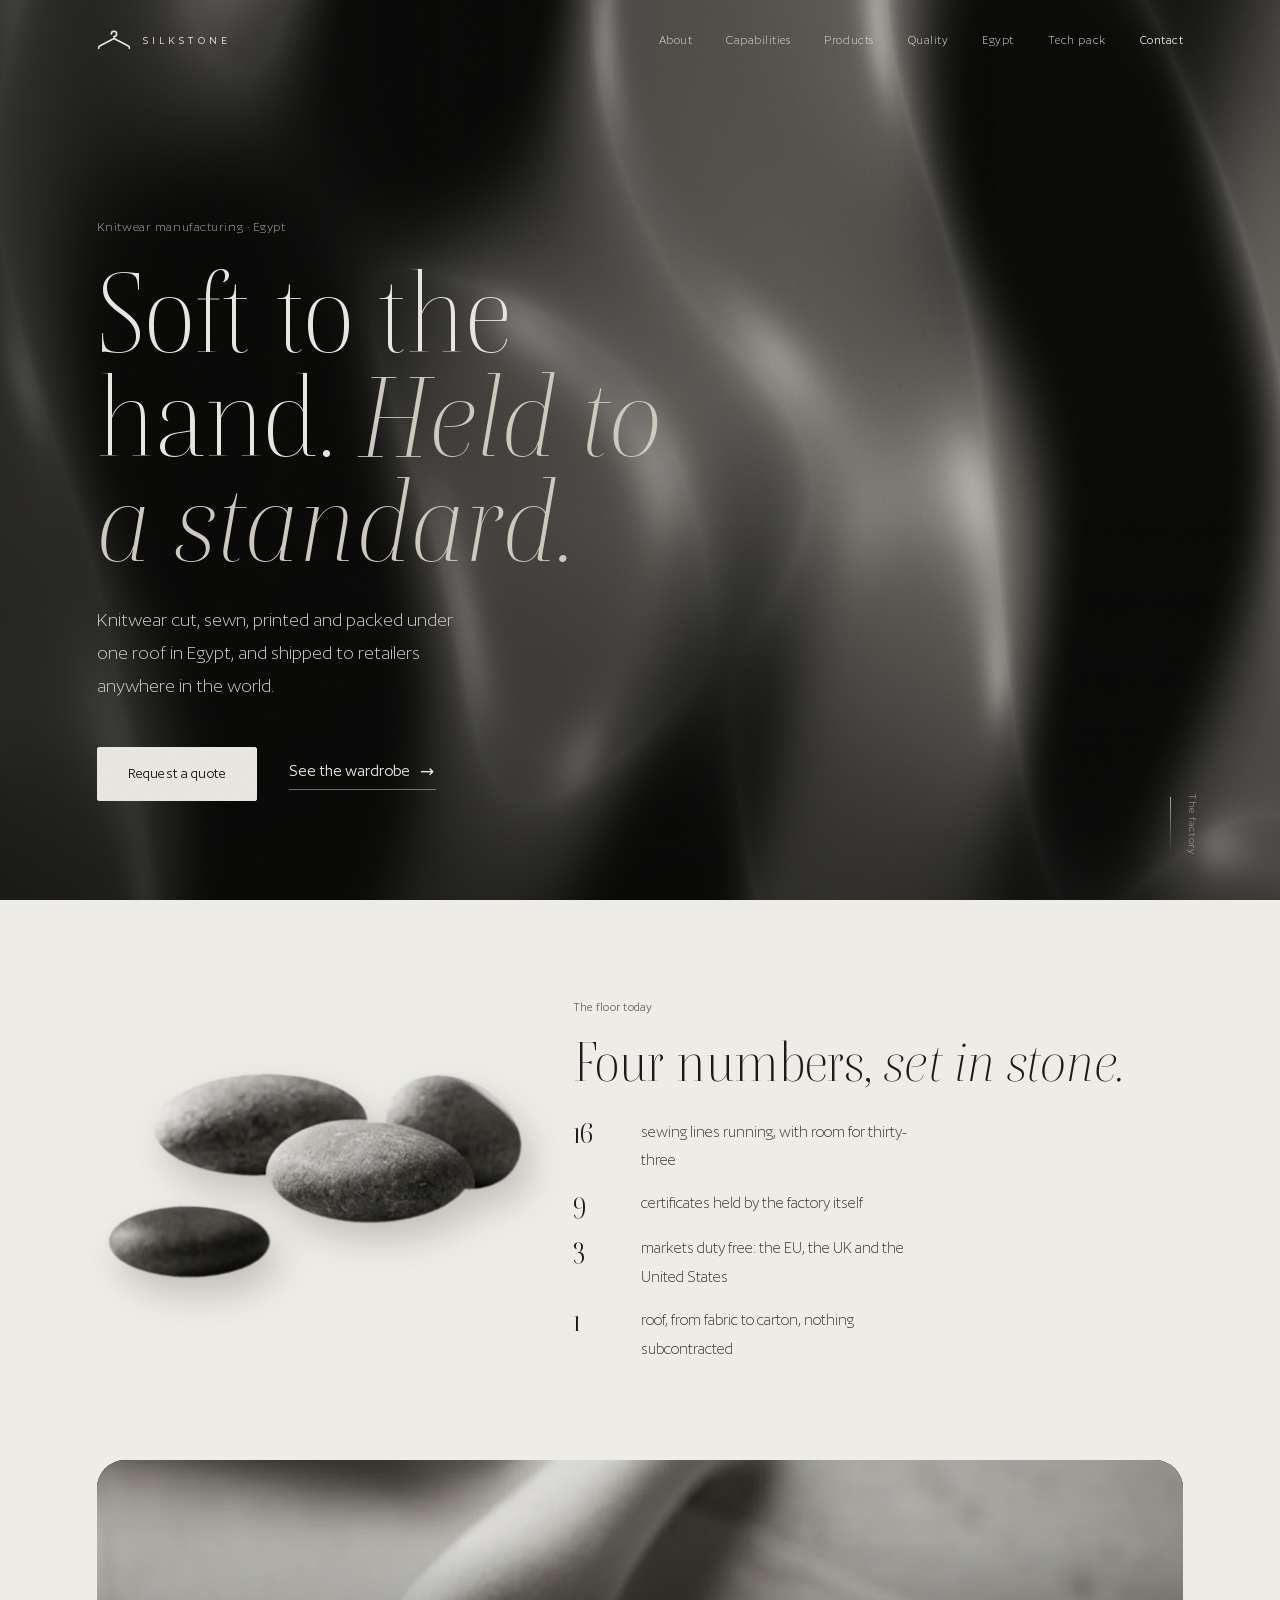
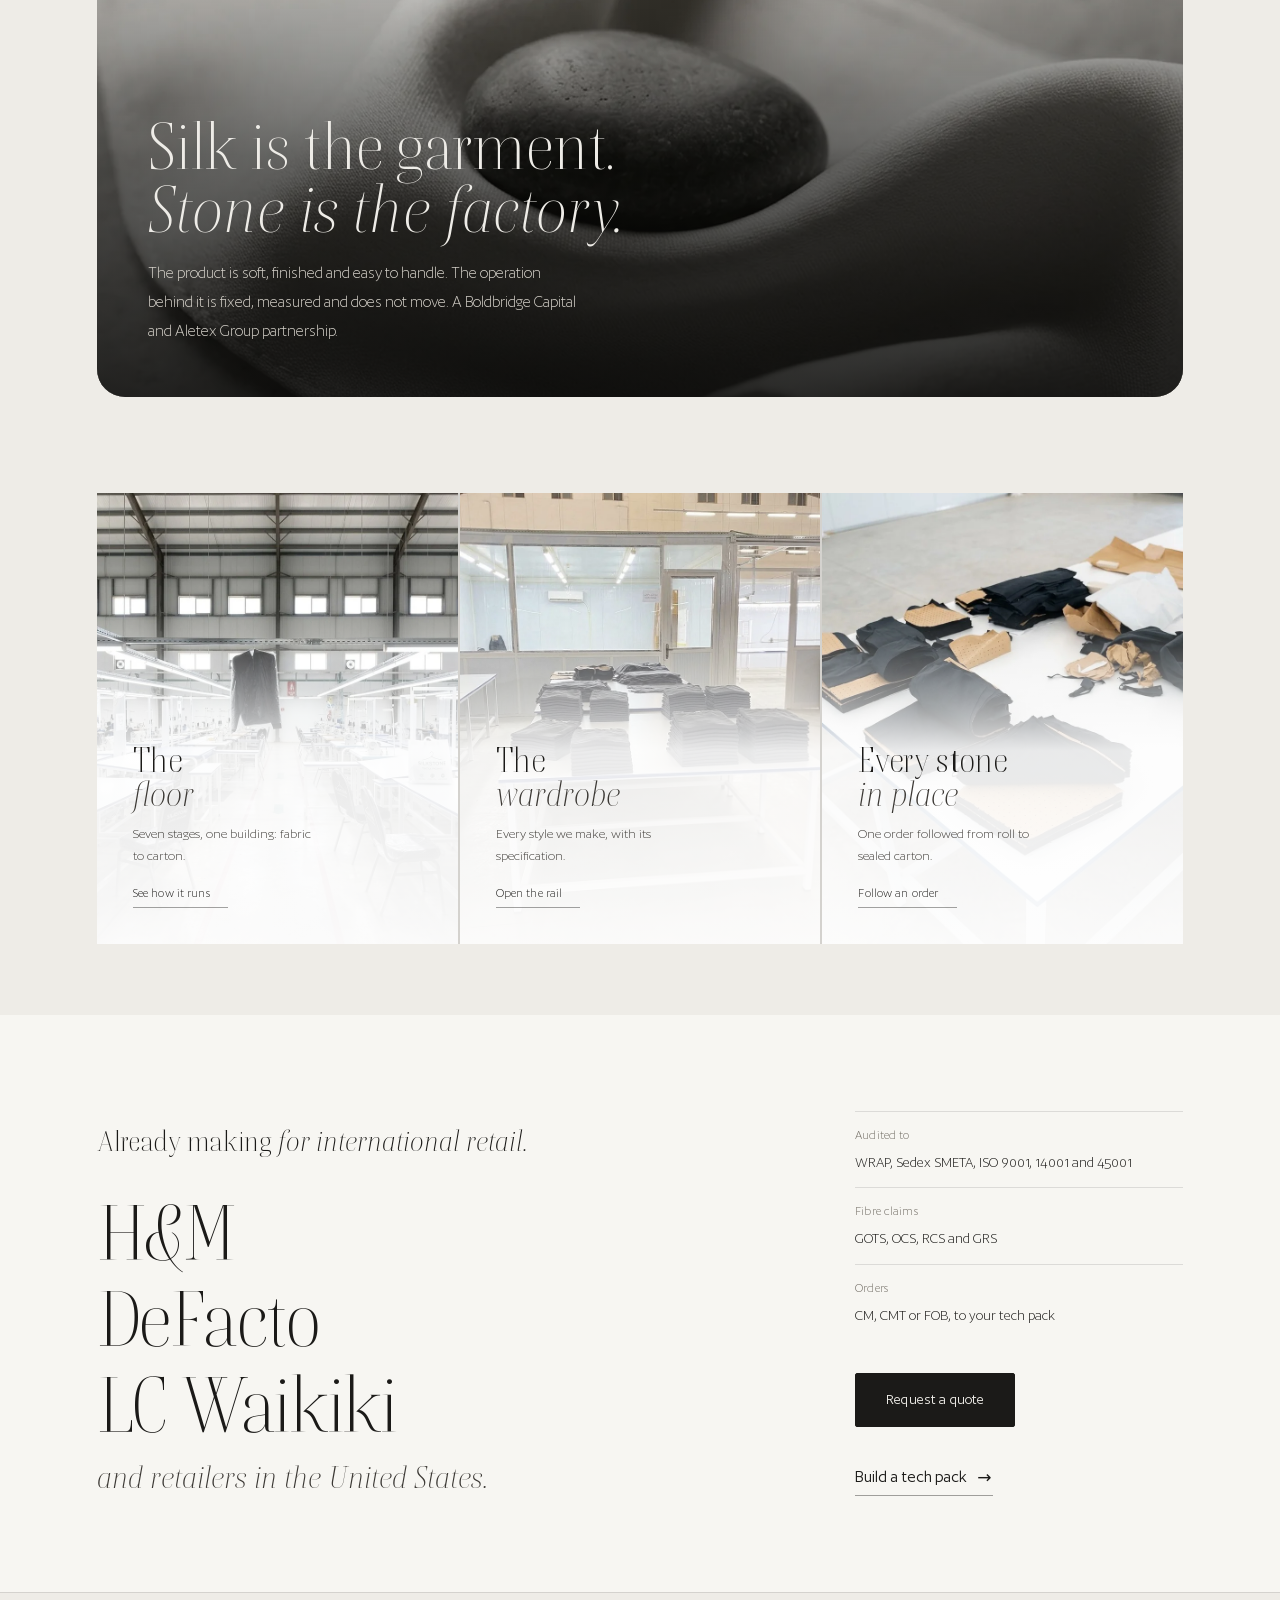
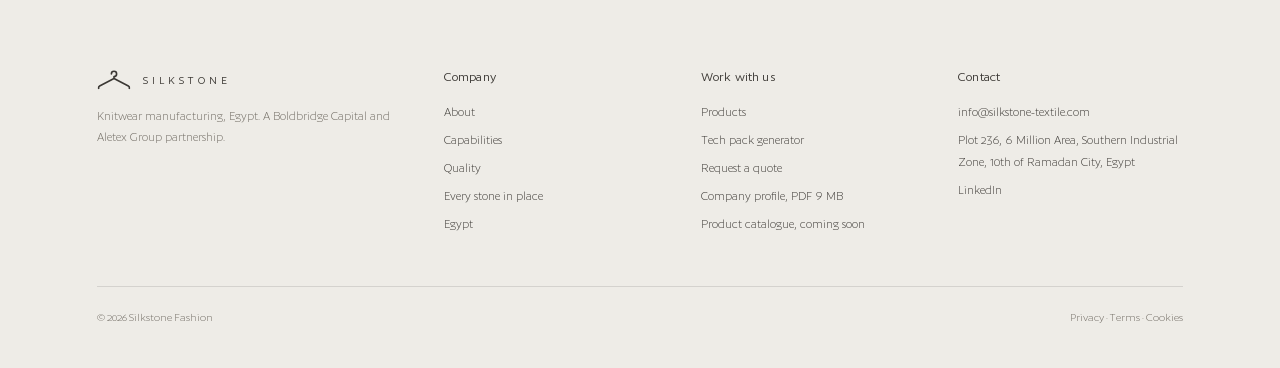
<file: index.html>
<!DOCTYPE html>
<html lang="en">
<head>
<meta charset="UTF-8">
<meta name="viewport" content="width=device-width, initial-scale=1.0">
<title>Silkstone Fashion · Knitwear manufacturer in Egypt</title>
<meta name="description" content="Silkstone Fashion makes knitwear in Egypt for international retail: 16 sewing lines, WRAP, Sedex, ISO and GOTS certified, cut, sewn and packed under one roof.">
<link rel="canonical" href="https://silkstone-textile.com/">
<link rel="icon" href="assets/logos/favicon.svg" type="image/svg+xml">
<meta property="og:type" content="website">
<meta property="og:site_name" content="Silkstone Fashion">
<meta property="og:title" content="Silkstone Fashion · Knitwear manufacturer in Egypt">
<meta property="og:description" content="Silkstone Fashion makes knitwear in Egypt for international retail: 16 sewing lines, WRAP, Sedex, ISO and GOTS certified, cut, sewn and packed under one roof.">
<meta property="og:url" content="https://silkstone-textile.com/">
<meta property="og:image" content="https://silkstone-textile.com/assets/og.jpg?v=3">
<meta property="og:image:width" content="1200">
<meta property="og:image:height" content="630">
<meta property="og:image:alt" content="Silkstone Fashion: knitwear made in Egypt, with the sewing floor">
<meta name="twitter:card" content="summary_large_image">
<link rel="apple-touch-icon" href="assets/logos/apple-touch-icon.png">
<link rel="preload" href="assets/fonts/boska-300.woff2" as="font" type="font/woff2" crossorigin>
<link rel="preload" href="assets/fonts/author-300.woff2" as="font" type="font/woff2" crossorigin>
<link rel="stylesheet" href="assets/styles.css?v=36">
<script type="application/ld+json">
{"@context":"https://schema.org","@type":"Organization","@id":"https://silkstone-textile.com/#org","name":"Silkstone Fashion","alternateName":"Silkstone Textile","url":"https://silkstone-textile.com/","logo":"https://silkstone-textile.com/assets/logos/silkstone.svg","email":"info@silkstone-textile.com","description":"Knitwear garment manufacturer in Egypt. T-shirts, sweatshirts, hoodies and jersey basics for international retailers. WRAP, Sedex, ISO 9001, ISO 14001, ISO 45001, GOTS, OCS, RCS and GRS certified.","address":{"@type":"PostalAddress","streetAddress":"Plot No. 236, 6 Million Area, Southern Industrial Zone","addressLocality":"10th of Ramadan City","addressCountry":"EG"},"sameAs":["https://www.linkedin.com/company/silkstone-fashion/"],"knowsAbout":["knitwear manufacturing","garment manufacturing","cut and sew","T-shirts","sweatshirts","hoodies","Egypt apparel export"]}
</script>
</head>
<body>

<a class="skip" href="#main">Skip to content</a>
<header class="nav"><div class="wrap">
  <a class="brand" href="index.html" aria-label="Silkstone home"><svg viewBox="0 0 104 62" aria-hidden="true"><path d="M44 12 A8 8 0 1 1 52 20 L52 26 L96 49 Q100 51 99 56 M52 26 L8 49 Q4 51 5 56"/></svg>SILKSTONE</a>
  <nav class="nav-links"><a href="about.html">About</a><a href="capabilities.html">Capabilities</a><a href="products.html">Products</a><a href="quality.html">Quality</a><a href="egypt.html">Egypt</a><a href="techpack.html">Tech pack</a><a class="nav-cta" href="contact.html">Contact</a></nav>
  <button class="burger" aria-label="Menu" aria-expanded="false"><span></span><span></span><span></span></button>
</div></header>
<div class="menu"><a href="index.html">Home</a><a href="about.html">About</a><a href="capabilities.html">Capabilities</a><a href="products.html">Products</a><a href="quality.html">Quality</a><a href="egypt.html">Egypt</a><a href="techpack.html">Tech pack</a><a href="contact.html">Contact</a></div>

<main id="main">
<section class="silk-hero" aria-labelledby="hero-h">
  <canvas id="silkHero" aria-hidden="true"></canvas>
  <div class="wrap">
    <p class="kicker">Knitwear manufacturing · Egypt</p>
    <h1 id="hero-h">Soft to the hand. <em>Held to a standard.</em></h1>
    <p class="lead">Knitwear cut, sewn, printed and packed under one roof in Egypt, and shipped to retailers anywhere in the world.</p>
    <div class="hero-actions"><a class="btn light" href="contact.html">Request a quote</a><a class="link arrow light" href="products.html"><span>See the wardrobe</span><i aria-hidden="true"><b>→</b><b>→</b></i></a></div>
  </div>
  <a class="scroll-cue" href="#floor"><span>The factory</span><i aria-hidden="true"></i></a>
</section>

<section class="lw-stones" id="floor"><div class="wrap">
  <figure class="stone-set" aria-label="Four smooth stones"><img src="assets/img/stones-1335.webp" srcset="assets/img/stones-loose-800.webp 800w, assets/img/stones-1335.webp 1335w" sizes="(max-width:900px) 90vw, 40vw" alt="Four smooth stones" width="1335" height="665" loading="lazy"></figure>
  <div>
    <p class="label">The floor today</p>
    <h2>Four numbers, <em>set in stone.</em></h2>
    <ul class="legend">
      <li><b>16</b><span>sewing lines running, with room for thirty-three</span></li>
      <li><b>9</b><span>certificates held by the factory itself</span></li>
      <li><b>3</b><span>markets duty free: the EU, the UK and the United States</span></li>
      <li><b>1</b><span>roof, from fabric to carton, nothing subcontracted</span></li>
    </ul>
  </div>
</div></section>

<section class="silkband-wrap" style="padding-top:0"><div class="wrap">
  <div class="silkband"><img src="assets/img/silk-stone-band-1400.webp" srcset="assets/img/silk-stone-band-800.webp 800w, assets/img/silk-stone-band-1400.webp 1400w" sizes="100vw" alt="A smooth stone resting on a fold of silk" width="1400" height="788" loading="lazy">
    <div class="t"><h2>Silk is the garment. <em>Stone is the factory.</em></h2><p>The product is soft, finished and easy to handle. The operation behind it is fixed, measured and does not move. A Boldbridge Capital and Aletex Group partnership.</p></div>
  </div>
</div></section>

<section class="tight" style="padding-top:0"><div class="wrap">
  <div class="doors rv">
    <a class="door has-img" href="capabilities.html"><img src="assets/img/photo-floor-sewing-1400.webp" srcset="assets/img/photo-floor-sewing-800.webp 800w, assets/img/photo-floor-sewing-1400.webp 1400w" sizes="(max-width:900px) 100vw, 33vw" alt="The sewing floor at Silkstone" width="922" height="1152" loading="lazy"><div class="t"><h2>The <em>floor</em></h2><p>Seven stages, one building: fabric to carton.</p><span class="go">See how it runs <i aria-hidden="true">→</i></span></div></a>
    <a class="door has-img" href="products.html"><img src="assets/img/photo-floor-folded-1400.webp" srcset="assets/img/photo-floor-folded-800.webp 800w, assets/img/photo-floor-folded-1400.webp 1400w" sizes="(max-width:900px) 100vw, 33vw" alt="Folded garments checked on the finishing tables" width="922" height="1152" loading="lazy"><div class="t"><h2>The <em>wardrobe</em></h2><p>Every style we make, with its specification.</p><span class="go">Open the rail <i aria-hidden="true">→</i></span></div></a>
    <a class="door has-img" href="traced-order.html"><img src="assets/img/photo-floor-bundles-1400.webp" srcset="assets/img/photo-floor-bundles-800.webp 800w, assets/img/photo-floor-bundles-1400.webp 1400w" sizes="(max-width:900px) 100vw, 33vw" alt="Cut bundles with their markers on the cutting table" width="922" height="1152" loading="lazy"><div class="t"><h2>Every stone <em>in place</em></h2><p>One order followed from roll to sealed carton.</p><span class="go">Follow an order <i aria-hidden="true">→</i></span></div></a>
  </div>
</div></section>

<section class="closing white"><div class="wrap">
  <div class="close-grid">
    <div class="rv">
      <h2 class="close-title">Already making <em>for international retail.</em></h2>
      <ul class="clients" aria-label="Clients">
        <li>H&amp;M</li>
        <li>DeFacto</li>
        <li>LC Waikiki</li>
        <li class="silk">and retailers in the United States.</li>
      </ul>
    </div>
    <div class="close-side rv">
      <dl class="close-facts">
        <div><dt>Audited to</dt><dd>WRAP, Sedex SMETA, ISO 9001, 14001 and 45001</dd></div>
        <div><dt>Fibre claims</dt><dd>GOTS, OCS, RCS and GRS</dd></div>
        <div><dt>Orders</dt><dd>CM, CMT or FOB, to your tech pack</dd></div>
      </dl>
      <div class="hero-actions" style="margin-top:32px;justify-content:flex-start"><a class="btn solid" href="contact.html">Request a quote</a><a class="link arrow" href="techpack.html"><span>Build a tech pack</span><i aria-hidden="true"><b>→</b><b>→</b></i></a></div>
    </div>
  </div>
</div></section>
</main>

<footer><div class="wrap">
  <div class="cols">
    <div><div class="brand"><svg viewBox="0 0 104 62" aria-hidden="true"><path d="M44 12 A8 8 0 1 1 52 20 L52 26 L96 49 Q100 51 99 56 M52 26 L8 49 Q4 51 5 56"/></svg>SILKSTONE</div><p class="small" style="margin-top:16px">Knitwear manufacturing, Egypt. A Boldbridge Capital and Aletex Group partnership.</p></div>
    <div><h3>Company</h3><a href="about.html">About</a><a href="capabilities.html">Capabilities</a><a href="quality.html">Quality</a><a href="traced-order.html">Every stone in place</a><a href="egypt.html">Egypt</a></div>
    <div><h3>Work with us</h3><a href="products.html">Products</a><a href="techpack.html">Tech pack generator</a><a href="contact.html">Request a quote</a><a href="profile/Silkstone_Company_Profile_2026.pdf" download>Company profile, PDF 9 MB</a><a href="products.html#catalogue">Product catalogue, coming soon</a></div>
    <div><h3>Contact</h3><a href="mailto:info@silkstone-textile.com">info@silkstone-textile.com</a><a href="contact.html">Plot 236, 6 Million Area, Southern Industrial Zone, 10th of Ramadan City, Egypt</a><a href="https://www.linkedin.com/company/silkstone-fashion/" target="_blank" rel="noopener">LinkedIn</a></div>
  </div>
  <div class="bottom"><span>© 2026 Silkstone Fashion</span><span><a href="legal.html#privacy">Privacy</a> · <a href="legal.html#terms">Terms</a> · <a href="legal.html#cookies">Cookies</a></span></div>
</div></footer>

<script src="assets/site.js?v=34"></script>
<script src="assets/kit.js?v=30"></script>
<script src="assets/home.js?v=32"></script>
</body>
</html>
</file>
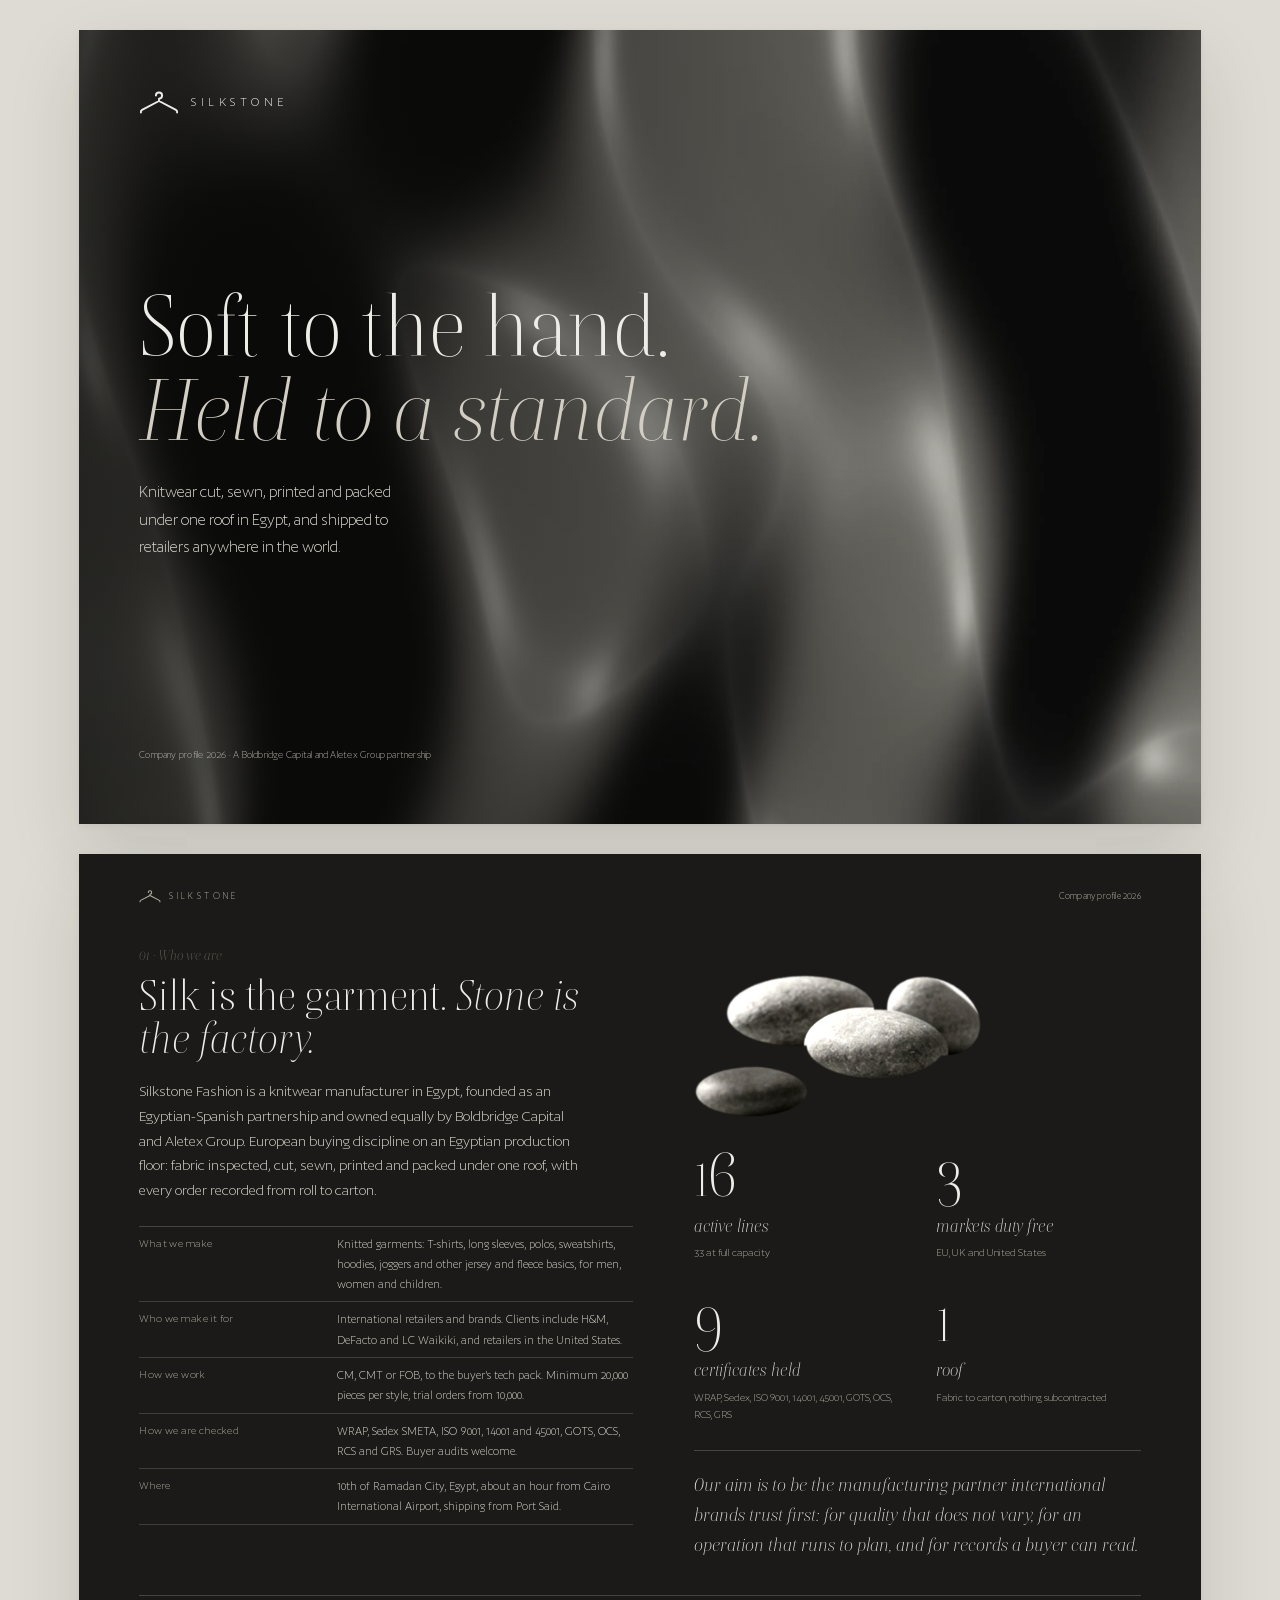
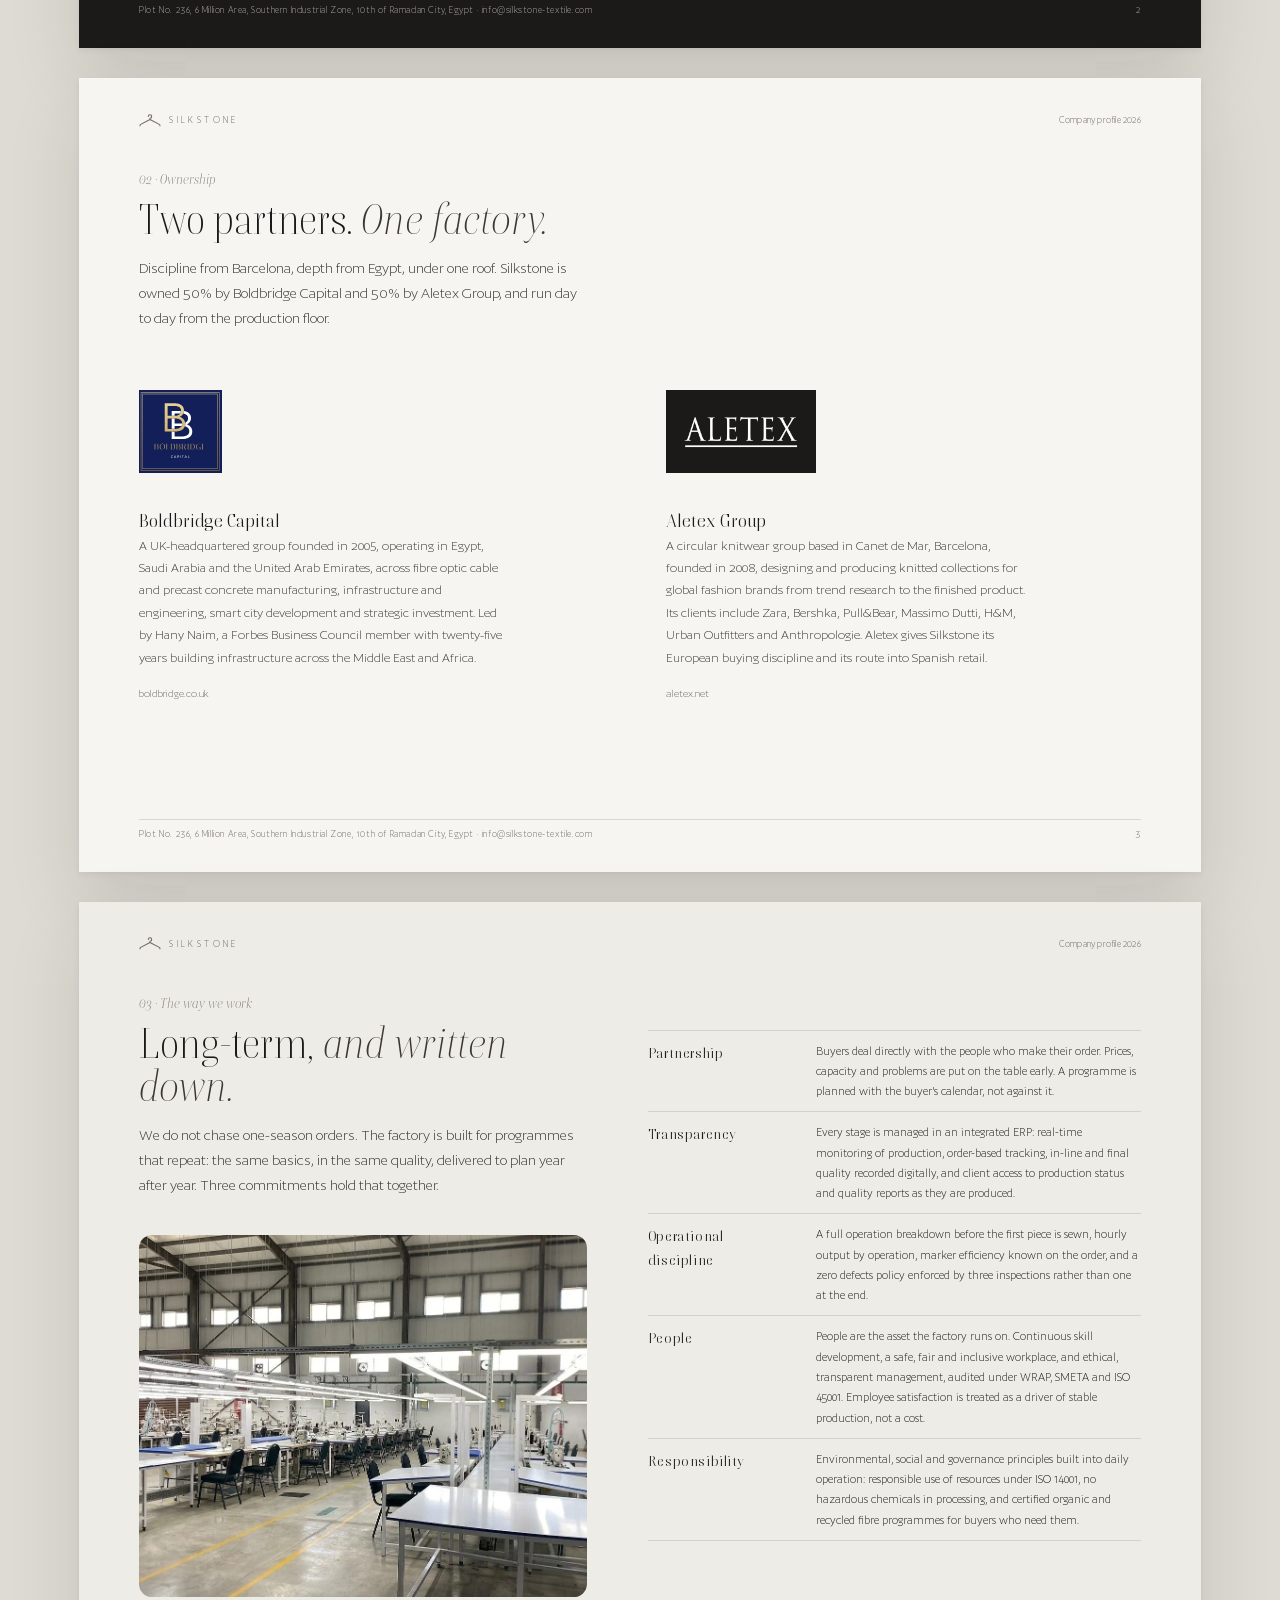
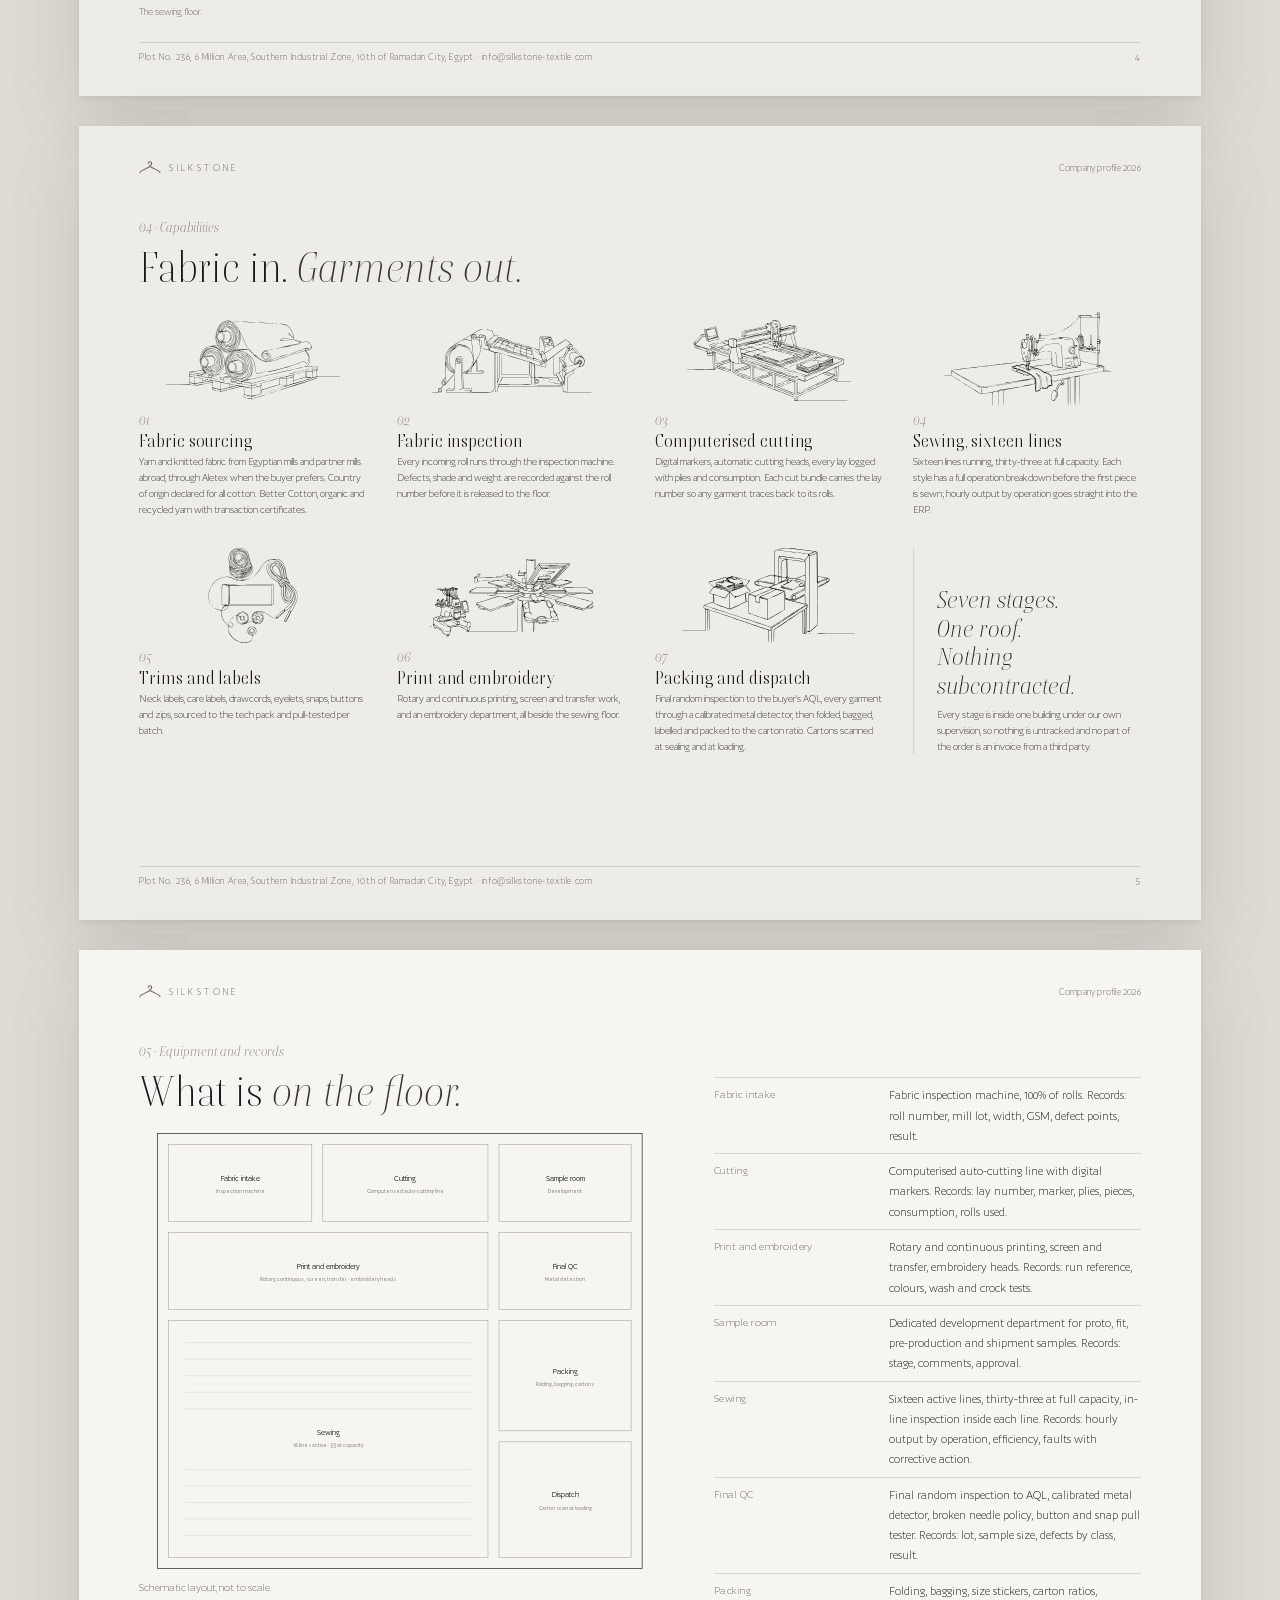
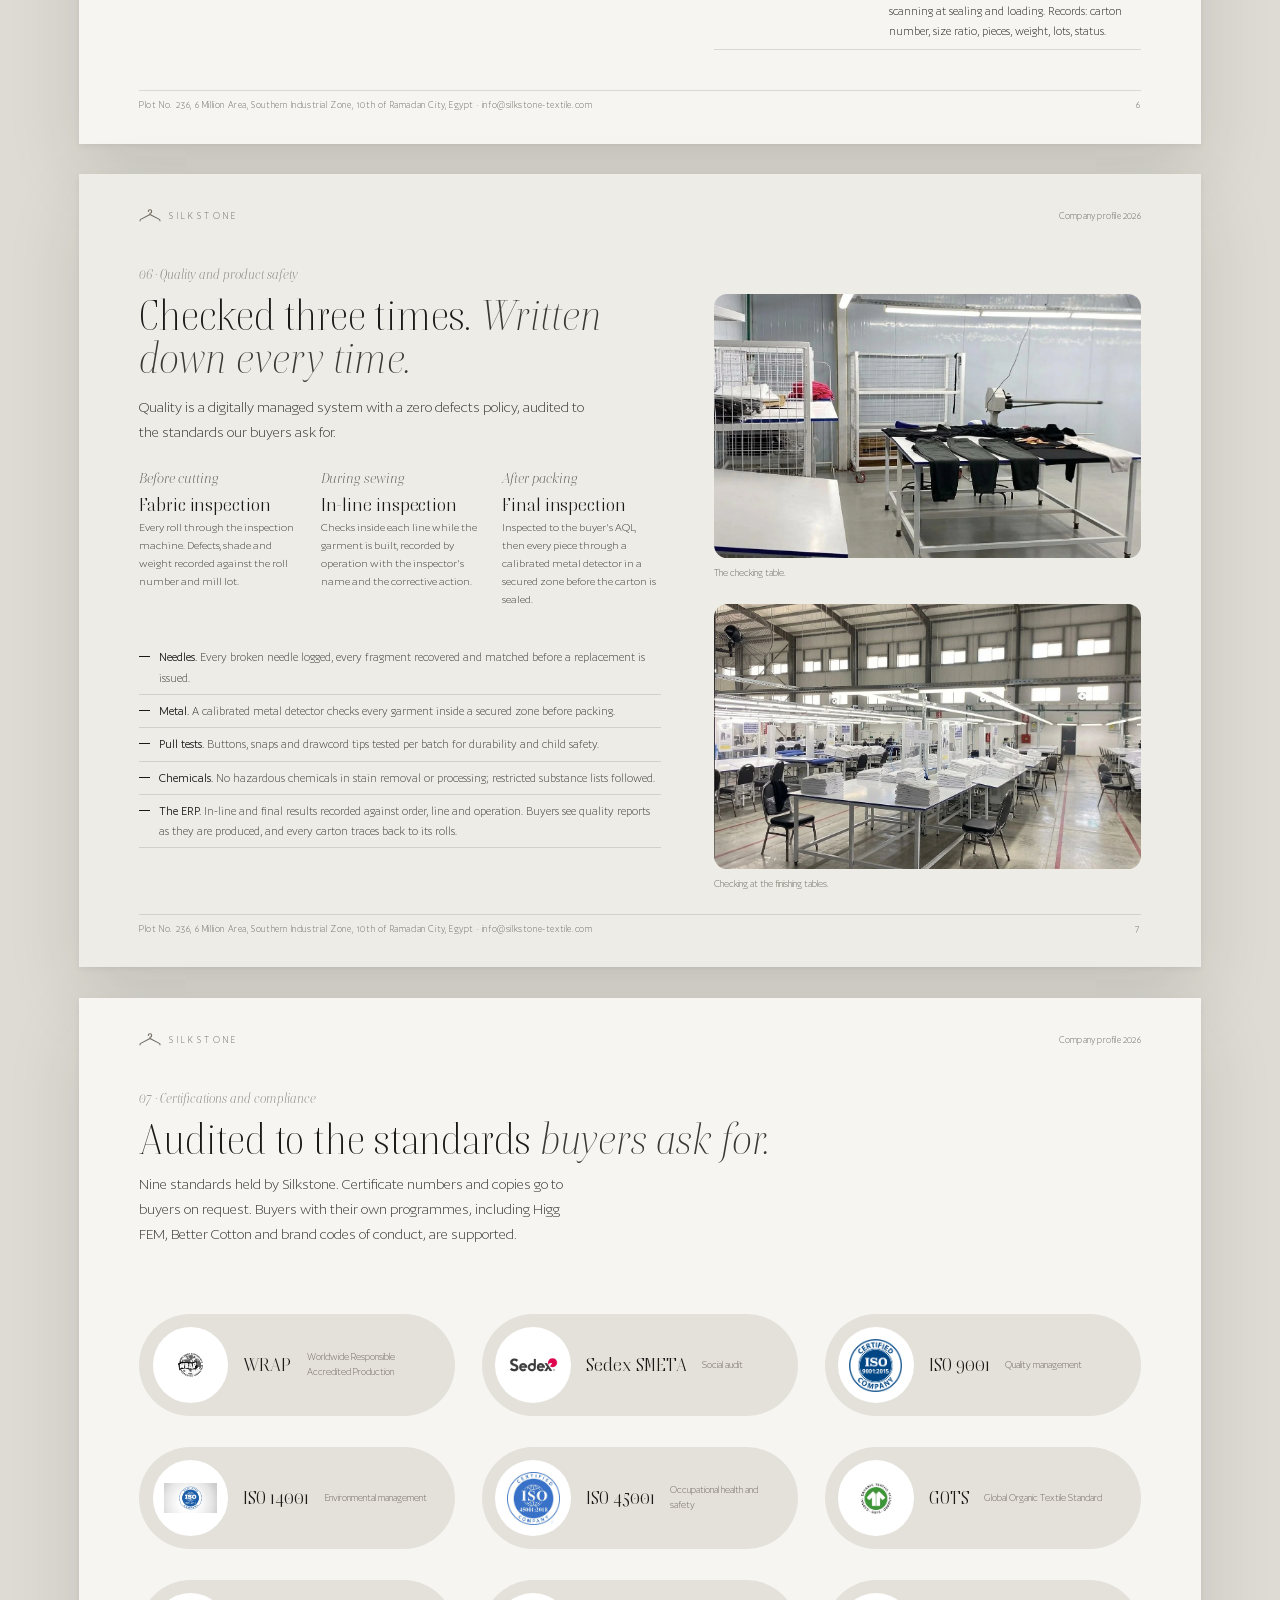
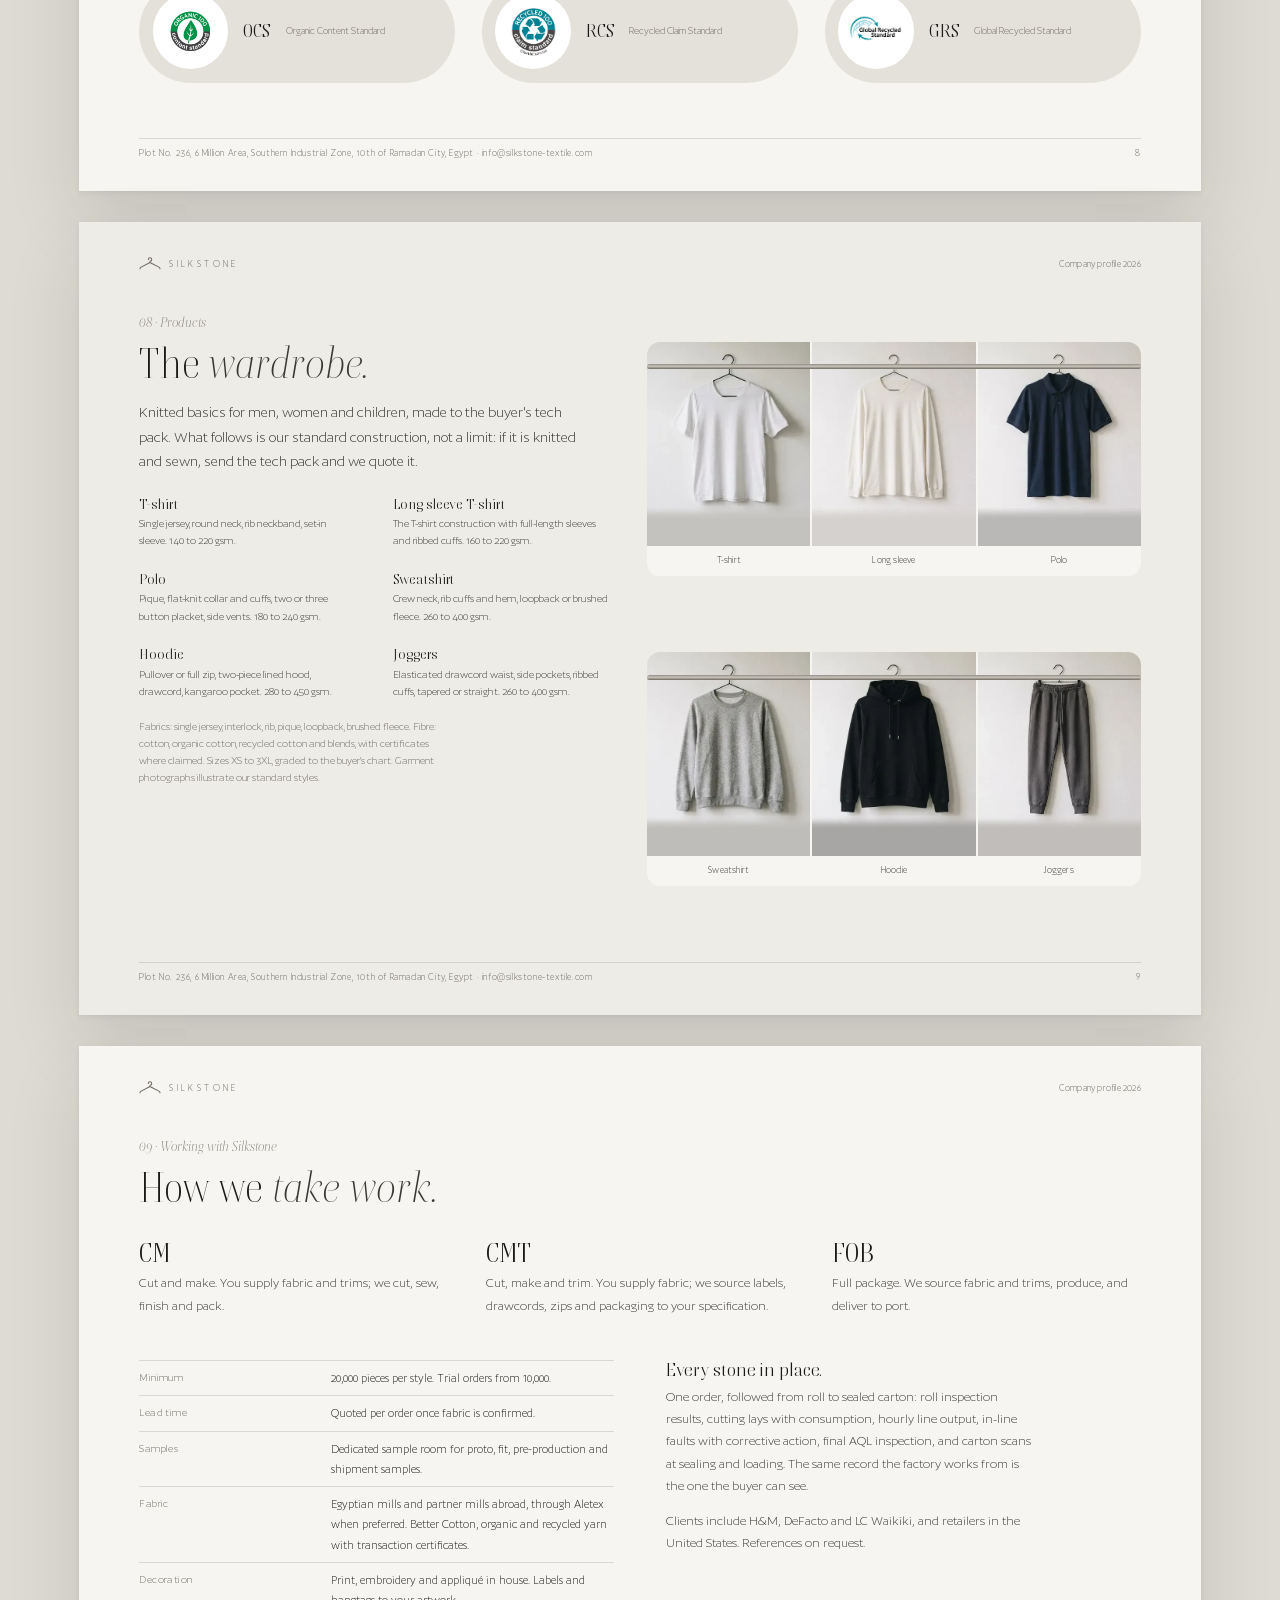
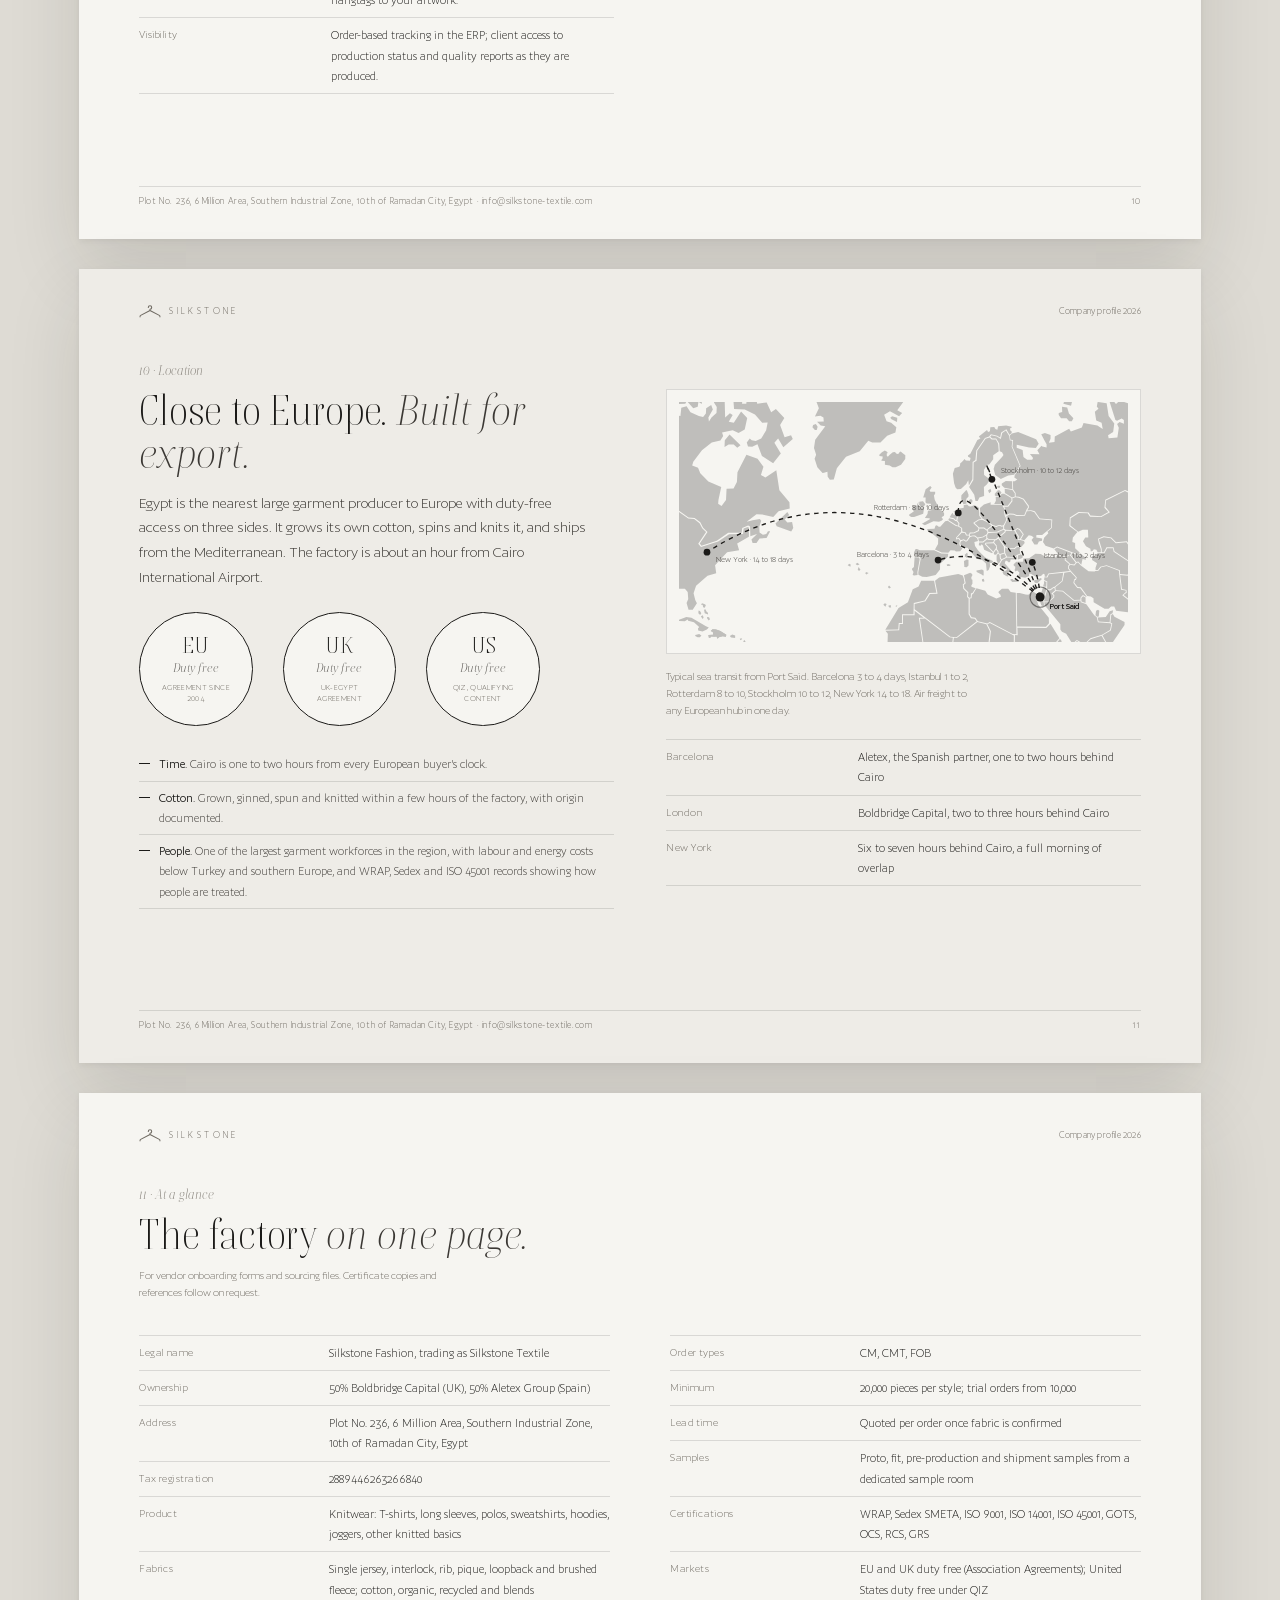
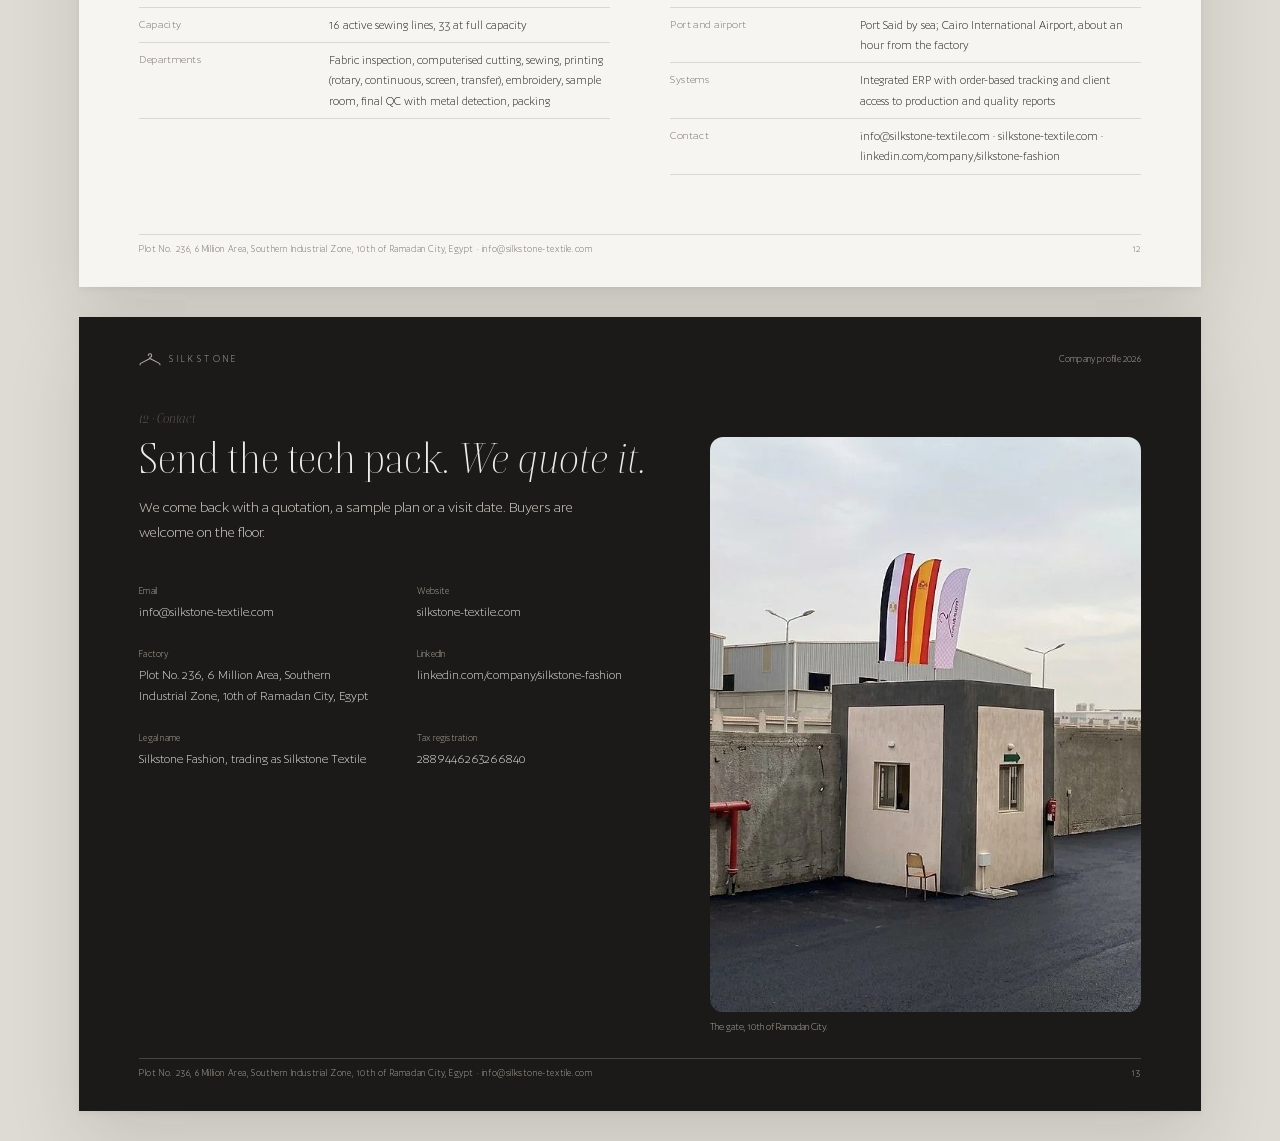
<file: profile/index.html>
<!DOCTYPE html>
<html lang="en">
<head>
<meta charset="UTF-8">
<meta name="viewport" content="width=device-width, initial-scale=1.0">
<title>Silkstone Fashion · Company profile 2026</title>
<meta name="robots" content="noindex">
<link rel="icon" href="../assets/logos/favicon.svg" type="image/svg+xml">

<style>
:root{--white:#FFFFFF;--bone:#F3F1EC;--sand:#E9E3D8;--ash:#6F6B63;--graphite:#4A4844;--black:#151513;--line:rgba(21,21,19,.14);--line-strong:rgba(21,21,19,.4);
  --font:"Archivo",system-ui,sans-serif;--stone:"Archivo Black","Archivo",sans-serif;--silk:"Bodoni Moda","Didot",Georgia,serif;--m:16mm}
*{box-sizing:border-box}
html,body{margin:0;background:#dedbd4;color:var(--black);font-family:var(--font);font-weight:300;font-size:10.5pt;line-height:1.6;-webkit-font-smoothing:antialiased}
.page{width:297mm;height:210mm;position:relative;overflow:hidden;background:var(--bone);margin:8mm auto;page-break-after:always;break-after:page;padding:var(--m)}
.page.white{background:var(--white)}
.page.dark{background:radial-gradient(120% 140% at 20% 0%,#2E2C28 0%,#1B1A17 55%,#151513 100%);color:var(--bone)}
@media print{html,body{background:#fff}.page{margin:0;box-shadow:none}@page{size:A4 landscape;margin:0}}
@media screen{.page{box-shadow:0 30px 70px rgba(21,21,19,.12),0 2px 6px rgba(21,21,19,.06)}}
h1,h2,h3{font-family:var(--stone);font-weight:400;margin:0;letter-spacing:-.02em;line-height:1.02}
h1{font-size:46pt;line-height:.98}
h2{font-size:28pt}
h3{font-size:13pt}
em,.silk{font-family:var(--silk);font-style:italic;font-weight:400;font-variation-settings:"opsz" 72;letter-spacing:0;color:var(--graphite)}
h1 em,h2 em{font-size:1.06em}
.dark em,.dark .silk{color:var(--bone)}
p{margin:0 0 .9em;max-width:62ch}
.lead{font-size:12.5pt;line-height:1.55;color:var(--graphite);max-width:50ch}
.muted{color:var(--graphite)}
.small{font-size:8.5pt;color:var(--ash);line-height:1.5}
.label{font-size:7.5pt;letter-spacing:.3em;text-transform:uppercase;color:var(--ash);font-weight:400}
.dark .label,.dark .small{color:#B4AFA3}
.dark p{color:#D9D5CC}
/* running head and foot */
.head{position:absolute;left:var(--m);right:var(--m);top:9mm;display:flex;justify-content:space-between;align-items:center;font-size:7.5pt;letter-spacing:.24em;text-transform:uppercase;color:var(--ash)}
.head .brand{display:flex;align-items:center;gap:8px;letter-spacing:.34em}
.head .brand svg{width:22px;height:auto;overflow:visible}
.head .brand svg path{fill:none;stroke:currentColor;stroke-width:5;stroke-linecap:round;stroke-linejoin:round}
.dark .head{color:#B4AFA3}
.foot{position:absolute;left:var(--m);right:var(--m);bottom:8mm;display:flex;justify-content:space-between;font-size:7.5pt;letter-spacing:.06em;color:var(--ash);border-top:1px solid var(--line);padding-top:6px}
.dark .foot{color:#B4AFA3;border-color:rgba(243,241,236,.2)}
.n{font-family:var(--silk);font-style:italic;font-size:11pt;color:var(--ash);display:block;margin-bottom:8px}
.body{position:absolute;left:var(--m);right:var(--m);top:24mm;bottom:20mm;overflow:hidden;display:flex;flex-direction:column}
.body>.two,.body>.contact-grid,.body>.wardrobe,.body>.stages{flex:1;height:auto;min-height:0}
.two>*{min-height:0;min-width:0}
/* grids */
.two{display:grid;grid-template-columns:1fr 1fr;gap:14mm;height:100%}
.two.narrow{grid-template-columns:1.1fr .9fr}
.three{display:grid;grid-template-columns:repeat(3,1fr);gap:10mm}
.four{display:grid;grid-template-columns:repeat(4,1fr);gap:8mm}
.fig{margin:0;height:100%;display:flex;flex-direction:column}
.fig img{width:100%;flex:1;min-height:0;object-fit:cover;display:block}
.fig figcaption{font-size:8pt;color:var(--ash);margin-top:6px}
.blank{display:grid;place-items:center;text-align:center;color:var(--ash);font-size:8.5pt;letter-spacing:.04em;line-height:1.6;background:var(--white);border:1px solid var(--line);background-image:repeating-linear-gradient(135deg,transparent 0 22px,rgba(21,21,19,.035) 22px 23px)}
.rows{border-top:1px solid var(--line)}
.row{display:grid;grid-template-columns:34% 1fr;gap:8mm;padding:7px 0;border-bottom:1px solid var(--line);font-size:9.5pt}
.row .k{color:var(--ash);font-size:8.5pt;letter-spacing:.04em;padding-top:1px}
.rows.dk{border-color:rgba(243,241,236,.2)}.rows.dk .row{border-color:rgba(243,241,236,.16);color:#D9D5CC}.rows.dk .row .k{color:#B4AFA3}
.dash{list-style:none;padding:0;margin:0}
.dash li{position:relative;padding:6px 0 6px 20px;border-bottom:1px solid var(--line);color:var(--graphite);font-size:9.5pt}
.dash li::before{content:"";position:absolute;left:0;top:15px;width:11px;height:1px;background:var(--black)}
.dash li b{color:var(--black);font-weight:400}
/* cover */
.cover{background:var(--bone) url(../assets/img/limestone-2000.webp) center/cover no-repeat}
.cover::before{content:"";position:absolute;inset:0;background:linear-gradient(180deg,rgba(243,241,236,.82),rgba(243,241,236,.7) 50%,rgba(243,241,236,.92))}
.cover .in{position:relative;height:100%;display:flex;flex-direction:column;justify-content:space-between}
.cover .brand{display:flex;align-items:center;gap:12px;font-size:10pt;letter-spacing:.34em}
.cover .brand svg{width:40px;overflow:visible}
.cover .brand svg path{fill:none;stroke:currentColor;stroke-width:5;stroke-linecap:round;stroke-linejoin:round}
.cover h1{max-width:18ch;font-size:44pt}
.cover .silk{display:block;font-size:22pt;margin-top:10px;color:var(--black)}
.cover .meta{display:flex;justify-content:space-between;align-items:flex-end;font-size:8pt;letter-spacing:.24em;text-transform:uppercase;color:var(--graphite)}
/* figures slab */
.figs{display:grid;grid-template-columns:repeat(4,1fr);gap:10mm;align-items:start}
.figs b{display:block;font-family:var(--stone);font-weight:400;font-size:52pt;line-height:1;color:var(--white);letter-spacing:-.03em}
.figs i{display:block;font-family:var(--silk);font-size:14pt;color:var(--bone);margin-top:6px}
.figs small{display:block;color:#B4AFA3;font-size:8.5pt;margin-top:6px;line-height:1.5}
/* partners */
.partner .plogo{height:26mm;display:flex;align-items:center;margin-bottom:8mm}
.partner .plogo img{height:22mm;width:auto}
.partner .plogo .darkbox{background:var(--black);height:22mm;display:flex;align-items:center;padding:0 18px}
.partner .plogo .darkbox img{height:auto;width:30mm}
/* stages */
.stages{display:grid;grid-template-columns:repeat(4,1fr);gap:8mm 8mm;height:100%;align-content:start}
.stage img{width:100%;height:25mm;object-fit:contain;display:block;margin-bottom:4px}
.stage h3{font-size:11.5pt;margin-bottom:4px}
.stage p{font-size:8.2pt;color:var(--graphite);line-height:1.45;margin:0}
.stage .num{font-family:var(--silk);font-style:italic;color:var(--ash);font-size:10pt}
.stage.closing{display:flex;flex-direction:column;justify-content:flex-end;border-left:1px solid var(--line);padding-left:6mm}
/* plan */
.plan{width:100%;height:auto;max-height:118mm;display:block}
.plan .shell{fill:none;stroke:var(--black);stroke-width:1.2}
.plan rect.r{fill:var(--white);stroke:var(--line-strong);stroke-width:1}
.plan text{font-size:15px;fill:var(--black);text-anchor:middle;font-family:var(--font);font-weight:400}
.plan text.sub{font-size:10px;fill:var(--ash)}
.plan .lines line{stroke:var(--line);stroke-width:1}
/* certificates */
.frames{display:grid;grid-template-columns:repeat(5,1fr);gap:6mm}
.frame{background:var(--white);border:1px solid var(--black);padding:6px;text-align:center;box-shadow:0 10px 24px rgba(21,21,19,.08)}
.frame .mat{border:1px solid var(--line);aspect-ratio:3/2;display:grid;place-items:center;padding:10px}
.frame .mat img{max-height:14mm;max-width:70%;filter:grayscale(1);opacity:.85}
.frame b{display:block;font-family:var(--stone);font-weight:400;font-size:9pt;margin:8px 0 2px}
.frame span{display:block;font-size:7.5pt;color:var(--graphite);line-height:1.4;padding:0 4px}
/* wardrobe */
.rail{position:relative;background:var(--white);border:1px solid var(--line);padding:0;align-self:start}
.rail .steel{position:absolute;left:0;right:0;top:6mm;height:5px;background:linear-gradient(180deg,#8f8b84,#c9c5bd 45%,#6f6b63);border-radius:3px;z-index:2}
.rail .strip{display:grid;grid-template-columns:repeat(3,1fr);gap:2px}
.wardrobe{display:grid;grid-template-columns:1fr 1.05fr;grid-template-rows:1fr 1fr;gap:6mm 10mm;height:100%}
.wardrobe>div:first-child{grid-row:1/span 2}
.rail .strip div{text-align:center;font-size:7.5pt;letter-spacing:.2em;text-transform:uppercase;color:var(--graphite);padding-bottom:8px}
.rail .strip img{width:100%;height:54mm;object-fit:cover;object-position:50% 20%;display:block;margin-bottom:6px}
.specs{display:grid;grid-template-columns:repeat(3,1fr);gap:6mm 10mm;margin-top:8mm}
.spec h3{font-size:11pt;margin-bottom:3px}
.spec p{font-size:8.6pt;color:var(--graphite);line-height:1.5;margin:0}
/* map */
.routemap{position:relative;background:var(--white);border:1px solid var(--line);padding:3mm;height:70mm}
.routemap .crop{position:relative;overflow:hidden;height:100%}
.routemap .inner{position:absolute;width:237%;left:-55%;top:-34%}
.routemap .inner img{width:100%;opacity:.22;filter:grayscale(1);display:block}
.routes{position:absolute;inset:0;width:100%;height:100%}
.routes path{fill:none;stroke:var(--black);stroke-width:1.2;stroke-dasharray:4 4}
.routes circle{fill:var(--black)}
.routes text{font-size:7.5px;fill:var(--graphite);font-family:var(--font)}
.routes .home text{font-size:8px;fill:var(--black);font-weight:500}
.routes .home .ring{fill:none;stroke:var(--black);stroke-width:1;opacity:.5}
.stamps{display:flex;gap:8mm;margin-top:6mm}
.stamp{width:30mm;aspect-ratio:1;border:1px solid var(--black);border-radius:50%;display:grid;place-content:center;text-align:center;padding:8px;box-shadow:inset 0 0 0 3px var(--white),inset 0 0 0 4px var(--black);background:var(--white)}
.stamp b{font-family:var(--stone);font-weight:400;font-size:15pt;display:block;line-height:1}
.stamp span{display:block;font-family:var(--silk);font-style:italic;font-size:9.5pt;color:var(--graphite);margin-top:2px}
.stamp small{display:block;font-size:6.3pt;letter-spacing:.04em;text-transform:uppercase;color:var(--ash);margin-top:4px;line-height:1.3;max-width:22mm;margin-left:auto;margin-right:auto}
/* contact */
.contact-grid{display:grid;grid-template-columns:1.2fr 1fr;gap:14mm;height:100%}
.facts{display:grid;grid-template-columns:1fr 1fr;gap:6mm 10mm;margin:0}
.facts dt{font-size:7.5pt;letter-spacing:.2em;text-transform:uppercase;color:var(--ash);margin-bottom:3px}
.facts dd{margin:0;font-size:10pt}
.dark .facts dt{color:#B4AFA3}
.dark .facts dd{color:var(--bone)}

/* 2026-09-30: restyled to match the website (Boska + Author, limewash paper, grey photographs with soft corners) */
@font-face{font-family:"Boska";src:url("../assets/fonts/boska-300.woff2") format("woff2");font-weight:300}
@font-face{font-family:"Boska";src:url("../assets/fonts/boska-300i.woff2") format("woff2");font-weight:300;font-style:italic}
@font-face{font-family:"Boska";src:url("../assets/fonts/boska-400.woff2") format("woff2");font-weight:400}
@font-face{font-family:"Boska";src:url("../assets/fonts/boska-400i.woff2") format("woff2");font-weight:400;font-style:italic}
@font-face{font-family:"Author";src:url("../assets/fonts/author-300.woff2") format("woff2");font-weight:300}
@font-face{font-family:"Author";src:url("../assets/fonts/author-400.woff2") format("woff2");font-weight:400}
@font-face{font-family:"Author";src:url("../assets/fonts/author-500.woff2") format("woff2");font-weight:500}
:root{--white:#F6F5F1;--bone:#EEECE7;--ash:#6E6961;--graphite:#3B3834;--black:#1B1A18;--line:rgba(27,26,24,.13);--line-strong:rgba(27,26,24,.38);
  --font:"Author",system-ui,sans-serif;--stone:"Boska",Georgia,serif;--silk:"Boska",Georgia,serif}
html,body{font-weight:300}
h1,h2,h3{font-family:var(--stone);font-weight:300;letter-spacing:-.005em;line-height:1.04}
h2{font-size:31pt}
h3{font-weight:400;font-size:14pt}
em,.silk{font-family:var(--silk);font-style:italic;font-weight:300;font-variation-settings:normal}
h1 em,h2 em{font-size:1em}
.lead{font-size:12pt}
.label,.head,.facts dt,.cover .meta,.rail .strip div{text-transform:none!important;letter-spacing:.02em!important}
.head .brand{letter-spacing:.34em!important}
.n{font-size:10pt}
.page.dark{background:#1B1A18}
.fig img{border-radius:3.5mm}
.figs b{font-family:var(--stone);font-weight:300;font-size:58pt;color:var(--bone)}
.figs i{font-size:13pt}
.p-stones{height:38mm;display:flex;align-items:center}.p-stones img{height:100%;width:auto;filter:brightness(1.35) contrast(1.05)}
.dark .figs b{font-size:46pt}
.stage h3{font-size:13pt}
.stage.closing .silk{font-size:18pt!important}
.rail{border-radius:3.5mm;overflow:hidden;border:0;background:var(--white)}
.stamp{background:var(--white);box-shadow:none}
.stamp b{font-family:var(--stone);font-weight:300;font-size:17pt}
.row .k[style*="--stone"]{font-weight:400}
/* certificates as the website shows them */
.frames{grid-template-columns:repeat(3,1fr);gap:5mm 6mm}
.frame{display:flex;align-items:center;gap:4mm;text-align:left;border:0;border-radius:999px;background:#E4E1DA;padding:2.6mm 6mm 2.6mm 2.6mm;box-shadow:none}
.frame .mat{border:0;aspect-ratio:1;width:15mm;flex:none;border-radius:50%;background:#fff;padding:2.4mm}
.frame .mat img{max-height:none;max-width:100%;opacity:1;filter:none}
.frame b{margin:0;font-size:12pt;font-family:var(--stone);font-weight:400}
.frames{gap:8mm 7mm;margin-top:14mm!important}.frame{padding:3.6mm 7mm 3.6mm 3.6mm}.frame .mat{width:20mm;padding:3mm}.frame b{font-size:14pt;white-space:nowrap}.frame span{font-size:8.6pt}
.frame span{padding:0;font-size:8pt;color:var(--ash)}
/* cover */
.cover{background:#0E0E0D url(../assets/img/silk-still.webp) center/cover no-repeat;color:var(--bone)}
.cover::before{display:block;background:linear-gradient(90deg,rgba(10,10,9,.72) 0%,rgba(10,10,9,.35) 50%,rgba(10,10,9,0) 80%)}
.cover .in{display:block;height:100%}
.cover .left{height:100%}
.cover h1{color:var(--bone)}
.cover h1 em{color:#D3CEC4}
.cover .sub{color:#DAD6CE!important}
.cover .meta{color:#B8B3A9!important}
.cover .left{display:flex;flex-direction:column;justify-content:space-between}
.cover h1{font-size:64pt;max-width:15ch;line-height:.98}
.cover h1 em{display:block}
.cover .sub{font-size:13pt;color:var(--graphite);margin-top:7mm;max-width:30ch}
.cover .photo{margin:0;height:100%}
.cover .photo img{width:100%;height:100%;object-fit:cover;border-radius:5mm;filter:grayscale(1) contrast(1.03)}
</style>
</head>
<body>

<!-- 1 · Cover -->
<section class="page cover">
  <div class="in">
    <div class="left">
      <div class="brand"><svg viewBox="0 0 104 62" aria-hidden="true"><path d="M44 12 A8 8 0 1 1 52 20 L52 26 L96 49 Q100 51 99 56 M52 26 L8 49 Q4 51 5 56"/></svg>SILKSTONE</div>
      <div>
        <h1>Soft to the hand. <em>Held to a standard.</em></h1>
        <p class="sub">Knitwear cut, sewn, printed and packed under one roof in Egypt, and shipped to retailers anywhere in the world.</p>
      </div>
      <div class="meta"><span>Company profile 2026 · A Boldbridge Capital and Aletex Group partnership</span></div>
    </div>
  </div>
</section>

<!-- 2 · Who we are -->
<section class="page dark">
  <div class="head"><span class="brand"><svg viewBox="0 0 104 62" aria-hidden="true"><path d="M44 12 A8 8 0 1 1 52 20 L52 26 L96 49 Q100 51 99 56 M52 26 L8 49 Q4 51 5 56"/></svg>SILKSTONE</span><span>Company profile 2026</span></div>
  <div class="body">
    <span class="n">01 · Who we are</span>
    <div class="two" style="grid-template-columns:1.05fr .95fr;gap:16mm;height:auto">
      <div>
        <h2>Silk is the garment. <em>Stone is the factory.</em></h2>
        <p class="lead" style="color:#D9D5CC;margin-top:5mm">Silkstone Fashion is a knitwear manufacturer in Egypt, founded as an Egyptian-Spanish partnership and owned equally by Boldbridge Capital and Aletex Group. European buying discipline on an Egyptian production floor: fabric inspected, cut, sewn, printed and packed under one roof, with every order recorded from roll to carton.</p>
        <div class="rows dk" style="margin-top:6mm">
          <div class="row"><div class="k">What we make</div><div>Knitted garments: T-shirts, long sleeves, polos, sweatshirts, hoodies, joggers and other jersey and fleece basics, for men, women and children.</div></div>
          <div class="row"><div class="k">Who we make it for</div><div>International retailers and brands. Clients include H&amp;M, DeFacto and LC Waikiki, and retailers in the United States.</div></div>
          <div class="row"><div class="k">How we work</div><div>CM, CMT or FOB, to the buyer's tech pack. Minimum 20,000 pieces per style, trial orders from 10,000.</div></div>
          <div class="row"><div class="k">How we are checked</div><div>WRAP, Sedex SMETA, ISO 9001, 14001 and 45001, GOTS, OCS, RCS and GRS. Buyer audits welcome.</div></div>
          <div class="row"><div class="k">Where</div><div>10th of Ramadan City, Egypt, about an hour from Cairo International Airport, shipping from Port Said.</div></div>
        </div>
      </div>
      <div class="figs" style="grid-template-columns:1fr 1fr;gap:7mm 10mm;align-content:start;padding-top:0">
        <div class="p-stones" style="grid-column:1/-1"><img src="../assets/img/stones-1335.webp" alt="Four smooth stones"></div>
        <div><b>16</b><i>active lines</i><small>33 at full capacity</small></div>
        <div><b>3</b><i>markets duty free</i><small>EU, UK and United States</small></div>
        <div><b>9</b><i>certificates held</i><small>WRAP, Sedex, ISO 9001, 14001, 45001, GOTS, OCS, RCS, GRS</small></div>
        <div><b>1</b><i>roof</i><small>Fabric to carton, nothing subcontracted</small></div>
        <div style="grid-column:1/-1;border-top:1px solid rgba(243,241,236,.2);padding-top:5mm"><span class="silk" style="font-size:14pt;color:var(--bone)">Our aim is to be the manufacturing partner international brands trust first: for quality that does not vary, for an operation that runs to plan, and for records a buyer can read.</span></div>
      </div>
    </div>
  </div>
  <div class="foot"><span>Plot No. 236, 6 Million Area, Southern Industrial Zone, 10th of Ramadan City, Egypt · info@silkstone-textile.com</span><span>2</span></div>
</section>

<!-- 3 · Two partners -->
<section class="page white">
  <div class="head"><span class="brand"><svg viewBox="0 0 104 62" aria-hidden="true"><path d="M44 12 A8 8 0 1 1 52 20 L52 26 L96 49 Q100 51 99 56 M52 26 L8 49 Q4 51 5 56"/></svg>SILKSTONE</span><span>Company profile 2026</span></div>
  <div class="body">
    <span class="n">02 · Ownership</span>
    <h2>Two partners. <em>One factory.</em></h2>
    <p class="lead" style="margin-top:4mm">Discipline from Barcelona, depth from Egypt, under one roof. Silkstone is owned 50% by Boldbridge Capital and 50% by Aletex Group, and run day to day from the production floor.</p>
    <div class="two" style="height:auto;margin-top:10mm">
      <article class="partner">
        <div class="plogo"><img src="../assets/logos/boldbridge-full.svg" alt="Boldbridge Capital"></div>
        <h3>Boldbridge Capital</h3>
        <p class="muted" style="margin-top:4px">A UK-headquartered group founded in 2005, operating in Egypt, Saudi Arabia and the United Arab Emirates, across fibre optic cable and precast concrete manufacturing, infrastructure and engineering, smart city development and strategic investment. Led by Hany Naim, a Forbes Business Council member with twenty-five years building infrastructure across the Middle East and Africa.</p>
        <span class="small">boldbridge.co.uk</span>
      </article>
      <article class="partner">
        <div class="plogo"><span class="darkbox"><img src="../assets/logos/aletex-white.png" alt="Aletex Group"></span></div>
        <h3>Aletex Group</h3>
        <p class="muted" style="margin-top:4px">A circular knitwear group based in Canet de Mar, Barcelona, founded in 2008, designing and producing knitted collections for global fashion brands from trend research to the finished product. Its clients include Zara, Bershka, Pull&amp;Bear, Massimo Dutti, H&amp;M, Urban Outfitters and Anthropologie. Aletex gives Silkstone its European buying discipline and its route into Spanish retail.</p>
        <span class="small">aletex.net</span>
      </article>
    </div>
  </div>
  <div class="foot"><span>Plot No. 236, 6 Million Area, Southern Industrial Zone, 10th of Ramadan City, Egypt · info@silkstone-textile.com</span><span>3</span></div>
</section>

<!-- 3b · The way we work -->
<section class="page">
  <div class="head"><span class="brand"><svg viewBox="0 0 104 62" aria-hidden="true"><path d="M44 12 A8 8 0 1 1 52 20 L52 26 L96 49 Q100 51 99 56 M52 26 L8 49 Q4 51 5 56"/></svg>SILKSTONE</span><span>Company profile 2026</span></div>
  <div class="body">
    <span class="n">03 · The way we work</span>
    <div class="two" style="grid-template-columns:1fr 1.1fr;gap:16mm">
      <div style="display:flex;flex-direction:column;min-height:0">
        <h2>Long-term, <em>and written down.</em></h2>
        <p class="lead" style="margin-top:4mm">We do not chase one-season orders. The factory is built for programmes that repeat: the same basics, in the same quality, delivered to plan year after year. Three commitments hold that together.</p>
        <figure class="fig" style="flex:1;min-height:0;margin-top:6mm"><img src="../assets/img/photo-floor-lines-1400.webp" alt="Sewing lines" style="height:100%"><figcaption>The sewing floor.</figcaption></figure>
      </div>
      <div>
        <div class="rows" style="margin-top:2mm">
          <div class="row" style="grid-template-columns:28% 1fr;padding:10px 0"><div class="k" style="font-family:var(--stone);color:var(--black);font-size:11pt">Partnership</div><div>Buyers deal directly with the people who make their order. Prices, capacity and problems are put on the table early. A programme is planned with the buyer's calendar, not against it.</div></div>
          <div class="row" style="grid-template-columns:28% 1fr;padding:10px 0"><div class="k" style="font-family:var(--stone);color:var(--black);font-size:11pt">Transparency</div><div>Every stage is managed in an integrated ERP: real-time monitoring of production, order-based tracking, in-line and final quality recorded digitally, and client access to production status and quality reports as they are produced.</div></div>
          <div class="row" style="grid-template-columns:28% 1fr;padding:10px 0"><div class="k" style="font-family:var(--stone);color:var(--black);font-size:11pt">Operational discipline</div><div>A full operation breakdown before the first piece is sewn, hourly output by operation, marker efficiency known on the order, and a zero defects policy enforced by three inspections rather than one at the end.</div></div>
          <div class="row" style="grid-template-columns:28% 1fr;padding:10px 0"><div class="k" style="font-family:var(--stone);color:var(--black);font-size:11pt">People</div><div>People are the asset the factory runs on. Continuous skill development, a safe, fair and inclusive workplace, and ethical, transparent management, audited under WRAP, SMETA and ISO 45001. Employee satisfaction is treated as a driver of stable production, not a cost.</div></div>
          <div class="row" style="grid-template-columns:28% 1fr;padding:10px 0"><div class="k" style="font-family:var(--stone);color:var(--black);font-size:11pt">Responsibility</div><div>Environmental, social and governance principles built into daily operation: responsible use of resources under ISO 14001, no hazardous chemicals in processing, and certified organic and recycled fibre programmes for buyers who need them.</div></div>
        </div>
      </div>
    </div>
  </div>
  <div class="foot"><span>Plot No. 236, 6 Million Area, Southern Industrial Zone, 10th of Ramadan City, Egypt · info@silkstone-textile.com</span><span>4</span></div>
</section>

<!-- 4 · The floor: seven stages -->
<section class="page">
  <div class="head"><span class="brand"><svg viewBox="0 0 104 62" aria-hidden="true"><path d="M44 12 A8 8 0 1 1 52 20 L52 26 L96 49 Q100 51 99 56 M52 26 L8 49 Q4 51 5 56"/></svg>SILKSTONE</span><span>Company profile 2026</span></div>
  <div class="body">
    <span class="n">04 · Capabilities</span>
    <h2 style="margin-bottom:6mm">Fabric in. <em>Garments out.</em></h2>
    <div class="stages">
      <div class="stage"><img src="../assets/draw/rolls.svg" alt=""><span class="num">01</span><h3>Fabric sourcing</h3><p>Yarn and knitted fabric from Egyptian mills and partner mills abroad, through Aletex when the buyer prefers. Country of origin declared for all cotton. Better Cotton, organic and recycled yarn with transaction certificates.</p></div>
      <div class="stage"><img src="../assets/draw/inspection.svg" alt=""><span class="num">02</span><h3>Fabric inspection</h3><p>Every incoming roll runs through the inspection machine. Defects, shade and weight are recorded against the roll number before it is released to the floor.</p></div>
      <div class="stage"><img src="../assets/draw/cutting.svg" alt=""><span class="num">03</span><h3>Computerised cutting</h3><p>Digital markers, automatic cutting heads, every lay logged with plies and consumption. Each cut bundle carries the lay number so any garment traces back to its rolls.</p></div>
      <div class="stage"><img src="../assets/draw/sewing.svg" alt=""><span class="num">04</span><h3>Sewing, sixteen lines</h3><p>Sixteen lines running, thirty-three at full capacity. Each style has a full operation breakdown before the first piece is sewn; hourly output by operation goes straight into the ERP.</p></div>
      <div class="stage"><img src="../assets/draw/trims.svg" alt=""><span class="num">05</span><h3>Trims and labels</h3><p>Neck labels, care labels, drawcords, eyelets, snaps, buttons and zips, sourced to the tech pack and pull-tested per batch.</p></div>
      <div class="stage"><img src="../assets/draw/print.svg" alt=""><span class="num">06</span><h3>Print and embroidery</h3><p>Rotary and continuous printing, screen and transfer work, and an embroidery department, all beside the sewing floor.</p></div>
      <div class="stage"><img src="../assets/draw/packing.svg" alt=""><span class="num">07</span><h3>Packing and dispatch</h3><p>Final random inspection to the buyer's AQL, every garment through a calibrated metal detector, then folded, bagged, labelled and packed to the carton ratio. Cartons scanned at sealing and at loading.</p></div>
      <div class="stage closing"><span class="silk" style="display:block;font-size:17pt;line-height:1.2;color:var(--black);margin-bottom:6px">Seven stages.<br>One roof.<br>Nothing subcontracted.</span><p>Every stage is inside one building under our own supervision, so nothing is untracked and no part of the order is an invoice from a third party.</p></div>
    </div>
  </div>
  <div class="foot"><span>Plot No. 236, 6 Million Area, Southern Industrial Zone, 10th of Ramadan City, Egypt · info@silkstone-textile.com</span><span>5</span></div>
</section>

<!-- 5 · What is on the floor -->
<section class="page white">
  <div class="head"><span class="brand"><svg viewBox="0 0 104 62" aria-hidden="true"><path d="M44 12 A8 8 0 1 1 52 20 L52 26 L96 49 Q100 51 99 56 M52 26 L8 49 Q4 51 5 56"/></svg>SILKSTONE</span><span>Company profile 2026</span></div>
  <div class="body">
    <span class="n">05 · Equipment and records</span>
    <div class="two narrow">
      <div>
        <h2 style="margin-bottom:4mm">What is <em>on the floor.</em></h2>
        <svg class="plan" viewBox="0 0 900 810" preserveAspectRatio="xMidYMin meet" aria-label="Simplified floor plan">
          <rect x="10" y="10" width="880" height="790" class="shell"/>
          <g><rect class="r" x="30" y="30" width="260" height="140"/><text x="160" y="96">Fabric intake</text><text x="160" y="118" class="sub">Inspection machine</text></g>
          <g><rect class="r" x="310" y="30" width="300" height="140"/><text x="460" y="96">Cutting</text><text x="460" y="118" class="sub">Computerised auto-cutting line</text></g>
          <g><rect class="r" x="630" y="30" width="240" height="140"/><text x="750" y="96">Sample room</text><text x="750" y="118" class="sub">Development</text></g>
          <g><rect class="r" x="30" y="190" width="580" height="140"/><text x="320" y="256">Print and embroidery</text><text x="320" y="278" class="sub">Rotary, continuous, screen, transfer · embroidery heads</text></g>
          <g><rect class="r" x="630" y="190" width="240" height="140"/><text x="750" y="256">Final QC</text><text x="750" y="278" class="sub">Metal detection</text></g>
          <g><rect class="r" x="30" y="350" width="580" height="430"/><text x="320" y="558">Sewing</text><text x="320" y="580" class="sub">16 lines active · 33 at capacity</text>
            <g class="lines"><line x1="60" y1="390" x2="580" y2="390"/><line x1="60" y1="420" x2="580" y2="420"/><line x1="60" y1="450" x2="580" y2="450"/><line x1="60" y1="480" x2="580" y2="480"/><line x1="60" y1="510" x2="580" y2="510"/><line x1="60" y1="620" x2="580" y2="620"/><line x1="60" y1="650" x2="580" y2="650"/><line x1="60" y1="680" x2="580" y2="680"/><line x1="60" y1="710" x2="580" y2="710"/><line x1="60" y1="740" x2="580" y2="740"/></g></g>
          <g><rect class="r" x="630" y="350" width="240" height="200"/><text x="750" y="446">Packing</text><text x="750" y="468" class="sub">Folding, bagging, cartons</text></g>
          <g><rect class="r" x="630" y="570" width="240" height="210"/><text x="750" y="671">Dispatch</text><text x="750" y="693" class="sub">Carton scan at loading</text></g>
        </svg>
        <p class="small" style="margin-top:6px">Schematic layout, not to scale.</p>
      </div>
      <div>
        <div class="rows" style="margin-top:2mm">
          <div class="row"><div class="k">Fabric intake</div><div>Fabric inspection machine, 100% of rolls. Records: roll number, mill lot, width, GSM, defect points, result.</div></div>
          <div class="row"><div class="k">Cutting</div><div>Computerised auto-cutting line with digital markers. Records: lay number, marker, plies, pieces, consumption, rolls used.</div></div>
          <div class="row"><div class="k">Print and embroidery</div><div>Rotary and continuous printing, screen and transfer, embroidery heads. Records: run reference, colours, wash and crock tests.</div></div>
          <div class="row"><div class="k">Sample room</div><div>Dedicated development department for proto, fit, pre-production and shipment samples. Records: stage, comments, approval.</div></div>
          <div class="row"><div class="k">Sewing</div><div>Sixteen active lines, thirty-three at full capacity, in-line inspection inside each line. Records: hourly output by operation, efficiency, faults with corrective action.</div></div>
          <div class="row"><div class="k">Final QC</div><div>Final random inspection to AQL, calibrated metal detector, broken needle policy, button and snap pull tester. Records: lot, sample size, defects by class, result.</div></div>
          <div class="row"><div class="k">Packing</div><div>Folding, bagging, size stickers, carton ratios, scanning at sealing and loading. Records: carton number, size ratio, pieces, weight, lots, status.</div></div>
        </div>
      </div>
    </div>
  </div>
  <div class="foot"><span>Plot No. 236, 6 Million Area, Southern Industrial Zone, 10th of Ramadan City, Egypt · info@silkstone-textile.com</span><span>6</span></div>
</section>

<!-- 6 · Quality -->
<section class="page">
  <div class="head"><span class="brand"><svg viewBox="0 0 104 62" aria-hidden="true"><path d="M44 12 A8 8 0 1 1 52 20 L52 26 L96 49 Q100 51 99 56 M52 26 L8 49 Q4 51 5 56"/></svg>SILKSTONE</span><span>Company profile 2026</span></div>
  <div class="body">
    <span class="n">06 · Quality and product safety</span>
    <div class="two narrow">
      <div>
        <h2>Checked three times. <em>Written down every time.</em></h2>
        <p class="lead" style="margin-top:4mm">Quality is a digitally managed system with a zero defects policy, audited to the standards our buyers ask for.</p>
        <div class="three" style="margin-top:6mm;gap:6mm">
          <div><span class="silk" style="font-size:11pt">Before cutting</span><h3 style="margin:4px 0">Fabric inspection</h3><p class="small" style="color:var(--graphite);font-size:9pt">Every roll through the inspection machine. Defects, shade and weight recorded against the roll number and mill lot.</p></div>
          <div><span class="silk" style="font-size:11pt">During sewing</span><h3 style="margin:4px 0">In-line inspection</h3><p class="small" style="color:var(--graphite);font-size:9pt">Checks inside each line while the garment is built, recorded by operation with the inspector's name and the corrective action.</p></div>
          <div><span class="silk" style="font-size:11pt">After packing</span><h3 style="margin:4px 0">Final inspection</h3><p class="small" style="color:var(--graphite);font-size:9pt">Inspected to the buyer's AQL, then every piece through a calibrated metal detector in a secured zone before the carton is sealed.</p></div>
        </div>
        <ul class="dash" style="margin-top:6mm">
          <li><b>Needles.</b> Every broken needle logged, every fragment recovered and matched before a replacement is issued.</li>
          <li><b>Metal.</b> A calibrated metal detector checks every garment inside a secured zone before packing.</li>
          <li><b>Pull tests.</b> Buttons, snaps and drawcord tips tested per batch for durability and child safety.</li>
          <li><b>Chemicals.</b> No hazardous chemicals in stain removal or processing; restricted substance lists followed.</li>
          <li><b>The ERP.</b> In-line and final results recorded against order, line and operation. Buyers see quality reports as they are produced, and every carton traces back to its rolls.</li>
        </ul>
      </div>
      <div class="two" style="grid-template-columns:1fr;gap:6mm">
        <figure class="fig"><img src="../assets/img/photo-checking-table-1400.webp" alt="Checking table"><figcaption>The checking table.</figcaption></figure>
        <figure class="fig"><img src="../assets/img/photo-floor-inspection-1400.webp" alt="Checking at the finishing tables"><figcaption>Checking at the finishing tables.</figcaption></figure>
      </div>
    </div>
  </div>
  <div class="foot"><span>Plot No. 236, 6 Million Area, Southern Industrial Zone, 10th of Ramadan City, Egypt · info@silkstone-textile.com</span><span>7</span></div>
</section>

<!-- 7 · Certificates -->
<section class="page white">
  <div class="head"><span class="brand"><svg viewBox="0 0 104 62" aria-hidden="true"><path d="M44 12 A8 8 0 1 1 52 20 L52 26 L96 49 Q100 51 99 56 M52 26 L8 49 Q4 51 5 56"/></svg>SILKSTONE</span><span>Company profile 2026</span></div>
  <div class="body">
    <span class="n">07 · Certifications and compliance</span>
    <h2>Audited to the standards <em>buyers ask for.</em></h2>
    <p class="lead" style="margin-top:3mm">Nine standards held by Silkstone. Certificate numbers and copies go to buyers on request. Buyers with their own programmes, including Higg FEM, Better Cotton and brand codes of conduct, are supported.</p>
    <div class="frames" style="margin-top:8mm">
      <div class="frame"><div class="mat"><img src="../assets/logos/wrap.webp" alt="WRAP"></div><b>WRAP</b><span>Worldwide Responsible Accredited Production</span></div>
      <div class="frame"><div class="mat"><img src="../assets/logos/sedex.webp" alt="Sedex"></div><b>Sedex SMETA</b><span>Social audit</span></div>
      <div class="frame"><div class="mat"><img src="../assets/logos/iso9001.webp" alt="ISO 9001"></div><b>ISO 9001</b><span>Quality management</span></div>
      <div class="frame"><div class="mat"><img src="../assets/logos/iso14001.jpg" alt="ISO 14001"></div><b>ISO 14001</b><span>Environmental management</span></div>
      <div class="frame"><div class="mat"><img src="../assets/logos/iso45001.jpg" alt="ISO 45001"></div><b>ISO 45001</b><span>Occupational health and safety</span></div>
      <div class="frame"><div class="mat"><img src="../assets/logos/gots.jpg" alt="GOTS"></div><b>GOTS</b><span>Global Organic Textile Standard</span></div>
      <div class="frame"><div class="mat"><img src="../assets/logos/ocs.png" alt="OCS"></div><b>OCS</b><span>Organic Content Standard</span></div>
      <div class="frame"><div class="mat"><img src="../assets/logos/rcs.webp" alt="RCS"></div><b>RCS</b><span>Recycled Claim Standard</span></div>
      <div class="frame"><div class="mat"><img src="../assets/logos/grs.png" alt="GRS"></div><b>GRS</b><span>Global Recycled Standard</span></div>
    </div>
  </div>
  <div class="foot"><span>Plot No. 236, 6 Million Area, Southern Industrial Zone, 10th of Ramadan City, Egypt · info@silkstone-textile.com</span><span>8</span></div>
</section>

<!-- 8 · The wardrobe -->
<section class="page">
  <div class="head"><span class="brand"><svg viewBox="0 0 104 62" aria-hidden="true"><path d="M44 12 A8 8 0 1 1 52 20 L52 26 L96 49 Q100 51 99 56 M52 26 L8 49 Q4 51 5 56"/></svg>SILKSTONE</span><span>Company profile 2026</span></div>
  <div class="body">
    <span class="n">08 · Products</span>
    <div class="wardrobe">
      <div>
        <h2>The <em>wardrobe.</em></h2>
        <p class="lead" style="margin-top:4mm">Knitted basics for men, women and children, made to the buyer's tech pack. What follows is our standard construction, not a limit: if it is knitted and sewn, send the tech pack and we quote it.</p>
        <div class="specs" style="grid-template-columns:1fr 1fr;margin-top:6mm">
          <div class="spec"><h3>T-shirt</h3><p>Single jersey, round neck, rib neckband, set-in sleeve. 140 to 220 gsm.</p></div>
          <div class="spec"><h3>Long sleeve T-shirt</h3><p>The T-shirt construction with full-length sleeves and ribbed cuffs. 160 to 220 gsm.</p></div>
          <div class="spec"><h3>Polo</h3><p>Pique, flat-knit collar and cuffs, two or three button placket, side vents. 180 to 240 gsm.</p></div>
          <div class="spec"><h3>Sweatshirt</h3><p>Crew neck, rib cuffs and hem, loopback or brushed fleece. 260 to 400 gsm.</p></div>
          <div class="spec"><h3>Hoodie</h3><p>Pullover or full zip, two-piece lined hood, drawcord, kangaroo pocket. 280 to 450 gsm.</p></div>
          <div class="spec"><h3>Joggers</h3><p>Elasticated drawcord waist, side pockets, ribbed cuffs, tapered or straight. 260 to 400 gsm.</p></div>
        </div>
        <p class="small" style="margin-top:5mm">Fabrics: single jersey, interlock, rib, pique, loopback, brushed fleece. Fibre: cotton, organic cotton, recycled cotton and blends, with certificates where claimed. Sizes XS to 3XL, graded to the buyer's chart. Garment photographs illustrate our standard styles.</p>
      </div>
      <div class="rail">
        <div class="steel"></div>
        <div class="strip">
          <div><img src="../assets/img/garment-tshirt-800.webp" alt="">T-shirt</div>
          <div><img src="../assets/img/garment-longsleeve-800.webp" alt="">Long sleeve</div>
          <div><img src="../assets/img/garment-polo-800.webp" alt="">Polo</div>
        </div>
      </div>
      <div class="rail" style="grid-column:2">
        <div class="steel"></div>
        <div class="strip">
          <div><img src="../assets/img/garment-sweatshirt-800.webp" alt="">Sweatshirt</div>
          <div><img src="../assets/img/garment-hoodie-800.webp" alt="">Hoodie</div>
          <div><img src="../assets/img/garment-joggers-800.webp" alt="">Joggers</div>
        </div>
      </div>
    </div>
  </div>
  <div class="foot"><span>Plot No. 236, 6 Million Area, Southern Industrial Zone, 10th of Ramadan City, Egypt · info@silkstone-textile.com</span><span>9</span></div>
</section>

<!-- 9 · How we take work -->
<section class="page white">
  <div class="head"><span class="brand"><svg viewBox="0 0 104 62" aria-hidden="true"><path d="M44 12 A8 8 0 1 1 52 20 L52 26 L96 49 Q100 51 99 56 M52 26 L8 49 Q4 51 5 56"/></svg>SILKSTONE</span><span>Company profile 2026</span></div>
  <div class="body">
    <span class="n">09 · Working with Silkstone</span>
    <h2>How we <em>take work.</em></h2>
    <div class="three" style="margin-top:8mm">
      <div><h3 style="font-size:20pt">CM</h3><p class="muted" style="margin-top:6px">Cut and make. You supply fabric and trims; we cut, sew, finish and pack.</p></div>
      <div><h3 style="font-size:20pt">CMT</h3><p class="muted" style="margin-top:6px">Cut, make and trim. You supply fabric; we source labels, drawcords, zips and packaging to your specification.</p></div>
      <div><h3 style="font-size:20pt">FOB</h3><p class="muted" style="margin-top:6px">Full package. We source fabric and trims, produce, and deliver to port.</p></div>
    </div>
    <div class="two" style="height:auto;margin-top:8mm;align-items:start">
      <div class="rows">
        <div class="row"><div class="k">Minimum</div><div>20,000 pieces per style. Trial orders from 10,000.</div></div>
        <div class="row"><div class="k">Lead time</div><div>Quoted per order once fabric is confirmed.</div></div>
        <div class="row"><div class="k">Samples</div><div>Dedicated sample room for proto, fit, pre-production and shipment samples.</div></div>
        <div class="row"><div class="k">Fabric</div><div>Egyptian mills and partner mills abroad, through Aletex when preferred. Better Cotton, organic and recycled yarn with transaction certificates.</div></div>
        <div class="row"><div class="k">Decoration</div><div>Print, embroidery and appliqué in house. Labels and hangtags to your artwork.</div></div>
        <div class="row"><div class="k">Visibility</div><div>Order-based tracking in the ERP; client access to production status and quality reports as they are produced.</div></div>
      </div>
      <div>
        <h3>Every stone in place.</h3>
        <p class="muted" style="margin-top:6px">One order, followed from roll to sealed carton: roll inspection results, cutting lays with consumption, hourly line output, in-line faults with corrective action, final AQL inspection, and carton scans at sealing and loading. The same record the factory works from is the one the buyer can see.</p>
        <p class="muted">Clients include H&amp;M, DeFacto and LC Waikiki, and retailers in the United States. References on request.</p>
      </div>
    </div>
  </div>
  <div class="foot"><span>Plot No. 236, 6 Million Area, Southern Industrial Zone, 10th of Ramadan City, Egypt · info@silkstone-textile.com</span><span>10</span></div>
</section>

<!-- 10 · Egypt -->
<section class="page">
  <div class="head"><span class="brand"><svg viewBox="0 0 104 62" aria-hidden="true"><path d="M44 12 A8 8 0 1 1 52 20 L52 26 L96 49 Q100 51 99 56 M52 26 L8 49 Q4 51 5 56"/></svg>SILKSTONE</span><span>Company profile 2026</span></div>
  <div class="body">
    <span class="n">10 · Location</span>
    <div class="two">
      <div>
        <h2>Close to Europe. <em>Built for export.</em></h2>
        <p class="lead" style="margin-top:4mm">Egypt is the nearest large garment producer to Europe with duty-free access on three sides. It grows its own cotton, spins and knits it, and ships from the Mediterranean. The factory is about an hour from Cairo International Airport.</p>
        <div class="stamps">
          <div class="stamp"><b>EU</b><span>Duty free</span><small>Agreement since 2004</small></div>
          <div class="stamp"><b>UK</b><span>Duty free</span><small>UK-Egypt agreement</small></div>
          <div class="stamp"><b>US</b><span>Duty free</span><small>QIZ, qualifying content</small></div>
        </div>
        <ul class="dash" style="margin-top:6mm">
          <li><b>Time.</b> Cairo is one to two hours from every European buyer's clock.</li>
          <li><b>Cotton.</b> Grown, ginned, spun and knitted within a few hours of the factory, with origin documented.</li>
          <li><b>People.</b> One of the largest garment workforces in the region, with labour and energy costs below Turkey and southern Europe, and WRAP, Sedex and ISO 45001 records showing how people are treated.</li>
        </ul>
      </div>
      <div>
      <div class="routemap"><div class="crop"><div class="inner">
        <img src="../assets/img/world.svg" alt="">
        <svg class="routes" viewBox="0 0 950 620">
          <g><path d="M543 247 Q500 200 452 214"/><circle cx="452" cy="214" r="3"/><text x="444" y="211" text-anchor="end">Barcelona · 3 to 4 days</text></g>
          <g><path d="M543 247 Q542 230 536 216"/><circle cx="536" cy="216" r="3"/><text x="546" y="212">Istanbul · 1 to 2 days</text></g>
          <g><path d="M543 247 Q470 130 470 172"/><circle cx="470" cy="172" r="3"/><text x="462" y="169" text-anchor="end">Rotterdam · 8 to 10 days</text></g>
          <g><path d="M543 247 Q480 90 500 142"/><circle cx="500" cy="142" r="3"/><text x="508" y="136">Stockholm · 10 to 12 days</text></g>
          <g><path d="M543 247 Q380 120 246 207"/><circle cx="246" cy="207" r="3"/><text x="254" y="216">New York · 14 to 18 days</text></g>
          <g class="home"><circle cx="543" cy="247" r="4"/><circle cx="543" cy="247" r="9" class="ring"/><text x="552" y="258">Port Said</text></g>
        </svg>
      </div></div></div>
      <p class="small" style="margin-top:4mm">Typical sea transit from Port Said. Barcelona 3 to 4 days, Istanbul 1 to 2, Rotterdam 8 to 10, Stockholm 10 to 12, New York 14 to 18. Air freight to any European hub in one day.</p>
      <div class="rows" style="margin-top:5mm"><div class="row"><div class="k">Barcelona</div><div>Aletex, the Spanish partner, one to two hours behind Cairo</div></div><div class="row"><div class="k">London</div><div>Boldbridge Capital, two to three hours behind Cairo</div></div><div class="row"><div class="k">New York</div><div>Six to seven hours behind Cairo, a full morning of overlap</div></div></div>
      </div>
    </div>
  </div>
  <div class="foot"><span>Plot No. 236, 6 Million Area, Southern Industrial Zone, 10th of Ramadan City, Egypt · info@silkstone-textile.com</span><span>11</span></div>
</section>

<!-- 12a · At a glance -->
<section class="page white">
  <div class="head"><span class="brand"><svg viewBox="0 0 104 62" aria-hidden="true"><path d="M44 12 A8 8 0 1 1 52 20 L52 26 L96 49 Q100 51 99 56 M52 26 L8 49 Q4 51 5 56"/></svg>SILKSTONE</span><span>Company profile 2026</span></div>
  <div class="body">
    <span class="n">11 · At a glance</span>
    <h2>The factory <em>on one page.</em></h2>
    <p class="small" style="margin-top:3mm">For vendor onboarding forms and sourcing files. Certificate copies and references follow on request.</p>
    <div class="two" style="height:auto;margin-top:6mm;gap:16mm;align-items:start">
      <div class="rows">
        <div class="row"><div class="k">Legal name</div><div>Silkstone Fashion, trading as Silkstone Textile</div></div>
        <div class="row"><div class="k">Ownership</div><div>50% Boldbridge Capital (UK), 50% Aletex Group (Spain)</div></div>
        <div class="row"><div class="k">Address</div><div>Plot No. 236, 6 Million Area, Southern Industrial Zone, 10th of Ramadan City, Egypt</div></div>
        <div class="row"><div class="k">Tax registration</div><div>2889446263266840</div></div>
        <div class="row"><div class="k">Product</div><div>Knitwear: T-shirts, long sleeves, polos, sweatshirts, hoodies, joggers, other knitted basics</div></div>
        <div class="row"><div class="k">Fabrics</div><div>Single jersey, interlock, rib, pique, loopback and brushed fleece; cotton, organic, recycled and blends</div></div>
        <div class="row"><div class="k">Capacity</div><div>16 active sewing lines, 33 at full capacity</div></div>
        <div class="row"><div class="k">Departments</div><div>Fabric inspection, computerised cutting, sewing, printing (rotary, continuous, screen, transfer), embroidery, sample room, final QC with metal detection, packing</div></div>
      </div>
      <div class="rows">
        <div class="row"><div class="k">Order types</div><div>CM, CMT, FOB</div></div>
        <div class="row"><div class="k">Minimum</div><div>20,000 pieces per style; trial orders from 10,000</div></div>
        <div class="row"><div class="k">Lead time</div><div>Quoted per order once fabric is confirmed</div></div>
        <div class="row"><div class="k">Samples</div><div>Proto, fit, pre-production and shipment samples from a dedicated sample room</div></div>
        <div class="row"><div class="k">Certifications</div><div>WRAP, Sedex SMETA, ISO 9001, ISO 14001, ISO 45001, GOTS, OCS, RCS, GRS</div></div>
        <div class="row"><div class="k">Markets</div><div>EU and UK duty free (Association Agreements); United States duty free under QIZ</div></div>
        <div class="row"><div class="k">Port and airport</div><div>Port Said by sea; Cairo International Airport, about an hour from the factory</div></div>
        <div class="row"><div class="k">Systems</div><div>Integrated ERP with order-based tracking and client access to production and quality reports</div></div>
        <div class="row"><div class="k">Contact</div><div>info@silkstone-textile.com · silkstone-textile.com · linkedin.com/company/silkstone-fashion</div></div>
      </div>
    </div>
  </div>
  <div class="foot"><span>Plot No. 236, 6 Million Area, Southern Industrial Zone, 10th of Ramadan City, Egypt · info@silkstone-textile.com</span><span>12</span></div>
</section>

<!-- 12 · Contact -->
<section class="page dark">
  <div class="head"><span class="brand"><svg viewBox="0 0 104 62" aria-hidden="true"><path d="M44 12 A8 8 0 1 1 52 20 L52 26 L96 49 Q100 51 99 56 M52 26 L8 49 Q4 51 5 56"/></svg>SILKSTONE</span><span>Company profile 2026</span></div>
  <div class="body">
    <span class="n">12 · Contact</span>
    <div class="contact-grid">
      <div>
        <h2>Send the tech pack. <em>We quote it.</em></h2>
        <p class="lead" style="color:#D9D5CC;margin-top:4mm">We come back with a quotation, a sample plan or a visit date. Buyers are welcome on the floor.</p>
        <dl class="facts" style="margin-top:10mm">
          <div><dt>Email</dt><dd>info@silkstone-textile.com</dd></div>
          <div><dt>Website</dt><dd>silkstone-textile.com</dd></div>
          <div><dt>Factory</dt><dd>Plot No. 236, 6 Million Area, Southern Industrial Zone, 10th of Ramadan City, Egypt</dd></div>
          <div><dt>LinkedIn</dt><dd>linkedin.com/company/silkstone-fashion</dd></div>
          <div><dt>Legal name</dt><dd>Silkstone Fashion, trading as Silkstone Textile</dd></div>
          <div><dt>Tax registration</dt><dd>2889446263266840</dd></div>
        </dl>
      </div>
      <figure class="fig"><img src="../assets/img/photo-factory-gate-1400.webp" alt="The factory gate with the Silkstone, Spanish and Egyptian flags"><figcaption style="color:#B4AFA3">The gate, 10th of Ramadan City.</figcaption></figure>
    </div>
  </div>
  <div class="foot"><span>Plot No. 236, 6 Million Area, Southern Industrial Zone, 10th of Ramadan City, Egypt · info@silkstone-textile.com</span><span>13</span></div>
</section>

</body>
</html>
</file>
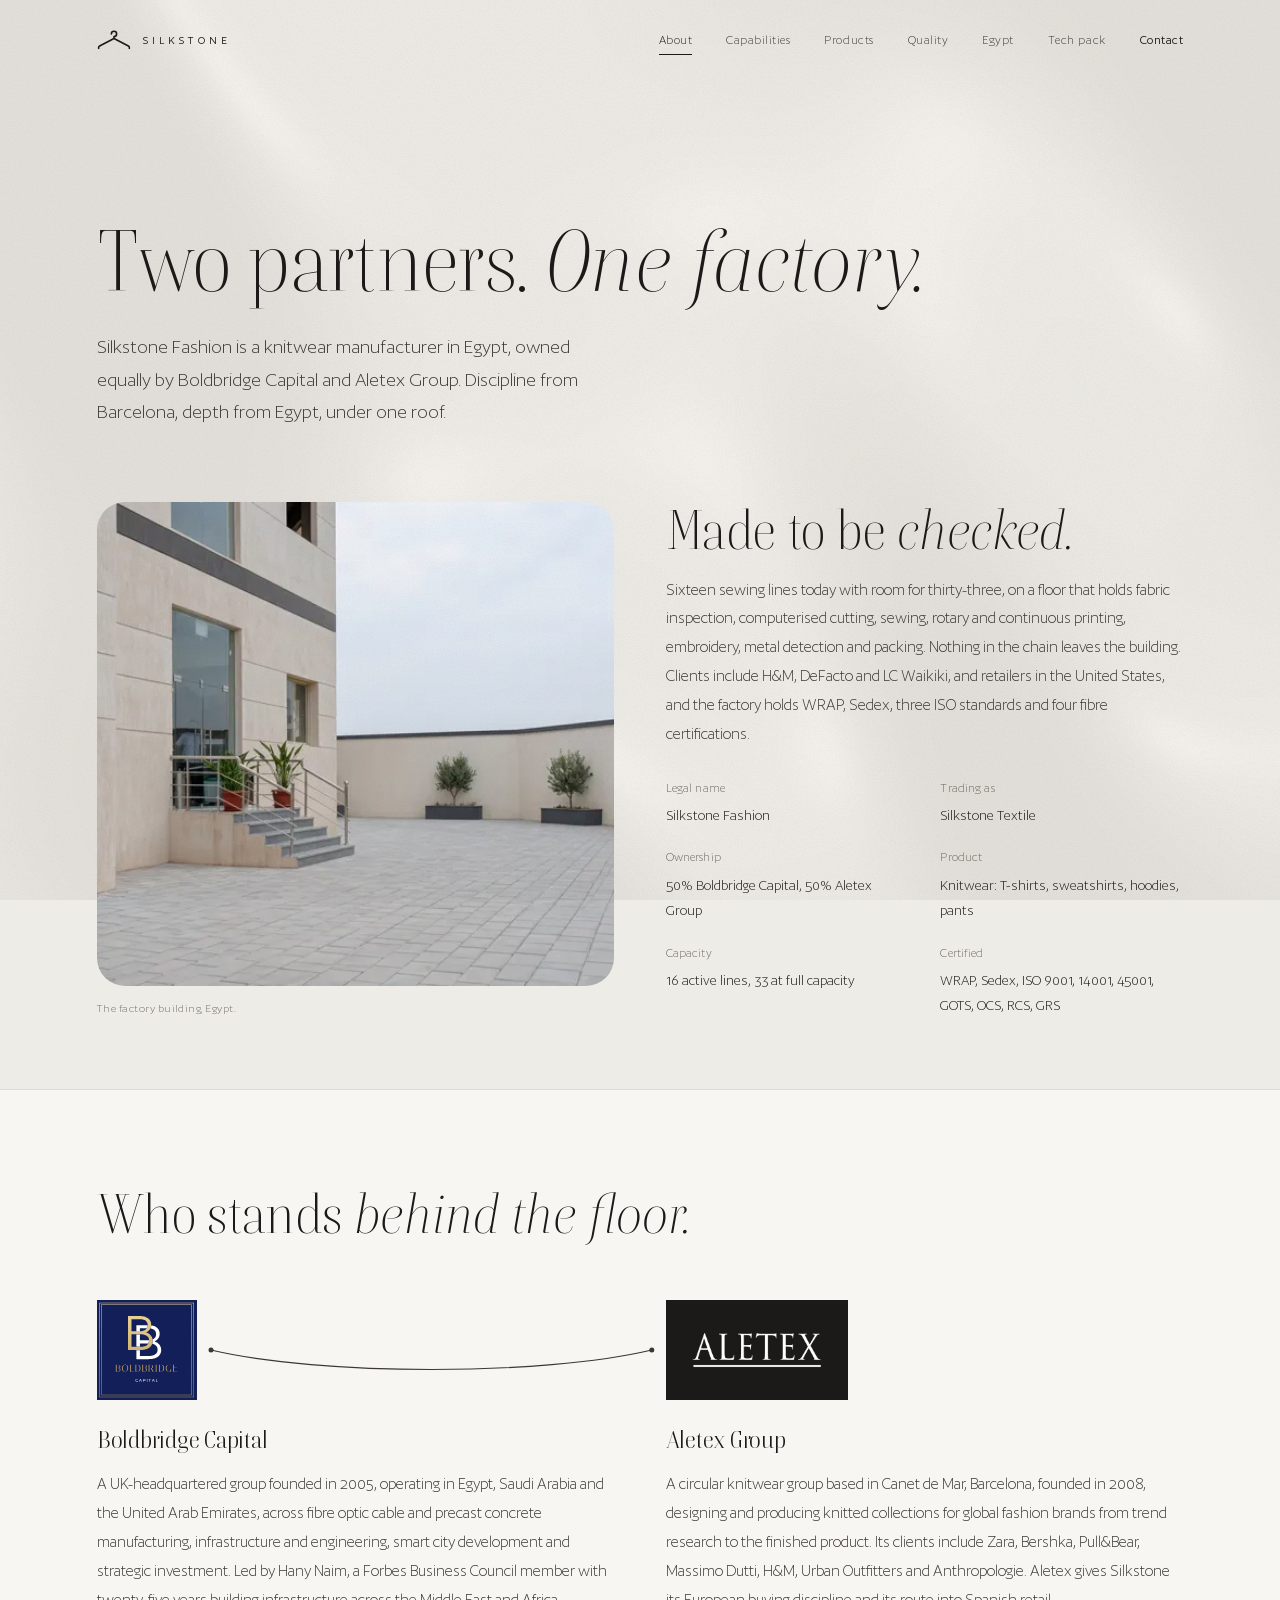
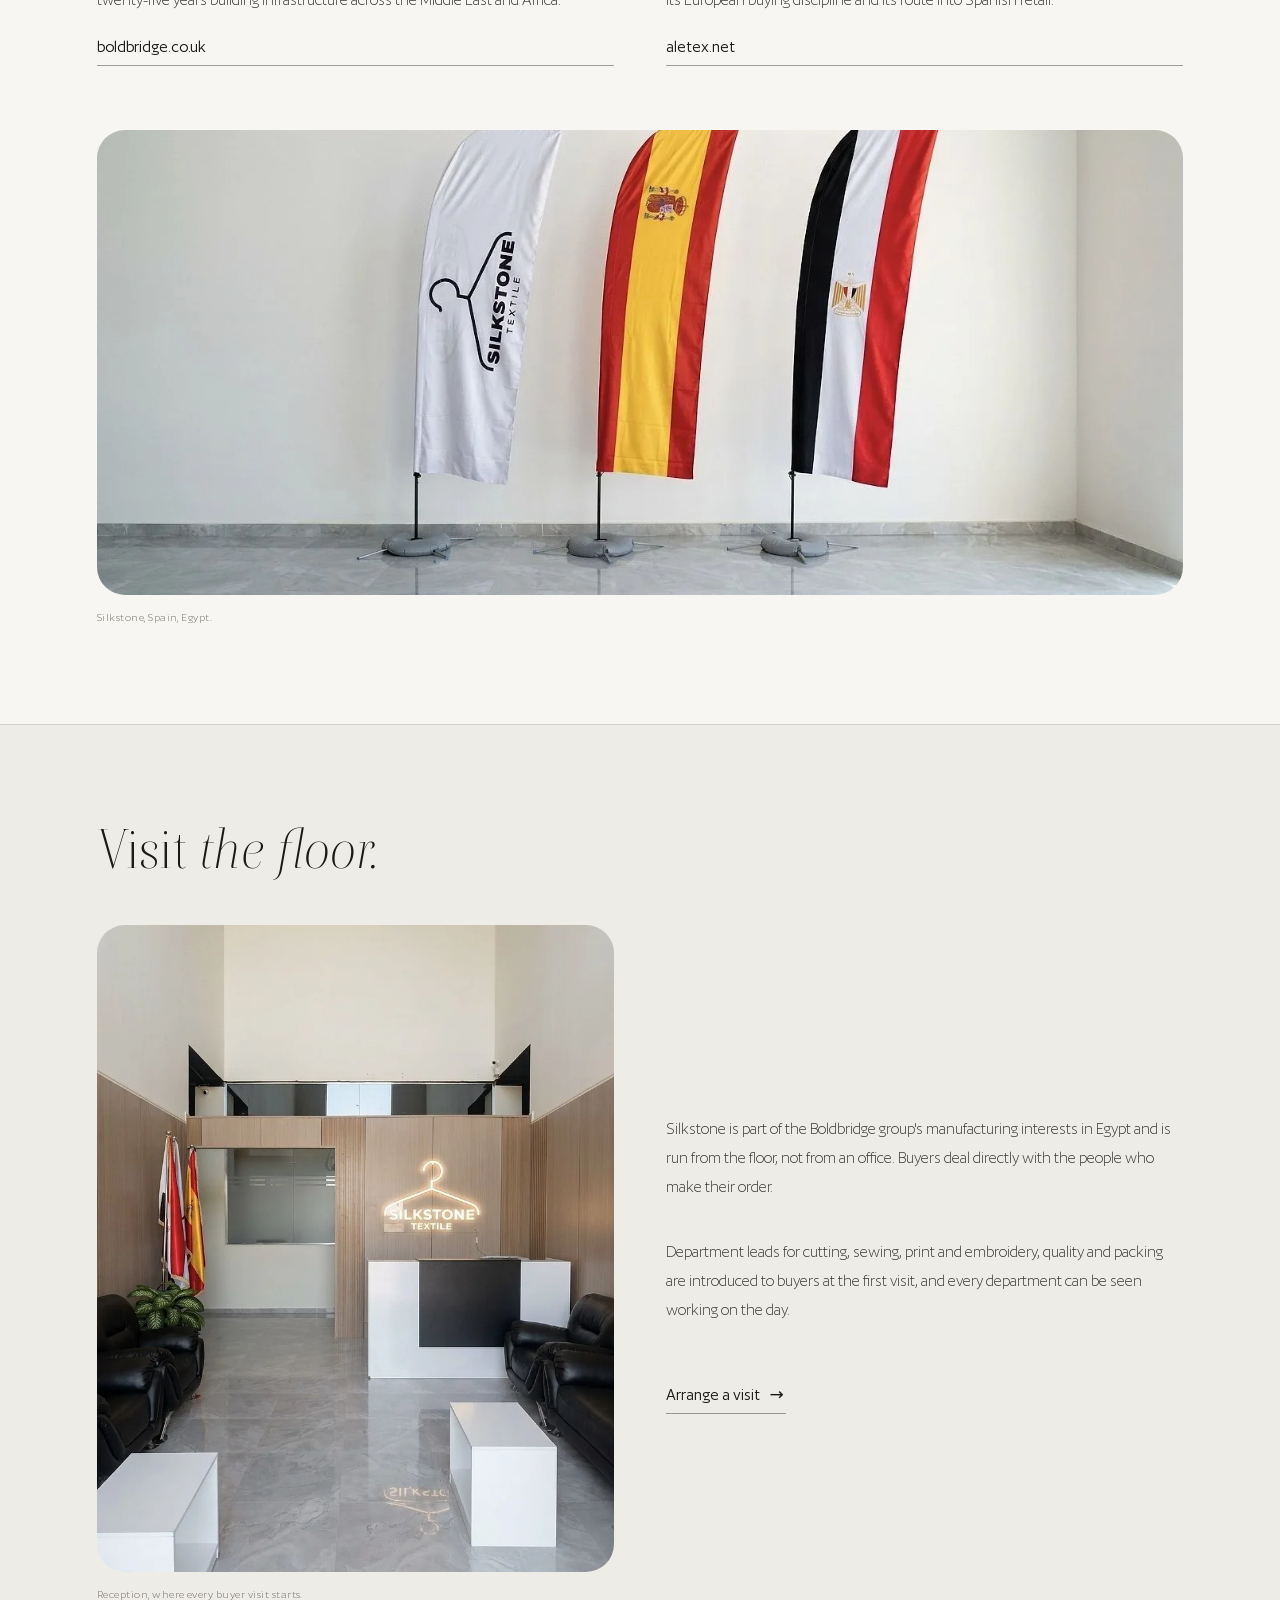
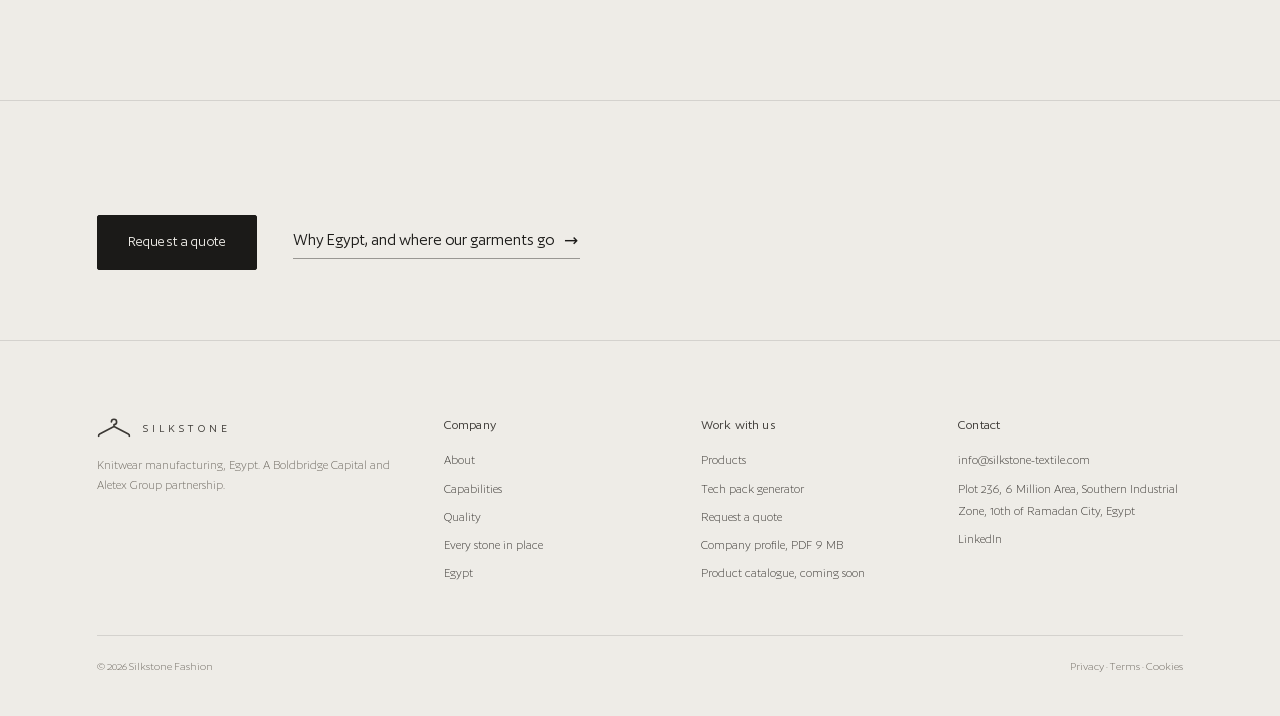
<file: about.html>
<!DOCTYPE html>
<html lang="en">
<head>
<meta charset="UTF-8">
<meta name="viewport" content="width=device-width, initial-scale=1.0">
<title>About Silkstone · Knitwear factory in Egypt</title>
<meta name="description" content="Silkstone Fashion is a knitwear factory in Egypt, owned equally by Boldbridge Capital and Aletex Group of Barcelona. Discipline from Barcelona, depth from Egypt.">
<link rel="canonical" href="https://silkstone-textile.com/about.html">
<link rel="icon" href="assets/logos/favicon.svg" type="image/svg+xml">
<meta property="og:type" content="website">
<meta property="og:site_name" content="Silkstone Fashion">
<meta property="og:title" content="About Silkstone · Knitwear factory in Egypt">
<meta property="og:description" content="Silkstone Fashion is a knitwear factory in Egypt, owned equally by Boldbridge Capital and Aletex Group of Barcelona. Discipline from Barcelona, depth from Egypt.">
<meta property="og:url" content="https://silkstone-textile.com/about.html">
<meta property="og:image" content="https://silkstone-textile.com/assets/og.jpg?v=3">
<meta property="og:image:width" content="1200">
<meta property="og:image:height" content="630">
<meta property="og:image:alt" content="Silkstone Fashion: knitwear made in Egypt, with the sewing floor">
<meta name="twitter:card" content="summary_large_image">
<link rel="apple-touch-icon" href="assets/logos/apple-touch-icon.png">
<script type="application/ld+json">{"@context": "https://schema.org", "@type": "WebPage", "name": "About Silkstone · Knitwear factory in Egypt", "description": "Silkstone Fashion is a knitwear factory in Egypt, owned equally by Boldbridge Capital and Aletex Group of Barcelona. Discipline from Barcelona, depth from Egypt.", "url": "https://silkstone-textile.com/about.html", "isPartOf": {"@type": "WebSite", "name": "Silkstone Fashion", "url": "https://silkstone-textile.com/"}, "publisher": {"@type": "Organization", "@id": "https://silkstone-textile.com/#org", "name": "Silkstone Fashion", "url": "https://silkstone-textile.com/"}}</script>
<link rel="preload" href="assets/fonts/boska-300.woff2" as="font" type="font/woff2" crossorigin>
<link rel="preload" href="assets/fonts/author-300.woff2" as="font" type="font/woff2" crossorigin>
<link rel="stylesheet" href="assets/styles.css?v=36">
</head>
<body>
<a class="skip" href="#main">Skip to content</a>
<header class="nav"><div class="wrap">
  <a class="brand" href="index.html" aria-label="Silkstone home"><svg viewBox="0 0 104 62" aria-hidden="true"><path d="M44 12 A8 8 0 1 1 52 20 L52 26 L96 49 Q100 51 99 56 M52 26 L8 49 Q4 51 5 56"/></svg>SILKSTONE</a>
  <nav class="nav-links"><a href="about.html">About</a><a href="capabilities.html">Capabilities</a><a href="products.html">Products</a><a href="quality.html">Quality</a><a href="egypt.html">Egypt</a><a href="techpack.html">Tech pack</a><a class="nav-cta" href="contact.html">Contact</a></nav>
  <button class="burger" aria-label="Menu" aria-expanded="false"><span></span><span></span><span></span></button>
</div></header>
<div class="menu"><a href="index.html">Home</a><a href="about.html">About</a><a href="capabilities.html">Capabilities</a><a href="products.html">Products</a><a href="quality.html">Quality</a><a href="egypt.html">Egypt</a><a href="techpack.html">Tech pack</a><a href="contact.html">Contact</a></div>

<main id="main">
<section class="pagehead short"><div class="wrap">
  <h1>Two partners. <em>One factory.</em></h1>
  <p class="lead">Silkstone Fashion is a knitwear manufacturer in Egypt, owned equally by Boldbridge Capital and Aletex Group. Discipline from Barcelona, depth from Egypt, under one roof.</p>
</div></section>

<section class="tight" style="padding-top:0"><div class="wrap">
  <div class="about-hero rv">
    <figure class="fig match"><img src="assets/img/factory-building-1400.webp" srcset="assets/img/factory-building-800.webp 800w, assets/img/factory-building-1400.webp 1400w" sizes="(max-width:900px) 100vw, 50vw" alt="The Silkstone factory building" width="1365" height="768" loading="lazy"><figcaption>The factory building, Egypt.</figcaption></figure>
    <div class="about-facts">
      <h2>Made to be <em>checked.</em></h2>
      <p class="muted">Sixteen sewing lines today with room for thirty-three, on a floor that holds fabric inspection, computerised cutting, sewing, rotary and continuous printing, embroidery, metal detection and packing. Nothing in the chain leaves the building. Clients include H&amp;M, DeFacto and LC Waikiki, and retailers in the United States, and the factory holds WRAP, Sedex, three ISO standards and four fibre certifications.</p>
      <dl class="facts">
        <div><dt>Legal name</dt><dd>Silkstone Fashion</dd></div>
        <div><dt>Trading as</dt><dd>Silkstone Textile</dd></div>
        <div><dt>Ownership</dt><dd>50% Boldbridge Capital, 50% Aletex Group</dd></div>
        <div><dt>Product</dt><dd>Knitwear: T-shirts, sweatshirts, hoodies, pants</dd></div>
        <div><dt>Capacity</dt><dd>16 active lines, 33 at full capacity</dd></div>
        <div><dt>Certified</dt><dd>WRAP, Sedex, ISO 9001, 14001, 45001, GOTS, OCS, RCS, GRS</dd></div>
      </dl>
    </div>
  </div>
</div></section>

<section class="rule white"><div class="wrap">
  <h2>Who stands <em>behind the floor.</em></h2>
  <div class="partners">
    <article class="partner rv">
      <div class="plogo"><img src="assets/logos/boldbridge-full.svg" alt="Boldbridge Capital" width="120" height="120"></div>
      <h3>Boldbridge Capital</h3>
      <p>A UK-headquartered group founded in 2005, operating in Egypt, Saudi Arabia and the United Arab Emirates, across fibre optic cable and precast concrete manufacturing, infrastructure and engineering, smart city development and strategic investment. Led by Hany Naim, a Forbes Business Council member with twenty-five years building infrastructure across the Middle East and Africa.</p>
      <a class="link" href="https://www.boldbridge.co.uk/" target="_blank" rel="noopener">boldbridge.co.uk</a>
    </article>
    <article class="partner rv">
      <div class="plogo"><span class="dark"><img src="assets/logos/aletex-white.png" alt="Aletex Group" width="120" height="37"></span></div>
      <h3>Aletex Group</h3>
      <p>A circular knitwear group based in Canet de Mar, Barcelona, founded in 2008, designing and producing knitted collections for global fashion brands from trend research to the finished product. Its clients include Zara, Bershka, Pull&amp;Bear, Massimo Dutti, H&amp;M, Urban Outfitters and Anthropologie. Aletex gives Silkstone its European buying discipline and its route into Spanish retail.</p>
      <a class="link" href="https://www.aletex.net/en" target="_blank" rel="noopener">aletex.net</a>
    </article>
  </div>
  <figure class="fig flags-band rv"><img src="assets/img/photo-flags-1400.webp" srcset="assets/img/photo-flags-800.webp 800w, assets/img/photo-flags-1400.webp 1400w" sizes="100vw" alt="The Silkstone, Spanish and Egyptian flags side by side" width="1365" height="768" loading="lazy"><figcaption>Silkstone, Spain, Egypt.</figcaption></figure>
</div></section>

<section class="rule"><div class="wrap">
  <h2>Visit <em>the floor.</em></h2>
  <div class="two leader-row rv" style="margin-top:48px">
    <figure class="fig match"><img src="assets/img/photo-reception-1400.webp" srcset="assets/img/photo-reception-800.webp 800w, assets/img/photo-reception-1400.webp 1400w" sizes="(max-width:700px) 100vw, 50vw" alt="Reception at the Silkstone factory" width="922" height="1152" loading="lazy"><figcaption>Reception, where every buyer visit starts.</figcaption></figure>
    <div class="stack leader-text">
      <p class="muted">Silkstone is part of the Boldbridge group's manufacturing interests in Egypt and is run from the floor, not from an office. Buyers deal directly with the people who make their order.</p>
      <p class="muted">Department leads for cutting, sewing, print and embroidery, quality and packing are introduced to buyers at the first visit, and every department can be seen working on the day.</p>
      <a class="link arrow" href="contact.html"><span>Arrange a visit</span><i aria-hidden="true"><b>→</b><b>→</b></i></a>
    </div>
  </div>
</div></section>

<section class="rule tight"><div class="wrap">
  <div class="hero-actions"><a class="btn solid" href="contact.html">Request a quote</a><a class="link arrow" href="egypt.html"><span>Why Egypt, and where our garments go</span><i aria-hidden="true"><b>→</b><b>→</b></i></a></div>
</div></section>
</main>

<footer><div class="wrap">
  <div class="cols">
    <div><div class="brand"><svg viewBox="0 0 104 62" aria-hidden="true"><path d="M44 12 A8 8 0 1 1 52 20 L52 26 L96 49 Q100 51 99 56 M52 26 L8 49 Q4 51 5 56"/></svg>SILKSTONE</div><p class="small" style="margin-top:16px">Knitwear manufacturing, Egypt. A Boldbridge Capital and Aletex Group partnership.</p></div>
    <div><h3>Company</h3><a href="about.html">About</a><a href="capabilities.html">Capabilities</a><a href="quality.html">Quality</a><a href="traced-order.html">Every stone in place</a><a href="egypt.html">Egypt</a></div>
    <div><h3>Work with us</h3><a href="products.html">Products</a><a href="techpack.html">Tech pack generator</a><a href="contact.html">Request a quote</a><a href="profile/Silkstone_Company_Profile_2026.pdf" download>Company profile, PDF 9 MB</a><a href="products.html#catalogue">Product catalogue, coming soon</a></div>
    <div><h3>Contact</h3><a href="mailto:info@silkstone-textile.com">info@silkstone-textile.com</a><a href="contact.html">Plot 236, 6 Million Area, Southern Industrial Zone, 10th of Ramadan City, Egypt</a><a href="https://www.linkedin.com/company/silkstone-fashion/" target="_blank" rel="noopener">LinkedIn</a></div>
  </div>
  <div class="bottom"><span>© 2026 Silkstone Fashion</span><span><a href="legal.html#privacy">Privacy</a> · <a href="legal.html#terms">Terms</a> · <a href="legal.html#cookies">Cookies</a></span></div>
</div></footer>
<script src="assets/site.js?v=34"></script>
</body>
</html>
</file>
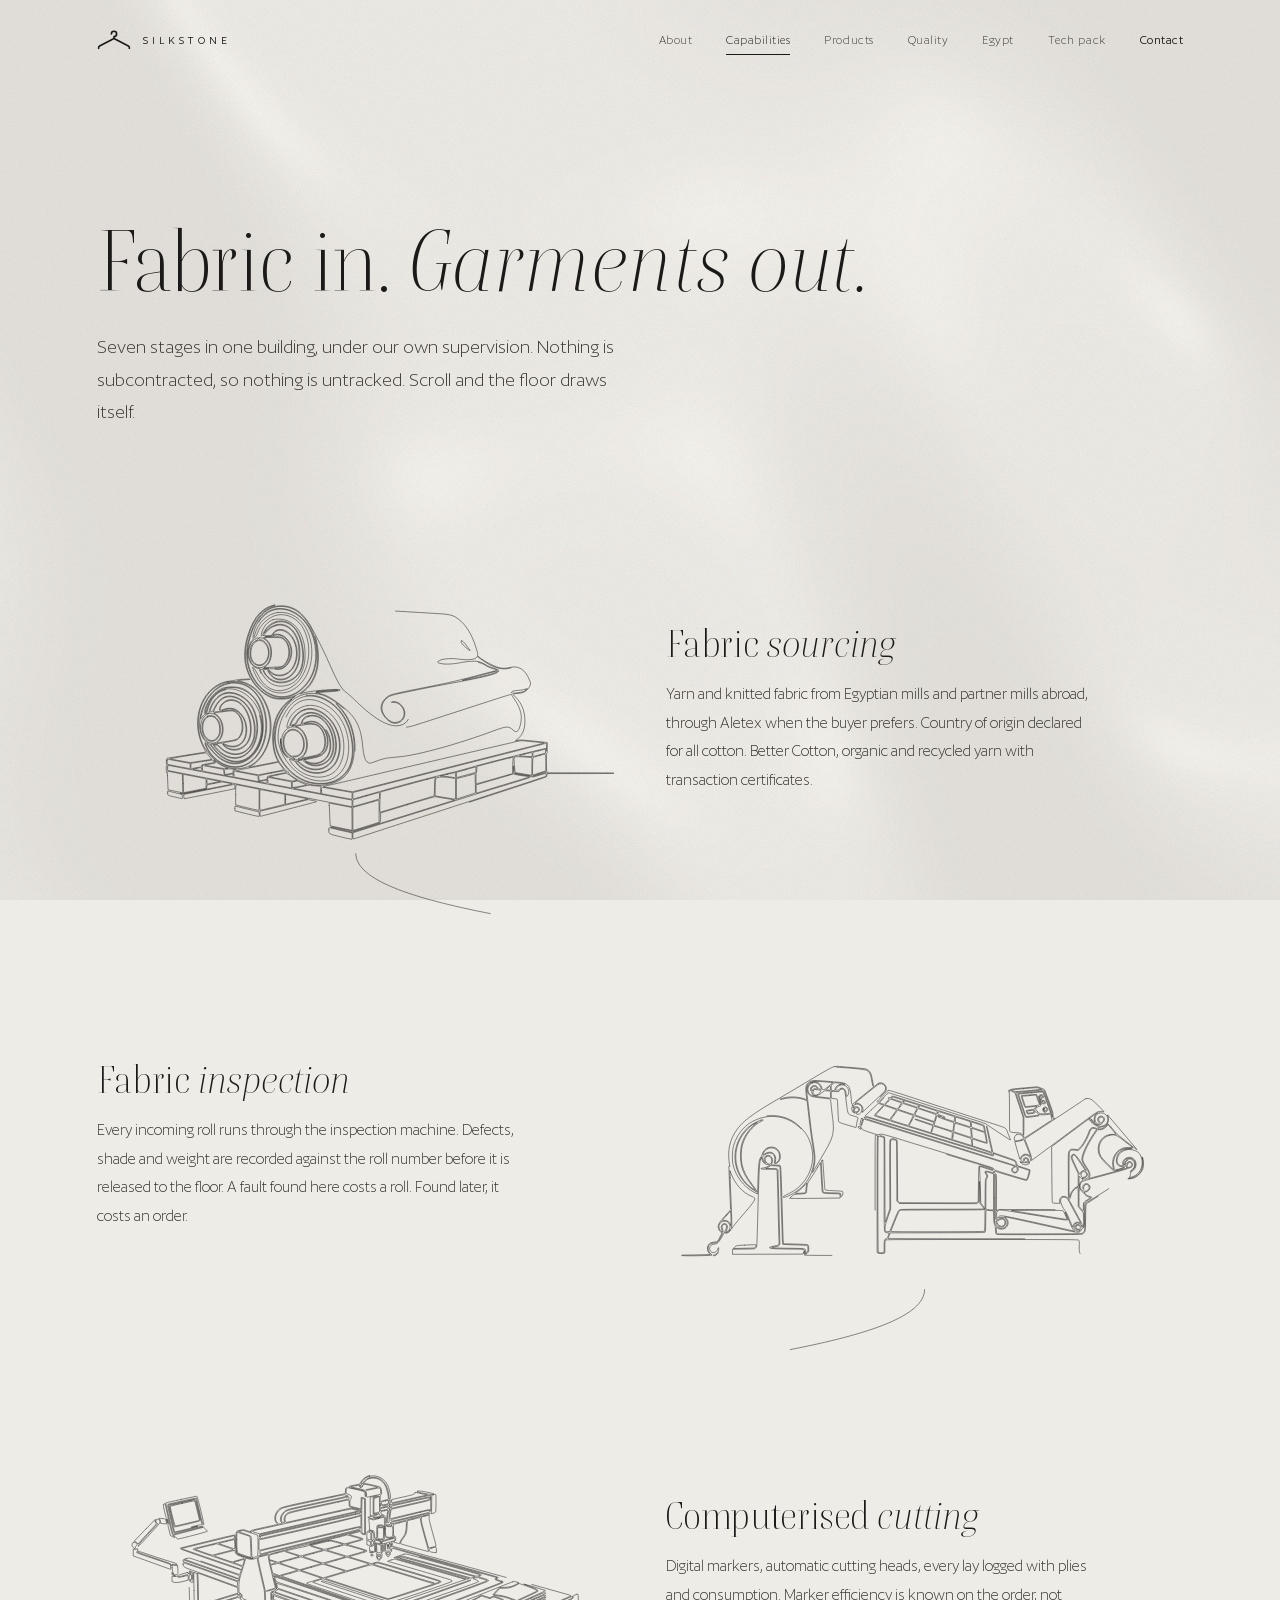
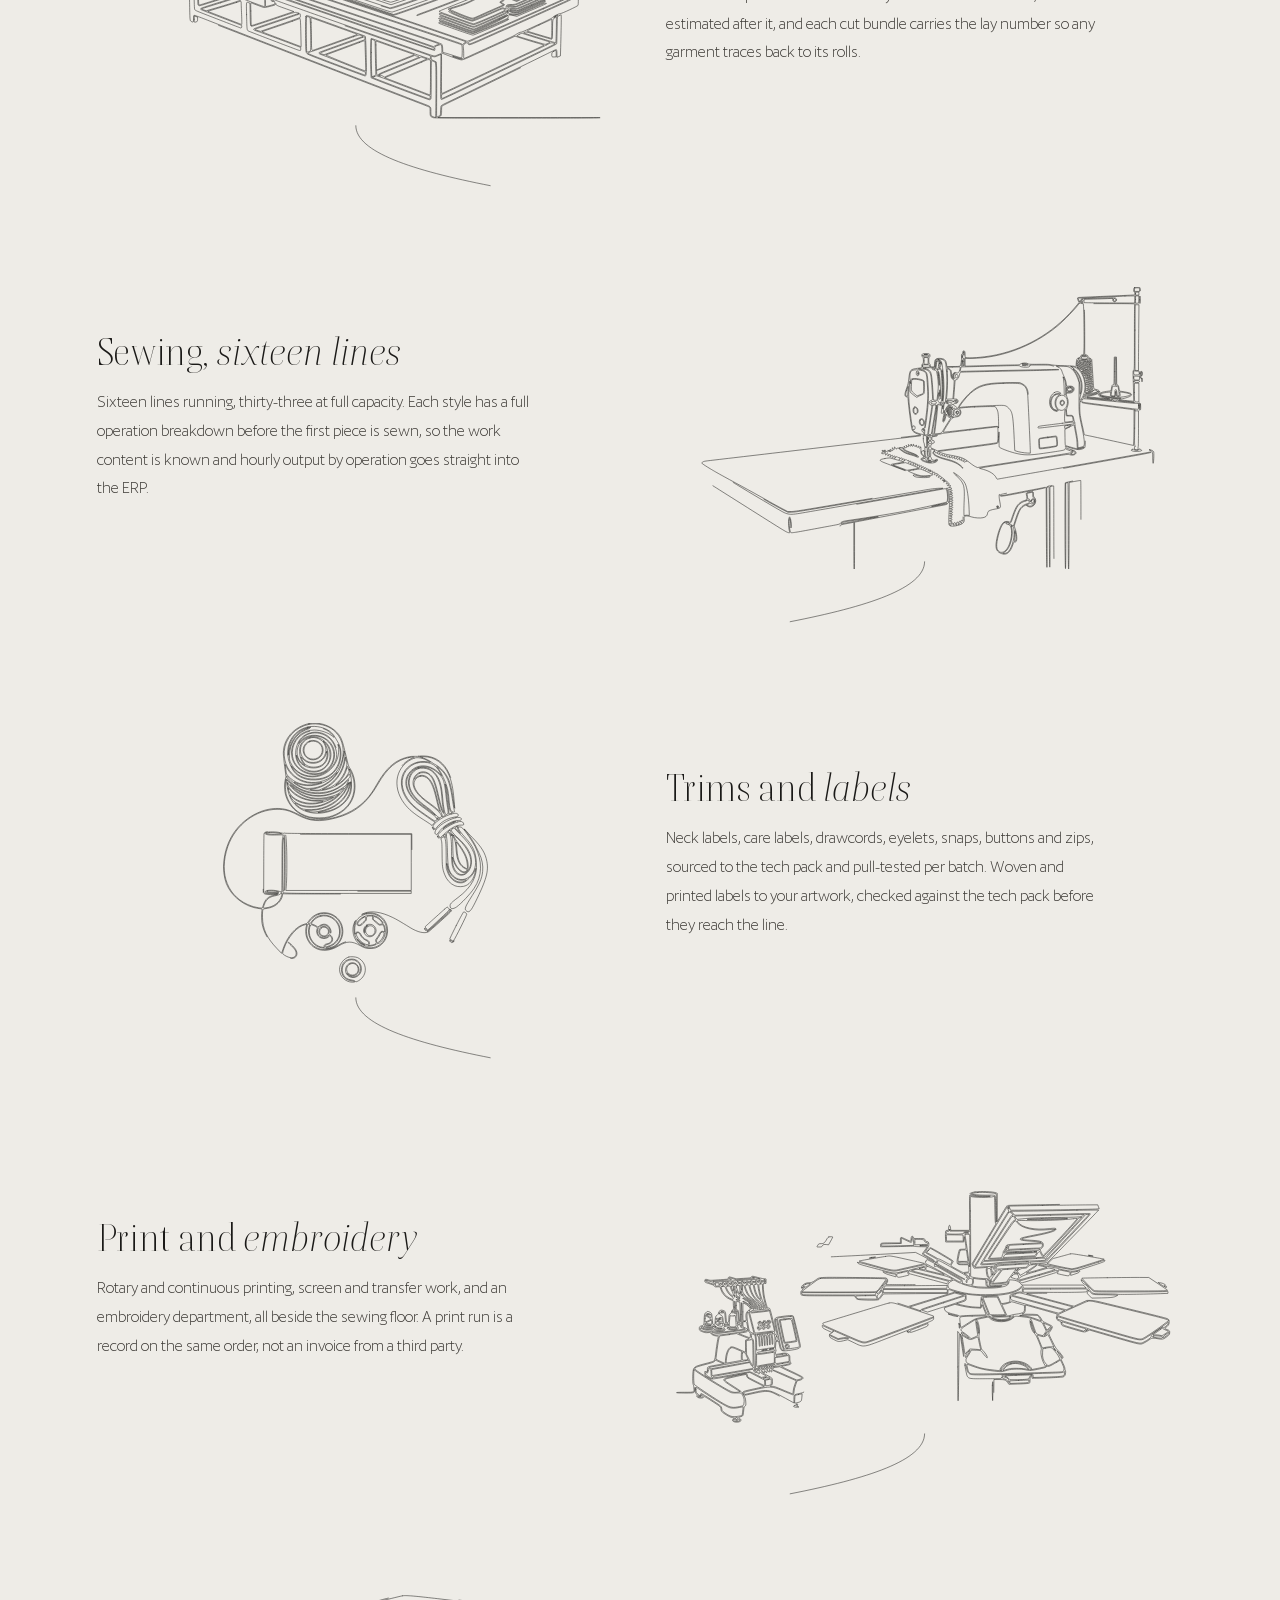
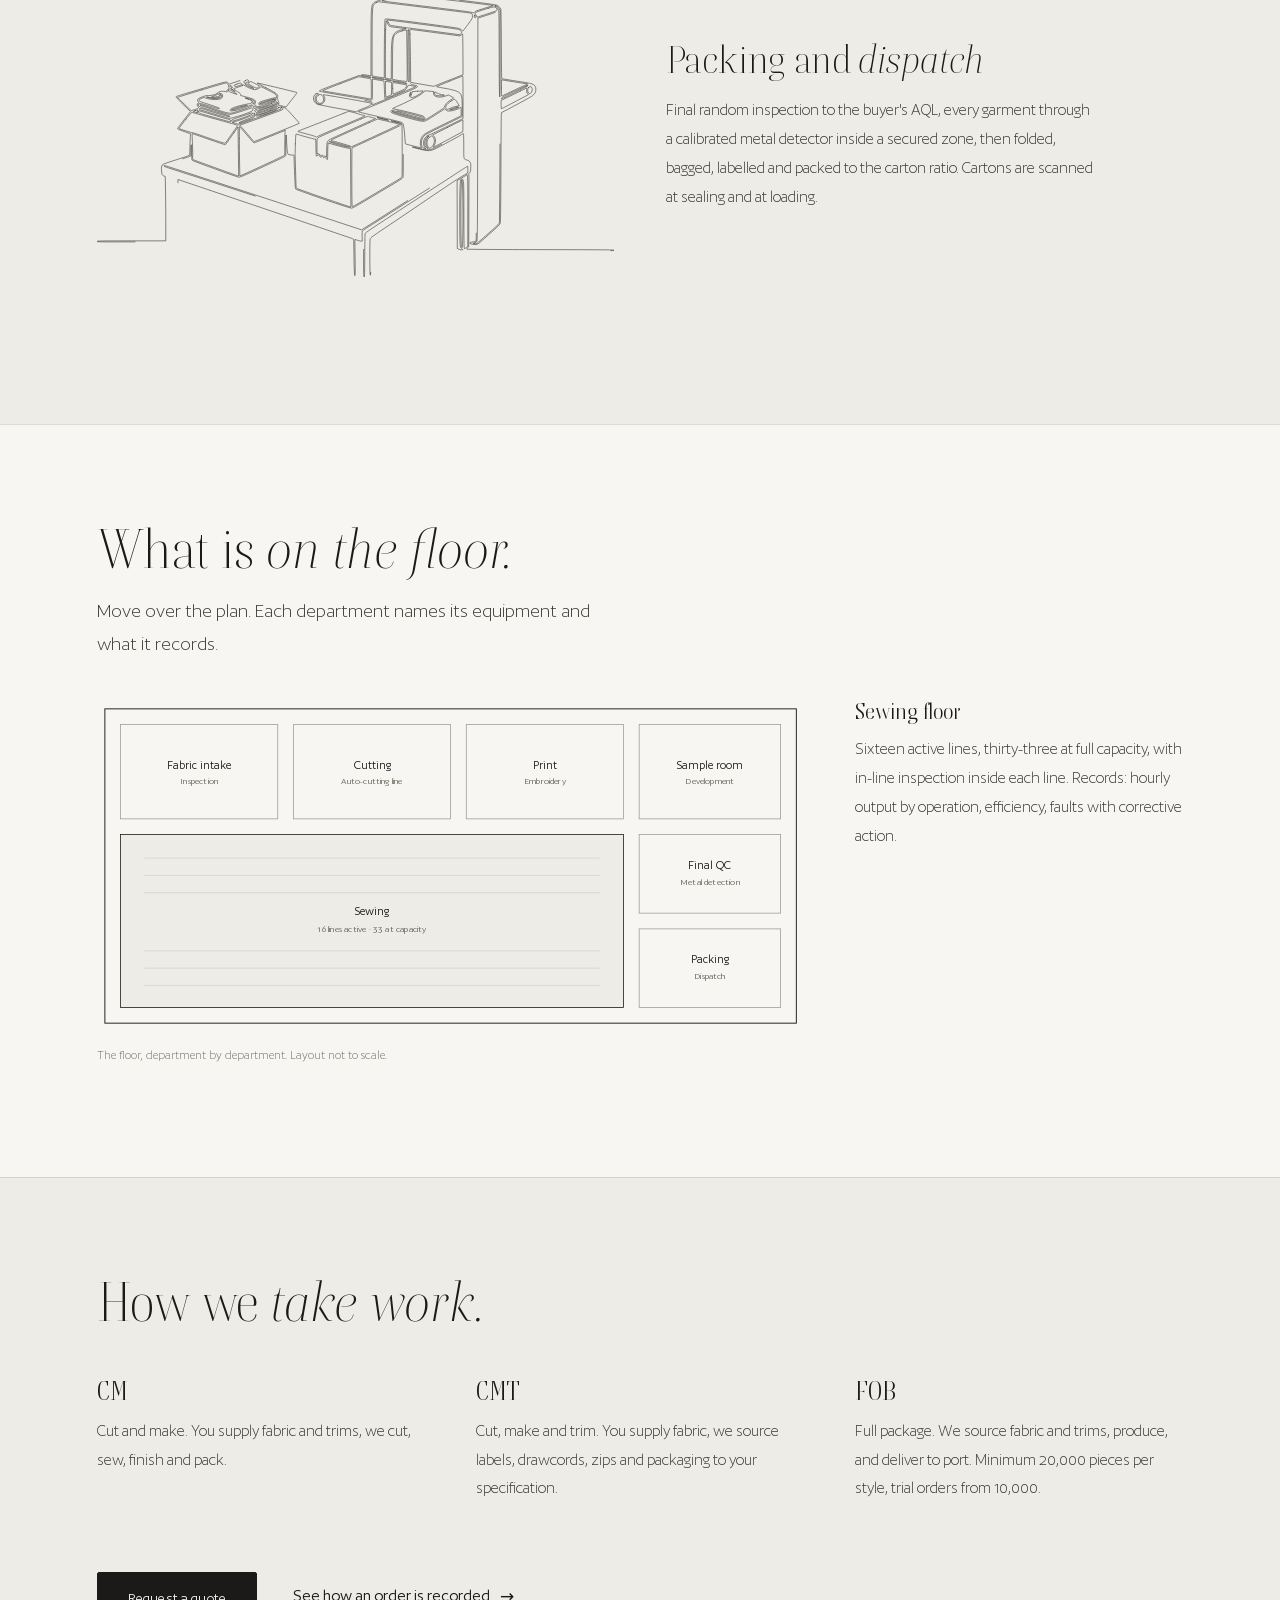
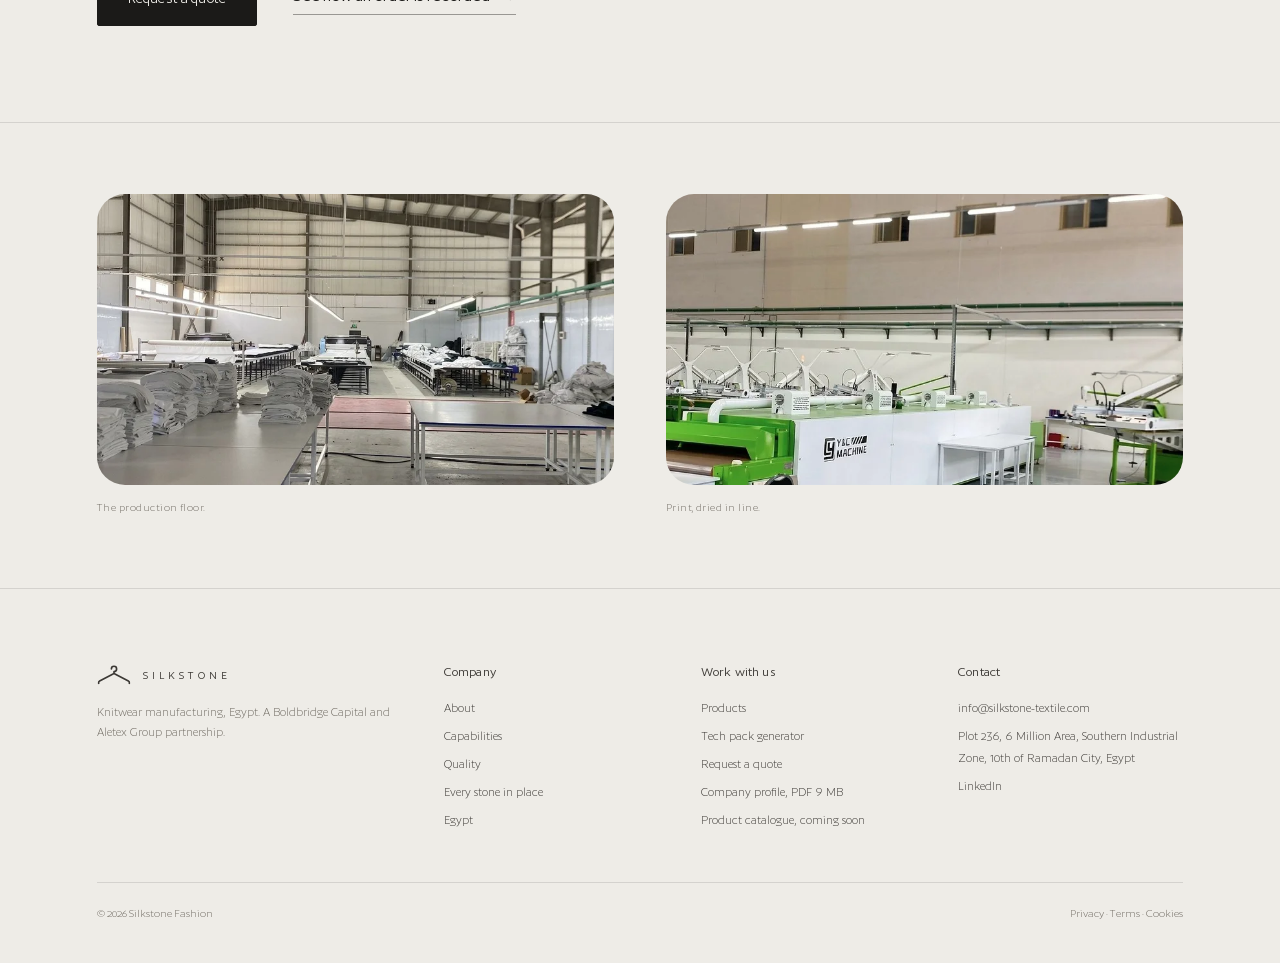
<file: capabilities.html>
<!DOCTYPE html>
<html lang="en">
<head>
<meta charset="UTF-8">
<meta name="viewport" content="width=device-width, initial-scale=1.0">
<title>Capabilities · Knit, cut, sew, print and pack · Silkstone</title>
<meta name="description" content="Seven stages under one roof in Egypt: fabric sourcing and inspection, computerised cutting, 16 sewing lines, print, embroidery and export packing.">
<link rel="canonical" href="https://silkstone-textile.com/capabilities.html">
<link rel="icon" href="assets/logos/favicon.svg" type="image/svg+xml">
<meta property="og:type" content="website">
<meta property="og:site_name" content="Silkstone Fashion">
<meta property="og:title" content="Capabilities · Knit, cut, sew, print and pack · Silkstone">
<meta property="og:description" content="Seven stages under one roof in Egypt: fabric sourcing and inspection, computerised cutting, 16 sewing lines, print, embroidery and export packing.">
<meta property="og:url" content="https://silkstone-textile.com/capabilities.html">
<meta property="og:image" content="https://silkstone-textile.com/assets/og.jpg?v=3">
<meta property="og:image:width" content="1200">
<meta property="og:image:height" content="630">
<meta property="og:image:alt" content="Silkstone Fashion: knitwear made in Egypt, with the sewing floor">
<meta name="twitter:card" content="summary_large_image">
<link rel="apple-touch-icon" href="assets/logos/apple-touch-icon.png">
<script type="application/ld+json">{"@context": "https://schema.org", "@type": "WebPage", "name": "Capabilities · Knit, cut, sew, print and pack · Silkstone", "description": "Seven stages under one roof in Egypt: fabric sourcing and inspection, computerised cutting, 16 sewing lines, print, embroidery and export packing.", "url": "https://silkstone-textile.com/capabilities.html", "isPartOf": {"@type": "WebSite", "name": "Silkstone Fashion", "url": "https://silkstone-textile.com/"}, "publisher": {"@type": "Organization", "@id": "https://silkstone-textile.com/#org", "name": "Silkstone Fashion", "url": "https://silkstone-textile.com/"}}</script>
<link rel="preload" href="assets/fonts/boska-300.woff2" as="font" type="font/woff2" crossorigin>
<link rel="preload" href="assets/fonts/author-300.woff2" as="font" type="font/woff2" crossorigin>
<link rel="stylesheet" href="assets/styles.css?v=36">
</head>
<body>
<a class="skip" href="#main">Skip to content</a>
<header class="nav"><div class="wrap">
  <a class="brand" href="index.html" aria-label="Silkstone home"><svg viewBox="0 0 104 62" aria-hidden="true"><path d="M44 12 A8 8 0 1 1 52 20 L52 26 L96 49 Q100 51 99 56 M52 26 L8 49 Q4 51 5 56"/></svg>SILKSTONE</a>
  <nav class="nav-links"><a href="about.html">About</a><a href="capabilities.html">Capabilities</a><a href="products.html">Products</a><a href="quality.html">Quality</a><a href="egypt.html">Egypt</a><a href="techpack.html">Tech pack</a><a class="nav-cta" href="contact.html">Contact</a></nav>
  <button class="burger" aria-label="Menu" aria-expanded="false"><span></span><span></span><span></span></button>
</div></header>
<div class="menu"><a href="index.html">Home</a><a href="about.html">About</a><a href="capabilities.html">Capabilities</a><a href="products.html">Products</a><a href="quality.html">Quality</a><a href="egypt.html">Egypt</a><a href="techpack.html">Tech pack</a><a href="contact.html">Contact</a></div>

<main id="main">
<section class="pagehead short"><div class="wrap">
  <h1>Fabric in. <em>Garments out.</em></h1>
  <p class="lead">Seven stages in one building, under our own supervision. Nothing is subcontracted, so nothing is untracked. Scroll and the floor draws itself.</p>
</div></section>

<section class="tight" style="padding-top:0"><div class="wrap">
  <div class="pstages">
    <svg class="pthread" aria-hidden="true"><path d=""/></svg>

    <article class="pstage">
      <figure aria-hidden="true"><i class="anchor"></i><svg class="traced" viewBox="0 0 1400 764" data-draw="assets/draw/rolls.svg"></svg></figure>
      <div class="ptext"><h2>Fabric <em>sourcing</em></h2><p>Yarn and knitted fabric from Egyptian mills and partner mills abroad, through Aletex when the buyer prefers. Country of origin declared for all cotton. Better Cotton, organic and recycled yarn with transaction certificates.</p></div>
    </article>

    <article class="pstage">
      <figure aria-hidden="true"><i class="anchor"></i><svg class="traced" viewBox="0 0 1400 764" data-draw="assets/draw/inspection.svg"></svg></figure>
      <div class="ptext"><h2>Fabric <em>inspection</em></h2><p>Every incoming roll runs through the inspection machine. Defects, shade and weight are recorded against the roll number before it is released to the floor. A fault found here costs a roll. Found later, it costs an order.</p></div>
    </article>

    <article class="pstage">
      <figure aria-hidden="true"><i class="anchor"></i><svg class="traced" viewBox="0 0 1400 764" data-draw="assets/draw/cutting.svg"></svg></figure>
      <div class="ptext"><h2>Computerised <em>cutting</em></h2><p>Digital markers, automatic cutting heads, every lay logged with plies and consumption. Marker efficiency is known on the order, not estimated after it, and each cut bundle carries the lay number so any garment traces back to its rolls.</p></div>
    </article>

    <article class="pstage">
      <figure aria-hidden="true"><i class="anchor"></i><svg class="traced" viewBox="0 0 1400 764" data-draw="assets/draw/sewing.svg"></svg></figure>
      <div class="ptext"><h2>Sewing, <em>sixteen lines</em></h2><p>Sixteen lines running, thirty-three at full capacity. Each style has a full operation breakdown before the first piece is sewn, so the work content is known and hourly output by operation goes straight into the ERP.</p></div>
    </article>

    <article class="pstage">
      <figure aria-hidden="true"><i class="anchor"></i><svg class="traced" viewBox="0 0 1400 764" data-draw="assets/draw/trims.svg"></svg></figure>
      <div class="ptext"><h2>Trims and <em>labels</em></h2><p>Neck labels, care labels, drawcords, eyelets, snaps, buttons and zips, sourced to the tech pack and pull-tested per batch. Woven and printed labels to your artwork, checked against the tech pack before they reach the line.</p></div>
    </article>

    <article class="pstage">
      <figure aria-hidden="true"><i class="anchor"></i><svg class="traced" viewBox="0 0 1400 764" data-draw="assets/draw/print.svg"></svg></figure>
      <div class="ptext"><h2>Print and <em>embroidery</em></h2><p>Rotary and continuous printing, screen and transfer work, and an embroidery department, all beside the sewing floor. A print run is a record on the same order, not an invoice from a third party.</p></div>
    </article>

    <article class="pstage">
      <figure aria-hidden="true"><i class="anchor"></i><svg class="traced" viewBox="0 0 1400 764" data-draw="assets/draw/packing.svg"></svg></figure>
      <div class="ptext"><h2>Packing and <em>dispatch</em></h2><p>Final random inspection to the buyer's AQL, every garment through a calibrated metal detector inside a secured zone, then folded, bagged, labelled and packed to the carton ratio. Cartons are scanned at sealing and at loading.</p></div>
    </article>
  </div>
</div></section>

<section class="rule white cut-section"><div class="cutline rv" aria-hidden="true"><i class="cl-dash"></i><svg class="scissors" viewBox="-26 -16 64 32"><g class="blade a"><circle cx="-16" cy="-7" r="6.5"/><path d="M-10.5 -4.5 L34 1.5"/></g><g class="blade b"><circle cx="-16" cy="7" r="6.5"/><path d="M-10.5 4.5 L34 -1.5"/></g><circle class="pivot" cx="0" cy="0" r="1.6"/></svg></div><div class="wrap">
  <h2>What is <em>on the floor.</em></h2>
  <p class="lead" style="margin-top:18px">Move over the plan. Each department names its equipment and what it records.</p>
  <div class="plan-wrap">
    <svg class="plan" viewBox="0 0 900 420" role="group" aria-label="Simplified floor plan of the Silkstone factory">
      <rect x="10" y="10" width="880" height="400" class="shell"/>
      <g data-room="intake" tabindex="0" role="button" aria-label="Fabric intake and inspection"><rect x="30" y="30" width="200" height="120"/><text x="130" y="86">Fabric intake</text><text x="130" y="106" class="sub">Inspection</text></g>
      <g data-room="cutting" tabindex="0" role="button" aria-label="Cutting"><rect x="250" y="30" width="200" height="120"/><text x="350" y="86">Cutting</text><text x="350" y="106" class="sub">Auto-cutting line</text></g>
      <g data-room="print" tabindex="0" role="button" aria-label="Printing and embroidery"><rect x="470" y="30" width="200" height="120"/><text x="570" y="86">Print</text><text x="570" y="106" class="sub">Embroidery</text></g>
      <g data-room="sample" tabindex="0" role="button" aria-label="Sample room"><rect x="690" y="30" width="180" height="120"/><text x="780" y="86">Sample room</text><text x="780" y="106" class="sub">Development</text></g>
      <g data-room="sewing" tabindex="0" role="button" aria-label="Sewing floor"><rect x="30" y="170" width="640" height="220"/><text x="350" y="272">Sewing</text><text x="350" y="294" class="sub">16 lines active · 33 at capacity</text>
        <g class="lines"><line x1="60" y1="200" x2="640" y2="200"/><line x1="60" y1="222" x2="640" y2="222"/><line x1="60" y1="244" x2="640" y2="244"/><line x1="60" y1="318" x2="640" y2="318"/><line x1="60" y1="340" x2="640" y2="340"/><line x1="60" y1="362" x2="640" y2="362"/></g></g>
      <g data-room="qc" tabindex="0" role="button" aria-label="Final inspection and metal detection"><rect x="690" y="170" width="180" height="100"/><text x="780" y="214">Final QC</text><text x="780" y="234" class="sub">Metal detection</text></g>
      <g data-room="packing" tabindex="0" role="button" aria-label="Packing and dispatch"><rect x="690" y="290" width="180" height="100"/><text x="780" y="334">Packing</text><text x="780" y="354" class="sub">Dispatch</text></g>
    </svg>
    <div class="plan-notes">
      <div class="plan-note" data-room="intake"><h3>Fabric intake and inspection</h3><p>Fabric inspection machine. 100% of rolls checked for defects, shade and weight. Records: roll number, mill lot, width, GSM, defect points, result.</p></div>
      <div class="plan-note" data-room="cutting"><h3>Cutting</h3><p>Computerised auto-cutting line with digital markers. Records: lay number, marker, plies, marker length, pieces, consumption per piece, rolls used.</p></div>
      <div class="plan-note" data-room="print"><h3>Print and embroidery</h3><p>Rotary and continuous printing, screen and transfer, embroidery heads. Records: run reference, colours, wash and crock test results.</p></div>
      <div class="plan-note" data-room="sample"><h3>Sample room</h3><p>Dedicated sample development department for proto, fit, pre-production and shipment samples. Records: sample stage, comments, approval.</p></div>
      <div class="plan-note" data-room="sewing"><h3>Sewing floor</h3><p>Sixteen active lines, thirty-three at full capacity, with in-line inspection inside each line. Records: hourly output by operation, efficiency, faults with corrective action.</p></div>
      <div class="plan-note" data-room="qc"><h3>Final inspection and metal detection</h3><p>Final random inspection to AQL, calibrated metal detector, broken needle policy, button and snap pull tester. Records: lot, sample size, defects by class, result.</p></div>
      <div class="plan-note" data-room="packing"><h3>Packing and dispatch</h3><p>Folding, bagging, size stickers, carton ratios, scanning at sealing and loading. Records: carton number, size ratio, pieces, weight, lots, status.</p></div>
    </div>
  </div>
  <p class="small" style="margin-top:14px">The floor, department by department. Layout not to scale.</p>
</div></section>

<section class="rule"><div class="wrap">
  <h2>How we <em>take work.</em></h2>
  <div class="three" style="margin-top:48px">
    <div class="rv"><h3>CM</h3><p class="muted" style="margin-top:12px">Cut and make. You supply fabric and trims, we cut, sew, finish and pack.</p></div>
    <div class="rv"><h3>CMT</h3><p class="muted" style="margin-top:12px">Cut, make and trim. You supply fabric, we source labels, drawcords, zips and packaging to your specification.</p></div>
    <div class="rv"><h3>FOB</h3><p class="muted" style="margin-top:12px">Full package. We source fabric and trims, produce, and deliver to port. Minimum 20,000 pieces per style, trial orders from 10,000.</p></div>
  </div>
  <div class="hero-actions" style="margin-top:48px"><a class="btn solid" href="contact.html">Request a quote</a><a class="link arrow" href="traced-order.html"><span>See how an order is recorded</span><i aria-hidden="true"><b>→</b><b>→</b></i></a></div>
</div></section>

<section class="rule tight"><div class="wrap">
  <div class="two">
    <figure class="fig rv"><img src="assets/img/photo-floor-wide-1400.webp" srcset="assets/img/photo-floor-wide-800.webp 800w, assets/img/photo-floor-wide-1400.webp 1400w" sizes="(max-width:900px) 100vw, 50vw" alt="The production floor with finishing tables and sewing lines" width="1365" height="768" loading="lazy"><figcaption>The production floor.</figcaption></figure>
    <figure class="fig rv"><img src="assets/img/photo-print-dryer-1400.webp" srcset="assets/img/photo-print-dryer-800.webp 800w, assets/img/photo-print-dryer-1400.webp 1400w" sizes="(max-width:700px) 100vw, 50vw" alt="The print dryer tunnel beside the print carousels" width="1076" height="605" loading="lazy"><figcaption>Print, dried in line.</figcaption></figure>
  </div>
</div></section>
</main>

<footer><div class="wrap">
  <div class="cols">
    <div><div class="brand"><svg viewBox="0 0 104 62" aria-hidden="true"><path d="M44 12 A8 8 0 1 1 52 20 L52 26 L96 49 Q100 51 99 56 M52 26 L8 49 Q4 51 5 56"/></svg>SILKSTONE</div><p class="small" style="margin-top:16px">Knitwear manufacturing, Egypt. A Boldbridge Capital and Aletex Group partnership.</p></div>
    <div><h3>Company</h3><a href="about.html">About</a><a href="capabilities.html">Capabilities</a><a href="quality.html">Quality</a><a href="traced-order.html">Every stone in place</a><a href="egypt.html">Egypt</a></div>
    <div><h3>Work with us</h3><a href="products.html">Products</a><a href="techpack.html">Tech pack generator</a><a href="contact.html">Request a quote</a><a href="profile/Silkstone_Company_Profile_2026.pdf" download>Company profile, PDF 9 MB</a><a href="products.html#catalogue">Product catalogue, coming soon</a></div>
    <div><h3>Contact</h3><a href="mailto:info@silkstone-textile.com">info@silkstone-textile.com</a><a href="contact.html">Plot 236, 6 Million Area, Southern Industrial Zone, 10th of Ramadan City, Egypt</a><a href="https://www.linkedin.com/company/silkstone-fashion/" target="_blank" rel="noopener">LinkedIn</a></div>
  </div>
  <div class="bottom"><span>© 2026 Silkstone Fashion</span><span><a href="legal.html#privacy">Privacy</a> · <a href="legal.html#terms">Terms</a> · <a href="legal.html#cookies">Cookies</a></span></div>
</div></footer>
<script src="assets/site.js?v=34"></script>
<script src="assets/process.js?v=24"></script>
</body>
</html>
</file>
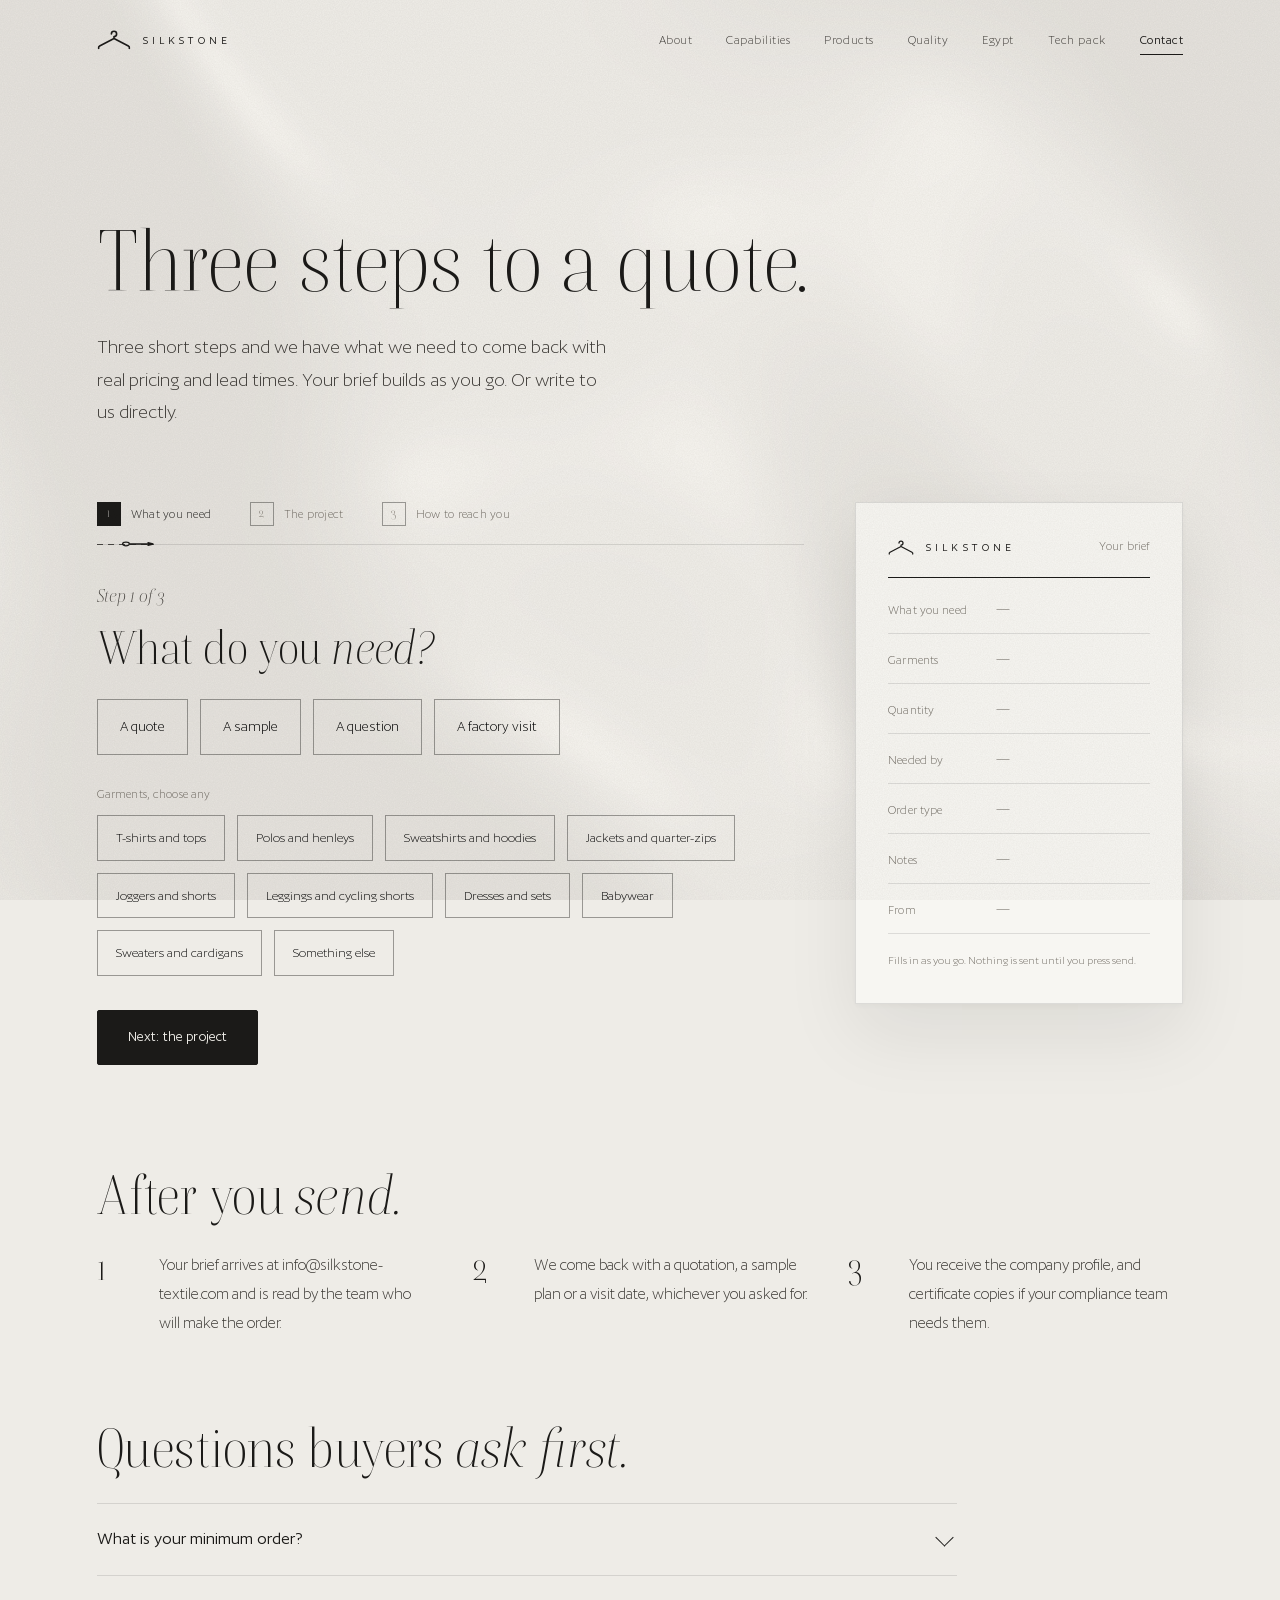
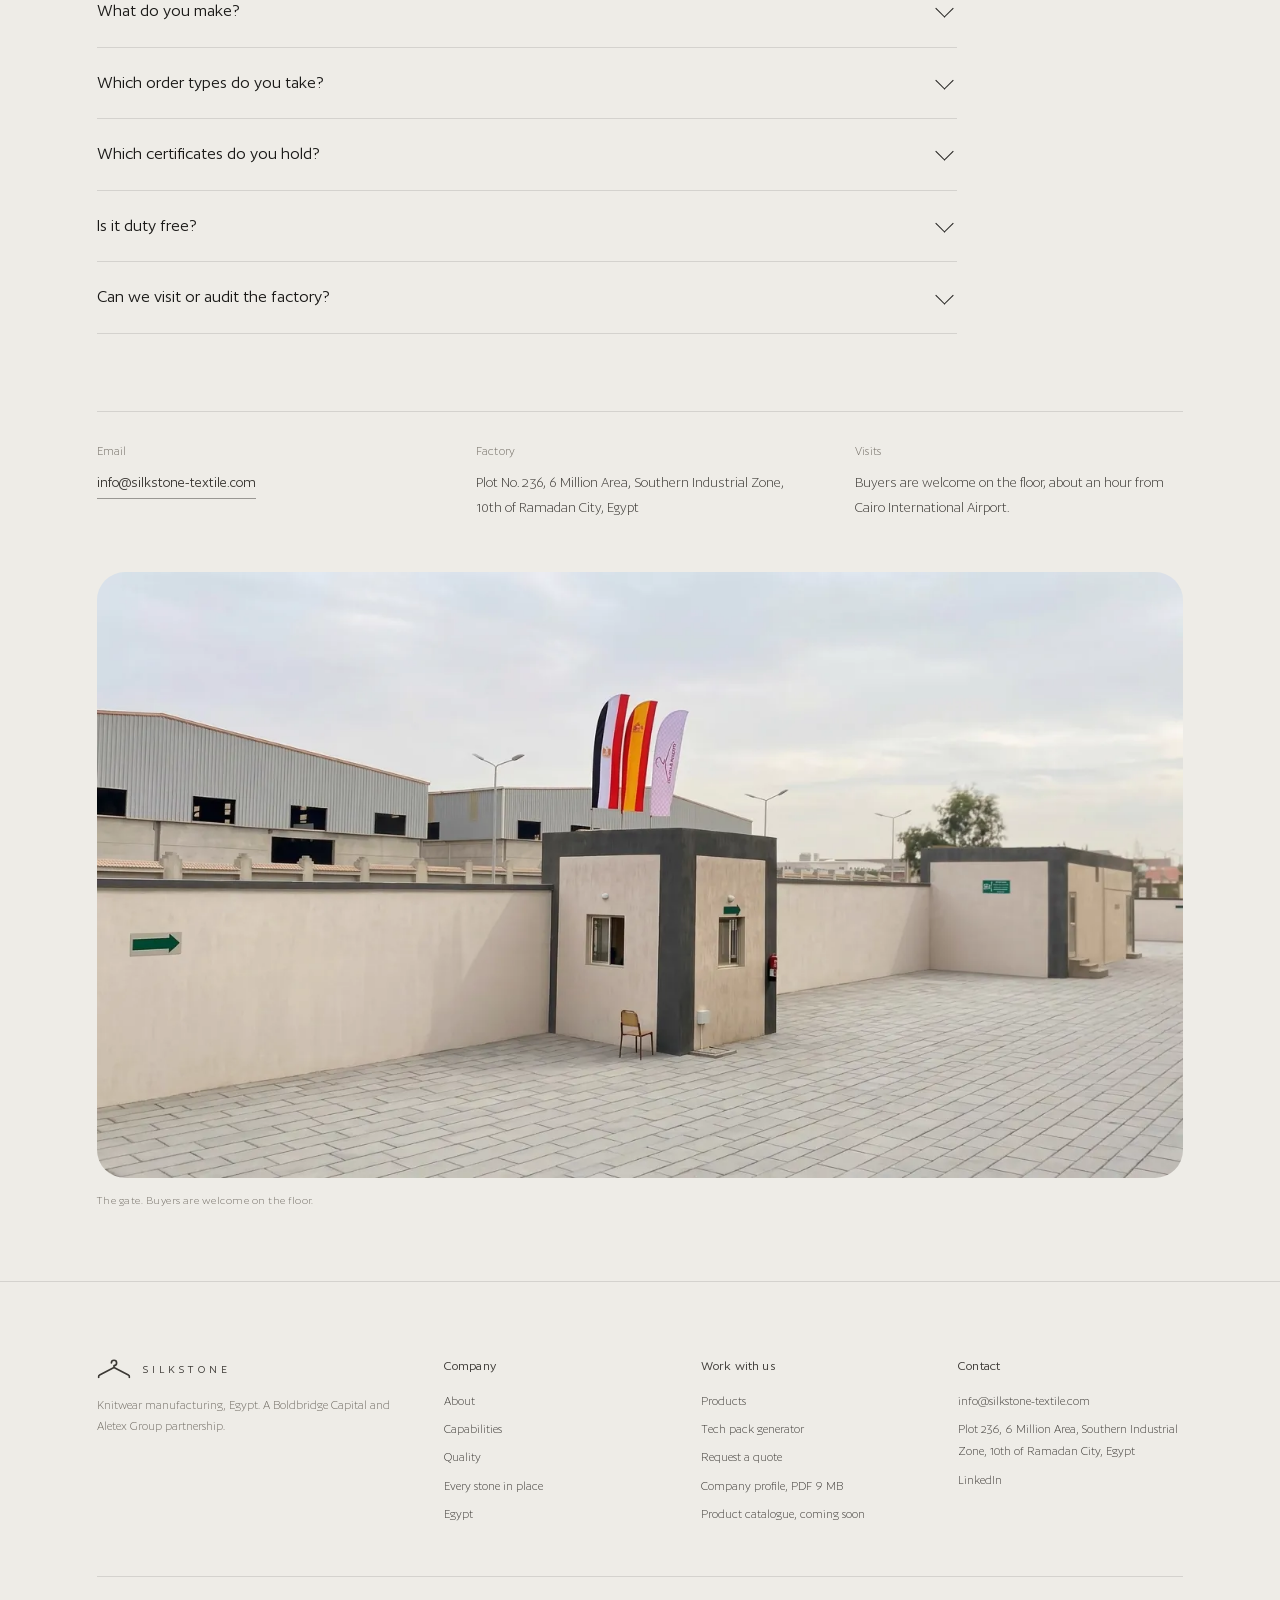
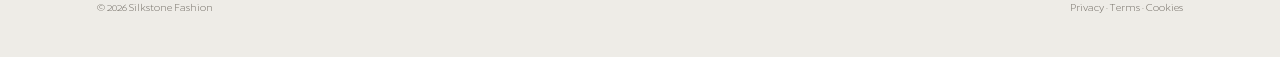
<file: contact.html>
<!DOCTYPE html>
<html lang="en">
<head>
<meta charset="UTF-8">
<meta name="viewport" content="width=device-width, initial-scale=1.0">
<title>Request a knitwear quote · Silkstone Fashion</title>
<meta name="description" content="Request a quote, a sample or a factory visit from Silkstone Fashion, knitwear manufacturer in Egypt. Three short steps, and your brief builds as you go.">
<link rel="canonical" href="https://silkstone-textile.com/contact.html">
<link rel="icon" href="assets/logos/favicon.svg" type="image/svg+xml">
<meta property="og:type" content="website">
<meta property="og:site_name" content="Silkstone Fashion">
<meta property="og:title" content="Request a knitwear quote · Silkstone Fashion">
<meta property="og:description" content="Request a quote, a sample or a factory visit from Silkstone Fashion, knitwear manufacturer in Egypt. Three short steps, and your brief builds as you go.">
<meta property="og:url" content="https://silkstone-textile.com/contact.html">
<meta property="og:image" content="https://silkstone-textile.com/assets/og.jpg?v=3">
<meta property="og:image:width" content="1200">
<meta property="og:image:height" content="630">
<meta property="og:image:alt" content="Silkstone Fashion: knitwear made in Egypt, with the sewing floor">
<meta name="twitter:card" content="summary_large_image">
<link rel="apple-touch-icon" href="assets/logos/apple-touch-icon.png">
<script type="application/ld+json">{"@context": "https://schema.org", "@type": "WebPage", "name": "Request a knitwear quote · Silkstone Fashion", "description": "Request a quote, a sample or a factory visit from Silkstone Fashion, knitwear manufacturer in Egypt. Three short steps, and your brief builds as you go.", "url": "https://silkstone-textile.com/contact.html", "isPartOf": {"@type": "WebSite", "name": "Silkstone Fashion", "url": "https://silkstone-textile.com/"}, "publisher": {"@type": "Organization", "@id": "https://silkstone-textile.com/#org", "name": "Silkstone Fashion", "url": "https://silkstone-textile.com/"}}</script>
<link rel="preload" href="assets/fonts/boska-300.woff2" as="font" type="font/woff2" crossorigin>
<link rel="preload" href="assets/fonts/author-300.woff2" as="font" type="font/woff2" crossorigin>
<link rel="stylesheet" href="assets/styles.css?v=36">
<script type="application/ld+json">{"@context": "https://schema.org", "@type": "FAQPage", "mainEntity": [{"@type": "Question", "name": "What is your minimum order?", "acceptedAnswer": {"@type": "Answer", "text": "20,000 pieces per style. Trial orders start from 10,000 pieces."}}, {"@type": "Question", "name": "What do you make?", "acceptedAnswer": {"@type": "Answer", "text": "Knitwear across every everyday category: T-shirts, long sleeves, polos, henleys, tank tops, bodysuits, sweatshirts, hoodies, quarter-zips, track jackets, joggers, shorts, leggings, T-shirt dresses, lounge sets, baby rompers, sweaters and cardigans, all made to your tech pack. Our standard constructions are on the products page."}}, {"@type": "Question", "name": "Which order types do you take?", "acceptedAnswer": {"@type": "Answer", "text": "CM (cut and make), CMT (cut, make and trim) and FOB full package, where we source fabric and trims and deliver to port."}}, {"@type": "Question", "name": "Which certificates do you hold?", "acceptedAnswer": {"@type": "Answer", "text": "WRAP, Sedex SMETA, ISO 9001, ISO 14001, ISO 45001, GOTS, OCS, RCS and GRS. Copies and certificate numbers go to buyers on request."}}, {"@type": "Question", "name": "Is it duty free?", "acceptedAnswer": {"@type": "Answer", "text": "Into the EU and the UK, yes, under Egypt's association agreements. Into the United States, the QIZ scheme gives duty-free access for garments that meet its qualifying content rules. The Egypt page has the detail."}}, {"@type": "Question", "name": "Can we visit or audit the factory?", "acceptedAnswer": {"@type": "Answer", "text": "Yes. Buyers are welcome on the floor, about an hour from Cairo International Airport. Choose \"A factory visit\" in the form above."}}]}</script>
</head>
<body>
<a class="skip" href="#main">Skip to content</a>
<header class="nav"><div class="wrap">
  <a class="brand" href="index.html" aria-label="Silkstone home"><svg viewBox="0 0 104 62" aria-hidden="true"><path d="M44 12 A8 8 0 1 1 52 20 L52 26 L96 49 Q100 51 99 56 M52 26 L8 49 Q4 51 5 56"/></svg>SILKSTONE</a>
  <nav class="nav-links"><a href="about.html">About</a><a href="capabilities.html">Capabilities</a><a href="products.html">Products</a><a href="quality.html">Quality</a><a href="egypt.html">Egypt</a><a href="techpack.html">Tech pack</a><a class="nav-cta" href="contact.html">Contact</a></nav>
  <button class="burger" aria-label="Menu" aria-expanded="false"><span></span><span></span><span></span></button>
</div></header>
<div class="menu"><a href="index.html">Home</a><a href="about.html">About</a><a href="capabilities.html">Capabilities</a><a href="products.html">Products</a><a href="quality.html">Quality</a><a href="egypt.html">Egypt</a><a href="techpack.html">Tech pack</a><a href="contact.html">Contact</a></div>

<main id="main">
<section class="pagehead short"><div class="wrap">
  <h1>Three steps to a quote.</h1>
  <p class="lead">Three short steps and we have what we need to come back with real pricing and lead times. Your brief builds as you go. Or write to us directly.</p>
</div></section>

<section class="tight" style="padding-top:0"><div class="wrap">
  <div class="brief-grid">
    <form class="brief" id="brief" novalidate>
      <ol class="brief-steps" aria-label="Steps">
        <li class="on" data-step="0"><i>1</i>What you need</li>
        <li data-step="1"><i>2</i>The project</li>
        <li data-step="2"><i>3</i>How to reach you</li>
      </ol>

      <fieldset class="bstep on" data-step="0">
        <legend><span class="qstep">Step 1 of 3</span><h2>What do you <em>need?</em></h2></legend>
        <div class="choices" data-name="need" data-required="1" role="group" aria-label="What you need (required)" aria-describedby="e-need"><button type="button" data-v="A production quote">A quote</button><button type="button" data-v="A sample">A sample</button><button type="button" data-v="A question">A question</button><button type="button" data-v="A factory visit">A factory visit</button></div>
        <p class="err" id="e-need" hidden></p>
        <span class="doc-label" style="display:block;margin:28px 0 10px">Garments, choose any</span>
        <div class="choices multi" data-name="garments"><button type="button">T-shirts and tops</button><button type="button">Polos and henleys</button><button type="button">Sweatshirts and hoodies</button><button type="button">Jackets and quarter-zips</button><button type="button">Joggers and shorts</button><button type="button">Leggings and cycling shorts</button><button type="button">Dresses and sets</button><button type="button">Babywear</button><button type="button">Sweaters and cardigans</button><button type="button">Something else</button></div>
        <div class="q-actions"><button class="btn solid" type="button" data-next>Next: the project</button></div>
      </fieldset>

      <fieldset class="bstep" data-step="1">
        <legend><span class="qstep">Step 2 of 3</span><h2>The <em>project.</em></h2></legend>
        <div class="fgrid">
          <div><label class="doc-label" for="b-qty">Pieces per style, roughly</label><input class="field" id="b-qty" name="quantity" type="text" inputmode="numeric" placeholder="20,000" autocomplete="off"><span class="hint">Minimum 20,000 per style, trial orders from 10,000.</span></div>
          <div><label class="doc-label" for="b-when">Needed by</label><input class="field" id="b-when" name="timeline" type="text" placeholder="A month, a season, or a date" autocomplete="off"></div>
          <div><label class="doc-label" for="b-type">Order type</label><select class="field" id="b-type" name="ordertype"><option value="">Not sure yet</option><option>FOB, full package</option><option>CMT, cut make trim</option><option>CM, cut and make</option></select></div>
          <div class="full"><label class="doc-label" for="b-notes">Anything else</label><textarea class="field" id="b-notes" name="notes" rows="3" placeholder="Fabric, weight, sizing, packaging, a tech pack you will send"></textarea></div>
        </div>
        <div class="q-actions"><button class="btn solid" type="button" data-next>Next: how to reach you</button><button class="back" type="button" data-back>Back</button></div>
      </fieldset>

      <fieldset class="bstep" data-step="2">
        <legend><span class="qstep">Step 3 of 3</span><h2>How do we <em>reach you?</em></h2></legend>
        <div class="fgrid">
          <div><label class="doc-label" for="b-name">Name <span class="req">required</span></label><input class="field" id="b-name" name="name" type="text" autocomplete="name" required aria-describedby="e-b-name"><p class="err" id="e-b-name" hidden></p></div>
          <div><label class="doc-label" for="b-co">Brand or company</label><input class="field" id="b-co" name="company" type="text" autocomplete="organization"></div>
          <div><label class="doc-label" for="b-email">Email <span class="req">required</span></label><input class="field" id="b-email" name="email" type="email" autocomplete="email" required aria-describedby="e-b-email"><p class="err" id="e-b-email" hidden></p></div>
          <div><label class="doc-label" for="b-tel">Phone or WhatsApp, optional</label><input class="field" id="b-tel" name="phone" type="tel" autocomplete="tel"></div>
        </div>
        <div class="q-actions"><a class="btn solid send" data-send href="#">Send to Silkstone</a><button class="back" type="button" data-back>Back</button></div>
        <input type="checkbox" name="botcheck" class="hp" tabindex="-1" autocomplete="off" aria-hidden="true">
        <div class="send-status" id="sendStatus" role="status" aria-live="polite" hidden></div>
        <p class="small" style="margin-top:22px">Your brief goes straight to info@silkstone-textile.com. We come back with a quotation, a sample plan or a visit date, and the company profile.</p>
      </fieldset>
    </form>

    <aside class="brief-sheet" aria-live="polite" aria-label="Your brief as it will be sent">
      <div class="sheet-head"><div class="brand"><svg viewBox="0 0 104 62" aria-hidden="true"><path d="M44 12 A8 8 0 1 1 52 20 L52 26 L96 49 Q100 51 99 56 M52 26 L8 49 Q4 51 5 56"/></svg>SILKSTONE</div><span class="doc-label">Your brief</span></div>
      <dl class="sheet-rows" id="sheetRows">
        <div><dt>What you need</dt><dd data-for="need">—</dd></div>
        <div><dt>Garments</dt><dd data-for="garments">—</dd></div>
        <div><dt>Quantity</dt><dd data-for="quantity">—</dd></div>
        <div><dt>Needed by</dt><dd data-for="timeline">—</dd></div>
        <div><dt>Order type</dt><dd data-for="ordertype">—</dd></div>
        <div><dt>Notes</dt><dd data-for="notes">—</dd></div>
        <div><dt>From</dt><dd data-for="from">—</dd></div>
      </dl>
      <p class="sheet-foot">Fills in as you go. Nothing is sent until you press send.</p>
    </aside>
  </div>


  <section class="next-steps rv" aria-labelledby="next-h">
    <h2 id="next-h">After you <em>send.</em></h2>
    <ol>
      <li><b>1</b><span>Your brief arrives at info@silkstone-textile.com and is read by the team who will make the order.</span></li>
      <li><b>2</b><span>We come back with a quotation, a sample plan or a visit date, whichever you asked for.</span></li>
      <li><b>3</b><span>You receive the company profile, and certificate copies if your compliance team needs them.</span></li>
    </ol>
  </section>

  <section class="faq rv" aria-labelledby="faq-h">
    <h2 id="faq-h">Questions buyers <em>ask first.</em></h2>
    <div class="faq-list"><details class="faq-item"><summary>What is your minimum order?</summary><p>20,000 pieces per style. Trial orders start from 10,000 pieces.</p></details><details class="faq-item"><summary>What do you make?</summary><p>Knitwear across every everyday category: T-shirts, long sleeves, polos, henleys, tank tops, bodysuits, sweatshirts, hoodies, quarter-zips, track jackets, joggers, shorts, leggings, T-shirt dresses, lounge sets, baby rompers, sweaters and cardigans, all made to your tech pack. Our standard constructions are on the products page.</p></details><details class="faq-item"><summary>Which order types do you take?</summary><p>CM (cut and make), CMT (cut, make and trim) and FOB full package, where we source fabric and trims and deliver to port.</p></details><details class="faq-item"><summary>Which certificates do you hold?</summary><p>WRAP, Sedex SMETA, ISO 9001, ISO 14001, ISO 45001, GOTS, OCS, RCS and GRS. Copies and certificate numbers go to buyers on request.</p></details><details class="faq-item"><summary>Is it duty free?</summary><p>Into the EU and the UK, yes, under Egypt's association agreements. Into the United States, the QIZ scheme gives duty-free access for garments that meet its qualifying content rules. The Egypt page has the detail.</p></details><details class="faq-item"><summary>Can we visit or audit the factory?</summary><p>Yes. Buyers are welcome on the floor, about an hour from Cairo International Airport. Choose "A factory visit" in the form above.</p></details></div>
  </section>
  <div class="contact-facts rv">
    <div><span class="k">Email</span><a class="link" href="mailto:info@silkstone-textile.com">info@silkstone-textile.com</a></div>
    <div><span class="k">Factory</span>Plot No. 236, 6 Million Area, Southern Industrial Zone, 10th of Ramadan City, Egypt</div>
    <div><span class="k">Visits</span>Buyers are welcome on the floor, about an hour from Cairo International Airport.</div>
  </div>
  <figure class="fig rv" style="margin-top:var(--gap)"><img src="assets/img/factory-gate-1400.webp" srcset="assets/img/factory-gate-800.webp 800w, assets/img/factory-gate-1400.webp 1400w" sizes="100vw" alt="The factory gate with the Egyptian, Spanish and Silkstone flags" width="1376" height="768" loading="lazy"><figcaption>The gate. Buyers are welcome on the floor.</figcaption></figure>
  </div></section>
</main>

<footer><div class="wrap">
  <div class="cols">
    <div><div class="brand"><svg viewBox="0 0 104 62" aria-hidden="true"><path d="M44 12 A8 8 0 1 1 52 20 L52 26 L96 49 Q100 51 99 56 M52 26 L8 49 Q4 51 5 56"/></svg>SILKSTONE</div><p class="small" style="margin-top:16px">Knitwear manufacturing, Egypt. A Boldbridge Capital and Aletex Group partnership.</p></div>
    <div><h3>Company</h3><a href="about.html">About</a><a href="capabilities.html">Capabilities</a><a href="quality.html">Quality</a><a href="traced-order.html">Every stone in place</a><a href="egypt.html">Egypt</a></div>
    <div><h3>Work with us</h3><a href="products.html">Products</a><a href="techpack.html">Tech pack generator</a><a href="contact.html">Request a quote</a><a href="profile/Silkstone_Company_Profile_2026.pdf" download>Company profile, PDF 9 MB</a><a href="products.html#catalogue">Product catalogue, coming soon</a></div>
    <div><h3>Contact</h3><a href="mailto:info@silkstone-textile.com">info@silkstone-textile.com</a><a href="contact.html">Plot 236, 6 Million Area, Southern Industrial Zone, 10th of Ramadan City, Egypt</a><a href="https://www.linkedin.com/company/silkstone-fashion/" target="_blank" rel="noopener">LinkedIn</a></div>
  </div>
  <div class="bottom"><span>© 2026 Silkstone Fashion</span><span><a href="legal.html#privacy">Privacy</a> · <a href="legal.html#terms">Terms</a> · <a href="legal.html#cookies">Cookies</a></span></div>
</div></footer>
<script src="assets/site.js?v=34"></script>
<script>
(function(){
  var form=document.getElementById('brief'), steps=[].slice.call(form.querySelectorAll('.bstep')), tabs=[].slice.call(form.querySelectorAll('.brief-steps li'));
  var a={}; var idx=0;
  function esc(s){return String(s).replace(/[&<>"]/g,function(c){return {'&':'&amp;','<':'&lt;','>':'&gt;','"':'&quot;'}[c];});}
  function go(n){ n=Math.max(0,Math.min(steps.length-1,n)); idx=n;
    steps.forEach(function(s,i){ var on=i===n; if(on&&!s.classList.contains('on')){ s.classList.add('enter'); setTimeout(function(){ s.classList.remove('enter'); },500); } s.classList.toggle('on',on); });
    tabs.forEach(function(t,i){ t.classList.toggle('on',i===n); t.classList.toggle('done',i<n); });
    var f=steps[n].querySelector('.field'); if(f) setTimeout(function(){ f.focus({preventScroll:true}); },60);
    var top=form.getBoundingClientRect().top+window.scrollY-100; if(window.scrollY>top+40) window.scrollTo({top:top,behavior:'smooth'});
  }
  function shake(el){ el.classList.add('t-shake'); setTimeout(function(){ el.classList.remove('t-shake'); },500); }
  var MSG={'b-name':'Add your name so we know who to reply to.','b-email':'Add a work email so we can send the quote.','b-email-bad':'That email looks incomplete. Check the part after the @.','need':'Choose what you need, so we know how to reply.'};
  function say(id,msg){ var e=document.getElementById(id); if(!e) return; e.textContent=msg||''; e.hidden=!msg; }
  function checkField(f){ var v=f.value.trim(), m='';
    if(!v) m=MSG[f.id]; else if(f.type==='email'&&!/^[^@\s]+@[^@\s]+\.[^@\s]+$/.test(v)) m=MSG['b-email-bad'];
    f.classList.toggle('bad',!!m); f.setAttribute('aria-invalid',m?'true':'false'); say('e-'+f.id,m); return !m; }
  function valid(n){ var s=steps[n]; var ok=true, first=null;
    s.querySelectorAll('.choices[data-required]').forEach(function(c){ if(!c.querySelector('button.on')){ ok=false; shake(c); say('e-'+c.dataset.name,MSG[c.dataset.name]); first=first||c.querySelector('button'); } else say('e-'+c.dataset.name,''); });
    s.querySelectorAll('.field[required]').forEach(function(f){ if(!checkField(f)){ ok=false; shake(f); first=first||f; } });
    if(first) first.focus({preventScroll:false});
    return ok; }
  form.querySelectorAll('.field[required]').forEach(function(f){ f.addEventListener('blur',function(){ if(f.value.trim()||f.classList.contains('bad')) checkField(f); }); f.addEventListener('input',function(){ if(f.classList.contains('bad')) checkField(f); }); });
  form.querySelectorAll('.choices').forEach(function(c){ var multi=c.classList.contains('multi'); c.querySelectorAll('button').forEach(function(b){ b.addEventListener('click',function(){ if(multi){ b.classList.toggle('on'); } else { c.querySelectorAll('button').forEach(function(x){ x.classList.toggle('on',x===b); }); } b.setAttribute('aria-pressed',b.classList.contains('on')?'true':'false'); if(c.dataset.required) say('e-'+c.dataset.name,''); render(); }); }); });
  form.querySelectorAll('[data-next]').forEach(function(b){ b.addEventListener('click',function(){ if(valid(idx)) go(idx+1); }); });
  form.querySelectorAll('[data-back]').forEach(function(b){ b.addEventListener('click',function(){ go(idx-1); }); });
  tabs.forEach(function(t,i){ t.addEventListener('click',function(){ if(i<=idx||valid(idx)) go(i); }); });
  form.addEventListener('input',render);
  form.addEventListener('keydown',function(e){ if(e.key==='Enter'&&e.target.tagName!=='TEXTAREA'&&e.target.tagName!=='BUTTON'){ e.preventDefault(); if(idx<steps.length-1&&valid(idx)) go(idx+1); } });
  function collect(){ var o={};
    form.querySelectorAll('.choices').forEach(function(c){ var on=[].slice.call(c.querySelectorAll('button.on')).map(function(b){ return b.dataset.v||b.textContent.trim(); }); o[c.dataset.name]=on.join(', '); });
    form.querySelectorAll('.field').forEach(function(f){ o[f.name]=(f.value||'').trim(); });
    return o; }
  function render(){ var o=collect(); a=o;
    var from=[o.name,o.company].filter(Boolean).join(', ')+(o.email?' · '+o.email:'')+(o.phone?' · '+o.phone:'');
    var map={need:o.need,garments:o.garments,quantity:o.quantity,timeline:o.timeline,ordertype:o.ordertype,notes:o.notes,from:from};
    Object.keys(map).forEach(function(k){ var dd=document.querySelector('[data-for="'+k+'"]'); if(dd){ dd.textContent=map[k]||'—'; dd.classList.toggle('set',!!map[k]); } });
    var lines=[['What you need',o.need],['Garments',o.garments],['Quantity per style',o.quantity],['Needed by',o.timeline],['Order type',o.ordertype],['Notes',o.notes],['Name',o.name],['Company',o.company],['Email',o.email],['Phone',o.phone]].filter(function(l){return l[1];}).map(function(l){return l[0]+': '+l[1];});
    var send=form.querySelector('[data-send]'); send.setAttribute('href','mailto:info@silkstone-textile.com?subject='+encodeURIComponent('Enquiry from silkstone-textile.com: '+(o.need||'')+(o.company?' · '+o.company:''))+'&body='+encodeURIComponent(lines.join('\n')+'\n\nSent from the Silkstone website.'));
  }
  var send=form.querySelector('[data-send]'), status=document.getElementById('sendStatus');
  function briefText(){ var t=decodeURIComponent((send.getAttribute('href').split('&body=')[1]||'')); return t; }
  function showStatus(html){ status.innerHTML=html; status.hidden=false; var c=status.querySelector('[data-copy]'); if(c) c.addEventListener('click',function(){ SS.copy(briefText(),c); }); }
  send.addEventListener('click',function(e){
    if(!valid(idx)){ e.preventDefault(); return; }
    if(form.botcheck && form.botcheck.checked){ e.preventDefault(); return; }
    if(SS.FORM_KEY){ e.preventDefault(); send.classList.add('busy'); send.textContent='Sending';
      SS.submit({subject:'Enquiry from silkstone-textile.com: '+(a.need||'')+(a.company?' · '+a.company:''),name:a.name,email:a.email,message:briefText()}).then(function(){
        send.hidden=true; showStatus('<strong>Received.</strong> Your brief is with the Silkstone team, and the reply will come from '+SS.INBOX+'.');
      }).catch(function(){ send.classList.remove('busy'); send.textContent='Send to Silkstone';
        showStatus('<strong>That did not go through.</strong> Nothing was lost: <button type="button" class="linkbtn" data-copy>copy your brief</button> and email it to <a href="mailto:'+SS.INBOX+'">'+SS.INBOX+'</a>.'); });
      return; }
    showStatus('Your email app should now open with the brief filled in. <strong>Nothing opened?</strong> <button type="button" class="linkbtn" data-copy>Copy your brief</button> and paste it into an email to <a href="mailto:'+SS.INBOX+'">'+SS.INBOX+'</a>.');
  });
  render(); go(0);
})();
</script>
</body>
</html>
</file>
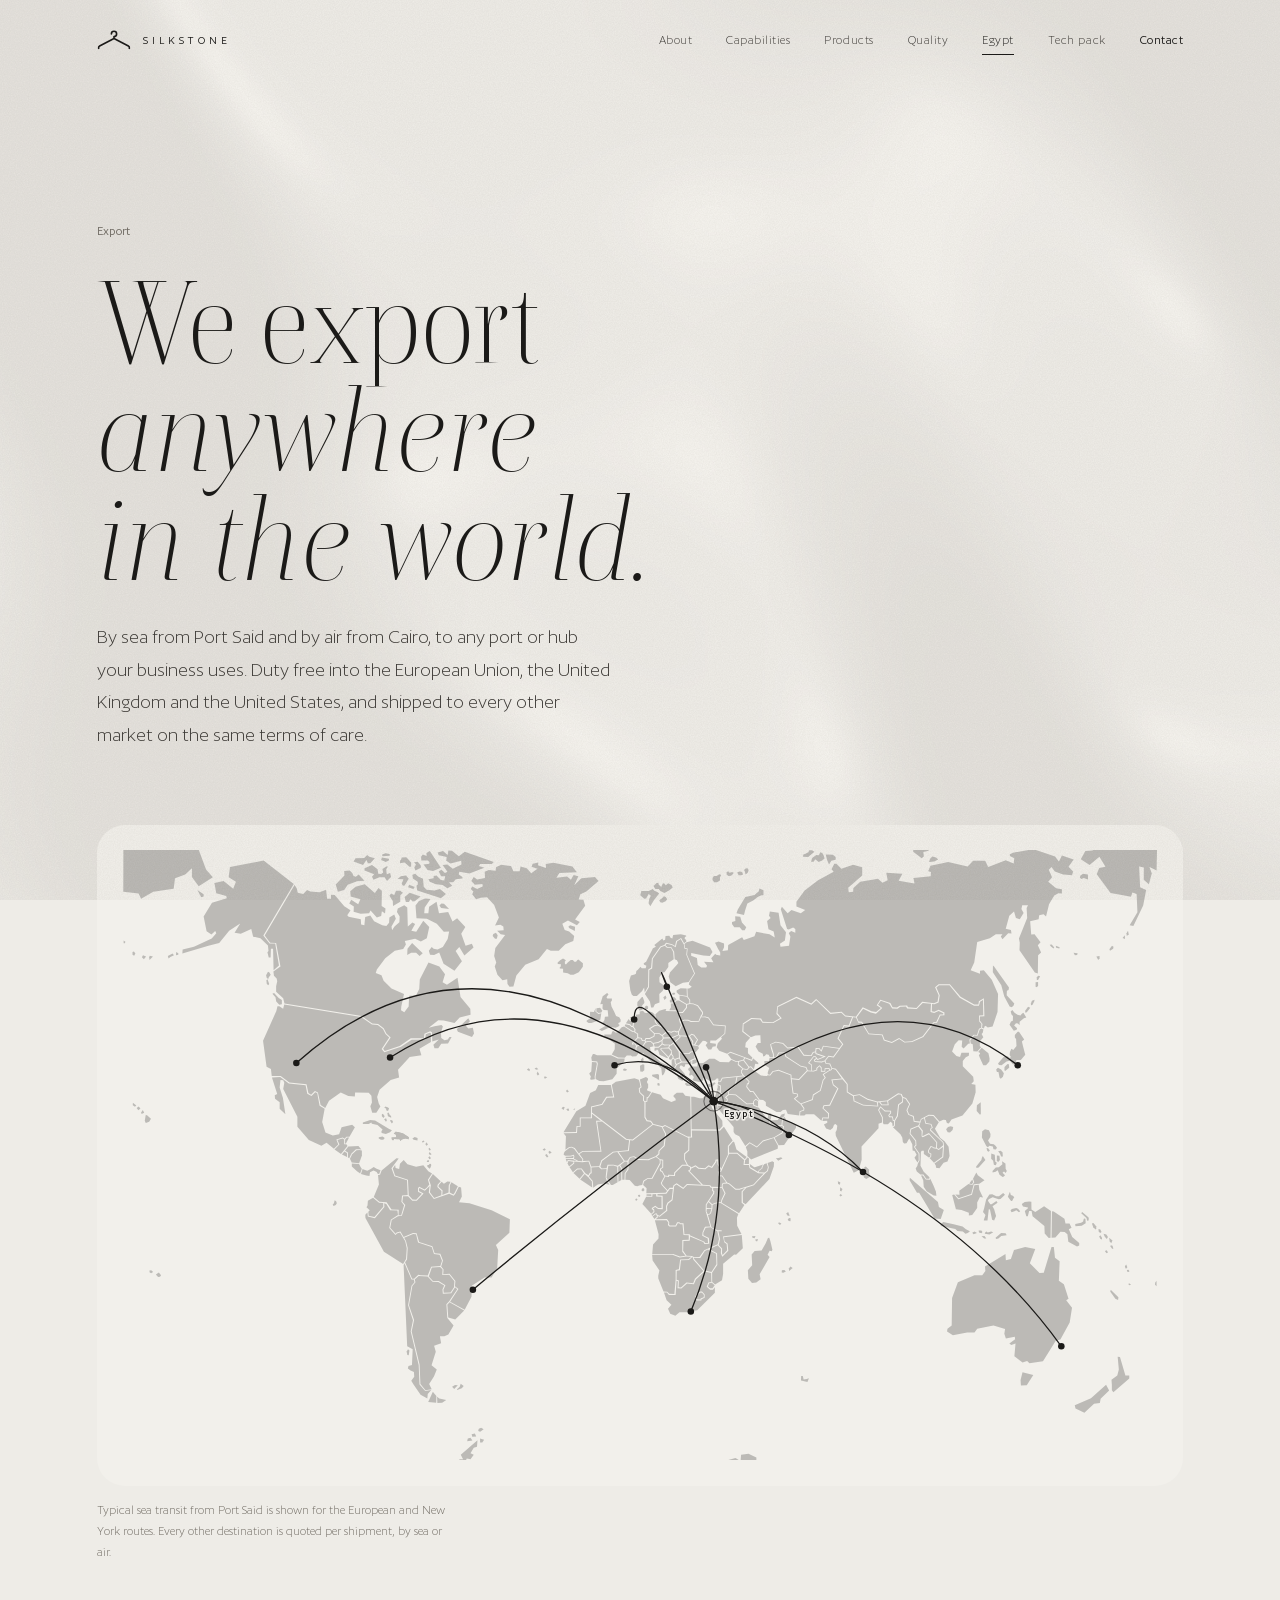
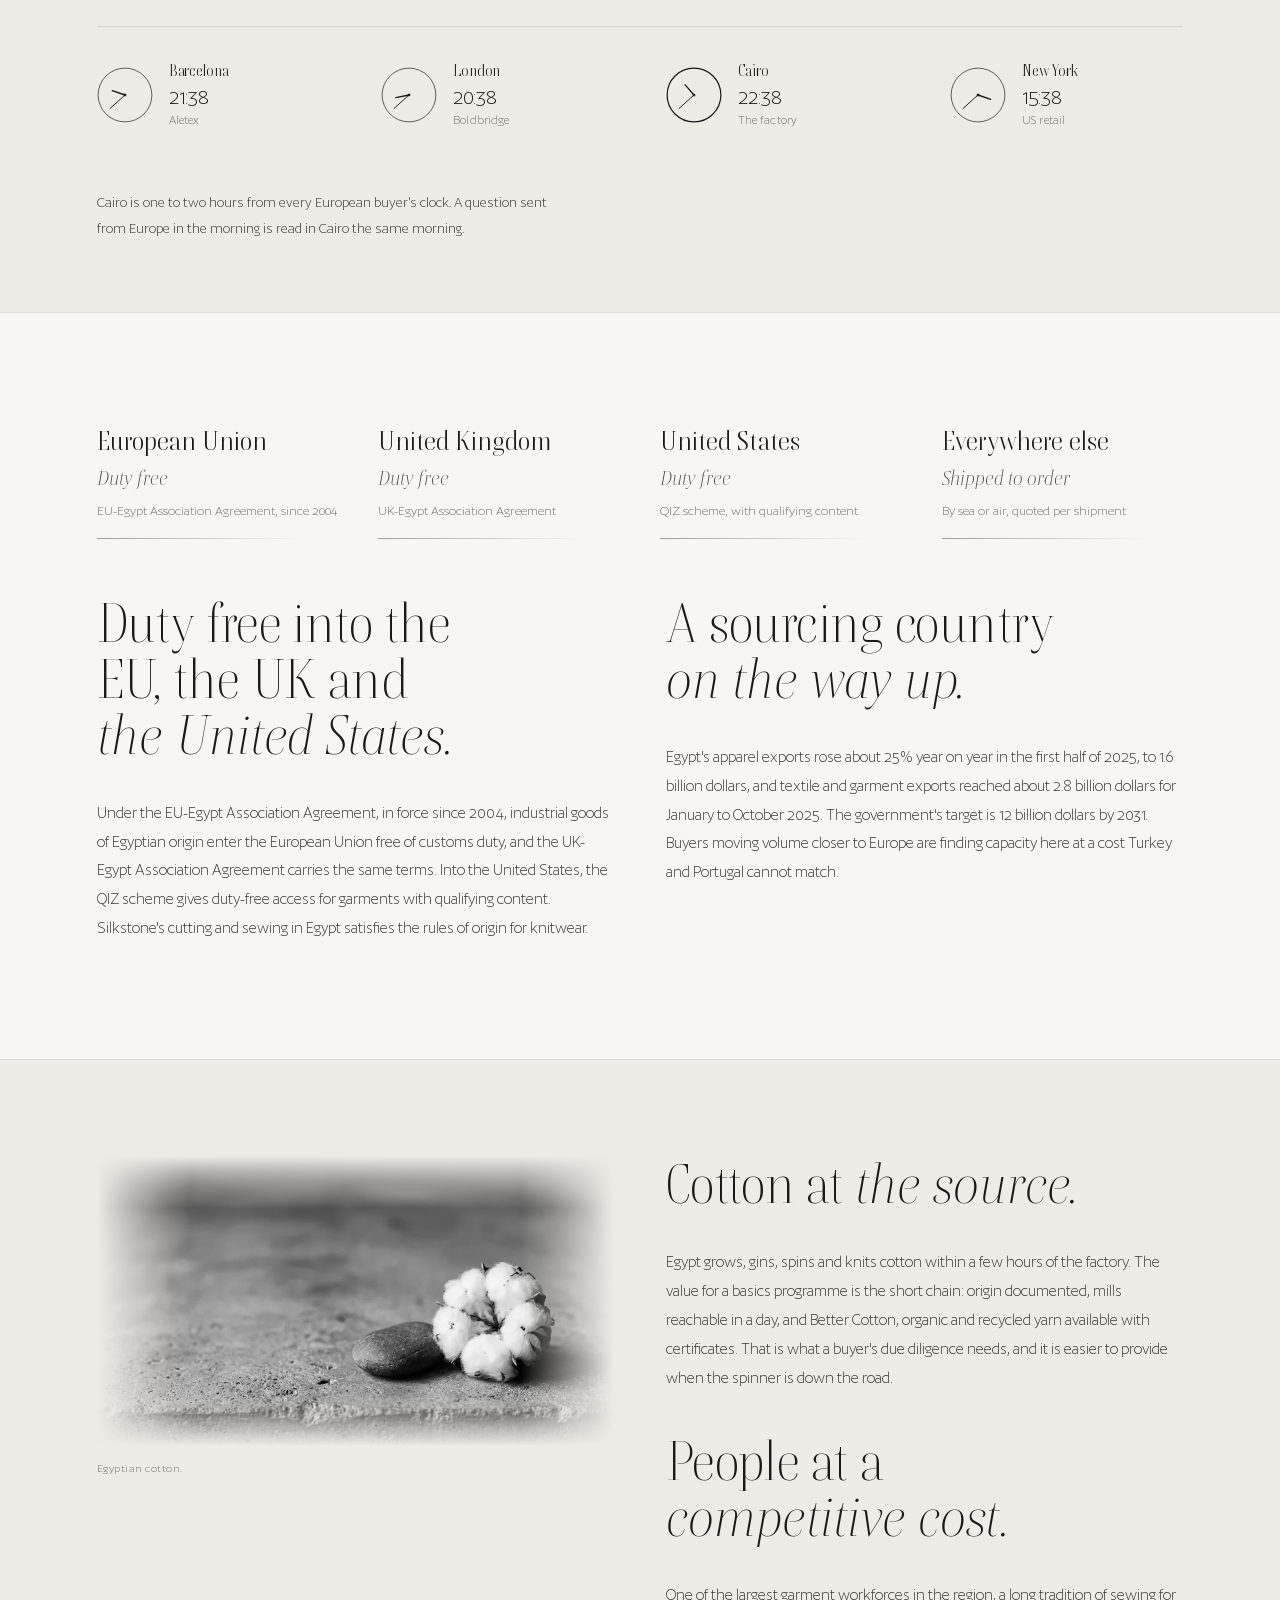
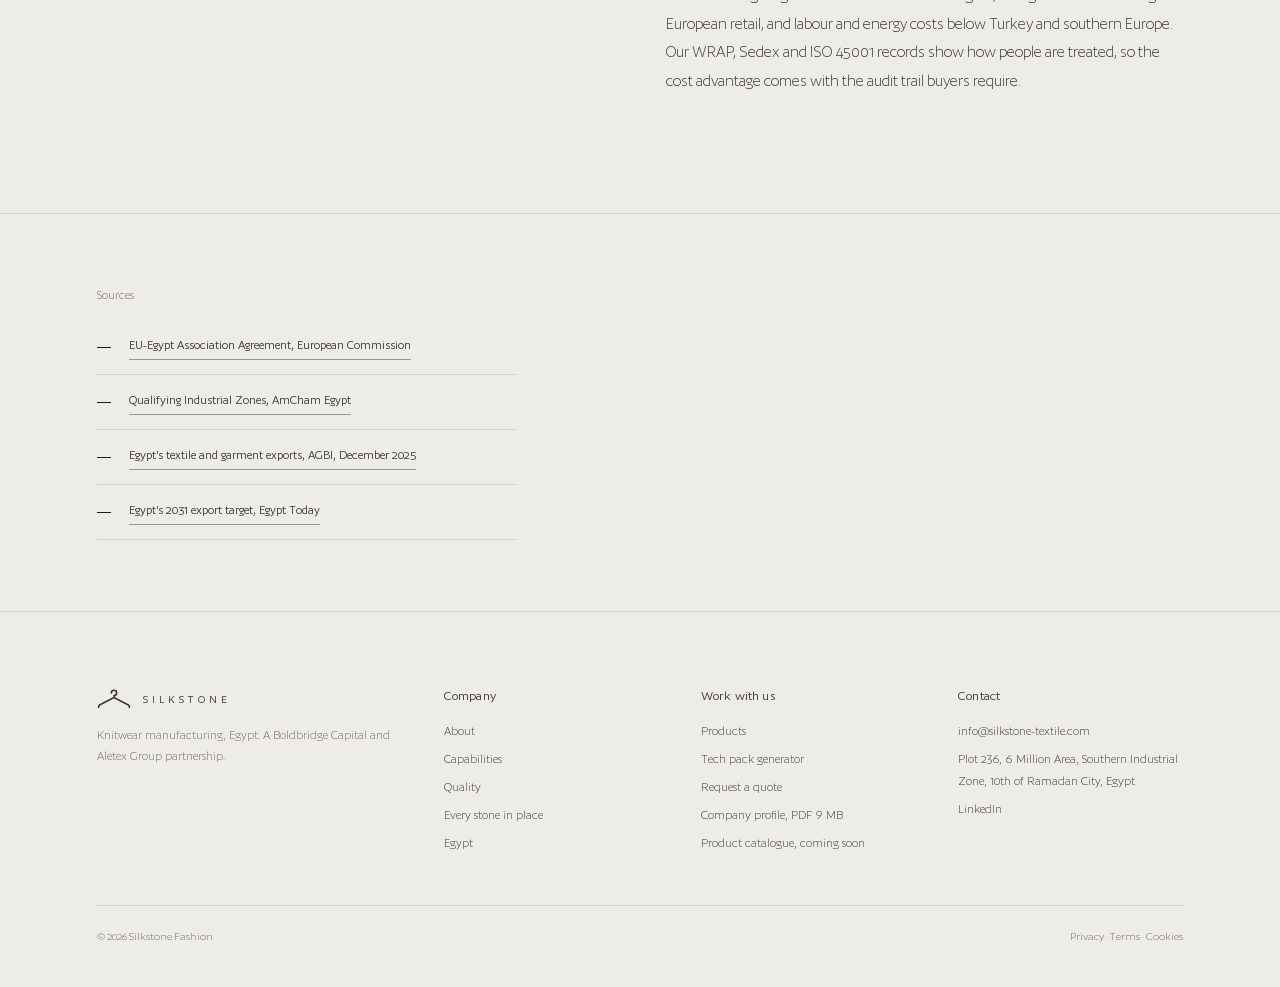
<file: egypt.html>
<!DOCTYPE html>
<html lang="en">
<head>
<meta charset="UTF-8">
<meta name="viewport" content="width=device-width, initial-scale=1.0">
<title>Why make knitwear in Egypt · Silkstone Fashion</title>
<meta name="description" content="Why source knitwear from Egypt: duty-free access to the EU, UK and United States, ports days from Europe, and cotton grown close to the factory.">
<link rel="canonical" href="https://silkstone-textile.com/egypt.html">
<link rel="icon" href="assets/logos/favicon.svg" type="image/svg+xml">
<meta property="og:type" content="website">
<meta property="og:site_name" content="Silkstone Fashion">
<meta property="og:title" content="Why make knitwear in Egypt · Silkstone Fashion">
<meta property="og:description" content="Why source knitwear from Egypt: duty-free access to the EU, UK and United States, ports days from Europe, and cotton grown close to the factory.">
<meta property="og:url" content="https://silkstone-textile.com/egypt.html">
<meta property="og:image" content="https://silkstone-textile.com/assets/og.jpg?v=3">
<meta property="og:image:width" content="1200">
<meta property="og:image:height" content="630">
<meta property="og:image:alt" content="Silkstone Fashion: knitwear made in Egypt, with the sewing floor">
<meta name="twitter:card" content="summary_large_image">
<link rel="apple-touch-icon" href="assets/logos/apple-touch-icon.png">
<script type="application/ld+json">{"@context": "https://schema.org", "@type": "WebPage", "name": "Why make knitwear in Egypt · Silkstone Fashion", "description": "Why source knitwear from Egypt: duty-free access to the EU, UK and United States, ports days from Europe, and cotton grown close to the factory.", "url": "https://silkstone-textile.com/egypt.html", "isPartOf": {"@type": "WebSite", "name": "Silkstone Fashion", "url": "https://silkstone-textile.com/"}, "publisher": {"@type": "Organization", "@id": "https://silkstone-textile.com/#org", "name": "Silkstone Fashion", "url": "https://silkstone-textile.com/"}}</script>
<link rel="preload" href="assets/fonts/boska-300.woff2" as="font" type="font/woff2" crossorigin>
<link rel="preload" href="assets/fonts/author-300.woff2" as="font" type="font/woff2" crossorigin>
<link rel="stylesheet" href="assets/styles.css?v=36">
</head>
<body>
<a class="skip" href="#main">Skip to content</a>
<header class="nav"><div class="wrap">
  <a class="brand" href="index.html" aria-label="Silkstone home"><svg viewBox="0 0 104 62" aria-hidden="true"><path d="M44 12 A8 8 0 1 1 52 20 L52 26 L96 49 Q100 51 99 56 M52 26 L8 49 Q4 51 5 56"/></svg>SILKSTONE</a>
  <nav class="nav-links"><a href="about.html">About</a><a href="capabilities.html">Capabilities</a><a href="products.html">Products</a><a href="quality.html">Quality</a><a href="egypt.html">Egypt</a><a href="techpack.html">Tech pack</a><a class="nav-cta" href="contact.html">Contact</a></nav>
  <button class="burger" aria-label="Menu" aria-expanded="false"><span></span><span></span><span></span></button>
</div></header>
<div class="menu"><a href="index.html">Home</a><a href="about.html">About</a><a href="capabilities.html">Capabilities</a><a href="products.html">Products</a><a href="quality.html">Quality</a><a href="egypt.html">Egypt</a><a href="techpack.html">Tech pack</a><a href="contact.html">Contact</a></div>

<main id="main">
<section class="pagehead short"><div class="wrap">
  <p class="label">Export</p>
  <h1 class="world-h1">We export <em>anywhere in the world.</em></h1>
  <p class="lead">By sea from Port Said and by air from Cairo, to any port or hub your business uses. Duty free into the European Union, the United Kingdom and the United States, and shipped to every other market on the same terms of care.</p>
</div></section>

<section class="tight" style="padding-top:0"><div class="wrap">
  <div class="routemap world rv"><div class="crop"><div class="inner">
    <img src="assets/img/world.svg" alt="World map with shipping routes from Egypt to every continent" width="950" height="620">
    <svg class="routes" viewBox="0 0 950 620" aria-label="Shipping routes from Egypt to every continent">
      <g class="r"><path d="M543 247 Q500 200 452 214"/><circle cx="452" cy="214" r="3"/><text x="444" y="211" text-anchor="end">Barcelona · 3 to 4 days</text></g>
      <g class="r"><path d="M543 247 Q542 230 536 216"/><circle cx="536" cy="216" r="3"/><text x="546" y="212">Istanbul · 1 to 2 days</text></g>
      <g class="r"><path d="M543 247 Q470 130 470 172"/><circle cx="470" cy="172" r="3"/><text x="462" y="169" text-anchor="end">Rotterdam · 8 to 10 days</text></g>
      <g class="r"><path d="M543 247 Q480 90 500 142"/><circle cx="500" cy="142" r="3"/><text x="508" y="136">Stockholm · 10 to 12 days</text></g>
      <g class="r"><path d="M543 247 Q380 120 246 207"/><circle cx="246" cy="207" r="3"/><text x="238" y="203" text-anchor="end">New York · 14 to 18 days</text></g>
      <g class="r"><path d="M543 247 Q330 60 160 212"/><circle cx="160" cy="212" r="3"/><text x="152" y="228" text-anchor="end">Los Angeles</text></g>
      <g class="r"><path d="M543 247 Q430 330 322 420"/><circle cx="322" cy="420" r="3"/><text x="314" y="436" text-anchor="end">São Paulo</text></g>
      <g class="r"><path d="M543 247 Q560 350 522 440"/><circle cx="522" cy="440" r="3"/><text x="530" y="456">Cape Town</text></g>
      <g class="r"><path d="M543 247 Q580 250 612 278"/><circle cx="612" cy="278" r="3"/><text x="620" y="290">Dubai</text></g>
      <g class="r"><path d="M543 247 Q630 260 680 312"/><circle cx="680" cy="312" r="3"/><text x="688" y="326">Mumbai</text></g>
      <g class="r"><path d="M543 247 Q700 120 822 214"/><circle cx="822" cy="214" r="3"/><text x="830" y="210">Tokyo</text></g>
      <g class="r"><path d="M543 247 Q760 330 862 472"/><circle cx="862" cy="472" r="3"/><text x="854" y="490" text-anchor="end">Sydney</text></g>
      <g class="home"><circle cx="543" cy="247" r="4"/><circle cx="543" cy="247" r="9" class="ring"/><text x="552" y="262">Egypt</text></g>
    </svg>
  </div></div></div>
  <p class="small" style="margin-top:14px">Typical sea transit from Port Said is shown for the European and New York routes. Every other destination is quoted per shipment, by sea or air.</p>
  <div class="clocks rv" aria-label="Local time now">
    <div class="clock" data-tz="Europe/Madrid"><svg viewBox="0 0 100 100" aria-hidden="true"><circle cx="50" cy="50" r="48"/><line class="h" x1="50" y1="50" x2="50" y2="26"/><line class="m" x1="50" y1="50" x2="50" y2="14"/><circle class="c" cx="50" cy="50" r="2"/></svg><b>Barcelona</b><span class="time">--:--</span><small>Aletex</small></div>
    <div class="clock" data-tz="Europe/London"><svg viewBox="0 0 100 100" aria-hidden="true"><circle cx="50" cy="50" r="48"/><line class="h" x1="50" y1="50" x2="50" y2="26"/><line class="m" x1="50" y1="50" x2="50" y2="14"/><circle class="c" cx="50" cy="50" r="2"/></svg><b>London</b><span class="time">--:--</span><small>Boldbridge</small></div>
    <div class="clock home" data-tz="Africa/Cairo"><svg viewBox="0 0 100 100" aria-hidden="true"><circle cx="50" cy="50" r="48"/><line class="h" x1="50" y1="50" x2="50" y2="26"/><line class="m" x1="50" y1="50" x2="50" y2="14"/><circle class="c" cx="50" cy="50" r="2"/></svg><b>Cairo</b><span class="time">--:--</span><small>The factory</small></div>
    <div class="clock" data-tz="America/New_York"><svg viewBox="0 0 100 100" aria-hidden="true"><circle cx="50" cy="50" r="48"/><line class="h" x1="50" y1="50" x2="50" y2="26"/><line class="m" x1="50" y1="50" x2="50" y2="14"/><circle class="c" cx="50" cy="50" r="2"/></svg><b>New York</b><span class="time">--:--</span><small>US retail</small></div>
    <p class="clocks-note">Cairo is one to two hours from every European buyer's clock. A question sent from Europe in the morning is read in Cairo the same morning.</p>
  </div>
</div></section>

<section class="rule white"><div class="wrap">
  <div class="duty rv" aria-label="Duty-free access">
    <div><b>European Union</b><span>Duty free</span><small>EU-Egypt Association Agreement, since 2004</small></div>
    <div><b>United Kingdom</b><span>Duty free</span><small>UK-Egypt Association Agreement</small></div>
    <div><b>United States</b><span>Duty free</span><small>QIZ scheme, with qualifying content</small></div>
    <div><b>Everywhere else</b><span>Shipped to order</span><small>By sea or air, quoted per shipment</small></div>
  </div>
  <div class="two" style="margin-top:56px">
    <div class="rv stack">
      <h2>Duty free into the EU, the UK and <em>the United States.</em></h2>
      <p class="muted">Under the EU-Egypt Association Agreement, in force since 2004, industrial goods of Egyptian origin enter the European Union free of customs duty, and the UK-Egypt Association Agreement carries the same terms. Into the United States, the QIZ scheme gives duty-free access for garments with qualifying content. Silkstone's cutting and sewing in Egypt satisfies the rules of origin for knitwear.</p>
    </div>
    <div class="rv stack">
      <h2>A sourcing country <em>on the way up.</em></h2>
      <p class="muted">Egypt's apparel exports rose about 25% year on year in the first half of 2025, to 1.6 billion dollars, and textile and garment exports reached about 2.8 billion dollars for January to October 2025. The government's target is 12 billion dollars by 2031. Buyers moving volume closer to Europe are finding capacity here at a cost Turkey and Portugal cannot match.</p>
    </div>
  </div>
</div></section>

<section class="rule"><div class="wrap two">
  <figure class="fig soft-photo rv"><img src="assets/img/cotton-stone-1376.webp" srcset="assets/img/cotton-stone-800.webp 800w, assets/img/cotton-stone-1376.webp 1376w" sizes="(max-width:900px) 100vw, 50vw" alt="An open cotton boll beside a smooth stone" width="1376" height="768" loading="lazy"><figcaption>Egyptian cotton.</figcaption></figure>
  <div class="rv stack">
    <h2>Cotton at <em>the source.</em></h2>
    <p class="muted">Egypt grows, gins, spins and knits cotton within a few hours of the factory. The value for a basics programme is the short chain: origin documented, mills reachable in a day, and Better Cotton, organic and recycled yarn available with certificates. That is what a buyer's due diligence needs, and it is easier to provide when the spinner is down the road.</p>
    <h2 style="margin-top:40px">People at a <em>competitive cost.</em></h2>
    <p class="muted">One of the largest garment workforces in the region, a long tradition of sewing for European retail, and labour and energy costs below Turkey and southern Europe. Our WRAP, Sedex and ISO 45001 records show how people are treated, so the cost advantage comes with the audit trail buyers require.</p>
  </div>
</div></section>

<section class="rule tight"><div class="wrap">
  <p class="sources-label">Sources</p>
  <ul class="dash" style="font-size:13px;max-width:70ch">
    <li><a class="link" href="https://trade.ec.europa.eu/access-to-markets/en/content/eu-egypt-association-agreement" target="_blank" rel="noopener">EU-Egypt Association Agreement, European Commission</a></li>
    <li><a class="link" href="https://www.amcham.org.eg/information-resources/trade-resources/egypt-us-relations/qualifying-industrial-zones" target="_blank" rel="noopener">Qualifying Industrial Zones, AmCham Egypt</a></li>
    <li><a class="link" href="https://www.agbi.com/manufacturing/2025/12/egypts-textile-and-garment-exports-hit-10-month-high/" target="_blank" rel="noopener">Egypt's textile and garment exports, AGBI, December 2025</a></li>
    <li><a class="link" href="https://www.egypttoday.com/Article/3/141809/Egypt-aims-to-boost-ready-to-wear-garment-and-textile" target="_blank" rel="noopener">Egypt's 2031 export target, Egypt Today</a></li>
  </ul>
</div></section>
</main>

<footer><div class="wrap">
  <div class="cols">
    <div><div class="brand"><svg viewBox="0 0 104 62" aria-hidden="true"><path d="M44 12 A8 8 0 1 1 52 20 L52 26 L96 49 Q100 51 99 56 M52 26 L8 49 Q4 51 5 56"/></svg>SILKSTONE</div><p class="small" style="margin-top:16px">Knitwear manufacturing, Egypt. A Boldbridge Capital and Aletex Group partnership.</p></div>
    <div><h3>Company</h3><a href="about.html">About</a><a href="capabilities.html">Capabilities</a><a href="quality.html">Quality</a><a href="traced-order.html">Every stone in place</a><a href="egypt.html">Egypt</a></div>
    <div><h3>Work with us</h3><a href="products.html">Products</a><a href="techpack.html">Tech pack generator</a><a href="contact.html">Request a quote</a><a href="profile/Silkstone_Company_Profile_2026.pdf" download>Company profile, PDF 9 MB</a><a href="products.html#catalogue">Product catalogue, coming soon</a></div>
    <div><h3>Contact</h3><a href="mailto:info@silkstone-textile.com">info@silkstone-textile.com</a><a href="contact.html">Plot 236, 6 Million Area, Southern Industrial Zone, 10th of Ramadan City, Egypt</a><a href="https://www.linkedin.com/company/silkstone-fashion/" target="_blank" rel="noopener">LinkedIn</a></div>
  </div>
  <div class="bottom"><span>© 2026 Silkstone Fashion</span><span><a href="legal.html#privacy">Privacy</a> · <a href="legal.html#terms">Terms</a> · <a href="legal.html#cookies">Cookies</a></span></div>
</div></footer>
<script src="assets/site.js?v=34"></script>
<script>
(function(){
  var clocks=document.querySelectorAll(".clock");
  function tick(){ var now=new Date(); clocks.forEach(function(c){ var tz=c.dataset.tz; var parts; try{ parts=new Intl.DateTimeFormat("en-GB",{timeZone:tz,hour:"2-digit",minute:"2-digit",hour12:false}).format(now); }catch(e){ parts="--:--"; } c.querySelector(".time").textContent=parts; var hm=parts.split(":"); if(hm.length===2){ var hh=+hm[0]%12, mm=+hm[1]; c.querySelector(".h").setAttribute("transform","rotate("+((hh+mm/60)*30)+" 50 50)"); c.querySelector(".m").setAttribute("transform","rotate("+(mm*6)+" 50 50)"); } }); }
  if(clocks.length){ tick(); setInterval(tick,15000); }
})();
(function(){
  var reduce=matchMedia('(prefers-reduced-motion: reduce)').matches;
  var routes=document.querySelectorAll('.routes .r');
  routes.forEach(function(g){ var p=g.querySelector('path'); var len=p.getTotalLength(); p.style.strokeDasharray=len; p.style.strokeDashoffset=reduce?0:len; if(reduce) g.classList.add('in'); });
  if(reduce) return;
  var io=new IntersectionObserver(function(es){ es.forEach(function(e){ if(!e.isIntersecting) return; io.unobserve(e.target); routes.forEach(function(g,i){ var p=g.querySelector('path'); p.style.transition='stroke-dashoffset 1.6s cubic-bezier(.22,1,.36,1) '+(i*0.35)+'s'; p.style.strokeDashoffset=0; setTimeout(function(){ g.classList.add('in'); }, 900+i*350); }); }); },{threshold:.35});
  io.observe(document.querySelector('.routemap'));
})();
</script>
</body>
</html>
</file>
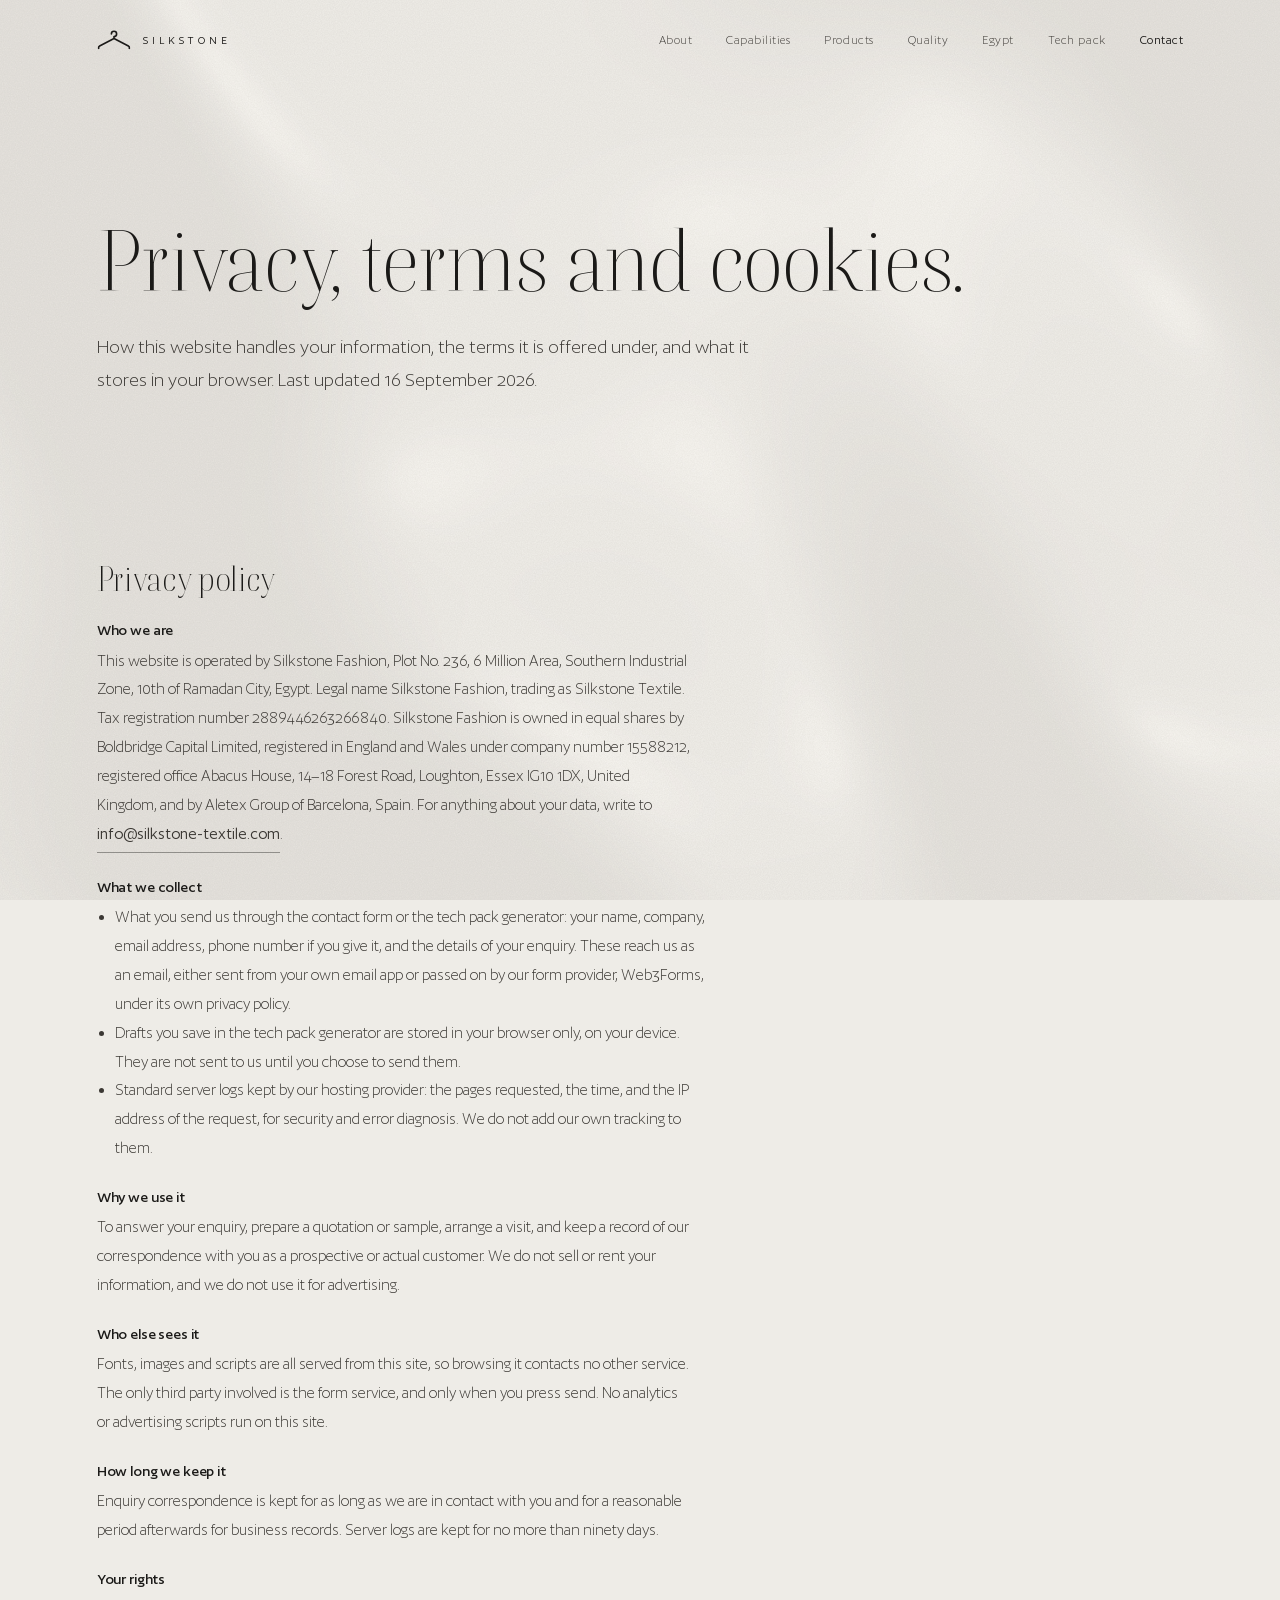
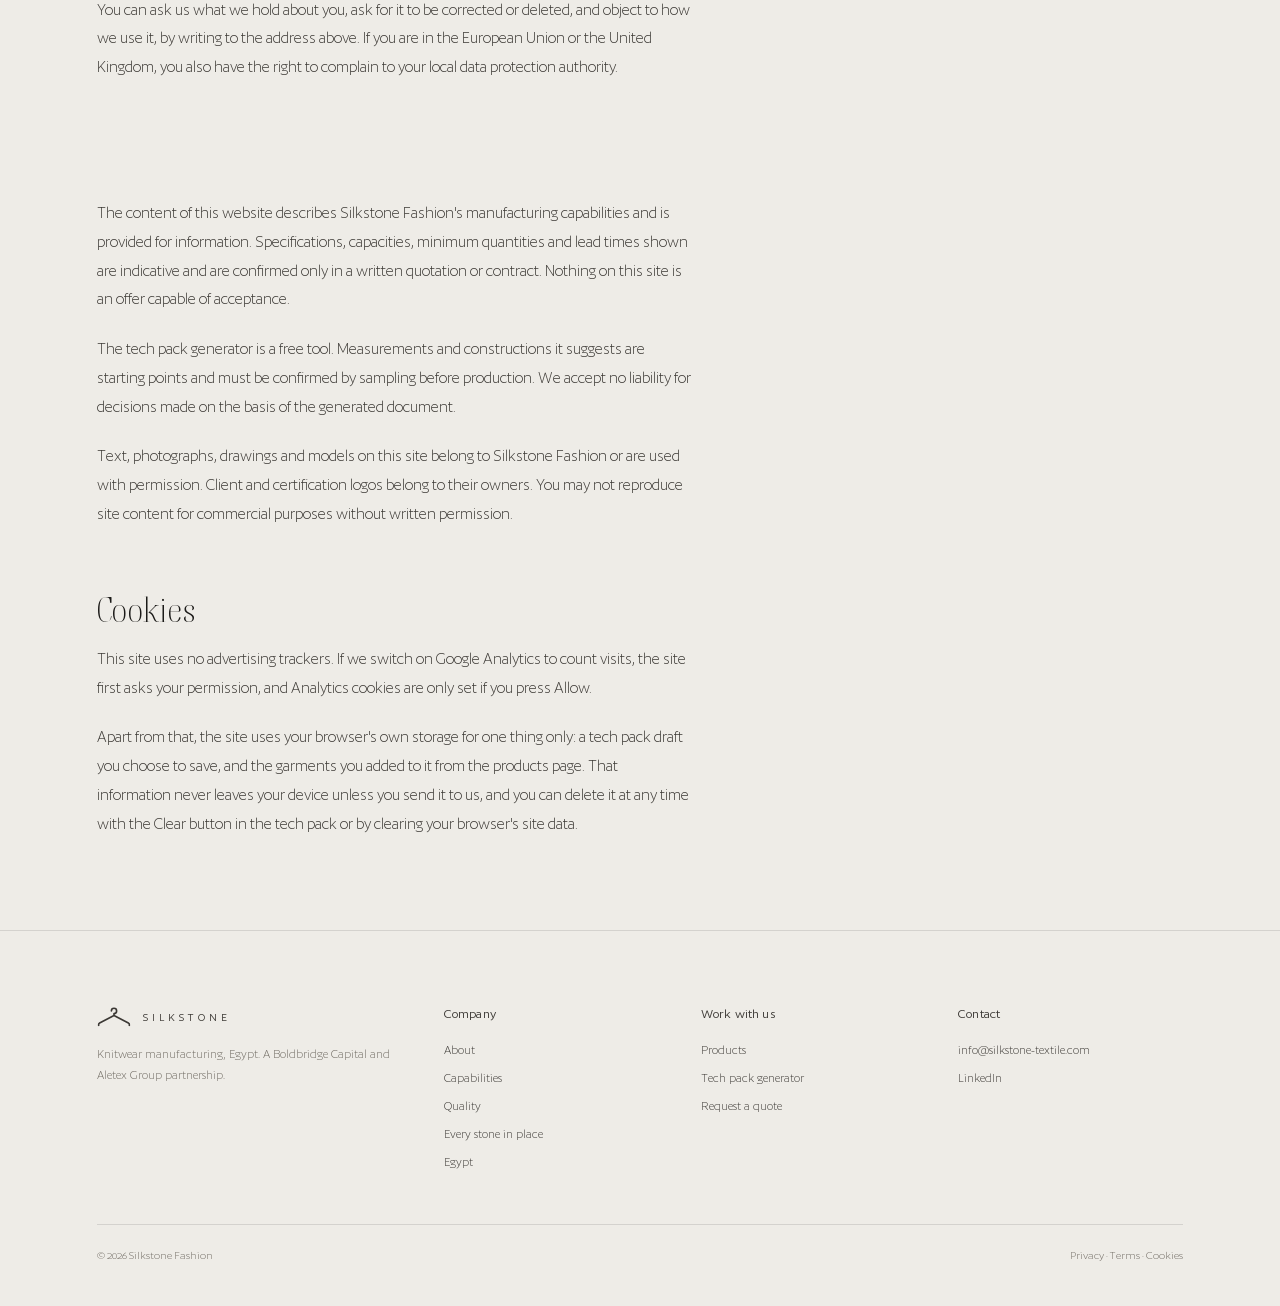
<file: legal.html>
<!DOCTYPE html>
<html lang="en">
<head>
<meta charset="UTF-8">
<meta name="viewport" content="width=device-width, initial-scale=1.0">
<title>Privacy, terms and cookies · Silkstone Fashion</title>
<meta name="description" content="Privacy policy, website terms and cookie notice for silkstone-textile.com, the website of Silkstone Fashion, Egypt.">
<link rel="canonical" href="https://silkstone-textile.com/legal.html">
<link rel="icon" href="assets/logos/favicon.svg" type="image/svg+xml">
<meta property="og:type" content="website">
<meta property="og:site_name" content="Silkstone Fashion">
<meta property="og:title" content="Privacy, terms and cookies · Silkstone Fashion">
<meta property="og:description" content="Privacy policy, website terms and cookie notice for silkstone-textile.com, the website of Silkstone Fashion, Egypt.">
<meta property="og:url" content="https://silkstone-textile.com/legal.html">
<meta property="og:image" content="https://silkstone-textile.com/assets/og.jpg?v=3">
<meta property="og:image:width" content="1200">
<meta property="og:image:height" content="630">
<meta property="og:image:alt" content="Silkstone Fashion: knitwear made in Egypt, with the sewing floor">
<meta name="twitter:card" content="summary_large_image">
<link rel="apple-touch-icon" href="assets/logos/apple-touch-icon.png">
<script type="application/ld+json">{"@context": "https://schema.org", "@type": "WebPage", "name": "Privacy, terms and cookies · Silkstone Fashion", "description": "Privacy policy, website terms and cookie notice for silkstone-textile.com, the website of Silkstone Fashion, Egypt.", "url": "https://silkstone-textile.com/legal.html", "isPartOf": {"@type": "WebSite", "name": "Silkstone Fashion", "url": "https://silkstone-textile.com/"}, "publisher": {"@type": "Organization", "@id": "https://silkstone-textile.com/#org", "name": "Silkstone Fashion", "url": "https://silkstone-textile.com/"}}</script>
<link rel="preload" href="assets/fonts/boska-300.woff2" as="font" type="font/woff2" crossorigin>
<link rel="preload" href="assets/fonts/author-300.woff2" as="font" type="font/woff2" crossorigin>
<link rel="stylesheet" href="assets/styles.css?v=36">
<style>.legal h2{font-size:clamp(24px,2.6vw,34px);margin:64px 0 18px;scroll-margin-top:110px}.legal h3{font-family:var(--font);font-weight:500;font-size:16px;margin:26px 0 8px}.legal p,.legal li{max-width:66ch;color:var(--graphite)}.legal ul{padding-left:18px;list-style:disc}.legal .todo{display:none}</style>
</head>
<body>
<a class="skip" href="#main">Skip to content</a>
<header class="nav"><div class="wrap">
  <a class="brand" href="index.html" aria-label="Silkstone home"><svg viewBox="0 0 104 62" aria-hidden="true"><path d="M44 12 A8 8 0 1 1 52 20 L52 26 L96 49 Q100 51 99 56 M52 26 L8 49 Q4 51 5 56"/></svg>SILKSTONE</a>
  <nav class="nav-links"><a href="about.html">About</a><a href="capabilities.html">Capabilities</a><a href="products.html">Products</a><a href="quality.html">Quality</a><a href="egypt.html">Egypt</a><a href="techpack.html">Tech pack</a><a class="nav-cta" href="contact.html">Contact</a></nav>
  <button class="burger" aria-label="Menu" aria-expanded="false"><span></span><span></span><span></span></button>
</div></header>
<div class="menu"><a href="index.html">Home</a><a href="about.html">About</a><a href="capabilities.html">Capabilities</a><a href="products.html">Products</a><a href="quality.html">Quality</a><a href="egypt.html">Egypt</a><a href="techpack.html">Tech pack</a><a href="contact.html">Contact</a></div>

<main id="main" class="legal">
<section class="pagehead"><div class="wrap">
  <h1>Privacy, terms and cookies.</h1>
  <p class="lead">How this website handles your information, the terms it is offered under, and what it stores in your browser. Last updated 16 September 2026.</p>
</div></section>

<section class="tight" style="padding-top:0"><div class="wrap">
  <h2 id="privacy">Privacy policy</h2>
  <h3>Who we are</h3>
  <p>This website is operated by Silkstone Fashion, Plot No. 236, 6 Million Area, Southern Industrial Zone, 10th of Ramadan City, Egypt. Legal name Silkstone Fashion, trading as Silkstone Textile. Tax registration number 2889446263266840. Silkstone Fashion is owned in equal shares by Boldbridge Capital Limited, registered in England and Wales under company number 15588212, registered office Abacus House, 14&ndash;18 Forest Road, Loughton, Essex IG10 1DX, United Kingdom, and by Aletex Group of Barcelona, Spain. For anything about your data, write to <a class="link" href="mailto:info@silkstone-textile.com">info@silkstone-textile.com</a>.</p>
  <h3>What we collect</h3>
  <ul>
    <li>What you send us through the contact form or the tech pack generator: your name, company, email address, phone number if you give it, and the details of your enquiry. These reach us as an email, either sent from your own email app or passed on by our form provider, Web3Forms, under its own privacy policy.</li>
    <li>Drafts you save in the tech pack generator are stored in your browser only, on your device. They are not sent to us until you choose to send them.</li>
    <li>Standard server logs kept by our hosting provider: the pages requested, the time, and the IP address of the request, for security and error diagnosis. We do not add our own tracking to them.</li>
  </ul>
  <h3>Why we use it</h3>
  <p>To answer your enquiry, prepare a quotation or sample, arrange a visit, and keep a record of our correspondence with you as a prospective or actual customer. We do not sell or rent your information, and we do not use it for advertising.</p>
  <h3>Who else sees it</h3>
  <p>Fonts, images and scripts are all served from this site, so browsing it contacts no other service. The only third party involved is the form service, and only when you press send. No analytics or advertising scripts run on this site.</p>
  <h3>How long we keep it</h3>
  <p>Enquiry correspondence is kept for as long as we are in contact with you and for a reasonable period afterwards for business records. Server logs are kept for no more than ninety days.</p>
  <h3>Your rights</h3>
  <p>You can ask us what we hold about you, ask for it to be corrected or deleted, and object to how we use it, by writing to the address above. If you are in the European Union or the United Kingdom, you also have the right to complain to your local data protection authority.</p>

  <h2 id="terms">Website terms</h2>
  <p>The content of this website describes Silkstone Fashion's manufacturing capabilities and is provided for information. Specifications, capacities, minimum quantities and lead times shown are indicative and are confirmed only in a written quotation or contract. Nothing on this site is an offer capable of acceptance.</p>
  <p>The tech pack generator is a free tool. Measurements and constructions it suggests are starting points and must be confirmed by sampling before production. We accept no liability for decisions made on the basis of the generated document.</p>
  <p>Text, photographs, drawings and models on this site belong to Silkstone Fashion or are used with permission. Client and certification logos belong to their owners. You may not reproduce site content for commercial purposes without written permission.</p>

  <h2 id="cookies">Cookies</h2>
  <p>This site uses no advertising trackers. If we switch on Google Analytics to count visits, the site first asks your permission, and Analytics cookies are only set if you press Allow. <span id="ga-choice" hidden>You can <button type="button" class="link" onclick="SS.analyticsChoice()">change your choice</button> at any time.</span></p>
  <p>Apart from that, the site uses your browser's own storage for one thing only: a tech pack draft you choose to save, and the garments you added to it from the products page. That information never leaves your device unless you send it to us, and you can delete it at any time with the Clear button in the tech pack or by clearing your browser's site data.</p>
</div></section>
</main>

<footer><div class="wrap">
  <div class="cols">
    <div><div class="brand"><svg viewBox="0 0 104 62" aria-hidden="true"><path d="M44 12 A8 8 0 1 1 52 20 L52 26 L96 49 Q100 51 99 56 M52 26 L8 49 Q4 51 5 56"/></svg>SILKSTONE</div><p class="small" style="margin-top:16px">Knitwear manufacturing, Egypt. A Boldbridge Capital and Aletex Group partnership.</p></div>
    <div><h3>Company</h3><a href="about.html">About</a><a href="capabilities.html">Capabilities</a><a href="quality.html">Quality</a><a href="traced-order.html">Every stone in place</a><a href="egypt.html">Egypt</a></div>
    <div><h3>Work with us</h3><a href="products.html">Products</a><a href="techpack.html">Tech pack generator</a><a href="contact.html">Request a quote</a></div>
    <div><h3>Contact</h3><a href="mailto:info@silkstone-textile.com">info@silkstone-textile.com</a><a href="https://www.linkedin.com/company/silkstone-fashion/" target="_blank" rel="noopener">LinkedIn</a></div>
  </div>
  <div class="bottom"><span>© 2026 Silkstone Fashion</span><span><a href="legal.html#privacy">Privacy</a> · <a href="legal.html#terms">Terms</a> · <a href="legal.html#cookies">Cookies</a></span></div>
</div></footer>
<script src="assets/site.js?v=34"></script>
</body>
</html>
</file>
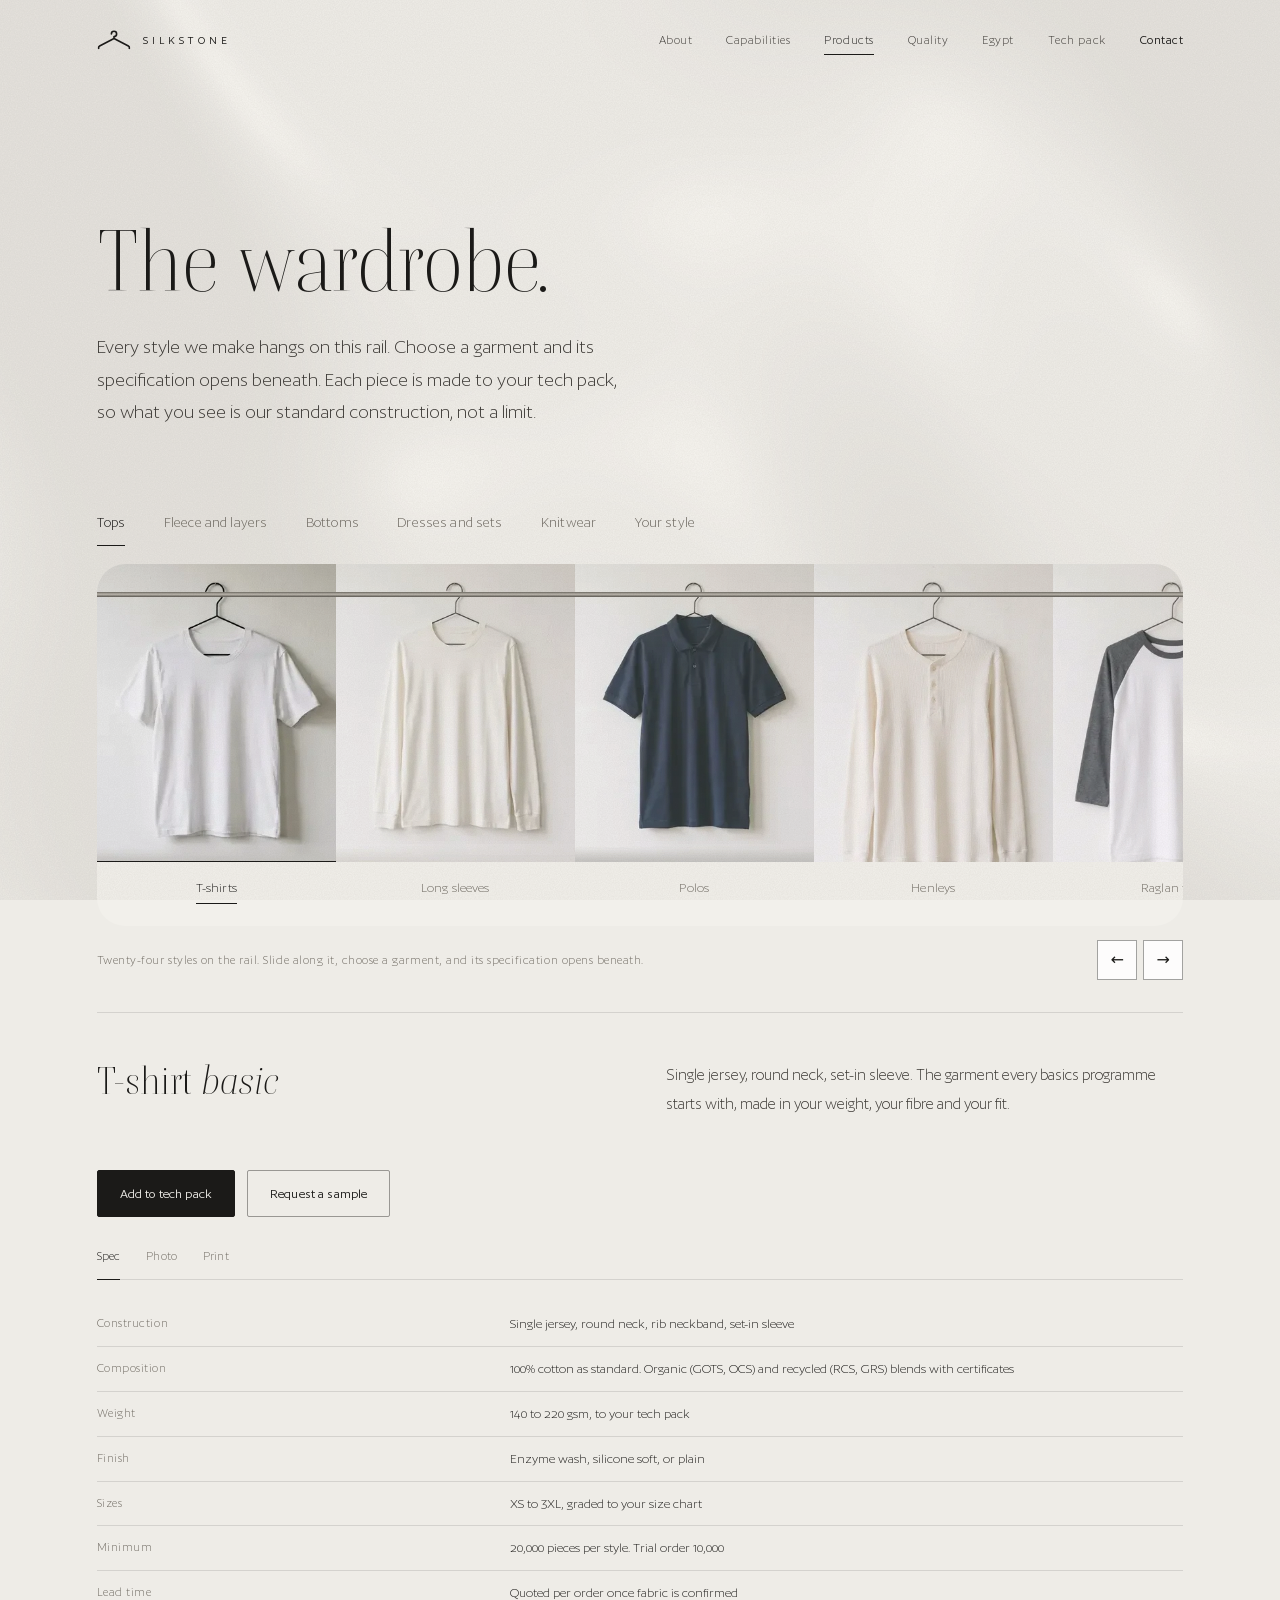
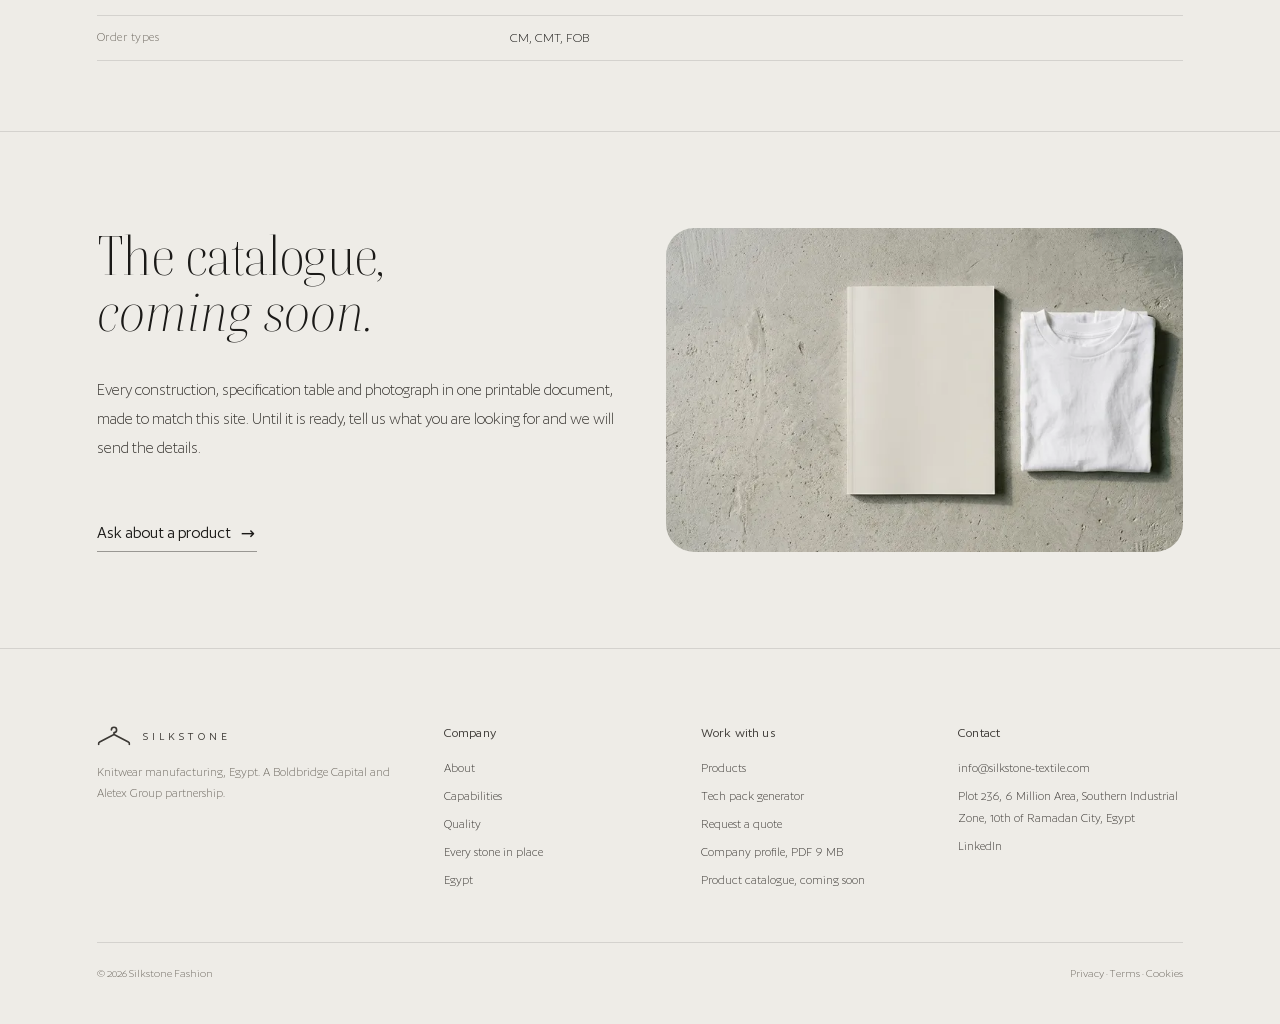
<file: products.html>
<!DOCTYPE html>
<html lang="en">
<head>
<meta charset="UTF-8">
<meta name="viewport" content="width=device-width, initial-scale=1.0">
<title>Products · T-shirts, hoodies, polos and joggers · Silkstone</title>
<meta name="description" content="Knitwear made to your tech pack in Egypt: T-shirts, polos, sweatshirts, hoodies, joggers and more. Minimum 20,000 pieces per style, trials from 10,000.">
<link rel="canonical" href="https://silkstone-textile.com/products.html">
<link rel="icon" href="assets/logos/favicon.svg" type="image/svg+xml">
<meta property="og:type" content="website">
<meta property="og:site_name" content="Silkstone Fashion">
<meta property="og:title" content="Products · T-shirts, hoodies, polos and joggers · Silkstone">
<meta property="og:description" content="Knitwear made to your tech pack in Egypt: T-shirts, polos, sweatshirts, hoodies, joggers and more. Minimum 20,000 pieces per style, trials from 10,000.">
<meta property="og:url" content="https://silkstone-textile.com/products.html">
<meta property="og:image" content="https://silkstone-textile.com/assets/og.jpg?v=3">
<meta property="og:image:width" content="1200">
<meta property="og:image:height" content="630">
<meta property="og:image:alt" content="Silkstone Fashion: knitwear made in Egypt, with the sewing floor">
<meta name="twitter:card" content="summary_large_image">
<link rel="apple-touch-icon" href="assets/logos/apple-touch-icon.png">
<script type="application/ld+json">{"@context": "https://schema.org", "@type": "WebPage", "name": "Products · T-shirts, hoodies, polos and joggers · Silkstone", "description": "Knitwear made to your tech pack in Egypt: T-shirts, polos, sweatshirts, hoodies, joggers and more. Minimum 20,000 pieces per style, trials from 10,000.", "url": "https://silkstone-textile.com/products.html", "isPartOf": {"@type": "WebSite", "name": "Silkstone Fashion", "url": "https://silkstone-textile.com/"}, "publisher": {"@type": "Organization", "@id": "https://silkstone-textile.com/#org", "name": "Silkstone Fashion", "url": "https://silkstone-textile.com/"}}</script>
<link rel="preload" href="assets/fonts/boska-300.woff2" as="font" type="font/woff2" crossorigin>
<link rel="preload" href="assets/fonts/author-300.woff2" as="font" type="font/woff2" crossorigin>
<link rel="stylesheet" href="assets/styles.css?v=36">
</head>
<body>
<a class="skip" href="#main">Skip to content</a>
<header class="nav"><div class="wrap">
  <a class="brand" href="index.html" aria-label="Silkstone home"><svg viewBox="0 0 104 62" aria-hidden="true"><path d="M44 12 A8 8 0 1 1 52 20 L52 26 L96 49 Q100 51 99 56 M52 26 L8 49 Q4 51 5 56"/></svg>SILKSTONE</a>
  <nav class="nav-links"><a href="about.html">About</a><a href="capabilities.html">Capabilities</a><a href="products.html">Products</a><a href="quality.html">Quality</a><a href="egypt.html">Egypt</a><a href="techpack.html">Tech pack</a><a class="nav-cta" href="contact.html">Contact</a></nav>
  <button class="burger" aria-label="Menu" aria-expanded="false"><span></span><span></span><span></span></button>
</div></header>
<div class="menu"><a href="index.html">Home</a><a href="about.html">About</a><a href="capabilities.html">Capabilities</a><a href="products.html">Products</a><a href="quality.html">Quality</a><a href="egypt.html">Egypt</a><a href="techpack.html">Tech pack</a><a href="contact.html">Contact</a></div>

<main id="main">
<section class="pagehead short"><div class="wrap">
  <h1>The wardrobe.</h1>
  <p class="lead">Every style we make hangs on this rail. Choose a garment and its specification opens beneath. Each piece is made to your tech pack, so what you see is our standard construction, not a limit.</p>
</div></section>

<section class="tight" style="padding-top:0"><div class="wrap">
  <div class="cat-tabs" role="tablist" aria-label="Garment groups">
    <button data-group="tops" role="tab">Tops</button>
    <button data-group="fleece" role="tab">Fleece and layers</button>
    <button data-group="bottoms" role="tab">Bottoms</button>
    <button data-group="sets" role="tab">Dresses and sets</button>
    <button data-group="knits" role="tab">Knitwear</button>
    <button data-group="custom" role="tab">Your style</button>
  </div>

  <div class="rail-wall rv" id="railWall">
    <div class="steel" aria-hidden="true"></div>
    <div class="rail-strip" role="list" aria-label="Garments on the rail">
      <div class="ri" role="listitem"><button type="button" data-key="tshirt" data-group="tops"><span class="hang" style="--hook:0.0612"><img src="assets/img/garment-tshirt-800.webp" alt="White T-shirt on a hanger" width="800" height="523" loading="eager"></span><span class="nm">T-shirts</span></button></div>
      <div class="ri" role="listitem"><button type="button" data-key="longsleeve" data-group="tops"><span class="hang" style="--hook:0.0631"><img src="assets/img/garment-longsleeve-800.webp" alt="Off-white long-sleeve T-shirt on a hanger" width="800" height="523" loading="eager"></span><span class="nm">Long sleeves</span></button></div>
      <div class="ri" role="listitem"><button type="button" data-key="polo" data-group="tops"><span class="hang" style="--hook:0.0631"><img src="assets/img/garment-polo-800.webp" alt="Navy polo shirt on a hanger" width="800" height="523" loading="eager"></span><span class="nm">Polos</span></button></div>
      <div class="ri" role="listitem"><button type="button" data-key="henley" data-group="tops"><span class="hang" style="--hook:0.0784"><img src="assets/img/garment-henley-800.webp" alt="Off-white waffle henley on a hanger" width="800" height="536" loading="eager"></span><span class="nm">Henleys</span></button></div>
      <div class="ri" role="listitem"><button type="button" data-key="raglan" data-group="tops"><span class="hang" style="--hook:0.0784"><img src="assets/img/garment-raglan-800.webp" alt="White raglan T-shirt with charcoal sleeves on a hanger" width="800" height="536" loading="eager"></span><span class="nm">Raglan tees</span></button></div>
      <div class="ri" role="listitem"><button type="button" data-key="croptop" data-group="tops"><span class="hang" style="--hook:0.0784"><img src="assets/img/garment-croptop-800.webp" alt="Black cropped T-shirt on a hanger" width="800" height="536" loading="lazy"></span><span class="nm">Crop tops</span></button></div>
      <div class="ri" role="listitem"><button type="button" data-key="tanktop" data-group="tops"><span class="hang" style="--hook:0.1138"><img src="assets/img/garment-tanktop-800.webp" alt="White tank top on a hanger" width="800" height="536" loading="lazy"></span><span class="nm">Tank tops</span></button></div>
      <div class="ri" role="listitem"><button type="button" data-key="camisole" data-group="tops"><span class="hang" style="--hook:0.0784"><img src="assets/img/garment-camisole-800.webp" alt="Grey rib camisole on a hanger" width="800" height="536" loading="lazy"></span><span class="nm">Camisoles</span></button></div>
      <div class="ri" role="listitem"><button type="button" data-key="bodysuit" data-group="tops"><span class="hang" style="--hook:0.0634"><img src="assets/img/garment-bodysuit-800.webp" alt="Off-white rib bodysuit on a hanger" width="800" height="536" loading="lazy"></span><span class="nm">Bodysuits</span></button></div>
      <div class="ri" role="listitem"><button type="button" data-key="sweatshirt" data-group="fleece"><span class="hang" style="--hook:0.0631"><img src="assets/img/garment-sweatshirt-800.webp" alt="Grey sweatshirt on a hanger" width="800" height="523" loading="lazy"></span><span class="nm">Sweatshirts</span></button></div>
      <div class="ri" role="listitem"><button type="button" data-key="hoodie" data-group="fleece"><span class="hang" style="--hook:0.0612"><img src="assets/img/garment-hoodie-800.webp" alt="Black hoodie on a hanger" width="800" height="523" loading="lazy"></span><span class="nm">Hoodies</span></button></div>
      <div class="ri" role="listitem"><button type="button" data-key="ziphoodie" data-group="fleece"><span class="hang" style="--hook:0.0784"><img src="assets/img/garment-ziphoodie-800.webp" alt="Grey marl zip hoodie on a hanger" width="800" height="536" loading="lazy"></span><span class="nm">Zip hoodies</span></button></div>
      <div class="ri" role="listitem"><button type="button" data-key="quarterzip" data-group="fleece"><span class="hang" style="--hook:0.0784"><img src="assets/img/garment-quarterzip-800.webp" alt="Navy quarter-zip fleece on a hanger" width="800" height="536" loading="lazy"></span><span class="nm">Quarter-zips</span></button></div>
      <div class="ri" role="listitem"><button type="button" data-key="trackjacket" data-group="fleece"><span class="hang" style="--hook:0.0784"><img src="assets/img/garment-trackjacket-800.webp" alt="Black track jacket on a hanger" width="800" height="536" loading="lazy"></span><span class="nm">Track jackets</span></button></div>
      <div class="ri" role="listitem"><button type="button" data-key="joggers" data-group="bottoms"><span class="hang" style="--hook:0.0612"><img src="assets/img/garment-joggers-800.webp" alt="Charcoal joggers on a clip hanger" width="800" height="523" loading="lazy"></span><span class="nm">Joggers</span></button></div>
      <div class="ri" role="listitem"><button type="button" data-key="sweatpants" data-group="bottoms"><span class="hang" style="--hook:0.0616"><img src="assets/img/garment-sweatpants-800.webp" alt="Light grey sweatpants on a clip hanger" width="800" height="536" loading="lazy"></span><span class="nm">Sweatpants</span></button></div>
      <div class="ri" role="listitem"><button type="button" data-key="shorts" data-group="bottoms"><span class="hang" style="--hook:0.0784"><img src="assets/img/garment-shorts-800.webp" alt="Charcoal jersey shorts on a clip hanger" width="800" height="536" loading="lazy"></span><span class="nm">Shorts</span></button></div>
      <div class="ri" role="listitem"><button type="button" data-key="cyclingshorts" data-group="bottoms"><span class="hang" style="--hook:0.0653"><img src="assets/img/garment-cyclingshorts-800.webp" alt="Black cycling shorts on a clip hanger" width="800" height="536" loading="lazy"></span><span class="nm">Cycling shorts</span></button></div>
      <div class="ri" role="listitem"><button type="button" data-key="leggings" data-group="bottoms"><span class="hang" style="--hook:0.0616"><img src="assets/img/garment-leggings-800.webp" alt="Black leggings on a clip hanger" width="800" height="536" loading="lazy"></span><span class="nm">Leggings</span></button></div>
      <div class="ri" role="listitem"><button type="button" data-key="tshirtdress" data-group="sets"><span class="hang" style="--hook:0.0653"><img src="assets/img/garment-tshirtdress-800.webp" alt="Stone-beige T-shirt dress on a hanger" width="800" height="536" loading="lazy"></span><span class="nm">T-shirt dresses</span></button></div>
      <div class="ri" role="listitem"><button type="button" data-key="loungeset" data-group="sets"><span class="hang" style="--hook:0.1362"><img src="assets/img/garment-loungeset-800.webp" alt="Grey jersey lounge set on a hanger" width="800" height="536" loading="lazy"></span><span class="nm">Lounge sets</span></button></div>
      <div class="ri" role="listitem"><button type="button" data-key="babyromper" data-group="sets"><span class="hang" style="--hook:0.1343"><img src="assets/img/garment-babyromper-800.webp" alt="White baby romper on a small hanger" width="800" height="536" loading="lazy"></span><span class="nm">Baby rompers</span></button></div>
      <div class="ri" role="listitem"><button type="button" data-key="sweater" data-group="knits"><span class="hang" style="--hook:0.1362"><img src="assets/img/garment-sweater-800.webp" alt="Charcoal crew-neck sweater on a hanger" width="800" height="536" loading="lazy"></span><span class="nm">Sweaters</span></button></div>
      <div class="ri" role="listitem"><button type="button" data-key="cardigan" data-group="knits"><span class="hang" style="--hook:0.1362"><img src="assets/img/garment-cardigan-800.webp" alt="Oatmeal V-neck cardigan on a hanger" width="800" height="536" loading="lazy"></span><span class="nm">Cardigans</span></button></div>
      <div class="ri" role="listitem"><button type="button" data-key="custom" data-group="custom"><span class="hang blank-hanger"><svg viewBox="0 0 104 62" aria-hidden="true"><path d="M44 12 A8 8 0 1 1 52 20 L52 26 L96 49 Q100 51 99 56 M52 26 L8 49 Q4 51 5 56"/></svg></span><span class="nm">Your style</span></button></div>
    </div>
  </div>
  <div class="rail-foot"><p class="rail-hint">Twenty-four styles on the rail. Slide along it, choose a garment, and its specification opens beneath.</p><div class="rail-nav"><button class="prev" type="button" aria-label="Slide the rail left">←</button><button class="next" type="button" aria-label="Slide the rail right">→</button></div></div>

  <div id="itemPanel" class="item-panel t-panel-slide" data-open="false" aria-live="polite">
    <i class="roll" aria-hidden="true"></i>

    <article class="item" data-key="tshirt" data-group="tops" hidden>
      <div class="item-head"><h2>T-shirt <em>basic</em></h2><p class="muted">Single jersey, round neck, set-in sleeve. The garment every basics programme starts with, made in your weight, your fibre and your fit.</p>
        <div class="actions"><a class="btn solid" href="techpack.html?garment=tshirt" data-add="tshirt">Add to tech pack</a><a class="btn quiet" href="contact.html">Request a sample</a></div></div>
      <div class="item-body">
        <div class="tabs"><button class="on" data-pane="spec">Spec</button><button data-pane="photo">Photo</button><button data-pane="print">Print</button></div>
        <div class="pane on" data-pane="spec"><table class="spec">
          <tr><td>Construction</td><td>Single jersey, round neck, rib neckband, set-in sleeve</td></tr>
          <tr><td>Composition</td><td>100% cotton as standard. Organic (GOTS, OCS) and recycled (RCS, GRS) blends with certificates</td></tr>
          <tr><td>Weight</td><td>140 to 220 gsm, to your tech pack</td></tr>
          <tr><td>Finish</td><td>Enzyme wash, silicone soft, or plain</td></tr>
          <tr><td>Sizes</td><td>XS to 3XL, graded to your size chart</td></tr>
          <tr><td>Minimum</td><td>20,000 pieces per style. Trial order 10,000</td></tr>
          <tr><td>Lead time</td><td>Quoted per order once fabric is confirmed</td></tr>
          <tr><td>Order types</td><td>CM, CMT, FOB</td></tr>
        </table></div>
        <div class="pane" data-pane="photo"><img src="assets/img/garment-tshirt-1400.webp" alt="White T-shirt on a hanger" width="1400" height="915" loading="lazy" style="width:100%;height:auto"><p class="mv-note">Illustrative photograph of the construction.</p></div>
        <div class="pane" data-pane="print"><table class="spec">
          <tr><td>Printing</td><td>Rotary, continuous, screen and transfer, in house</td></tr>
          <tr><td>Embroidery</td><td>Chest and sleeve placements, in house</td></tr>
          <tr><td>Labels</td><td>Woven or printed neck labels, care labels, hangtags to your artwork</td></tr>
          <tr><td>Packing</td><td>Folded and poly-bagged, size stickers, export cartons, metal detected</td></tr>
        </table></div>
      </div>
    </article>

    <article class="item" data-key="longsleeve" data-group="tops" hidden>
      <div class="item-head"><h2>Long sleeve <em>T-shirt</em></h2><p class="muted">The T-shirt construction with full-length sleeves and ribbed cuffs.</p>
        <div class="actions"><a class="btn solid" href="techpack.html?garment=longsleeve" data-add="longsleeve">Add to tech pack</a><a class="btn quiet" href="contact.html">Request a sample</a></div></div>
      <div class="item-body">
        <div class="tabs"><button class="on" data-pane="spec">Spec</button><button data-pane="photo">Photo</button></div>
        <div class="pane on" data-pane="spec"><table class="spec"><tr><td>Construction</td><td>Single jersey, round neck, rib neckband, set-in long sleeve, ribbed cuffs</td></tr><tr><td>Composition</td><td>100% cotton as standard. Organic and recycled options with certificates</td></tr><tr><td>Weight</td><td>160 to 220 gsm</td></tr><tr><td>Sizes</td><td>XS to 3XL, graded to your size chart</td></tr><tr><td>Minimum</td><td>20,000 pieces per style. Trial order 10,000</td></tr><tr><td>Lead time</td><td>Quoted per order once fabric is confirmed</td></tr><tr><td>Order types</td><td>CM, CMT, FOB</td></tr></table></div>
        <div class="pane" data-pane="photo"><img src="assets/img/garment-longsleeve-1400.webp" alt="Off-white long-sleeve T-shirt on a hanger" width="1400" height="915" loading="lazy" style="width:100%;height:auto"><p class="mv-note">Illustrative photograph of the construction.</p></div>
      </div>
    </article>

    <article class="item" data-key="polo" data-group="tops" hidden>
      <div class="item-head"><h2>Polo <em>shirt</em></h2><p class="muted">Pique polo with a ribbed collar, two or three button placket and ribbed sleeve cuffs.</p>
        <div class="actions"><a class="btn solid" href="techpack.html?garment=polo" data-add="polo">Add to tech pack</a><a class="btn quiet" href="contact.html">Request a sample</a></div></div>
      <div class="item-body">
        <div class="tabs"><button class="on" data-pane="spec">Spec</button><button data-pane="photo">Photo</button></div>
        <div class="pane on" data-pane="spec"><table class="spec"><tr><td>Construction</td><td>Pique knit, flat-knit ribbed collar and cuffs, placket with two or three buttons, side vents</td></tr><tr><td>Composition</td><td>100% cotton pique as standard. Organic and blended options with certificates</td></tr><tr><td>Weight</td><td>180 to 240 gsm</td></tr><tr><td>Sizes</td><td>XS to 3XL, graded to your size chart</td></tr><tr><td>Minimum</td><td>20,000 pieces per style. Trial order 10,000</td></tr><tr><td>Lead time</td><td>Quoted per order once fabric is confirmed</td></tr><tr><td>Order types</td><td>CM, CMT, FOB</td></tr></table></div>
        <div class="pane" data-pane="photo"><img src="assets/img/garment-polo-1400.webp" alt="Navy polo shirt on a hanger" width="1400" height="915" loading="lazy" style="width:100%;height:auto"><p class="mv-note">Illustrative photograph of the construction.</p></div>
      </div>
    </article>

    <article class="item" data-key="henley" data-group="tops" hidden>
      <div class="item-head"><h2>Henley <em>long sleeve</em></h2><p class="muted">A collarless long sleeve with a short buttoned placket, in waffle, rib or plain jersey.</p>
        <div class="actions"><a class="btn solid" href="techpack.html?garment=other" data-add="henley">Add to tech pack</a><a class="btn quiet" href="contact.html">Request a sample</a></div></div>
      <div class="item-body">
        <div class="tabs"><button class="on" data-pane="spec">Spec</button><button data-pane="photo">Photo</button></div>
        <div class="pane on" data-pane="spec"><table class="spec"><tr><td>Construction</td><td>Round neck with a three-button placket, set-in long sleeve, ribbed cuffs</td></tr><tr><td>Fabric</td><td>Waffle, rib or single jersey. Cotton, organic or recycled blends with certificates</td></tr><tr><td>Weight</td><td>To your tech pack</td></tr><tr><td>Sizes</td><td>XS to 3XL, graded to your size chart</td></tr><tr><td>Minimum</td><td>20,000 pieces per style. Trial order 10,000</td></tr><tr><td>Lead time</td><td>Quoted per order once fabric is confirmed</td></tr><tr><td>Order types</td><td>CM, CMT, FOB</td></tr></table></div>
        <div class="pane" data-pane="photo"><img src="assets/img/garment-henley-1400.webp" alt="Off-white waffle henley on a hanger" width="1400" height="938" loading="lazy" style="width:100%;height:auto"><p class="mv-note">Illustrative photograph of the construction.</p></div>
      </div>
    </article>

    <article class="item" data-key="raglan" data-group="tops" hidden>
      <div class="item-head"><h2>Raglan <em>T-shirt</em></h2><p class="muted">Diagonal raglan seams from neck to underarm, often in two colours, in three-quarter or full sleeve.</p>
        <div class="actions"><a class="btn solid" href="techpack.html?garment=other" data-add="raglan">Add to tech pack</a><a class="btn quiet" href="contact.html">Request a sample</a></div></div>
      <div class="item-body">
        <div class="tabs"><button class="on" data-pane="spec">Spec</button><button data-pane="photo">Photo</button></div>
        <div class="pane on" data-pane="spec"><table class="spec"><tr><td>Construction</td><td>Raglan sleeve, rib neckband, contrast body and sleeve panels</td></tr><tr><td>Fabric</td><td>Single jersey, cotton or cotton blends</td></tr><tr><td>Weight</td><td>To your tech pack</td></tr><tr><td>Sizes</td><td>XS to 3XL, graded to your size chart</td></tr><tr><td>Minimum</td><td>20,000 pieces per style. Trial order 10,000</td></tr><tr><td>Lead time</td><td>Quoted per order once fabric is confirmed</td></tr><tr><td>Order types</td><td>CM, CMT, FOB</td></tr></table></div>
        <div class="pane" data-pane="photo"><img src="assets/img/garment-raglan-1400.webp" alt="White raglan T-shirt with charcoal sleeves on a hanger" width="1400" height="938" loading="lazy" style="width:100%;height:auto"><p class="mv-note">Illustrative photograph of the construction.</p></div>
      </div>
    </article>

    <article class="item" data-key="croptop" data-group="tops" hidden>
      <div class="item-head"><h2>Crop <em>top</em></h2><p class="muted">A boxy T-shirt cut short at the waist, in plain or heavy jersey.</p>
        <div class="actions"><a class="btn solid" href="techpack.html?garment=tshirt" data-add="croptop">Add to tech pack</a><a class="btn quiet" href="contact.html">Request a sample</a></div></div>
      <div class="item-body">
        <div class="tabs"><button class="on" data-pane="spec">Spec</button><button data-pane="photo">Photo</button></div>
        <div class="pane on" data-pane="spec"><table class="spec"><tr><td>Construction</td><td>Round neck, dropped or set-in short sleeve, cropped body</td></tr><tr><td>Fabric</td><td>Single jersey, cotton or cotton and elastane</td></tr><tr><td>Weight</td><td>To your tech pack</td></tr><tr><td>Sizes</td><td>XS to 3XL, graded to your size chart</td></tr><tr><td>Minimum</td><td>20,000 pieces per style. Trial order 10,000</td></tr><tr><td>Lead time</td><td>Quoted per order once fabric is confirmed</td></tr><tr><td>Order types</td><td>CM, CMT, FOB</td></tr></table></div>
        <div class="pane" data-pane="photo"><img src="assets/img/garment-croptop-1400.webp" alt="Black cropped T-shirt on a hanger" width="1400" height="938" loading="lazy" style="width:100%;height:auto"><p class="mv-note">Illustrative photograph of the construction.</p></div>
      </div>
    </article>

    <article class="item" data-key="tanktop" data-group="tops" hidden>
      <div class="item-head"><h2>Tank <em>top</em></h2><p class="muted">Sleeveless with wide shoulder straps and a scoop neck, bound or hemmed at the edges.</p>
        <div class="actions"><a class="btn solid" href="techpack.html?garment=other" data-add="tanktop">Add to tech pack</a><a class="btn quiet" href="contact.html">Request a sample</a></div></div>
      <div class="item-body">
        <div class="tabs"><button class="on" data-pane="spec">Spec</button><button data-pane="photo">Photo</button></div>
        <div class="pane on" data-pane="spec"><table class="spec"><tr><td>Construction</td><td>Scoop neck, wide straps, bound neck and armholes</td></tr><tr><td>Fabric</td><td>Single jersey or rib, cotton or cotton blends</td></tr><tr><td>Weight</td><td>To your tech pack</td></tr><tr><td>Sizes</td><td>XS to 3XL, graded to your size chart</td></tr><tr><td>Minimum</td><td>20,000 pieces per style. Trial order 10,000</td></tr><tr><td>Lead time</td><td>Quoted per order once fabric is confirmed</td></tr><tr><td>Order types</td><td>CM, CMT, FOB</td></tr></table></div>
        <div class="pane" data-pane="photo"><img src="assets/img/garment-tanktop-1400.webp" alt="White tank top on a hanger" width="1400" height="938" loading="lazy" style="width:100%;height:auto"><p class="mv-note">Illustrative photograph of the construction.</p></div>
      </div>
    </article>

    <article class="item" data-key="camisole" data-group="tops" hidden>
      <div class="item-head"><h2>Camisole <em>rib</em></h2><p class="muted">Narrow straps and a straight body in fine rib, worn alone or layered.</p>
        <div class="actions"><a class="btn solid" href="techpack.html?garment=other" data-add="camisole">Add to tech pack</a><a class="btn quiet" href="contact.html">Request a sample</a></div></div>
      <div class="item-body">
        <div class="tabs"><button class="on" data-pane="spec">Spec</button><button data-pane="photo">Photo</button></div>
        <div class="pane on" data-pane="spec"><table class="spec"><tr><td>Construction</td><td>Spaghetti straps, bound neckline, straight body</td></tr><tr><td>Fabric</td><td>Fine rib, cotton and elastane</td></tr><tr><td>Weight</td><td>To your tech pack</td></tr><tr><td>Sizes</td><td>XS to 3XL, graded to your size chart</td></tr><tr><td>Minimum</td><td>20,000 pieces per style. Trial order 10,000</td></tr><tr><td>Lead time</td><td>Quoted per order once fabric is confirmed</td></tr><tr><td>Order types</td><td>CM, CMT, FOB</td></tr></table></div>
        <div class="pane" data-pane="photo"><img src="assets/img/garment-camisole-1400.webp" alt="Grey rib camisole on a hanger" width="1400" height="938" loading="lazy" style="width:100%;height:auto"><p class="mv-note">Illustrative photograph of the construction.</p></div>
      </div>
    </article>

    <article class="item" data-key="bodysuit" data-group="tops" hidden>
      <div class="item-head"><h2>Bodysuit <em>long sleeve</em></h2><p class="muted">A fitted rib top that closes with snaps at the base, in long or short sleeve.</p>
        <div class="actions"><a class="btn solid" href="techpack.html?garment=other" data-add="bodysuit">Add to tech pack</a><a class="btn quiet" href="contact.html">Request a sample</a></div></div>
      <div class="item-body">
        <div class="tabs"><button class="on" data-pane="spec">Spec</button><button data-pane="photo">Photo</button></div>
        <div class="pane on" data-pane="spec"><table class="spec"><tr><td>Construction</td><td>Round neck, fitted body, snap closure at the gusset</td></tr><tr><td>Fabric</td><td>Rib, cotton and elastane</td></tr><tr><td>Weight</td><td>To your tech pack</td></tr><tr><td>Sizes</td><td>XS to 3XL, graded to your size chart</td></tr><tr><td>Minimum</td><td>20,000 pieces per style. Trial order 10,000</td></tr><tr><td>Lead time</td><td>Quoted per order once fabric is confirmed</td></tr><tr><td>Order types</td><td>CM, CMT, FOB</td></tr></table></div>
        <div class="pane" data-pane="photo"><img src="assets/img/garment-bodysuit-1400.webp" alt="Off-white rib bodysuit on a hanger" width="1400" height="938" loading="lazy" style="width:100%;height:auto"><p class="mv-note">Illustrative photograph of the construction.</p></div>
      </div>
    </article>

    <article class="item" data-key="sweatshirt" data-group="fleece" hidden>
      <div class="item-head"><h2>Sweatshirt <em>basic</em></h2><p class="muted">Crew neck, rib cuffs and hem, in loopback or brushed fleece. Built to hold its shape through the wash.</p>
        <div class="actions"><a class="btn solid" href="techpack.html?garment=sweatshirt" data-add="sweatshirt">Add to tech pack</a><a class="btn quiet" href="contact.html">Request a sample</a></div></div>
      <div class="item-body">
        <div class="tabs"><button class="on" data-pane="spec">Spec</button><button data-pane="photo">Photo</button><button data-pane="print">Print</button></div>
        <div class="pane on" data-pane="spec"><table class="spec">
          <tr><td>Construction</td><td>Crew neck, rib neckband with V-insert option, rib cuffs and hem, raglan or set-in sleeve</td></tr>
          <tr><td>Composition</td><td>Cotton or cotton and polyester fleece. Organic and recycled options with certificates</td></tr>
          <tr><td>Weight</td><td>260 to 400 gsm, loopback or brushed</td></tr>
          <tr><td>Finish</td><td>Brushed inside, enzyme or silicone finish</td></tr>
          <tr><td>Sizes</td><td>XS to 3XL, graded to your size chart</td></tr>
          <tr><td>Minimum</td><td>20,000 pieces per style. Trial order 10,000</td></tr>
          <tr><td>Lead time</td><td>Quoted per order once fabric is confirmed</td></tr>
          <tr><td>Order types</td><td>CM, CMT, FOB</td></tr>
        </table></div>
        <div class="pane" data-pane="photo"><img src="assets/img/garment-sweatshirt-1400.webp" alt="Grey sweatshirt on a hanger" width="1400" height="915" loading="lazy" style="width:100%;height:auto"><p class="mv-note">Illustrative photograph of the construction.</p></div>
        <div class="pane" data-pane="print"><table class="spec">
          <tr><td>Printing</td><td>Rotary, continuous, screen and transfer, in house</td></tr>
          <tr><td>Embroidery</td><td>Chest, sleeve and back placements</td></tr>
          <tr><td>Labels</td><td>Woven or printed neck labels, care labels, hangtags</td></tr>
          <tr><td>Packing</td><td>Folded and poly-bagged, export cartons, metal detected</td></tr>
        </table></div>
      </div>
    </article>

    <article class="item" data-key="hoodie" data-group="fleece" hidden>
      <div class="item-head"><h2>Hoodie <em>basic</em></h2><p class="muted">Pullover hood with drawcord and kangaroo pocket, or full zip. Fleece weight and hood lining to your tech pack.</p>
        <div class="actions"><a class="btn solid" href="techpack.html?garment=hoodie" data-add="hoodie">Add to tech pack</a><a class="btn quiet" href="contact.html">Request a sample</a></div></div>
      <div class="item-body">
        <div class="tabs"><button class="on" data-pane="spec">Spec</button><button data-pane="photo">Photo</button><button data-pane="print">Print</button></div>
        <div class="pane on" data-pane="spec"><table class="spec">
          <tr><td>Construction</td><td>Pullover or full zip, two-piece hood, drawcord with metal or plastic tips, kangaroo pocket, rib cuffs and hem</td></tr>
          <tr><td>Composition</td><td>Cotton or cotton and polyester fleece. Organic and recycled options with certificates</td></tr>
          <tr><td>Weight</td><td>280 to 450 gsm, loopback or brushed</td></tr>
          <tr><td>Finish</td><td>Brushed inside, garment wash options</td></tr>
          <tr><td>Sizes</td><td>XS to 3XL, graded to your size chart</td></tr>
          <tr><td>Minimum</td><td>20,000 pieces per style. Trial order 10,000</td></tr>
          <tr><td>Lead time</td><td>Quoted per order once fabric is confirmed</td></tr>
          <tr><td>Order types</td><td>CM, CMT, FOB</td></tr>
        </table></div>
        <div class="pane" data-pane="photo"><img src="assets/img/garment-hoodie-1400.webp" alt="Black hoodie on a hanger" width="1400" height="915" loading="lazy" style="width:100%;height:auto"><p class="mv-note">Illustrative photograph of the construction.</p></div>
        <div class="pane" data-pane="print"><table class="spec">
          <tr><td>Printing</td><td>Rotary, continuous, screen and transfer, in house</td></tr>
          <tr><td>Embroidery</td><td>Chest, sleeve, hood and back placements</td></tr>
          <tr><td>Trims</td><td>Drawcords, eyelets, zips and pullers, pull-tested per batch</td></tr>
          <tr><td>Packing</td><td>Folded and poly-bagged, export cartons, metal detected</td></tr>
        </table></div>
      </div>
    </article>

    <article class="item" data-key="ziphoodie" data-group="fleece" hidden>
      <div class="item-head"><h2>Zip <em>hoodie</em></h2><p class="muted">A full-zip hoodie with a lined hood, drawcords and side pockets.</p>
        <div class="actions"><a class="btn solid" href="techpack.html?garment=hoodie" data-add="ziphoodie">Add to tech pack</a><a class="btn quiet" href="contact.html">Request a sample</a></div></div>
      <div class="item-body">
        <div class="tabs"><button class="on" data-pane="spec">Spec</button><button data-pane="photo">Photo</button></div>
        <div class="pane on" data-pane="spec"><table class="spec"><tr><td>Construction</td><td>Full front zip, two-panel hood with drawcord, side pockets, rib cuffs and hem</td></tr><tr><td>Fabric</td><td>Loopback or brushed fleece, cotton or cotton and polyester</td></tr><tr><td>Weight</td><td>To your tech pack</td></tr><tr><td>Sizes</td><td>XS to 3XL, graded to your size chart</td></tr><tr><td>Minimum</td><td>20,000 pieces per style. Trial order 10,000</td></tr><tr><td>Lead time</td><td>Quoted per order once fabric is confirmed</td></tr><tr><td>Order types</td><td>CM, CMT, FOB</td></tr></table></div>
        <div class="pane" data-pane="photo"><img src="assets/img/garment-ziphoodie-1400.webp" alt="Grey marl zip hoodie on a hanger" width="1400" height="938" loading="lazy" style="width:100%;height:auto"><p class="mv-note">Illustrative photograph of the construction.</p></div>
      </div>
    </article>

    <article class="item" data-key="quarterzip" data-group="fleece" hidden>
      <div class="item-head"><h2>Quarter-zip <em>sweatshirt</em></h2><p class="muted">A stand-collar pullover with a short zip at the neck.</p>
        <div class="actions"><a class="btn solid" href="techpack.html?garment=sweatshirt" data-add="quarterzip">Add to tech pack</a><a class="btn quiet" href="contact.html">Request a sample</a></div></div>
      <div class="item-body">
        <div class="tabs"><button class="on" data-pane="spec">Spec</button><button data-pane="photo">Photo</button></div>
        <div class="pane on" data-pane="spec"><table class="spec"><tr><td>Construction</td><td>Stand collar, quarter-length zip, set-in or raglan sleeve</td></tr><tr><td>Fabric</td><td>Brushed fleece, loopback or interlock</td></tr><tr><td>Weight</td><td>To your tech pack</td></tr><tr><td>Sizes</td><td>XS to 3XL, graded to your size chart</td></tr><tr><td>Minimum</td><td>20,000 pieces per style. Trial order 10,000</td></tr><tr><td>Lead time</td><td>Quoted per order once fabric is confirmed</td></tr><tr><td>Order types</td><td>CM, CMT, FOB</td></tr></table></div>
        <div class="pane" data-pane="photo"><img src="assets/img/garment-quarterzip-1400.webp" alt="Navy quarter-zip fleece on a hanger" width="1400" height="938" loading="lazy" style="width:100%;height:auto"><p class="mv-note">Illustrative photograph of the construction.</p></div>
      </div>
    </article>

    <article class="item" data-key="trackjacket" data-group="fleece" hidden>
      <div class="item-head"><h2>Track <em>jacket</em></h2><p class="muted">A zip-through jacket with a stand collar, in interlock or double knit.</p>
        <div class="actions"><a class="btn solid" href="techpack.html?garment=other" data-add="trackjacket">Add to tech pack</a><a class="btn quiet" href="contact.html">Request a sample</a></div></div>
      <div class="item-body">
        <div class="tabs"><button class="on" data-pane="spec">Spec</button><button data-pane="photo">Photo</button></div>
        <div class="pane on" data-pane="spec"><table class="spec"><tr><td>Construction</td><td>Stand collar, full front zip, side pockets, rib cuffs and hem</td></tr><tr><td>Fabric</td><td>Interlock or double knit, cotton or cotton and polyester</td></tr><tr><td>Weight</td><td>To your tech pack</td></tr><tr><td>Sizes</td><td>XS to 3XL, graded to your size chart</td></tr><tr><td>Minimum</td><td>20,000 pieces per style. Trial order 10,000</td></tr><tr><td>Lead time</td><td>Quoted per order once fabric is confirmed</td></tr><tr><td>Order types</td><td>CM, CMT, FOB</td></tr></table></div>
        <div class="pane" data-pane="photo"><img src="assets/img/garment-trackjacket-1400.webp" alt="Black track jacket on a hanger" width="1400" height="938" loading="lazy" style="width:100%;height:auto"><p class="mv-note">Illustrative photograph of the construction.</p></div>
      </div>
    </article>

    <article class="item" data-key="joggers" data-group="bottoms" hidden>
      <div class="item-head"><h2>Joggers <em>basic</em></h2><p class="muted">Fleece joggers with an elasticated drawcord waist, side pockets and ribbed cuffs.</p>
        <div class="actions"><a class="btn solid" href="techpack.html?garment=joggers" data-add="joggers">Add to tech pack</a><a class="btn quiet" href="contact.html">Request a sample</a></div></div>
      <div class="item-body">
        <div class="tabs"><button class="on" data-pane="spec">Spec</button><button data-pane="photo">Photo</button></div>
        <div class="pane on" data-pane="spec"><table class="spec"><tr><td>Construction</td><td>Elasticated waist with drawcord, side seam pockets, ribbed cuffs, tapered or straight leg</td></tr><tr><td>Composition</td><td>Cotton or cotton and polyester fleece. Organic and recycled options with certificates</td></tr><tr><td>Weight</td><td>260 to 400 gsm, loopback or brushed</td></tr><tr><td>Sizes</td><td>XS to 3XL, graded to your size chart</td></tr><tr><td>Minimum</td><td>20,000 pieces per style. Trial order 10,000</td></tr><tr><td>Lead time</td><td>Quoted per order once fabric is confirmed</td></tr><tr><td>Order types</td><td>CM, CMT, FOB</td></tr></table></div>
        <div class="pane" data-pane="photo"><img src="assets/img/garment-joggers-1400.webp" alt="Charcoal joggers on a clip hanger" width="1400" height="915" loading="lazy" style="width:100%;height:auto"><p class="mv-note">Illustrative photograph of the construction.</p></div>
      </div>
    </article>

    <article class="item" data-key="sweatpants" data-group="bottoms" hidden>
      <div class="item-head"><h2>Sweatpants <em>open hem</em></h2><p class="muted">A straight leg with an open hem, a drawcord waist and side pockets.</p>
        <div class="actions"><a class="btn solid" href="techpack.html?garment=joggers" data-add="sweatpants">Add to tech pack</a><a class="btn quiet" href="contact.html">Request a sample</a></div></div>
      <div class="item-body">
        <div class="tabs"><button class="on" data-pane="spec">Spec</button><button data-pane="photo">Photo</button></div>
        <div class="pane on" data-pane="spec"><table class="spec"><tr><td>Construction</td><td>Elasticated waist with drawcord, side pockets, straight leg, open hem</td></tr><tr><td>Fabric</td><td>Loopback or brushed fleece</td></tr><tr><td>Weight</td><td>To your tech pack</td></tr><tr><td>Sizes</td><td>XS to 3XL, graded to your size chart</td></tr><tr><td>Minimum</td><td>20,000 pieces per style. Trial order 10,000</td></tr><tr><td>Lead time</td><td>Quoted per order once fabric is confirmed</td></tr><tr><td>Order types</td><td>CM, CMT, FOB</td></tr></table></div>
        <div class="pane" data-pane="photo"><img src="assets/img/garment-sweatpants-1400.webp" alt="Light grey sweatpants on a clip hanger" width="1400" height="938" loading="lazy" style="width:100%;height:auto"><p class="mv-note">Illustrative photograph of the construction.</p></div>
      </div>
    </article>

    <article class="item" data-key="shorts" data-group="bottoms" hidden>
      <div class="item-head"><h2>Jersey <em>shorts</em></h2><p class="muted">Drawcord shorts in fleece or jersey, with side pockets.</p>
        <div class="actions"><a class="btn solid" href="techpack.html?garment=other" data-add="shorts">Add to tech pack</a><a class="btn quiet" href="contact.html">Request a sample</a></div></div>
      <div class="item-body">
        <div class="tabs"><button class="on" data-pane="spec">Spec</button><button data-pane="photo">Photo</button></div>
        <div class="pane on" data-pane="spec"><table class="spec"><tr><td>Construction</td><td>Elasticated waist with drawcord, side pockets, hemmed leg</td></tr><tr><td>Fabric</td><td>Loopback, fleece or heavy jersey</td></tr><tr><td>Weight</td><td>To your tech pack</td></tr><tr><td>Sizes</td><td>XS to 3XL, graded to your size chart</td></tr><tr><td>Minimum</td><td>20,000 pieces per style. Trial order 10,000</td></tr><tr><td>Lead time</td><td>Quoted per order once fabric is confirmed</td></tr><tr><td>Order types</td><td>CM, CMT, FOB</td></tr></table></div>
        <div class="pane" data-pane="photo"><img src="assets/img/garment-shorts-1400.webp" alt="Charcoal jersey shorts on a clip hanger" width="1400" height="938" loading="lazy" style="width:100%;height:auto"><p class="mv-note">Illustrative photograph of the construction.</p></div>
      </div>
    </article>

    <article class="item" data-key="cyclingshorts" data-group="bottoms" hidden>
      <div class="item-head"><h2>Cycling <em>shorts</em></h2><p class="muted">Fitted mid-thigh shorts in cotton and elastane.</p>
        <div class="actions"><a class="btn solid" href="techpack.html?garment=other" data-add="cyclingshorts">Add to tech pack</a><a class="btn quiet" href="contact.html">Request a sample</a></div></div>
      <div class="item-body">
        <div class="tabs"><button class="on" data-pane="spec">Spec</button><button data-pane="photo">Photo</button></div>
        <div class="pane on" data-pane="spec"><table class="spec"><tr><td>Construction</td><td>Covered elastic waist, fitted leg, cover-stitched hems</td></tr><tr><td>Fabric</td><td>Cotton and elastane jersey</td></tr><tr><td>Weight</td><td>To your tech pack</td></tr><tr><td>Sizes</td><td>XS to 3XL, graded to your size chart</td></tr><tr><td>Minimum</td><td>20,000 pieces per style. Trial order 10,000</td></tr><tr><td>Lead time</td><td>Quoted per order once fabric is confirmed</td></tr><tr><td>Order types</td><td>CM, CMT, FOB</td></tr></table></div>
        <div class="pane" data-pane="photo"><img src="assets/img/garment-cyclingshorts-1400.webp" alt="Black cycling shorts on a clip hanger" width="1400" height="938" loading="lazy" style="width:100%;height:auto"><p class="mv-note">Illustrative photograph of the construction.</p></div>
      </div>
    </article>

    <article class="item" data-key="leggings" data-group="bottoms" hidden>
      <div class="item-head"><h2>Leggings <em>basic</em></h2><p class="muted">Full-length fitted leggings with a covered elastic waist.</p>
        <div class="actions"><a class="btn solid" href="techpack.html?garment=other" data-add="leggings">Add to tech pack</a><a class="btn quiet" href="contact.html">Request a sample</a></div></div>
      <div class="item-body">
        <div class="tabs"><button class="on" data-pane="spec">Spec</button><button data-pane="photo">Photo</button></div>
        <div class="pane on" data-pane="spec"><table class="spec"><tr><td>Construction</td><td>Covered elastic waist, gusset, fitted full-length leg</td></tr><tr><td>Fabric</td><td>Cotton and elastane jersey or interlock</td></tr><tr><td>Weight</td><td>To your tech pack</td></tr><tr><td>Sizes</td><td>XS to 3XL, graded to your size chart</td></tr><tr><td>Minimum</td><td>20,000 pieces per style. Trial order 10,000</td></tr><tr><td>Lead time</td><td>Quoted per order once fabric is confirmed</td></tr><tr><td>Order types</td><td>CM, CMT, FOB</td></tr></table></div>
        <div class="pane" data-pane="photo"><img src="assets/img/garment-leggings-1400.webp" alt="Black leggings on a clip hanger" width="1400" height="938" loading="lazy" style="width:100%;height:auto"><p class="mv-note">Illustrative photograph of the construction.</p></div>
      </div>
    </article>

    <article class="item" data-key="tshirtdress" data-group="sets" hidden>
      <div class="item-head"><h2>T-shirt <em>dress</em></h2><p class="muted">The T-shirt made long, to the knee or the calf.</p>
        <div class="actions"><a class="btn solid" href="techpack.html?garment=other" data-add="tshirtdress">Add to tech pack</a><a class="btn quiet" href="contact.html">Request a sample</a></div></div>
      <div class="item-body">
        <div class="tabs"><button class="on" data-pane="spec">Spec</button><button data-pane="photo">Photo</button></div>
        <div class="pane on" data-pane="spec"><table class="spec"><tr><td>Construction</td><td>Round neck, set-in short sleeve, straight body to the knee or calf</td></tr><tr><td>Fabric</td><td>Single jersey, cotton or cotton blends</td></tr><tr><td>Weight</td><td>To your tech pack</td></tr><tr><td>Sizes</td><td>XS to 3XL, graded to your size chart</td></tr><tr><td>Minimum</td><td>20,000 pieces per style. Trial order 10,000</td></tr><tr><td>Lead time</td><td>Quoted per order once fabric is confirmed</td></tr><tr><td>Order types</td><td>CM, CMT, FOB</td></tr></table></div>
        <div class="pane" data-pane="photo"><img src="assets/img/garment-tshirtdress-1400.webp" alt="Stone-beige T-shirt dress on a hanger" width="1400" height="938" loading="lazy" style="width:100%;height:auto"><p class="mv-note">Illustrative photograph of the construction.</p></div>
      </div>
    </article>

    <article class="item" data-key="loungeset" data-group="sets" hidden>
      <div class="item-head"><h2>Lounge <em>set</em></h2><p class="muted">A matching top and shorts in the same jersey, sold as one.</p>
        <div class="actions"><a class="btn solid" href="techpack.html?garment=other" data-add="loungeset">Add to tech pack</a><a class="btn quiet" href="contact.html">Request a sample</a></div></div>
      <div class="item-body">
        <div class="tabs"><button class="on" data-pane="spec">Spec</button><button data-pane="photo">Photo</button></div>
        <div class="pane on" data-pane="spec"><table class="spec"><tr><td>Construction</td><td>Short-sleeve top and drawcord shorts from one fabric lot</td></tr><tr><td>Fabric</td><td>Single jersey or interlock</td></tr><tr><td>Weight</td><td>To your tech pack</td></tr><tr><td>Sizes</td><td>XS to 3XL, graded to your size chart</td></tr><tr><td>Minimum</td><td>20,000 pieces per style. Trial order 10,000</td></tr><tr><td>Lead time</td><td>Quoted per order once fabric is confirmed</td></tr><tr><td>Order types</td><td>CM, CMT, FOB</td></tr></table></div>
        <div class="pane" data-pane="photo"><img src="assets/img/garment-loungeset-1400.webp" alt="Grey jersey lounge set on a hanger" width="1400" height="938" loading="lazy" style="width:100%;height:auto"><p class="mv-note">Illustrative photograph of the construction.</p></div>
      </div>
    </article>

    <article class="item" data-key="babyromper" data-group="sets" hidden>
      <div class="item-head"><h2>Baby <em>romper</em></h2><p class="muted">Short-sleeve rompers with snap fronts, sized for babies.</p>
        <div class="actions"><a class="btn solid" href="techpack.html?garment=other" data-add="babyromper">Add to tech pack</a><a class="btn quiet" href="contact.html">Request a sample</a></div></div>
      <div class="item-body">
        <div class="tabs"><button class="on" data-pane="spec">Spec</button><button data-pane="photo">Photo</button></div>
        <div class="pane on" data-pane="spec"><table class="spec"><tr><td>Construction</td><td>Front snap placket, snap leg opening, short sleeve</td></tr><tr><td>Fabric</td><td>Soft single jersey or interlock, cotton or organic cotton with certificates</td></tr><tr><td>Weight</td><td>To your tech pack</td></tr><tr><td>Sizes</td><td>Newborn to 24 months, graded to your size chart</td></tr><tr><td>Minimum</td><td>20,000 pieces per style. Trial order 10,000</td></tr><tr><td>Lead time</td><td>Quoted per order once fabric is confirmed</td></tr><tr><td>Order types</td><td>CM, CMT, FOB</td></tr></table></div>
        <div class="pane" data-pane="photo"><img src="assets/img/garment-babyromper-1400.webp" alt="White baby romper on a small hanger" width="1400" height="938" loading="lazy" style="width:100%;height:auto"><p class="mv-note">Illustrative photograph of the construction.</p></div>
      </div>
    </article>

    <article class="item" data-key="sweater" data-group="knits" hidden>
      <div class="item-head"><h2>Crew-neck <em>sweater</em></h2><p class="muted">A fine-gauge knitted sweater with rib neck, cuffs and hem.</p>
        <div class="actions"><a class="btn solid" href="techpack.html?garment=other" data-add="sweater">Add to tech pack</a><a class="btn quiet" href="contact.html">Request a sample</a></div></div>
      <div class="item-body">
        <div class="tabs"><button class="on" data-pane="spec">Spec</button><button data-pane="photo">Photo</button></div>
        <div class="pane on" data-pane="spec"><table class="spec"><tr><td>Construction</td><td>Crew neck, fully fashioned or cut and sewn, rib neck, cuffs and hem</td></tr><tr><td>Fabric</td><td>Fine-gauge knit, cotton or blends</td></tr><tr><td>Weight</td><td>To your tech pack</td></tr><tr><td>Sizes</td><td>XS to 3XL, graded to your size chart</td></tr><tr><td>Minimum</td><td>20,000 pieces per style. Trial order 10,000</td></tr><tr><td>Lead time</td><td>Quoted per order once fabric is confirmed</td></tr><tr><td>Order types</td><td>CM, CMT, FOB</td></tr></table></div>
        <div class="pane" data-pane="photo"><img src="assets/img/garment-sweater-1400.webp" alt="Charcoal crew-neck sweater on a hanger" width="1400" height="938" loading="lazy" style="width:100%;height:auto"><p class="mv-note">Illustrative photograph of the construction.</p></div>
      </div>
    </article>

    <article class="item" data-key="cardigan" data-group="knits" hidden>
      <div class="item-head"><h2>Cardigan <em>V-neck</em></h2><p class="muted">A buttoned V-neck cardigan in a fine gauge.</p>
        <div class="actions"><a class="btn solid" href="techpack.html?garment=other" data-add="cardigan">Add to tech pack</a><a class="btn quiet" href="contact.html">Request a sample</a></div></div>
      <div class="item-body">
        <div class="tabs"><button class="on" data-pane="spec">Spec</button><button data-pane="photo">Photo</button></div>
        <div class="pane on" data-pane="spec"><table class="spec"><tr><td>Construction</td><td>V-neck, button front, rib cuffs and hem</td></tr><tr><td>Fabric</td><td>Fine-gauge knit, cotton or blends</td></tr><tr><td>Weight</td><td>To your tech pack</td></tr><tr><td>Sizes</td><td>XS to 3XL, graded to your size chart</td></tr><tr><td>Minimum</td><td>20,000 pieces per style. Trial order 10,000</td></tr><tr><td>Lead time</td><td>Quoted per order once fabric is confirmed</td></tr><tr><td>Order types</td><td>CM, CMT, FOB</td></tr></table></div>
        <div class="pane" data-pane="photo"><img src="assets/img/garment-cardigan-1400.webp" alt="Oatmeal V-neck cardigan on a hanger" width="1400" height="938" loading="lazy" style="width:100%;height:auto"><p class="mv-note">Illustrative photograph of the construction.</p></div>
      </div>
    </article>

    <article class="item" data-key="custom" data-group="custom" hidden>
      <div class="item-head"><h2>Made to <em>your spec.</em></h2><p class="muted">A construction not on the rail, a special fabric or your own block. If it is knitted and sewn, send the tech pack and we quote it.</p>
        <div class="actions"><a class="btn solid" href="contact.html">Send us your tech pack</a></div></div>
      <div class="item-body"><table class="spec">
        <tr><td>Fabrics</td><td>Single jersey, interlock, rib, pique, loopback, brushed fleece</td></tr>
        <tr><td>Fibre</td><td>Cotton, organic cotton, recycled cotton, cotton blends, with certificates where claimed</td></tr>
        <tr><td>Decoration</td><td>Print, embroidery, appliqué, in house</td></tr>
        <tr><td>Minimum</td><td>20,000 pieces per style. 10,000 for a trial</td></tr>
      </table></div>
    </article>

  </div>
</div></section>

<section class="rule" id="catalogue"><div class="wrap two">
  <div class="rv stack">
    <h2 data-cat="h">The catalogue, <em>coming soon.</em></h2>
    <p class="muted" data-cat="p">Every construction, specification table and photograph in one printable document, made to match this site. Until it is ready, tell us what you are looking for and we will send the details.</p>
    <a class="link arrow" href="contact.html" data-cat="a"><span>Ask about a product</span><i aria-hidden="true"><b>→</b><b>→</b></i></a>
  </div>
  <figure class="fig match rv"><img src="assets/img/catalogue-cover-1400.webp" srcset="assets/img/catalogue-cover-800.webp 800w, assets/img/catalogue-cover-1400.webp 1400w" sizes="(max-width:900px) 100vw, 50vw" alt="The catalogue beside a folded white T-shirt" width="1408" height="768" loading="lazy"></figure>
</div></section>
</main>

<footer><div class="wrap">
  <div class="cols">
    <div><div class="brand"><svg viewBox="0 0 104 62" aria-hidden="true"><path d="M44 12 A8 8 0 1 1 52 20 L52 26 L96 49 Q100 51 99 56 M52 26 L8 49 Q4 51 5 56"/></svg>SILKSTONE</div><p class="small" style="margin-top:16px">Knitwear manufacturing, Egypt. A Boldbridge Capital and Aletex Group partnership.</p></div>
    <div><h3>Company</h3><a href="about.html">About</a><a href="capabilities.html">Capabilities</a><a href="quality.html">Quality</a><a href="traced-order.html">Every stone in place</a><a href="egypt.html">Egypt</a></div>
    <div><h3>Work with us</h3><a href="products.html">Products</a><a href="techpack.html">Tech pack generator</a><a href="contact.html">Request a quote</a><a href="profile/Silkstone_Company_Profile_2026.pdf" download>Company profile, PDF 9 MB</a><a href="products.html#catalogue">Product catalogue, coming soon</a></div>
    <div><h3>Contact</h3><a href="mailto:info@silkstone-textile.com">info@silkstone-textile.com</a><a href="contact.html">Plot 236, 6 Million Area, Southern Industrial Zone, 10th of Ramadan City, Egypt</a><a href="https://www.linkedin.com/company/silkstone-fashion/" target="_blank" rel="noopener">LinkedIn</a></div>
  </div>
  <div class="bottom"><span>© 2026 Silkstone Fashion</span><span><a href="legal.html#privacy">Privacy</a> · <a href="legal.html#terms">Terms</a> · <a href="legal.html#cookies">Cookies</a></span></div>
</div></footer>

<script src="assets/site.js?v=34"></script>
<script>
(function(){
  var wall=document.getElementById('railWall'), strip=wall.querySelector('.rail-strip'), panel=document.getElementById('itemPanel');
  var tabs=document.querySelectorAll('.cat-tabs button'), items=panel.querySelectorAll('.item'), cards=strip.querySelectorAll('button[data-key]');
  var groupOf=function(key){ var c=strip.querySelector('button[data-key="'+key+'"]'); return c?c.dataset.group:''; };
  function show(key, scroll, quiet){
    items.forEach(function(it){ it.hidden = it.dataset.key!==key; });
    var g=groupOf(key); tabs.forEach(function(b){ b.classList.toggle('on', b.dataset.group===g); b.setAttribute('aria-selected', b.dataset.group===g?'true':'false'); });
    cards.forEach(function(c){ c.classList.toggle('on', c.dataset.key===key); c.setAttribute('aria-pressed', c.dataset.key===key?'true':'false'); });
    wall.classList.add('has');
    panel.dataset.open='true';
    if(!quiet && !matchMedia('(prefers-reduced-motion: reduce)').matches){ panel.classList.remove('unroll'); void panel.offsetWidth; panel.classList.add('unroll'); }
    if(!quiet){ try{ history.replaceState(null,'','#'+key); }catch(e){} }
    var card=strip.querySelector('button[data-key="'+key+'"]'); if(card && !quiet){ var left=card.offsetLeft-(strip.clientWidth-card.offsetWidth)/2; strip.scrollTo({left:left,behavior:'smooth'}); }
    if(scroll){ var top=panel.getBoundingClientRect().top+window.scrollY-100; if(Math.abs(window.scrollY-top)>160) window.scrollTo({top:top,behavior:'smooth'}); }
  }
  tabs.forEach(function(b){ b.addEventListener('click', function(){ var first=strip.querySelector('button[data-group="'+b.dataset.group+'"]'); if(first) show(first.dataset.key,true); }); });
  cards.forEach(function(b){ b.addEventListener('click', function(){ if(dragged) return; show(b.dataset.key,true); }); });
  document.querySelector('.rail-nav .prev').addEventListener('click', function(){ strip.scrollBy({left:-strip.clientWidth*0.6,behavior:'smooth'}); });
  document.querySelector('.rail-nav .next').addEventListener('click', function(){ strip.scrollBy({left:strip.clientWidth*0.6,behavior:'smooth'}); });
  /* drag to slide with a mouse */
  var down=false, sx=0, sl=0, dragged=false;
  strip.addEventListener('pointerdown', function(e){ if(e.pointerType!=='mouse') return; down=true; dragged=false; sx=e.clientX; sl=strip.scrollLeft; strip.classList.add('grab'); });
  window.addEventListener('pointermove', function(e){ if(!down) return; var dx=e.clientX-sx; if(Math.abs(dx)>6) dragged=true; strip.scrollLeft=sl-dx; });
  window.addEventListener('pointerup', function(){ if(!down) return; down=false; strip.classList.remove('grab'); setTimeout(function(){ dragged=false; },50); });
  strip.addEventListener('keydown', function(e){ var list=[].slice.call(cards); var i=list.indexOf(document.activeElement); if(i<0) return; if(e.key==='ArrowRight'&&list[i+1]){ list[i+1].focus(); e.preventDefault(); } if(e.key==='ArrowLeft'&&list[i-1]){ list[i-1].focus(); e.preventDefault(); } });
  /* hangers swing a little as the rail slides */
  var raf=null, last=strip.scrollLeft;
  strip.addEventListener('scroll', function(){ if(raf) return; raf=requestAnimationFrame(function(){ raf=null; var v=strip.scrollLeft-last; last=strip.scrollLeft; var a=Math.max(-4,Math.min(4,v/6)); strip.style.setProperty('--swing',a.toFixed(2)+'deg'); clearTimeout(strip._t); strip._t=setTimeout(function(){ strip.style.setProperty('--swing','0deg'); },120); }); },{passive:true});
  panel.querySelectorAll('.tabs button').forEach(function(b){ b.addEventListener('click', function(){ var it=b.closest('.item'); it.querySelectorAll('.tabs button').forEach(function(x){ x.classList.toggle('on', x===b); }); it.querySelectorAll('.pane').forEach(function(p){ p.classList.toggle('on', p.dataset.pane===b.dataset.pane); }); }); });
  panel.querySelectorAll('[data-add]').forEach(function(b){ b.addEventListener('click', function(){ var list=[]; try{ list=JSON.parse(localStorage.getItem('silkstone_tp')||'[]'); }catch(e){} if(list.indexOf(b.dataset.add)<0) list.push(b.dataset.add); try{ localStorage.setItem('silkstone_tp', JSON.stringify(list)); }catch(e){} }); });
  var initial=(location.hash||'').replace('#',''); if(!(initial && panel.querySelector('.item[data-key="'+initial+'"]'))) initial='tshirt'; show(initial,false,true);
})();
</script>
</body>
</html>
</file>
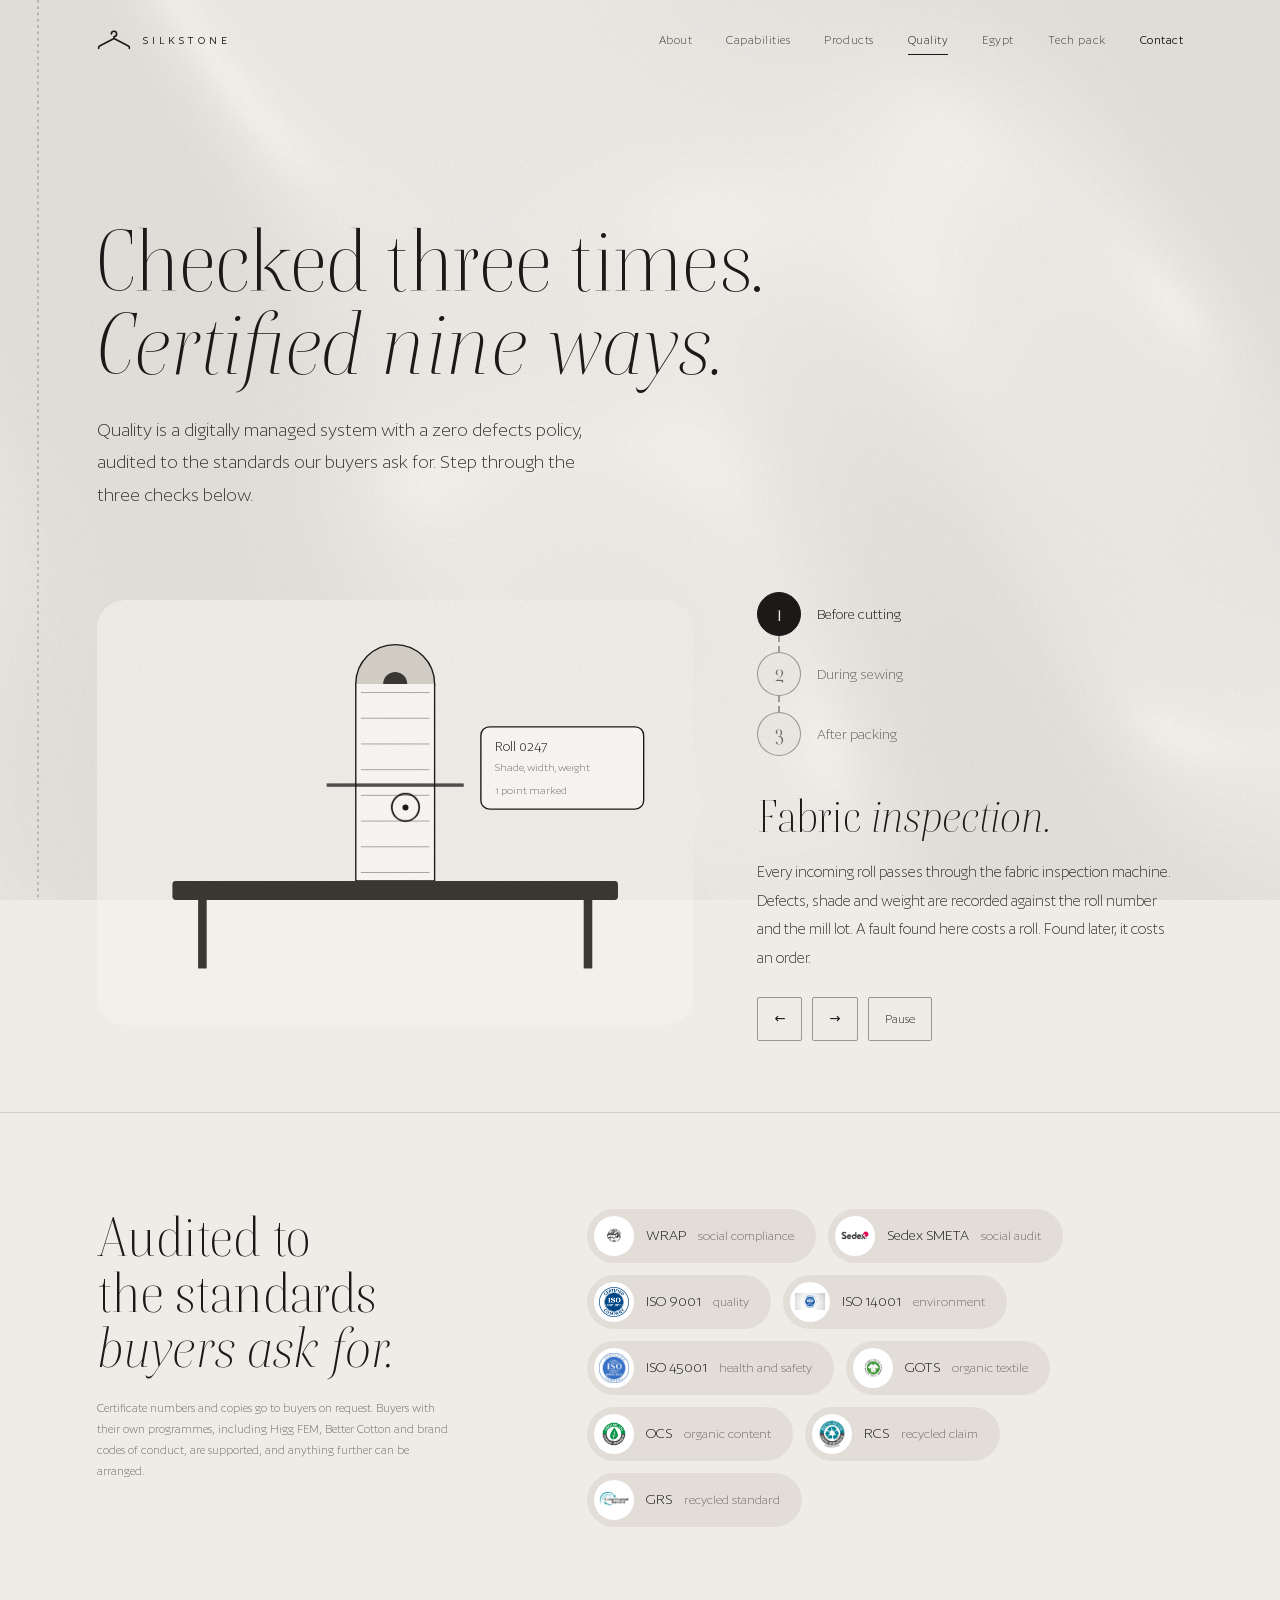
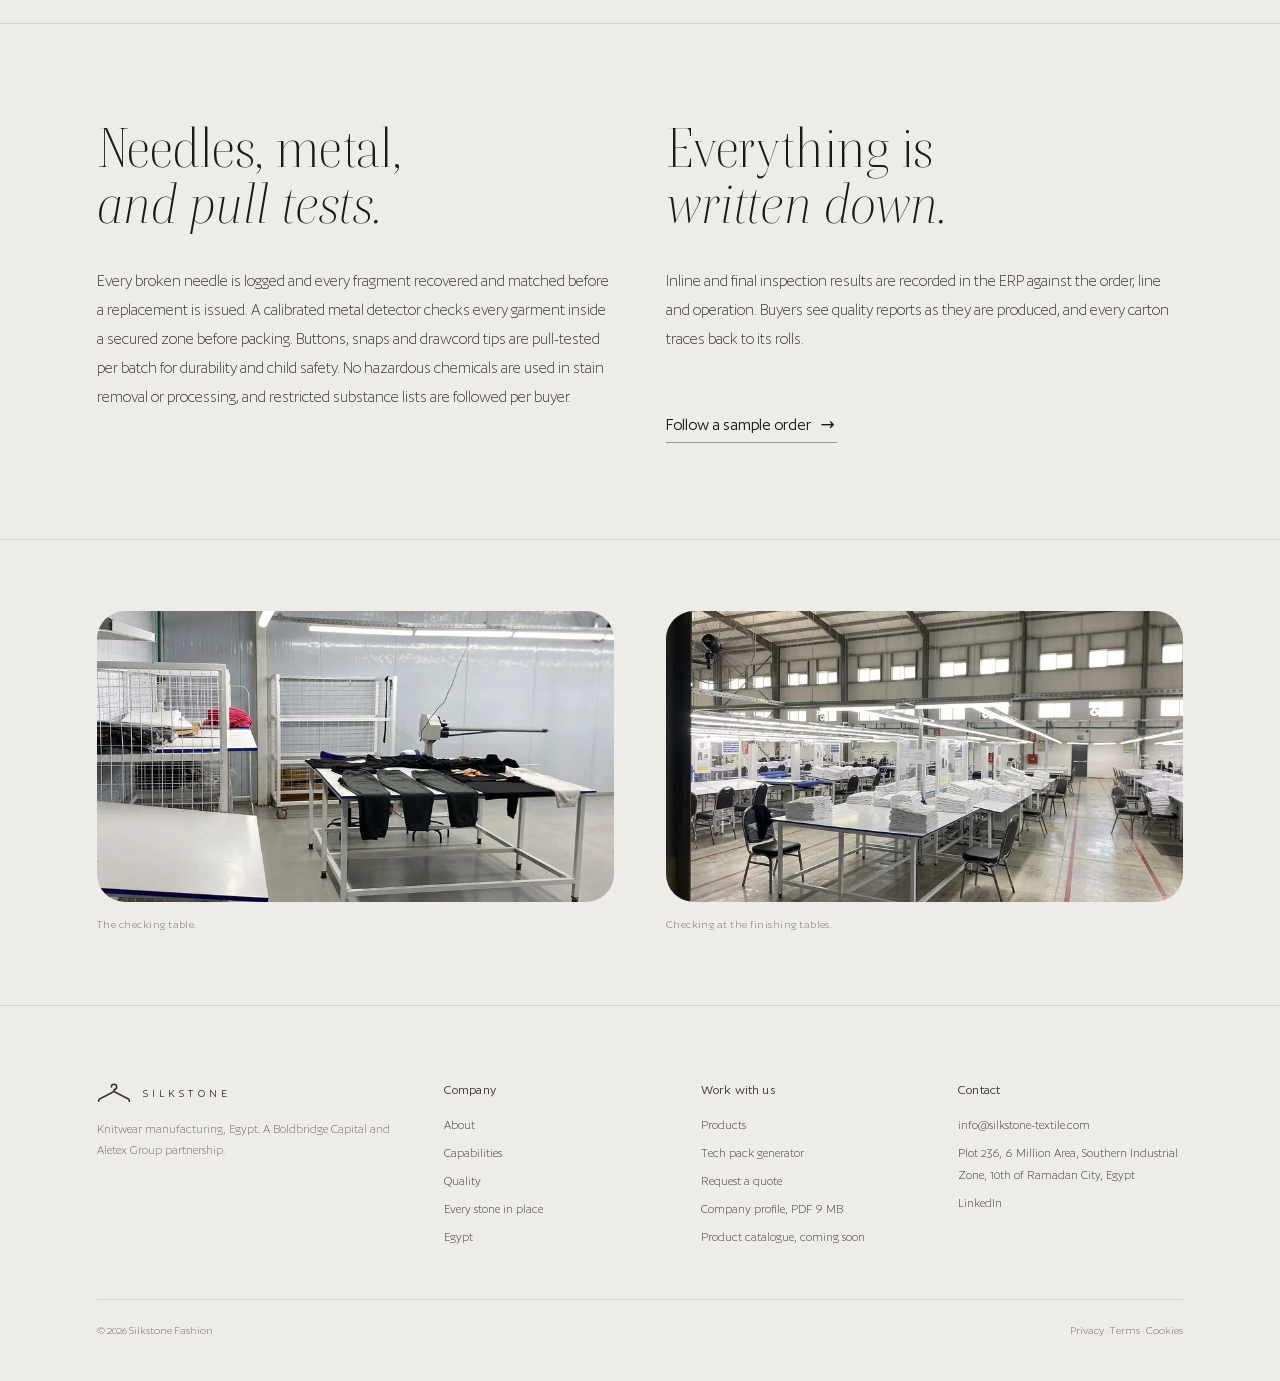
<file: quality.html>
<!DOCTYPE html>
<html lang="en">
<head>
<meta charset="UTF-8">
<meta name="viewport" content="width=device-width, initial-scale=1.0">
<title>Quality and certificates · Knitwear made in Egypt · Silkstone</title>
<meta name="description" content="Three quality checkpoints, metal detection, needle control and a zero defects policy. WRAP, Sedex SMETA, ISO 9001, ISO 14001, ISO 45001, GOTS, OCS, RCS and GRS.">
<link rel="canonical" href="https://silkstone-textile.com/quality.html">
<link rel="icon" href="assets/logos/favicon.svg" type="image/svg+xml">
<meta property="og:type" content="website">
<meta property="og:site_name" content="Silkstone Fashion">
<meta property="og:title" content="Quality and certificates · Knitwear made in Egypt · Silkstone">
<meta property="og:description" content="Three quality checkpoints, metal detection, needle control and a zero defects policy. WRAP, Sedex SMETA, ISO 9001, ISO 14001, ISO 45001, GOTS, OCS, RCS and GRS.">
<meta property="og:url" content="https://silkstone-textile.com/quality.html">
<meta property="og:image" content="https://silkstone-textile.com/assets/og.jpg?v=3">
<meta property="og:image:width" content="1200">
<meta property="og:image:height" content="630">
<meta property="og:image:alt" content="Silkstone Fashion: knitwear made in Egypt, with the sewing floor">
<meta name="twitter:card" content="summary_large_image">
<link rel="apple-touch-icon" href="assets/logos/apple-touch-icon.png">
<script type="application/ld+json">{"@context": "https://schema.org", "@type": "WebPage", "name": "Quality and certificates · Knitwear made in Egypt · Silkstone", "description": "Three quality checkpoints, metal detection, needle control and a zero defects policy. WRAP, Sedex SMETA, ISO 9001, ISO 14001, ISO 45001, GOTS, OCS, RCS and GRS.", "url": "https://silkstone-textile.com/quality.html", "isPartOf": {"@type": "WebSite", "name": "Silkstone Fashion", "url": "https://silkstone-textile.com/"}, "publisher": {"@type": "Organization", "@id": "https://silkstone-textile.com/#org", "name": "Silkstone Fashion", "url": "https://silkstone-textile.com/"}}</script>
<link rel="preload" href="assets/fonts/boska-300.woff2" as="font" type="font/woff2" crossorigin>
<link rel="preload" href="assets/fonts/author-300.woff2" as="font" type="font/woff2" crossorigin>
<link rel="stylesheet" href="assets/styles.css?v=36">
</head>
<body>
<a class="skip" href="#main">Skip to content</a>
<header class="nav"><div class="wrap">
  <a class="brand" href="index.html" aria-label="Silkstone home"><svg viewBox="0 0 104 62" aria-hidden="true"><path d="M44 12 A8 8 0 1 1 52 20 L52 26 L96 49 Q100 51 99 56 M52 26 L8 49 Q4 51 5 56"/></svg>SILKSTONE</a>
  <nav class="nav-links"><a href="about.html">About</a><a href="capabilities.html">Capabilities</a><a href="products.html">Products</a><a href="quality.html">Quality</a><a href="egypt.html">Egypt</a><a href="techpack.html">Tech pack</a><a class="nav-cta" href="contact.html">Contact</a></nav>
  <button class="burger" aria-label="Menu" aria-expanded="false"><span></span><span></span><span></span></button>
</div></header>
<div class="menu"><a href="index.html">Home</a><a href="about.html">About</a><a href="capabilities.html">Capabilities</a><a href="products.html">Products</a><a href="quality.html">Quality</a><a href="egypt.html">Egypt</a><a href="techpack.html">Tech pack</a><a href="contact.html">Contact</a></div>

<div class="needle-top" data-sew="page" aria-hidden="true"><i class="thread"></i></div>
<div class="needle-rail" aria-hidden="true"><svg viewBox="0 0 24 1000" preserveAspectRatio="none" class="needle-thread"><path d="M12 0 V1000"/></svg><svg viewBox="0 0 24 60" class="needle"><path d="M12 2 v52"/><path d="M12 8 a2.4 2.4 0 1 0 0.01 0"/></svg></div>

<main id="main">
<section class="pagehead short"><div class="wrap">
  <h1>Checked three times. <em>Certified nine ways.</em></h1>
  <p class="lead">Quality is a digitally managed system with a zero defects policy, audited to the standards our buyers ask for. Step through the three checks below.</p>
</div></section>

<section class="tight" style="padding-top:0"><div class="wrap">
  <div class="qline" id="qline">
    <div class="qstage" aria-hidden="true">
      <svg viewBox="0 0 640 440">
        <!-- 1 fabric inspection: cloth runs over the light table, the scanner finds a fault and marks it -->
        <g class="qs qs-before">
          <rect x="60" y="300" width="520" height="22" rx="4" class="q-ink-fill" />
          <rect x="90" y="322" width="10" height="80" class="q-ink-fill" /><rect x="540" y="322" width="10" height="80" class="q-ink-fill" />
          <circle cx="320" cy="70" r="46" class="q-roll" /><circle cx="320" cy="70" r="14" class="q-ink-fill" />
          <clipPath id="qclip"><rect x="270" y="70" width="100" height="230" /></clipPath>
          <g class="q-cloth" clip-path="url(#qclip)"><path d="M274 70 L274 300 L366 300 L366 70" class="q-paper" />
            <g class="q-weave"><path d="M280 80 L360 80 M280 110 L360 110 M280 140 L360 140 M280 170 L360 170 M280 200 L360 200 M280 230 L360 230 M280 260 L360 260 M280 290 L360 290 M280 320 L360 320 M280 50 L360 50" /></g></g>
          <rect x="240" y="186" width="160" height="4" class="q-scan" />
          <circle cx="332" cy="214" r="3.5" class="q-fault" /><circle cx="332" cy="214" r="16" class="q-ring" />
          <g class="q-card"><rect x="420" y="120" width="190" height="96" rx="10" class="q-paper" />
            <text x="436" y="148">Roll 0247</text><text x="436" y="172" class="q-soft">Shade, width, weight</text><text x="436" y="198" class="q-soft">1 point marked</text></g>
        </g>
        <!-- 2 in-line inspection: a seam is sewn and each operation is ticked -->
        <g class="qs qs-during">
          <path class="q-paper" d="M180 70 Q240 96 300 70 L386 104 Q398 108 396 120 L372 196 L340 184 L340 400 L140 400 L140 184 L108 196 L84 120 Q82 108 94 104 Z" />
          <path class="q-seam q-seam1" pathLength="1" d="M146 190 L146 392" />
          <path class="q-seam q-seam2" pathLength="1" d="M146 392 L334 392" />
          <g class="q-needle"><rect x="138" y="120" width="16" height="44" rx="3" class="q-ink-fill" /><path d="M146 164 L146 190" class="q-ink" /></g>
          <g class="q-ticks">
            <g><rect x="440" y="120" width="170" height="44" rx="8" class="q-paper" /><text x="458" y="148">Shoulder</text><path d="M578 136 l6 7 l12 -14" class="q-tick" /></g>
            <g><rect x="440" y="176" width="170" height="44" rx="8" class="q-paper" /><text x="458" y="204">Side seam</text><path d="M578 192 l6 7 l12 -14" class="q-tick" /></g>
            <g><rect x="440" y="232" width="170" height="44" rx="8" class="q-paper" /><text x="458" y="260">Hem</text><path d="M578 248 l6 7 l12 -14" class="q-tick" /></g>
          </g>
        </g>
        <!-- 3 final inspection and metal detection: the folded piece rides through the arch and is passed -->
        <g class="qs qs-after">
          <rect x="30" y="300" width="580" height="16" rx="8" class="q-ink-fill" />
          <g class="q-parcel"><rect x="0" y="252" width="120" height="48" rx="8" class="q-paper" /><path d="M36 252 Q60 268 84 252" class="q-ink" /></g>
          <path d="M270 300 L270 150 Q270 130 290 130 L370 130 Q390 130 390 150 L390 300" class="q-arch" />
          <rect x="282" y="140" width="96" height="6" rx="3" class="q-beam" />
          <g class="q-stamp"><circle cx="520" cy="180" r="52" class="q-stamp-ring" /><text x="520" y="175" text-anchor="middle">Passed</text><text x="520" y="200" text-anchor="middle" class="q-soft">AQL, metal free</text></g>
        </g>
      </svg>
    </div>
    <div class="qsteps">
      <ol class="qthread" role="tablist" aria-label="The three checks">
        <li><button class="on" data-q="before" role="tab" aria-selected="true"><b>1</b><span>Before cutting</span></button></li>
        <li><button data-q="during" role="tab" aria-selected="false"><b>2</b><span>During sewing</span></button></li>
        <li><button data-q="after" role="tab" aria-selected="false"><b>3</b><span>After packing</span></button></li>
      </ol>
      <div class="qnote on" data-q="before"><h2>Fabric <em>inspection.</em></h2><p>Every incoming roll passes through the fabric inspection machine. Defects, shade and weight are recorded against the roll number and the mill lot. A fault found here costs a roll. Found later, it costs an order.</p></div>
      <div class="qnote" data-q="during"><h2>In-line <em>inspection.</em></h2><p>Checks run inside each line while the garment is built, recorded by operation with the inspector's name and the corrective action. A fault is caught at the operation causing it, not at the end of the run.</p></div>
      <div class="qnote" data-q="after"><h2>Final inspection and <em>metal detection.</em></h2><p>Finished garments are inspected to the buyer's AQL, then every piece passes a calibrated metal detector inside a secured zone before the carton is sealed and scanned.</p></div>
      <div class="qcontrols"><button class="qprev" type="button" aria-label="Previous check">←</button><button class="qnext" type="button" aria-label="Next check">→</button><button class="qplay" type="button" aria-pressed="true">Pause</button></div>
    </div>
  </div>
</div></section>

<section class="rule"><div class="wrap qcerts">
  <div>
    <h2>Audited to the standards <em>buyers ask for.</em></h2>
    <p class="small" style="margin-top:22px">Certificate numbers and copies go to buyers on request. Buyers with their own programmes, including Higg FEM, Better Cotton and brand codes of conduct, are supported, and anything further can be arranged.</p>
  </div>
  <ul class="pills" aria-label="Certificates held by Silkstone">
    <li><span class="lg"><img src="assets/logos/wrap.webp" alt="" width="40" height="40"></span>WRAP<small>social compliance</small></li>
    <li><span class="lg"><img src="assets/logos/sedex.webp" alt="" width="40" height="40"></span>Sedex SMETA<small>social audit</small></li>
    <li><span class="lg"><img src="assets/logos/iso9001.webp" alt="" width="40" height="40"></span>ISO 9001<small>quality</small></li>
    <li><span class="lg"><img src="assets/logos/iso14001.jpg" alt="" width="40" height="40"></span>ISO 14001<small>environment</small></li>
    <li><span class="lg"><img src="assets/logos/iso45001.jpg" alt="" width="40" height="40"></span>ISO 45001<small>health and safety</small></li>
    <li><span class="lg"><img src="assets/logos/gots.jpg" alt="" width="40" height="40"></span>GOTS<small>organic textile</small></li>
    <li><span class="lg"><img src="assets/logos/ocs.png" alt="" width="40" height="40"></span>OCS<small>organic content</small></li>
    <li><span class="lg"><img src="assets/logos/rcs.webp" alt="" width="40" height="40"></span>RCS<small>recycled claim</small></li>
    <li><span class="lg"><img src="assets/logos/grs.png" alt="" width="40" height="40"></span>GRS<small>recycled standard</small></li>
  </ul>
</div></section>

<section class="rule"><div class="wrap two">
  <div class="rv stack">
    <h2>Needles, metal, <em>and pull tests.</em></h2>
    <p class="muted">Every broken needle is logged and every fragment recovered and matched before a replacement is issued. A calibrated metal detector checks every garment inside a secured zone before packing. Buttons, snaps and drawcord tips are pull-tested per batch for durability and child safety. No hazardous chemicals are used in stain removal or processing, and restricted substance lists are followed per buyer.</p>
  </div>
  <div class="rv stack">
    <h2>Everything is <em>written down.</em></h2>
    <p class="muted">Inline and final inspection results are recorded in the ERP against the order, line and operation. Buyers see quality reports as they are produced, and every carton traces back to its rolls.</p>
    <a class="link arrow" href="traced-order.html"><span>Follow a sample order</span><i aria-hidden="true"><b>→</b><b>→</b></i></a>
  </div>
</div></section>

<section class="rule tight"><div class="wrap two">
  <figure class="fig match rv"><img src="assets/img/photo-checking-table-1400.webp" srcset="assets/img/photo-checking-table-800.webp 800w, assets/img/photo-checking-table-1400.webp 1400w" sizes="(max-width:700px) 100vw, 50vw" alt="Joggers laid out on the checking table" width="1365" height="768" loading="lazy"><figcaption>The checking table.</figcaption></figure>
  <figure class="fig match rv"><img src="assets/img/photo-floor-inspection-1400.webp" srcset="assets/img/photo-floor-inspection-800.webp 800w, assets/img/photo-floor-inspection-1400.webp 1400w" sizes="(max-width:900px) 100vw, 50vw" alt="Garments checked on the finishing tables" width="1365" height="768" loading="lazy"><figcaption>Checking at the finishing tables.</figcaption></figure>
</div></section>
</main>

<footer><div class="wrap">
  <div class="cols">
    <div><div class="brand"><svg viewBox="0 0 104 62" aria-hidden="true"><path d="M44 12 A8 8 0 1 1 52 20 L52 26 L96 49 Q100 51 99 56 M52 26 L8 49 Q4 51 5 56"/></svg>SILKSTONE</div><p class="small" style="margin-top:16px">Knitwear manufacturing, Egypt. A Boldbridge Capital and Aletex Group partnership.</p></div>
    <div><h3>Company</h3><a href="about.html">About</a><a href="capabilities.html">Capabilities</a><a href="quality.html">Quality</a><a href="traced-order.html">Every stone in place</a><a href="egypt.html">Egypt</a></div>
    <div><h3>Work with us</h3><a href="products.html">Products</a><a href="techpack.html">Tech pack generator</a><a href="contact.html">Request a quote</a><a href="profile/Silkstone_Company_Profile_2026.pdf" download>Company profile, PDF 9 MB</a><a href="products.html#catalogue">Product catalogue, coming soon</a></div>
    <div><h3>Contact</h3><a href="mailto:info@silkstone-textile.com">info@silkstone-textile.com</a><a href="contact.html">Plot 236, 6 Million Area, Southern Industrial Zone, 10th of Ramadan City, Egypt</a><a href="https://www.linkedin.com/company/silkstone-fashion/" target="_blank" rel="noopener">LinkedIn</a></div>
  </div>
  <div class="bottom"><span>© 2026 Silkstone Fashion</span><span><a href="legal.html#privacy">Privacy</a> · <a href="legal.html#terms">Terms</a> · <a href="legal.html#cookies">Cookies</a></span></div>
</div></footer>
<script src="assets/site.js?v=34"></script>
<script>
(function(){
  var box=document.getElementById('qline'); if(!box) return;
  var order=['before','during','after'], tabs=box.querySelectorAll('.qthread button'), notes=box.querySelectorAll('.qnote'), cur=0, timer=null, playing=true;
  var reduce=matchMedia('(prefers-reduced-motion: reduce)').matches, play=box.querySelector('.qplay');
  function go(i){ cur=(i+3)%3; var q=order[cur];
    box.dataset.q=q;
    tabs.forEach(function(t){ var on=t.dataset.q===q; t.classList.toggle('on',on); t.setAttribute('aria-selected',on?'true':'false'); });
    notes.forEach(function(n){ n.classList.toggle('on', n.dataset.q===q); });
    box.classList.remove('run'); void box.offsetWidth; box.classList.add('run'); }
  function tick(){ clearTimeout(timer); if(playing && !reduce) timer=setTimeout(function(){ go(cur+1); tick(); }, 5200); }
  function stop(){ playing=false; play.textContent='Play'; play.setAttribute('aria-pressed','false'); clearTimeout(timer); }
  tabs.forEach(function(t,i){ t.addEventListener('click', function(){ stop(); go(i); }); });
  box.querySelector('.qprev').addEventListener('click', function(){ stop(); go(cur-1); });
  box.querySelector('.qnext').addEventListener('click', function(){ stop(); go(cur+1); });
  play.addEventListener('click', function(){ playing=!playing; play.textContent=playing?'Pause':'Play'; play.setAttribute('aria-pressed',playing?'true':'false'); if(playing){ go(cur+1); } tick(); });
  box.addEventListener('keydown', function(e){ if(e.key==='ArrowRight'){ stop(); go(cur+1); } if(e.key==='ArrowLeft'){ stop(); go(cur-1); } });
  if(reduce){ playing=false; play.hidden=true; }
  new IntersectionObserver(function(en){ if(en[0].isIntersecting){ go(cur); tick(); } else clearTimeout(timer); },{threshold:.35}).observe(box);
})();
</script>
</body>
</html>
</file>
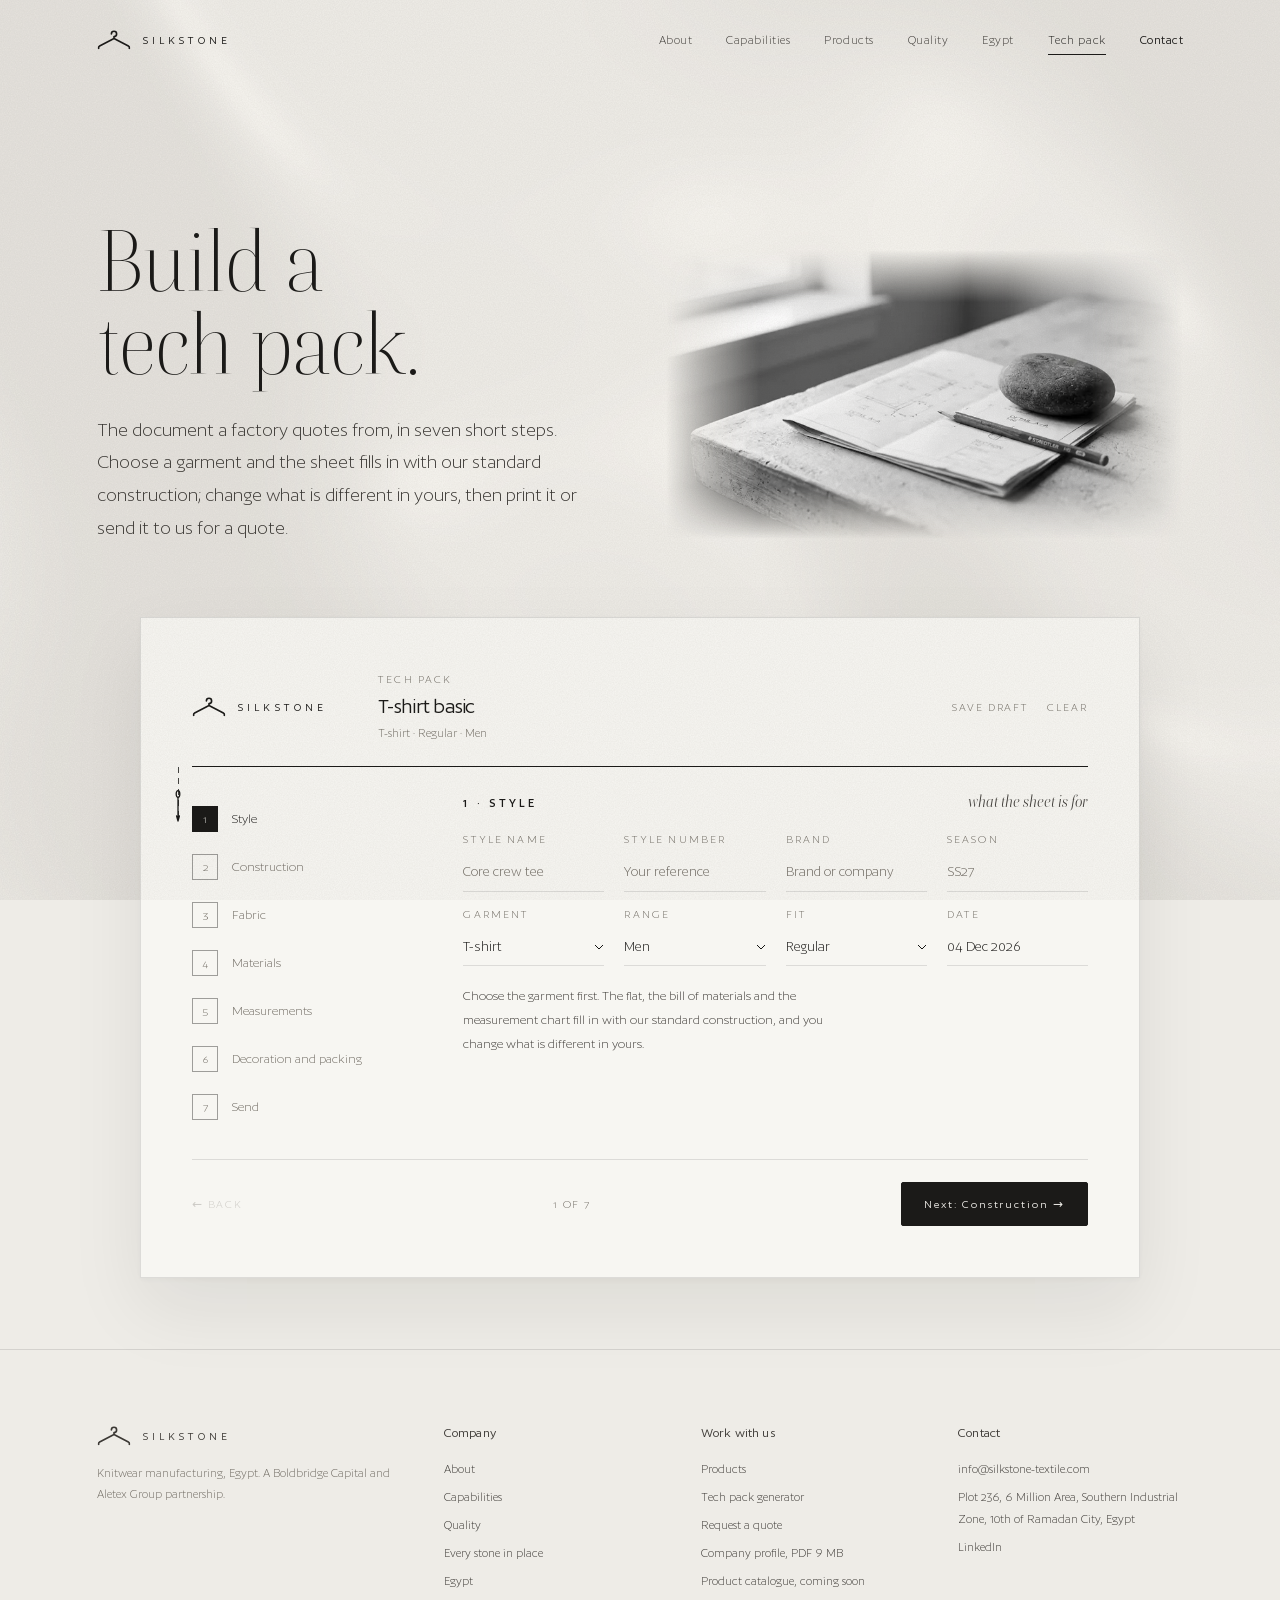
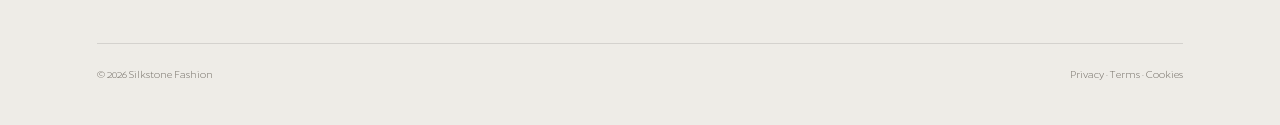
<file: techpack.html>
<!DOCTYPE html>
<html lang="en">
<head>
<meta charset="UTF-8">
<meta name="viewport" content="width=device-width, initial-scale=1.0">
<title>Free tech pack generator for knitwear · Silkstone</title>
<meta name="description" content="Free knitwear tech pack generator: style, flats, fabric, bill of materials, measurements, decoration and packing. Print it or send it for a quote.">
<link rel="canonical" href="https://silkstone-textile.com/techpack.html">
<link rel="icon" href="assets/logos/favicon.svg" type="image/svg+xml">
<meta property="og:type" content="website">
<meta property="og:site_name" content="Silkstone Fashion">
<meta property="og:title" content="Free tech pack generator for knitwear · Silkstone">
<meta property="og:description" content="Free knitwear tech pack generator: style, flats, fabric, bill of materials, measurements, decoration and packing. Print it or send it for a quote.">
<meta property="og:url" content="https://silkstone-textile.com/techpack.html">
<meta property="og:image" content="https://silkstone-textile.com/assets/og.jpg?v=3">
<meta property="og:image:width" content="1200">
<meta property="og:image:height" content="630">
<meta property="og:image:alt" content="Silkstone Fashion: knitwear made in Egypt, with the sewing floor">
<meta name="twitter:card" content="summary_large_image">
<link rel="apple-touch-icon" href="assets/logos/apple-touch-icon.png">
<script type="application/ld+json">{"@context": "https://schema.org", "@type": "WebPage", "name": "Free tech pack generator for knitwear · Silkstone", "description": "Free knitwear tech pack generator: style, flats, fabric, bill of materials, measurements, decoration and packing. Print it or send it for a quote.", "url": "https://silkstone-textile.com/techpack.html", "isPartOf": {"@type": "WebSite", "name": "Silkstone Fashion", "url": "https://silkstone-textile.com/"}, "publisher": {"@type": "Organization", "@id": "https://silkstone-textile.com/#org", "name": "Silkstone Fashion", "url": "https://silkstone-textile.com/"}}</script>
<link rel="preload" href="assets/fonts/boska-300.woff2" as="font" type="font/woff2" crossorigin>
<link rel="preload" href="assets/fonts/author-300.woff2" as="font" type="font/woff2" crossorigin>
<link rel="stylesheet" href="assets/styles.css?v=36">
<style>
.tpdoc{background:var(--white);border:1px solid var(--line);box-shadow:var(--shadow);max-width:1000px;margin:0 auto;padding:clamp(24px,4vw,56px)}
.tpdoc .head{display:grid;grid-template-columns:auto 1fr;gap:var(--gap);align-items:start;padding-bottom:22px;border-bottom:1px solid var(--black)}
.tpdoc .head .brand{margin:0}
.tpdoc .meta{display:grid;grid-template-columns:repeat(4,minmax(0,1fr));gap:12px 20px;font-size:12px}
.tpdoc .meta div{min-width:0}
.doc-label{display:block;font-size:12px;letter-spacing:.18em;text-transform:uppercase;color:var(--ash);margin-bottom:4px}
.doc-field{width:100%;background:transparent;border:0;border-bottom:1px solid var(--line);padding:6px 0;font:inherit;font-size:15px;color:var(--black);outline:0;transition:border-color .3s}
.doc-field:focus{border-color:var(--black);box-shadow:0 1px 0 var(--black)}
.doc-field::placeholder{color:var(--ash-soft)}
select.doc-field{appearance:none;-webkit-appearance:none;background:url("data:image/svg+xml,%3Csvg xmlns='http://www.w3.org/2000/svg' width='10' height='6'%3E%3Cpath d='M1 1l4 4 4-4' fill='none' stroke='%23151513'/%3E%3C/svg%3E") right center no-repeat;padding-right:16px;cursor:pointer}
textarea.doc-field{resize:vertical;min-height:64px;line-height:1.55}
.tpsec{padding:28px 0;border-bottom:1px solid var(--line)}
.tpsec:last-of-type{border-bottom:0}
.tpsec h2{font-size:13px;font-family:var(--font);font-weight:500;letter-spacing:.24em;text-transform:uppercase;margin-bottom:18px;display:flex;justify-content:space-between;align-items:baseline;gap:16px}
.tpsec h2 small{font-family:var(--silk);font-style:italic;font-size:15px;letter-spacing:0;text-transform:none;color:var(--graphite);font-weight:400}
.g3{display:grid;grid-template-columns:repeat(3,minmax(0,1fr));gap:16px 24px}
.g2{display:grid;grid-template-columns:repeat(2,minmax(0,1fr));gap:16px 24px}
@media (max-width:760px){.g3,.tpdoc .meta{grid-template-columns:repeat(2,minmax(0,1fr))}.g2{grid-template-columns:1fr}}
.flats{display:grid;grid-template-columns:minmax(0,.85fr) minmax(0,1.15fr);gap:var(--gap);align-items:start}
.flats .flat{border:1px solid var(--line);aspect-ratio:1400/764;display:grid;place-items:center;background:var(--white);overflow:hidden}
.flats .flat svg{width:100%;height:auto;display:block}
.flats .flat svg path{fill:var(--black);fill-rule:evenodd}
.flats .flat .blank{border:0;height:100%;width:100%}
.flats .flat svg.line-flat{height:100%;width:100%}
.flats .flat svg.line-flat path{fill:none;stroke:var(--black);stroke-width:1.3;stroke-linejoin:round;stroke-linecap:round;vector-effect:non-scaling-stroke}
.flats .flat svg.line-flat path.st{stroke-dasharray:4 4;stroke-width:1;stroke:var(--graphite)}
.flats .flat svg.line-flat circle{fill:var(--black)}
.flats .flat svg.line-flat text{font-size:30px;fill:var(--ash);font-family:var(--font)}
.callouts{margin:0}
.callouts li{display:grid;grid-template-columns:28px 1fr;gap:10px;align-items:start;padding:6px 0}
.callouts li b{font-family:var(--stone);font-weight:400;font-size:12px;color:var(--ash);padding-top:8px}
@media (max-width:760px){.flats{grid-template-columns:1fr}}
table.doc{width:100%;border-collapse:collapse;font-size:13px}
table.doc th{text-align:left;font-weight:400;font-size:12px;letter-spacing:.18em;text-transform:uppercase;color:var(--ash);padding:0 10px 8px 0;border-bottom:1px solid var(--black);white-space:nowrap}
table.doc td{padding:4px 10px 4px 0;border-bottom:1px solid var(--line);vertical-align:middle}
table.doc td .doc-field{border-bottom:0;padding:6px 0;font-size:13px}
table.doc td.num .doc-field{text-align:right;font-variant-numeric:tabular-nums;width:60px}
table.doc td.pom{width:32%}
table.doc td.code{width:36px;font-family:var(--stone);font-size:12px;color:var(--ash)}
.sizes{display:flex;flex-wrap:wrap;gap:8px;margin:0 0 16px}
.sizes label{display:inline-flex;align-items:center;gap:8px;border:1px solid var(--line-strong);padding:8px 12px;font-size:12px;letter-spacing:.08em;cursor:pointer;min-height:40px}
.sizes input{margin:0;accent-color:var(--black)}
#pom th:nth-child(n+3){text-align:right;padding-right:0}
#pom td.num{padding-right:0}
.rowadd{background:none;border:0;padding:14px 0 10px;min-height:44px;font:inherit;font-size:12px;letter-spacing:.14em;text-transform:uppercase;color:var(--ash);cursor:pointer}
.rowadd:hover{color:var(--black)}
.tpdoc .head{grid-template-columns:auto 1fr auto;align-items:center}
.head-title b{display:block;font-family:var(--stone);font-weight:400;font-size:22px;letter-spacing:-.01em;line-height:1.1;margin-top:2px}
.head-sub{display:block;font-size:13px;color:var(--ash);margin-top:4px}
.head-tools{display:flex;gap:18px}
.tool{background:none;border:0;padding:8px 0;font:inherit;font-size:12px;letter-spacing:.16em;text-transform:uppercase;color:var(--ash);cursor:pointer;min-height:44px;transition:color .3s}
.tool:hover{color:var(--black)}
.steps-wrap{display:grid;grid-template-columns:220px minmax(0,1fr);gap:var(--gap);align-items:start}
.tpsteps{list-style:none;margin:0;padding:28px 0 0;position:sticky;top:96px}
.tpsteps button{display:flex;align-items:center;gap:14px;width:100%;background:none;border:0;padding:11px 0;font:inherit;font-size:14px;color:var(--ash);text-align:left;cursor:pointer;transition:color .3s var(--ease)}
.tpsteps button i{font-style:normal;font-family:var(--stone);font-size:12px;width:26px;height:26px;border:1px solid var(--line-strong);display:grid;place-items:center;flex:0 0 26px;transition:background .3s var(--ease),color .3s var(--ease),border-color .3s var(--ease)}
.tpsteps button:hover,.tpsteps button.on{color:var(--black)}
.tpsteps button.on i{background:var(--black);color:var(--bone);border-color:var(--black)}
.tpsteps button.done i{border-color:var(--black)}
.tpsteps button.done i::before{content:"✓";font-family:var(--font)}
.tpsteps button.done i{font-size:0}.tpsteps button.done i::before{font-size:12px}
.tpstep{display:none;border-bottom:0}
.tpstep.on{display:block;animation:stepin .45s var(--ease)}
@keyframes stepin{from{opacity:0;transform:translateY(10px)}to{opacity:1;transform:none}}
.step-note{margin:18px 0 0;font-size:14px;color:var(--graphite);max-width:60ch}
.tp-nav{display:flex;align-items:center;justify-content:space-between;gap:20px;margin-top:28px;padding-top:22px;border-top:1px solid var(--line)}
.tp-nav .back{background:none;border:0;padding:8px 0;font:inherit;font-size:12px;letter-spacing:.14em;text-transform:uppercase;color:var(--ash);cursor:pointer;min-height:44px}
.tp-nav .back:disabled{opacity:.3;cursor:default}
.tp-nav .btn{padding:12px 22px;font-size:12px;letter-spacing:.16em}
.tp-count{font-size:12px;letter-spacing:.14em;text-transform:uppercase;color:var(--ash)}
.send-row{margin-top:28px;display:flex;flex-wrap:wrap;gap:12px;align-items:center}
.send-row .btn{padding:13px 22px;font-size:12px;letter-spacing:.16em}
.send-row p{flex-basis:100%;margin:10px 0 0}
@media (max-width:900px){.steps-wrap{grid-template-columns:1fr}.tpsteps{position:static;display:flex;overflow-x:auto;-webkit-mask-image:linear-gradient(90deg,#000 80%,transparent);mask-image:linear-gradient(90deg,#000 80%,transparent);gap:18px;padding:16px 0 4px;scrollbar-width:none;border-bottom:1px solid var(--line)}.tpsteps::-webkit-scrollbar{display:none}.tpsteps li{flex:0 0 auto}.tpsteps button{padding:8px 0;white-space:nowrap}.tpdoc .head{grid-template-columns:1fr auto}.tpdoc .head .brand{display:none}}
@media (max-width:700px){.tp-nav{flex-wrap:wrap}.tp-nav .btn{flex-basis:100%;text-align:center}}
@media print{
  .nav,.menu,.skip,footer,.pagehead,.rowadd,.sizes,.no-print{display:none!important}
  .tpstep{display:block!important;animation:none;border-bottom:1px solid #ddd;page-break-inside:avoid}
  .steps-wrap{display:block}
  body{background:#fff}section{padding:0}
  .tpdoc{border:0;box-shadow:none;max-width:none;padding:0}
  .doc-field{border-bottom:1px solid #ddd}
  @page{size:A4;margin:14mm}
}
</style>
</head>
<body>
<a class="skip" href="#main">Skip to content</a>
<header class="nav"><div class="wrap">
  <a class="brand" href="index.html" aria-label="Silkstone home"><svg viewBox="0 0 104 62" aria-hidden="true"><path d="M44 12 A8 8 0 1 1 52 20 L52 26 L96 49 Q100 51 99 56 M52 26 L8 49 Q4 51 5 56"/></svg>SILKSTONE</a>
  <nav class="nav-links"><a href="about.html">About</a><a href="capabilities.html">Capabilities</a><a href="products.html">Products</a><a href="quality.html">Quality</a><a href="egypt.html">Egypt</a><a href="techpack.html">Tech pack</a><a class="nav-cta" href="contact.html">Contact</a></nav>
  <button class="burger" aria-label="Menu" aria-expanded="false"><span></span><span></span><span></span></button>
</div></header>
<div class="menu"><a href="index.html">Home</a><a href="about.html">About</a><a href="capabilities.html">Capabilities</a><a href="products.html">Products</a><a href="quality.html">Quality</a><a href="egypt.html">Egypt</a><a href="techpack.html">Tech pack</a><a href="contact.html">Contact</a></div>

<main id="main">
<section class="pagehead short"><div class="wrap ph-split">
  <div>
  <h1>Build a tech pack.</h1>
  <p class="lead">The document a factory quotes from, in seven short steps. Choose a garment and the sheet fills in with our standard construction; change what is different in yours, then print it or send it to us for a quote.</p>
  </div>
  <figure class="fig soft-photo ph-art"><img src="assets/img/techpack-drawing-1376.webp" srcset="assets/img/techpack-drawing-800.webp 800w, assets/img/techpack-drawing-1376.webp 1376w" sizes="(max-width:900px) 100vw, 45vw" alt="A technical drawing with a pencil and a smooth stone on a concrete table" width="1376" height="768" fetchpriority="high"></figure>
</div></section>

<section class="tight" style="padding-top:0"><div class="wrap">
<form class="tpdoc" id="tp" autocomplete="off">
  <div class="head">
    <div class="brand"><svg viewBox="0 0 104 62" aria-hidden="true"><path d="M44 12 A8 8 0 1 1 52 20 L52 26 L96 49 Q100 51 99 56 M52 26 L8 49 Q4 51 5 56"/></svg>SILKSTONE</div>
    <div class="head-title"><span class="doc-label">Tech pack</span><b id="headStyle">Untitled style</b><span class="head-sub" id="headSub">T-shirt · Regular · Men</span></div>
    <div class="head-tools no-print"><button type="button" class="tool" id="btnSave">Save draft</button><button type="button" class="tool" id="btnClear">Clear</button></div>
  </div>

  <div class="steps-wrap">
  <ol class="tpsteps no-print" role="tablist" aria-label="Tech pack sections">
    <li><button type="button" role="tab" data-step="0" class="on"><i>1</i><span>Style</span></button></li>
    <li><button type="button" role="tab" data-step="1"><i>2</i><span>Construction</span></button></li>
    <li><button type="button" role="tab" data-step="2"><i>3</i><span>Fabric</span></button></li>
    <li><button type="button" role="tab" data-step="3"><i>4</i><span>Materials</span></button></li>
    <li><button type="button" role="tab" data-step="4"><i>5</i><span>Measurements</span></button></li>
    <li><button type="button" role="tab" data-step="5"><i>6</i><span>Decoration and packing</span></button></li>
    <li><button type="button" role="tab" data-step="6"><i>7</i><span>Send</span></button></li>
  </ol>

  <div class="tppanes">
  <div class="tpsec tpstep on" data-step="0">
    <h2>1 · Style <small>what the sheet is for</small></h2>
    <div class="meta">
      <div><label class="doc-label" for="styleName">Style name</label><input class="doc-field" id="styleName" placeholder="Core crew tee"></div>
      <div><label class="doc-label" for="styleNo">Style number</label><input class="doc-field" id="styleNo" placeholder="Your reference"></div>
      <div><label class="doc-label" for="brand">Brand</label><input class="doc-field" id="brand" placeholder="Brand or company"></div>
      <div><label class="doc-label" for="season">Season</label><input class="doc-field" id="season" placeholder="SS27"></div>
      <div><label class="doc-label" for="garment">Garment</label><select class="doc-field" id="garment"><option value="tshirt">T-shirt</option><option value="longsleeve">Long sleeve T-shirt</option><option value="polo">Polo shirt</option><option value="sweatshirt">Sweatshirt</option><option value="hoodie">Hoodie</option><option value="joggers">Joggers</option><option value="other">Other knitwear</option></select></div>
      <div><label class="doc-label" for="gender">Range</label><select class="doc-field" id="gender"><option>Men</option><option>Women</option><option>Unisex</option><option>Kids</option></select></div>
      <div><label class="doc-label" for="fit">Fit</label><select class="doc-field" id="fit"><option>Regular</option><option>Slim</option><option>Relaxed</option><option>Oversized</option></select></div>
      <div><label class="doc-label" for="date">Date</label><input class="doc-field" id="date" readonly></div>
    </div>
    <p class="step-note">Choose the garment first. The flat, the bill of materials and the measurement chart fill in with our standard construction, and you change what is different in yours.</p>
  </div>

  <div class="tpsec tpstep" data-step="1">
    <h2>2 · Flats and construction <small>front and back, callouts numbered</small></h2>
    <div class="flats">
      <div class="flat" id="flat"></div>
      <ol class="callouts" id="callouts"></ol>
    </div>
    <div style="margin-top:16px"><label class="doc-label" for="construction">Construction notes</label><textarea class="doc-field" id="construction" rows="2" placeholder="Pocket, drawcord, side splits, back neck tape, anything specific"></textarea></div>
  </div>

  <div class="tpsec tpstep" data-step="2">
    <h2>3 · Fabric and finish</h2>
    <div class="g3">
      <div><label class="doc-label" for="fabric">Fabric</label><select class="doc-field" id="fabric"><option>Single jersey</option><option>Interlock</option><option>Rib</option><option>Pique</option><option>Loopback fleece</option><option>Brushed fleece</option><option>Other</option></select></div>
      <div><label class="doc-label" for="composition">Composition</label><input class="doc-field" id="composition" placeholder="100% cotton"></div>
      <div><label class="doc-label" for="gsm">Weight, gsm</label><input class="doc-field" id="gsm" type="number" min="100" max="600" placeholder="180"></div>
      <div><label class="doc-label" for="finish">Finish</label><select class="doc-field" id="finish"><option>Plain</option><option>Enzyme wash</option><option>Silicone soft</option><option>Garment wash</option><option>Brushed inside</option></select></div>
      <div><label class="doc-label" for="cert">Fibre certification</label><select class="doc-field" id="cert"><option>None required</option><option>Better Cotton</option><option>GOTS organic</option><option>OCS organic</option><option>RCS recycled</option><option>GRS recycled</option></select></div>
      <div><label class="doc-label" for="colours">Colourways</label><input class="doc-field" id="colours" placeholder="White, Black, Grey melange"></div>
    </div>
  </div>

  <div class="tpsec tpstep" data-step="3">
    <h2>4 · Bill of materials <small>every component that goes into the garment</small></h2>
    <div class="scroll"><table class="doc" id="bom"><thead><tr><th>Component</th><th>Specification</th><th>Placement</th><th>Colour or reference</th></tr></thead><tbody></tbody></table></div>
    <button type="button" class="rowadd" id="addBom">+ Add a component</button>
  </div>

  <div class="tpsec tpstep" data-step="4">
    <h2>5 · Measurements <small>centimetres, tolerance below</small></h2>
    <div class="sizes" id="sizes">
      <label><input type="checkbox" value="XS">XS</label><label><input type="checkbox" value="S" checked>S</label><label><input type="checkbox" value="M" checked>M</label><label><input type="checkbox" value="L" checked>L</label><label><input type="checkbox" value="XL" checked>XL</label><label><input type="checkbox" value="XXL">XXL</label><label><input type="checkbox" value="3XL">3XL</label>
    </div>
    <div class="scroll"><table class="doc" id="pom"><thead></thead><tbody></tbody></table></div>
    <div class="g2" style="margin-top:16px"><div><label class="doc-label" for="tolerance">Tolerance</label><input class="doc-field" id="tolerance" value="± 1 cm on widths, ± 1.5 cm on lengths"></div></div>
  </div>

  <div class="tpsec tpstep" data-step="5">
    <h2>6 · Decoration</h2>
    <div class="g3">
      <div><label class="doc-label" for="decoMethod">Method</label><select class="doc-field" id="decoMethod"><option>None</option><option>Screen print</option><option>Rotary print</option><option>Heat transfer</option><option>Embroidery</option><option>Print and embroidery</option></select></div>
      <div><label class="doc-label" for="placement">Placement and size</label><input class="doc-field" id="placement" placeholder="Left chest 8 cm, centre back 28 cm"></div>
      <div><label class="doc-label" for="artwork">Artwork</label><input class="doc-field" id="artwork" placeholder="Pantone references, files you will send"></div>
    </div>
    <h2 style="margin-top:34px">6 · Packing and quantity</h2>
    <div class="g3">
      <div><label class="doc-label" for="packing">Packing</label><select class="doc-field" id="packing"><option>Folded, poly bag, size sticker</option><option>Folded, no bag, size sticker</option><option>Hanger packed</option><option>Buyer's instruction</option></select></div>
      <div><label class="doc-label" for="ratio">Carton ratio</label><input class="doc-field" id="ratio" placeholder="S2 M3 L3 XL2"></div>
      <div><label class="doc-label" for="qty">Quantity per style</label><input class="doc-field" id="qty" type="number" min="0" placeholder="Minimum 20,000, trial 10,000"></div>
      <div><label class="doc-label" for="orderType">Order type</label><select class="doc-field" id="orderType"><option>FOB, full package</option><option>CMT, cut make trim</option><option>CM, cut and make</option><option>Not sure yet</option></select></div>
      <div><label class="doc-label" for="delivery">Needed by</label><input class="doc-field" id="delivery" placeholder="Month or date"></div>
      <div><label class="doc-label" for="destination">Destination</label><input class="doc-field" id="destination" placeholder="Country or port"></div>
    </div>
  </div>

  <div class="tpsec tpstep" data-step="6">
    <h2>7 · Send <small>your details for the quotation</small></h2>
    <div class="g3">
      <div><label class="doc-label" for="contactName">Name <span class="req">required</span></label><input class="doc-field" id="contactName" autocomplete="name" required aria-describedby="e-contactName"><p class="err" id="e-contactName" hidden></p></div>
      <div><label class="doc-label" for="contactEmail">Email <span class="req">required</span></label><input class="doc-field" id="contactEmail" type="email" autocomplete="email" required aria-describedby="e-contactEmail"><p class="err" id="e-contactEmail" hidden></p></div>
      <div><label class="doc-label" for="notes">Notes</label><input class="doc-field" id="notes" placeholder="Anything else"></div>
    </div>
    <div class="send-row no-print">
      <a class="btn solid" id="btnSend" href="#">Send to Silkstone for a quote</a>
      <button class="btn quiet" type="button" id="btnPrint">Print or save as PDF</button>
      <div class="send-status" id="tpStatus" role="status" aria-live="polite" hidden></div>
      <p class="small">Sending delivers the whole sheet as text to info@silkstone-textile.com. Artwork can follow by email once we reply. The PDF prints all seven sections on A4.</p>
    </div>
  </div>
  </div>
  </div>

  <div class="tp-nav no-print">
    <button type="button" class="back" id="stepBack">← Back</button>
    <span class="tp-count" id="stepCount">1 of 7</span>
    <button type="button" class="btn solid" id="stepNext">Next: Construction →</button>
  </div>
</form>
</div></section>

</main>

<footer><div class="wrap">
  <div class="cols">
    <div><div class="brand"><svg viewBox="0 0 104 62" aria-hidden="true"><path d="M44 12 A8 8 0 1 1 52 20 L52 26 L96 49 Q100 51 99 56 M52 26 L8 49 Q4 51 5 56"/></svg>SILKSTONE</div><p class="small" style="margin-top:16px">Knitwear manufacturing, Egypt. A Boldbridge Capital and Aletex Group partnership.</p></div>
    <div><h3>Company</h3><a href="about.html">About</a><a href="capabilities.html">Capabilities</a><a href="quality.html">Quality</a><a href="traced-order.html">Every stone in place</a><a href="egypt.html">Egypt</a></div>
    <div><h3>Work with us</h3><a href="products.html">Products</a><a href="techpack.html">Tech pack generator</a><a href="contact.html">Request a quote</a><a href="profile/Silkstone_Company_Profile_2026.pdf" download>Company profile, PDF 9 MB</a><a href="products.html#catalogue">Product catalogue, coming soon</a></div>
    <div><h3>Contact</h3><a href="mailto:info@silkstone-textile.com">info@silkstone-textile.com</a><a href="contact.html">Plot 236, 6 Million Area, Southern Industrial Zone, 10th of Ramadan City, Egypt</a><a href="https://www.linkedin.com/company/silkstone-fashion/" target="_blank" rel="noopener">LinkedIn</a></div>
  </div>
  <div class="bottom"><span>© 2026 Silkstone Fashion</span><span><a href="legal.html#privacy">Privacy</a> · <a href="legal.html#terms">Terms</a> · <a href="legal.html#cookies">Cookies</a></span></div>
</div></footer>
<script src="assets/site.js?v=34"></script>
<script>
(function(){
  var $=function(id){return document.getElementById(id)}, form=$('tp');
  var SIZES=['XS','S','M','L','XL','XXL','3XL'];
  var POM={
    tshirt:[['A','Body length from HPS',[66,68,70,72,74,76,78]],['B','Chest, 1 cm below armhole, half',[47,49,52,55,58,61,64]],['C','Shoulder to shoulder',[42,44,46,48,50,52,54]],['D','Sleeve length',[19,20,21,22,23,24,25]],['E','Neck width, seam to seam',[16,17,18,18,19,19,20]],['F','Hem width, half',[47,49,52,55,58,61,64]]],
    longsleeve:[['A','Body length from HPS',[66,68,70,72,74,76,78]],['B','Chest, half',[47,49,52,55,58,61,64]],['C','Shoulder to shoulder',[42,44,46,48,50,52,54]],['D','Sleeve length',[60,62,63,64,65,66,67]],['E','Neck width',[16,17,18,18,19,19,20]],['F','Cuff width, half',[8,8,9,9,10,10,11]]],
    polo:[['A','Body length from HPS',[66,68,70,72,74,76,78]],['B','Chest, half',[47,49,52,55,58,61,64]],['C','Shoulder to shoulder',[42,44,46,48,50,52,54]],['D','Sleeve length',[20,21,22,23,24,25,26]],['E','Collar height',[7,7,7.5,7.5,8,8,8]],['F','Placket length',[15,15,16,16,17,17,18]]],
    sweatshirt:[['A','Body length from HPS',[64,66,68,70,72,74,76]],['B','Chest, half',[50,53,56,59,62,65,68]],['C','Shoulder to shoulder',[46,48,50,52,54,56,58]],['D','Sleeve length',[60,62,63,64,65,66,67]],['E','Neck width',[17,18,18,19,19,20,20]],['F','Hem width, half',[46,49,52,55,58,61,64]],['G','Cuff rib height',[7,7,7,7,7,7,7]],['H','Hem rib height',[6,6,6,6,6,6,6]]],
    hoodie:[['A','Body length from HPS',[66,68,70,72,74,76,78]],['B','Chest, half',[51,54,57,60,63,66,69]],['C','Shoulder to shoulder',[47,49,51,53,55,57,59]],['D','Sleeve length',[61,63,64,65,66,67,68]],['E','Hood height',[32,33,34,35,36,37,38]],['F','Hood width',[24,25,26,27,28,29,30]],['G','Pocket width at top',[30,32,34,36,38,40,42]],['H','Cuff and hem rib height',[7,7,7,7,7,7,7]]],
    joggers:[['A','Outseam length',[98,100,102,104,106,108,110]],['B','Inseam',[72,74,76,77,78,79,80]],['C','Waist relaxed, half',[34,36,38,40,42,44,46]],['D','Hip, half',[48,50,52,54,56,58,60]],['E','Thigh, half',[29,30,31,32,33,34,35]],['F','Leg opening rib, half',[10,10,11,11,12,12,13]],['G','Front rise',[27,28,29,30,31,32,33]]],
    other:[['A','Body length from HPS',[66,68,70,72,74,76,78]],['B','Chest, half',[47,49,52,55,58,61,64]],['C','Shoulder to shoulder',[42,44,46,48,50,52,54]],['D','Sleeve length',[19,20,21,22,23,24,25]]]
  };
  var BOM={
    tshirt:[['Shell fabric','Single jersey, 180 gsm, 100% cotton','Body and sleeves','Colourway'],['Neck rib','1x1 rib, 2 cm finished','Neckband','Self colour'],['Back neck tape','Self fabric binding','Inside back neck','Self colour'],['Neck label','Woven, folded','Inside centre back neck','Buyer artwork'],['Care label','Printed satin','Inside left side seam','White'],['Thread','Core spun polyester','All seams','Match to shell']],
    longsleeve:[['Shell fabric','Single jersey, 200 gsm, 100% cotton','Body and sleeves','Colourway'],['Neck rib','1x1 rib, 2 cm finished','Neckband','Self colour'],['Cuff rib','1x1 rib, 5 cm finished','Sleeve ends','Self colour'],['Neck label','Woven, folded','Inside centre back neck','Buyer artwork'],['Care label','Printed satin','Inside left side seam','White'],['Thread','Core spun polyester','All seams','Match to shell']],
    polo:[['Shell fabric','Pique, 220 gsm, 100% cotton','Body and sleeves','Colourway'],['Collar and cuffs','Flat knit rib','Collar, sleeve ends','Self colour'],['Placket','Self fabric, 2 buttons','Centre front','Self colour'],['Buttons','Four hole, 18L, matt','Placket','Match to shell'],['Neck label','Woven, folded','Inside centre back neck','Buyer artwork'],['Care label','Printed satin','Inside left side seam','White']],
    sweatshirt:[['Shell fabric','Brushed fleece, 320 gsm, 80/20 cotton polyester','Body and sleeves','Colourway'],['Rib','1x1 rib with elastane','Neck, cuffs, hem','Self colour'],['Neck tape','Herringbone tape','Inside back neck','Self colour'],['Neck label','Woven, folded','Inside centre back neck','Buyer artwork'],['Care label','Printed satin','Inside left side seam','White'],['Thread','Core spun polyester','All seams','Match to shell']],
    hoodie:[['Shell fabric','Brushed fleece, 340 gsm, 80/20 cotton polyester','Body, sleeves, hood','Colourway'],['Hood lining','Single jersey, 180 gsm','Inside hood','Self colour'],['Rib','1x1 rib with elastane','Cuffs and hem','Self colour'],['Drawcord','Flat cotton cord, 10 mm, metal tips','Hood','Match to shell'],['Eyelets','Metal, 8 mm','Hood, two','Gunmetal'],['Neck label','Woven, folded','Inside centre back neck','Buyer artwork'],['Care label','Printed satin','Inside left side seam','White']],
    joggers:[['Shell fabric','Brushed fleece, 320 gsm, 80/20 cotton polyester','Body','Colourway'],['Waistband rib','1x1 rib with elastane','Waist','Self colour'],['Elastic','Woven elastic, 40 mm','Inside waistband','Natural'],['Drawcord','Flat cotton cord, 10 mm, metal tips','Waist','Match to shell'],['Cuff rib','1x1 rib with elastane','Leg openings','Self colour'],['Pocket bag','Single jersey','Side pockets','Self colour'],['Care label','Printed satin','Inside back waistband','White']],
    other:[['Shell fabric','To specify','Body','Colourway'],['Neck label','Woven, folded','Inside centre back neck','Buyer artwork'],['Care label','Printed satin','Inside left side seam','White']]
  };
  var CALL={
    tshirt:['Rib neckband, 2 cm, twin needle topstitch','Shoulder seam with back neck tape','Set-in sleeve, 4-thread overlock','Sleeve hem, 2 cm coverstitch','Side seam, 4-thread overlock','Bottom hem, 2.5 cm coverstitch','Woven label at centre back neck'],
    longsleeve:['Rib neckband, 2 cm','Shoulder seam with back neck tape','Set-in long sleeve','Rib cuff, 5 cm','Side seam, 4-thread overlock','Bottom hem, 2.5 cm coverstitch'],
    polo:['Flat knit collar','Placket with two buttons and buttonholes','Set-in sleeve with flat knit cuff','Side seam with 5 cm vents','Bottom hem, 2.5 cm coverstitch','Woven label at centre back neck'],
    sweatshirt:['Rib neckband with V-insert option','Shoulder seam with herringbone tape','Raglan or set-in sleeve','Rib cuffs, 7 cm','Rib hem, 6 cm','Woven label at centre back neck'],
    hoodie:['Two-piece lined hood','Drawcord through two metal eyelets','Set-in sleeve, 4-thread overlock','Kangaroo pocket with bar tacks','Rib cuffs and hem, 7 cm','Woven label at centre back neck'],
    joggers:['Rib waistband with covered elastic and drawcord','Side seam pockets with bar tacks','Tapered leg','Rib cuffs at leg opening','Care label inside back waistband'],
    other:['Construction to be specified']
  };
  var STEPS=['Style','Construction','Fabric','Materials','Measurements','Decoration and packing','Send'];
  var step=0, stepBtns=[].slice.call(document.querySelectorAll('.tpsteps button')), panes=[].slice.call(document.querySelectorAll('.tpstep'));
  function goStep(n){ n=Math.max(0,Math.min(STEPS.length-1,n)); step=n; var sb=stepBtns[n]; if(sb&&sb.parentNode&&sb.closest(".tpsteps").scrollWidth>sb.closest(".tpsteps").clientWidth){ var ol=sb.closest(".tpsteps"); ol.scrollTo({left:sb.parentNode.offsetLeft-ol.offsetLeft-12,behavior:"smooth"}); }
    panes.forEach(function(p){ p.classList.toggle('on', +p.dataset.step===n); });
    stepBtns.forEach(function(b){ var i=+b.dataset.step; b.classList.toggle('on', i===n); b.classList.toggle('done', i<n); b.setAttribute('aria-selected', i===n?'true':'false'); });
    $('stepBack').disabled = n===0;
    $('stepNext').style.display = n===STEPS.length-1 ? 'none' : '';
    $('stepNext').textContent = 'Next: '+(STEPS[n+1]||'')+' →';
    $('stepCount').textContent = (n+1)+' of '+STEPS.length;
    var top=form.getBoundingClientRect().top+window.scrollY-90; if(window.scrollY>top+40) window.scrollTo({top:top,behavior:'smooth'});
    try{ history.replaceState(null,'','#step'+(n+1)); }catch(e){}
  }
  stepBtns.forEach(function(b){ b.addEventListener('click',function(){ goStep(+b.dataset.step); }); });
  $('stepBack').addEventListener('click',function(){ goStep(step-1); });
  $('stepNext').addEventListener('click',function(){ goStep(step+1); });
  function headline(){ var g=$('garment'); $('headStyle').textContent = ($('styleName').value||'').trim() || (g.options[g.selectedIndex].text+' basic'); $('headSub').textContent = g.options[g.selectedIndex].text+' · '+$('fit').value+' · '+$('gender').value+(($('styleNo').value||'').trim()?' · '+$('styleNo').value.trim():''); }
  form.addEventListener('input',headline); form.addEventListener('change',headline);

  /* Line flats, front and back, for garments without a drawn silhouette */
  var TEE='M150 66 Q200 96 250 66 L338 100 Q350 104 348 116 L322 196 L290 184 L290 436 Q290 444 282 444 L118 444 Q110 444 110 436 L110 184 L78 196 L52 116 Q50 104 62 100 Z';
  var SLV='M150 70 Q200 90 250 70 L338 104 Q352 108 354 122 L380 400 Q381 410 371 412 L342 417 Q332 418 330 408 L298 212 L298 440 L102 440 L102 212 L70 408 Q68 418 58 417 L29 412 Q19 410 20 400 L46 122 Q48 108 62 104 Z';
  var LINE={
    longsleeve:{body:[SLV],front:['M156 80 Q200 106 244 80'],st:['M104 428 L296 428','M34 398 L66 404','M366 398 L334 404']},
    sweatshirt:{body:[SLV],front:['M150 72 Q200 112 250 72','M156 80 Q200 106 244 80'],back:['M150 72 Q200 88 250 72'],st:['M102 412 L298 412','M22 382 L68 390','M378 382 L332 390']},
    polo:{body:[TEE,'M150 64 L200 90 L184 118 L138 82 Z','M250 64 L200 90 L216 118 L262 82 Z'],front:['M192 92 L192 162 L208 162 L208 92'],dots:[[200,114],[200,140]],st:['M114 428 L286 428','M82 184 L110 174','M318 184 L290 174']},
    hoodie:{body:[SLV,'M146 68 Q200 54 254 68 Q266 112 228 132 Q200 142 172 132 Q134 112 146 68 Z'],front:['M170 78 Q200 70 230 78 Q230 104 212 114 Q200 118 188 114 Q170 104 170 78 Z','M186 132 L183 192','M214 132 L217 192','M140 330 L260 330 L282 404 L118 404 Z'],st:['M104 424 L296 424','M34 396 L66 402','M366 396 L334 402']},
    joggers:{body:['M110 60 L290 60 L298 110 L322 418 Q323 440 304 440 L240 440 L206 170 L194 170 L160 440 L96 440 Q77 440 78 418 L102 110 Z'],front:['M107 84 L293 84','M190 84 L186 128','M210 84 L214 128','M122 110 Q140 150 128 190','M278 110 Q260 150 272 190'],back:['M107 84 L293 84','M130 150 L180 150 L180 196 L130 196 Z','M270 150 L220 150 L220 196 L270 196 Z'],st:['M82 414 L160 414','M240 414 L318 414']}
  };
  function lineFlat(d){
    function view(x,parts,label){ var o='<g transform="translate('+x+' 0)">'; parts.forEach(function(p){o+='<path d="'+p[0]+'"'+(p[1]?' class="st"':'')+'/>';}); if(label==='Front'&&d.dots) d.dots.forEach(function(c){o+='<circle cx="'+c[0]+'" cy="'+c[1]+'" r="3.5"/>';}); return o+'<text x="200" y="490" text-anchor="middle">'+label+'</text></g>'; }
    var b=d.body.map(function(p){return [p]}), st=d.st.map(function(p){return [p,1]});
    var fr=b.concat((d.front||[]).map(function(p){return [p]}),st), bk=b.concat((d.back||[]).map(function(p){return [p]}),st);
    return '<svg class="line-flat" viewBox="-20 30 860 470" role="img" aria-label="Front and back flat">'+view(0,fr,'Front')+view(420,bk,'Back')+'</svg>';
  }
  var flatSvg=null;
  fetch('assets/draw/tshirt-flat.svg').then(function(r){return r.text()}).then(function(t){flatSvg=t;renderFlat();});
  var sizesSel=function(){return [].slice.call(document.querySelectorAll('#sizes input:checked')).map(function(c){return c.value})};
  var meas={};
  function ensure(g){ if(!meas[g]) meas[g]=POM[g].map(function(r){return {code:r[0],name:r[1],vals:r[2].slice()}}); return meas[g]; }
  function esc(s){return String(s).replace(/&/g,'&amp;').replace(/"/g,'&quot;').replace(/</g,'&lt;')}
  function renderFlat(keep){ var g=$('garment').value; var f=$('flat'); if(g==='tshirt'&&flatSvg){ f.innerHTML=flatSvg; } else if(LINE[g]){ f.innerHTML=lineFlat(LINE[g]); } else { f.innerHTML='<div class="blank"><span>Attach your own flat when you send<br>'+esc($('garment').options[$('garment').selectedIndex].text)+'</span></div>'; }
    if(!keep) $('callouts').innerHTML=(CALL[g]||CALL.other).map(function(c,i){return '<li><b>'+(i+1)+'</b><input class="doc-field" aria-label="Callout '+(i+1)+'" value="'+esc(c)+'"></li>'}).join(''); }
  function renderBom(rows){ var g=$('garment').value; rows=rows||BOM[g]||BOM.other; $('bom').querySelector('tbody').innerHTML=rows.map(function(r){return '<tr>'+r.map(function(v,k){return '<td><input class="doc-field" aria-label="'+['Component','Specification','Placement','Colour'][k]+'" value="'+esc(v)+'"></td>'}).join('')+'</tr>'}).join(''); }
  function renderPom(){ var g=$('garment').value, rows=ensure(g), sizes=sizesSel();
    $('pom').querySelector('thead').innerHTML='<tr><th></th><th>Point of measure</th>'+sizes.map(function(s){return '<th>'+s+'</th>'}).join('')+'</tr>';
    $('pom').querySelector('tbody').innerHTML=rows.map(function(r,ri){return '<tr><td class="code">'+r.code+'</td><td class="pom">'+esc(r.name)+'</td>'+sizes.map(function(s){var si=SIZES.indexOf(s);return '<td class="num"><input class="doc-field" type="number" step="0.5" aria-label="'+esc(r.name)+' '+s+'" data-r="'+ri+'" data-s="'+si+'" value="'+r.vals[si]+'"></td>'}).join('')+'</tr>'}).join('');
    $('pom').querySelectorAll('input[data-r]').forEach(function(i){ i.addEventListener('input',function(){ rows[+i.dataset.r].vals[+i.dataset.s]=i.value; }); }); }
  function presets(){ var g=$('garment').value; if(g==='sweatshirt'||g==='hoodie'||g==='joggers'){ $('fabric').value='Brushed fleece'; $('finish').value='Brushed inside'; $('composition').placeholder='80% cotton 20% polyester'; $('gsm').placeholder='320'; } else if(g==='polo'){ $('fabric').value='Pique'; $('finish').value='Plain'; $('composition').placeholder='100% cotton'; $('gsm').placeholder='220'; } else { $('fabric').value='Single jersey'; $('finish').value='Plain'; $('composition').placeholder='100% cotton'; $('gsm').placeholder='180'; } }
  function val(id){return ($(id).value||'').trim()}
  function mail(){ var g=$('garment'), sizes=sizesSel(), rows=ensure(g.value);
    var L=['Tech pack from silkstone-textile.com','','Style: '+(val('styleName')||g.options[g.selectedIndex].text)+' · '+val('fit')+' · '+val('gender'),'Style no.: '+(val('styleNo')||'-')+'  Brand: '+(val('brand')||'-')+'  Season: '+(val('season')||'-'),'',
      '1 FLATS AND CONSTRUCTION'].concat([].slice.call(document.querySelectorAll('#callouts input')).map(function(i,k){return (k+1)+'. '+i.value})).concat([val('construction')?'Notes: '+val('construction'):'','',
      '2 FABRIC','Fabric: '+val('fabric')+'  Composition: '+(val('composition')||'to confirm')+'  Weight: '+(val('gsm')||'to confirm')+' gsm  Finish: '+val('finish')+'  Certification: '+val('cert'),'Colourways: '+(val('colours')||'to confirm'),'',
      '3 BILL OF MATERIALS']).concat([].slice.call($('bom').querySelectorAll('tbody tr')).map(function(tr){return [].slice.call(tr.querySelectorAll('input')).map(function(i){return i.value}).join(' | ')})).concat(['',
      '4 MEASUREMENTS cm, sizes '+sizes.join(' / ')]).concat(rows.map(function(r){return r.code+' '+r.name+': '+sizes.map(function(s){return r.vals[SIZES.indexOf(s)]}).join(' / ')})).concat(['Tolerance: '+val('tolerance'),'',
      '5 DECORATION','Method: '+val('decoMethod')+'  Placement: '+(val('placement')||'-')+'  Artwork: '+(val('artwork')||'-'),'',
      '6 PACKING AND QUANTITY','Packing: '+val('packing')+'  Carton ratio: '+(val('ratio')||'-'),'Quantity: '+(val('qty')||'to confirm')+'  Order type: '+val('orderType')+'  Needed by: '+(val('delivery')||'-')+'  Destination: '+(val('destination')||'-'),'',
      '7 CONTACT','Name: '+(val('contactName')||'-')+'  Email: '+(val('contactEmail')||'-')+'  Notes: '+(val('notes')||'-')]);
    $('btnSend').setAttribute('href','mailto:info@silkstone-textile.com?subject='+encodeURIComponent('Tech pack for quote: '+(val('styleName')||g.options[g.selectedIndex].text))+'&body='+encodeURIComponent(L.join('\n'))); }
  function serialize(){ var o={}; form.querySelectorAll('input[id],select[id],textarea[id]').forEach(function(e){o[e.id]=e.value}); o.sizes=sizesSel(); o.meas=meas; o.bom=[].slice.call($('bom').querySelectorAll('tbody tr')).map(function(tr){return [].slice.call(tr.querySelectorAll('input')).map(function(i){return i.value})}); o.callouts=[].slice.call(document.querySelectorAll('#callouts input')).map(function(i){return i.value}); return o; }
  function restore(o){ Object.keys(o).forEach(function(k){var e=$(k); if(e&&['sizes','meas','bom','callouts'].indexOf(k)<0) e.value=o[k];}); if(o.meas) meas=o.meas; if(o.sizes) document.querySelectorAll('#sizes input').forEach(function(c){c.checked=o.sizes.indexOf(c.value)>=0}); renderFlat(); if(o.callouts) document.querySelectorAll('#callouts input').forEach(function(i,k){ if(o.callouts[k]!==undefined) i.value=o.callouts[k]; }); renderBom(o.bom); renderPom(); }
  function today(){ return new Date().toLocaleDateString('en-GB',{day:'2-digit',month:'short',year:'numeric'}); }
  $('date').value=today();
  $('garment').addEventListener('change',function(){ presets(); renderFlat(); renderBom(); renderPom(); mail(); headline(); });
  $('sizes').addEventListener('change',function(){ renderPom(); mail(); });
  form.addEventListener('input',mail);
  $('addBom').addEventListener('click',function(){ var tr=document.createElement('tr'); tr.innerHTML='<td><input class="doc-field" placeholder="Component" aria-label="Component"></td><td><input class="doc-field" placeholder="Specification" aria-label="Specification"></td><td><input class="doc-field" placeholder="Placement" aria-label="Placement"></td><td><input class="doc-field" placeholder="Colour or reference" aria-label="Colour"></td>'; $('bom').querySelector('tbody').appendChild(tr); tr.querySelector('input').focus(); });
  $('btnPrint').addEventListener('click',function(){ window.print(); });
  var hs=(location.hash||'').match(/step(\d)/); goStep(hs?+hs[1]-1:0); headline();
  (function(){ var b=$('btnSend'), st=$('tpStatus');
    var M={contactName:'Add your name so we know who to reply to.',contactEmail:'Add a work email so we can send the quote.'};
    function chk(f){ var v=f.value.trim(), m=!v?M[f.id]:(f.type==='email'&&!/^[^@\s]+@[^@\s]+\.[^@\s]+$/.test(v)?'That email looks incomplete. Check the part after the @.':''); f.classList.toggle('bad',!!m); f.setAttribute('aria-invalid',m?'true':'false'); var e=$('e-'+f.id); e.textContent=m; e.hidden=!m; return !m; }
    ['contactName','contactEmail'].forEach(function(id){ var f=$(id); f.addEventListener('blur',function(){ if(f.value.trim()||f.classList.contains('bad')) chk(f); }); f.addEventListener('input',function(){ if(f.classList.contains('bad')) chk(f); }); });
    function text(){ return decodeURIComponent((b.getAttribute('href').split('&body=')[1]||'')); }
    function show(h){ st.innerHTML=h; st.hidden=false; var c=st.querySelector('[data-copy]'); if(c) c.addEventListener('click',function(){ SS.copy(text(),c); }); }
    b.addEventListener('click',function(e){ mail(); var ok=chk($('contactName')) & chk($('contactEmail'));
      if(!ok){ e.preventDefault(); var f=$('contactName').classList.contains('bad')?$('contactName'):$('contactEmail'); f.focus(); return; }
      if(SS.FORM_KEY){ e.preventDefault(); b.textContent='Sending';
        SS.submit({subject:'Tech pack for quote: '+(val('styleName')||'untitled style'),name:val('contactName'),email:val('contactEmail'),message:text()}).then(function(){ b.hidden=true; show('<strong>Received.</strong> Your tech pack is with the Silkstone team. Send artwork by reply once we are in touch.'); })
        .catch(function(){ b.textContent='Send to Silkstone for a quote'; show('<strong>That did not go through.</strong> Nothing was lost: <button type="button" class="linkbtn" data-copy>copy the sheet</button> and email it to <a href="mailto:'+SS.INBOX+'">'+SS.INBOX+'</a>.'); });
        return; }
      show('Your email app should now open with the sheet filled in. <strong>Nothing opened?</strong> <button type="button" class="linkbtn" data-copy>Copy the sheet</button> and paste it into an email to <a href="mailto:'+SS.INBOX+'">'+SS.INBOX+'</a>.');
    });
  })();
  $('btnSave').addEventListener('click',function(){ try{ localStorage.setItem('silkstone_tp_draft',JSON.stringify(serialize())); }catch(e){} $('btnSave').textContent='Saved'; setTimeout(function(){$('btnSave').textContent='Save draft'},1500); });
  $('btnClear').addEventListener('click',function(){ form.reset(); meas={}; try{localStorage.removeItem('silkstone_tp_draft')}catch(e){} $('date').value=today(); presets(); renderFlat(); renderBom(); renderPom(); mail(); headline(); goStep(0); });
  var q=new URLSearchParams(location.search).get('garment'); var draft=null; try{draft=JSON.parse(localStorage.getItem('silkstone_tp_draft')||'null')}catch(e){}
  if(q&&POM[q]){ $('garment').value=q; presets(); renderFlat(); renderBom(); renderPom(); }
  else if(draft){ restore(draft); }
  else { try{ var list=JSON.parse(localStorage.getItem('silkstone_tp')||'[]'); if(list.length&&POM[list[list.length-1]]) $('garment').value=list[list.length-1]; }catch(e){} presets(); renderFlat(); renderBom(); renderPom(); }
  mail(); headline();
})();
</script>
</body>
</html>
</file>
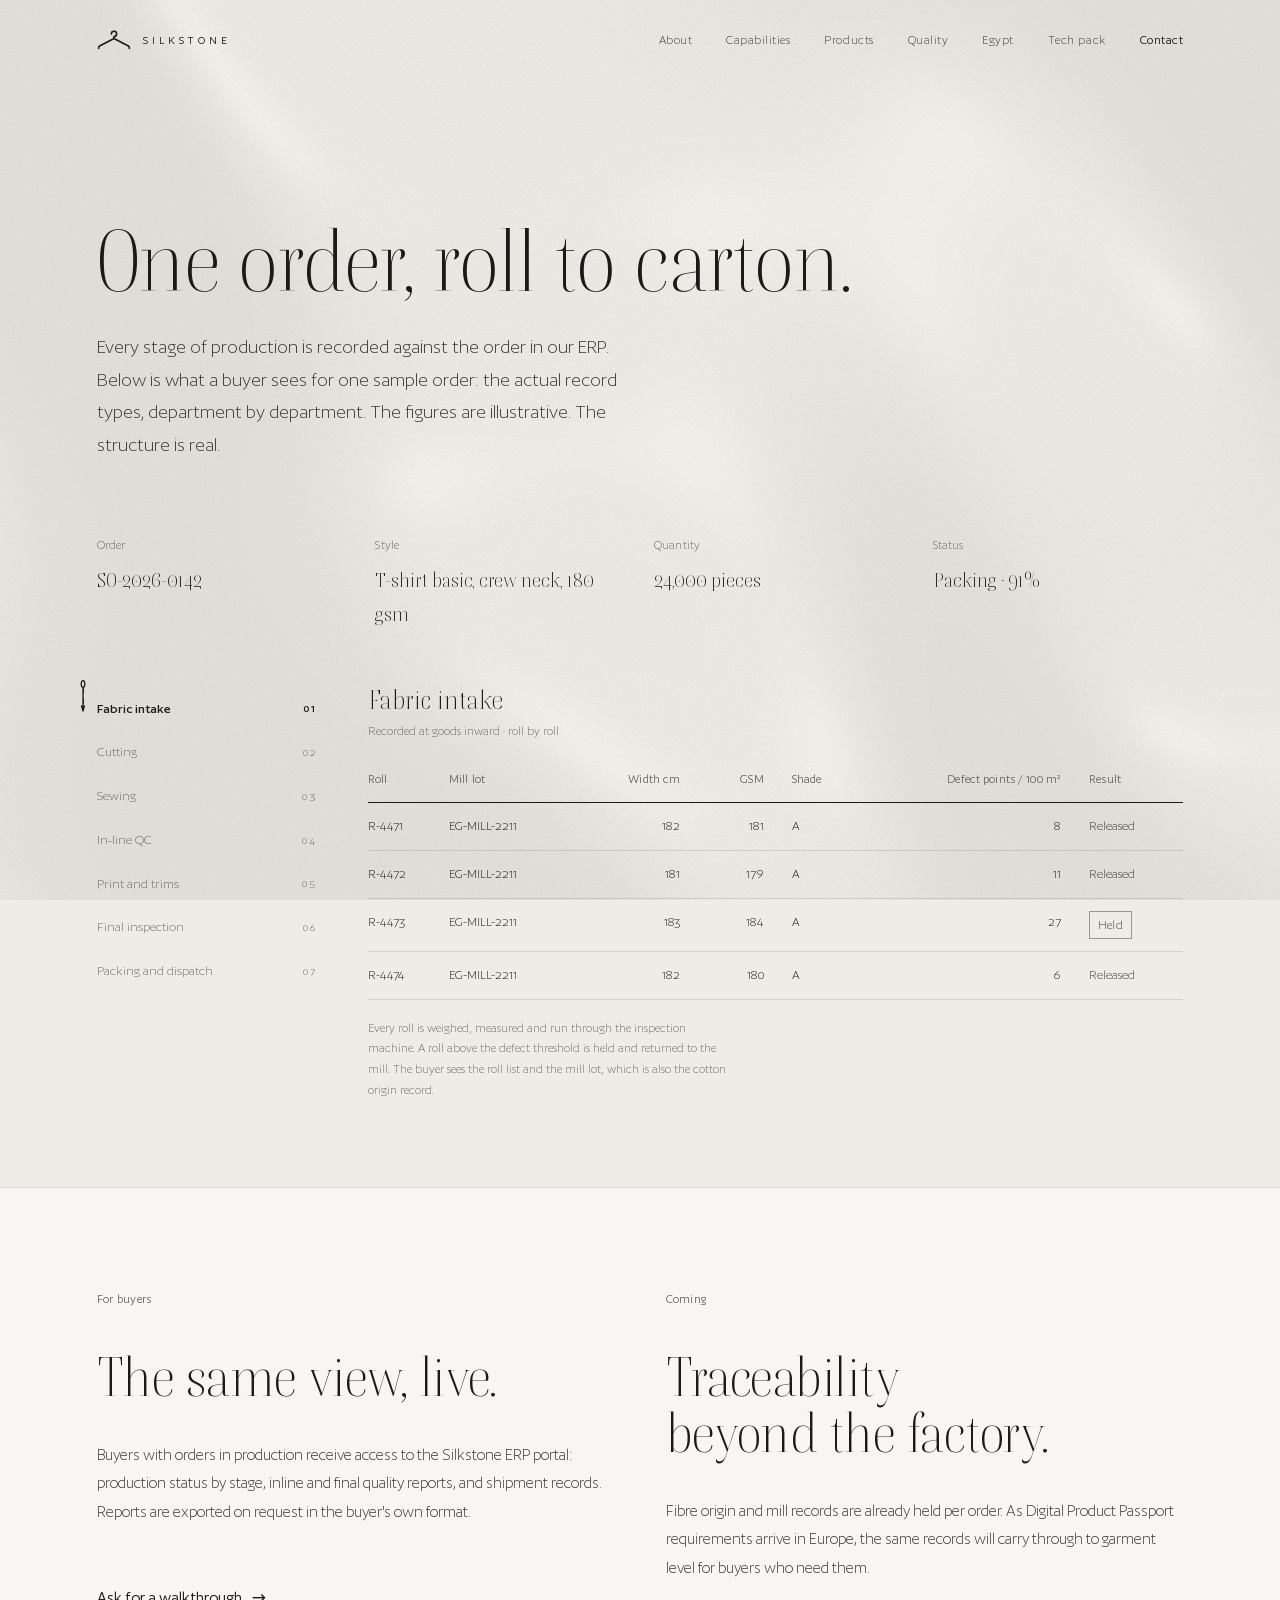
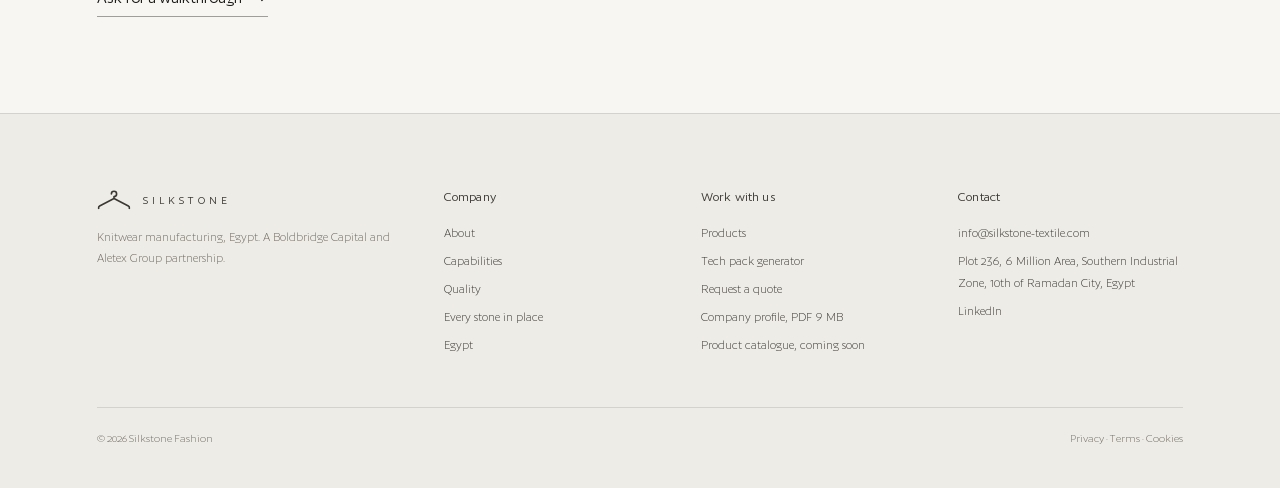
<file: traced-order.html>
<!DOCTYPE html>
<html lang="en">
<head>
<meta charset="UTF-8">
<meta name="viewport" content="width=device-width, initial-scale=1.0">
<title>Order traceability, roll to carton · Silkstone Fashion</title>
<meta name="description" content="How Silkstone records one order from fabric roll to sealed carton: roll inspection, cutting, hourly line output, final AQL inspection and packing.">
<link rel="canonical" href="https://silkstone-textile.com/traced-order.html">
<link rel="icon" href="assets/logos/favicon.svg" type="image/svg+xml">
<meta property="og:type" content="website">
<meta property="og:site_name" content="Silkstone Fashion">
<meta property="og:title" content="Order traceability, roll to carton · Silkstone Fashion">
<meta property="og:description" content="How Silkstone records one order from fabric roll to sealed carton: roll inspection, cutting, hourly line output, final AQL inspection and packing.">
<meta property="og:url" content="https://silkstone-textile.com/traced-order.html">
<meta property="og:image" content="https://silkstone-textile.com/assets/og.jpg?v=3">
<meta property="og:image:width" content="1200">
<meta property="og:image:height" content="630">
<meta property="og:image:alt" content="Silkstone Fashion: knitwear made in Egypt, with the sewing floor">
<meta name="twitter:card" content="summary_large_image">
<link rel="apple-touch-icon" href="assets/logos/apple-touch-icon.png">
<script type="application/ld+json">{"@context": "https://schema.org", "@type": "WebPage", "name": "Order traceability, roll to carton · Silkstone Fashion", "description": "How Silkstone records one order from fabric roll to sealed carton: roll inspection, cutting, hourly line output, final AQL inspection and packing.", "url": "https://silkstone-textile.com/traced-order.html", "isPartOf": {"@type": "WebSite", "name": "Silkstone Fashion", "url": "https://silkstone-textile.com/"}, "publisher": {"@type": "Organization", "@id": "https://silkstone-textile.com/#org", "name": "Silkstone Fashion", "url": "https://silkstone-textile.com/"}}</script>
<link rel="preload" href="assets/fonts/boska-300.woff2" as="font" type="font/woff2" crossorigin>
<link rel="preload" href="assets/fonts/author-300.woff2" as="font" type="font/woff2" crossorigin>
<link rel="stylesheet" href="assets/styles.css?v=36">
</head>
<body>
<a class="skip" href="#main">Skip to content</a>
<header class="nav"><div class="wrap">
  <a class="brand" href="index.html" aria-label="Silkstone home"><svg viewBox="0 0 104 62" aria-hidden="true"><path d="M44 12 A8 8 0 1 1 52 20 L52 26 L96 49 Q100 51 99 56 M52 26 L8 49 Q4 51 5 56"/></svg>SILKSTONE</a>
  <nav class="nav-links"><a href="about.html">About</a><a href="capabilities.html">Capabilities</a><a href="products.html">Products</a><a href="quality.html">Quality</a><a href="egypt.html">Egypt</a><a href="techpack.html">Tech pack</a><a class="nav-cta" href="contact.html">Contact</a></nav>
  <button class="burger" aria-label="Menu" aria-expanded="false"><span></span><span></span><span></span></button>
</div></header>
<div class="menu"><a href="index.html">Home</a><a href="about.html">About</a><a href="capabilities.html">Capabilities</a><a href="products.html">Products</a><a href="quality.html">Quality</a><a href="egypt.html">Egypt</a><a href="techpack.html">Tech pack</a><a href="contact.html">Contact</a></div>

<main id="main">
<section class="pagehead short"><div class="wrap">
  <h1>One order, roll to carton.</h1>
  <p class="lead">Every stage of production is recorded against the order in our ERP. Below is what a buyer sees for one sample order: the actual record types, department by department. The figures are illustrative. The structure is real.</p>
</div></section>

<section class="tight" style="padding-top:0"><div class="wrap">
  <div class="order-head rv">
    <div><div class="k">Order</div><div class="v">SO-2026-0142</div></div>
    <div><div class="k">Style</div><div class="v">T-shirt basic, crew neck, 180 gsm</div></div>
    <div><div class="k">Quantity</div><div class="v">24,000 pieces</div></div>
    <div><div class="k">Status</div><div class="v">Packing · 91%</div></div>
  </div>

  <div class="dept rv">
    <div class="dept-nav" role="tablist">
      <button class="on" data-pane="fabric" role="tab">Fabric intake <small>01</small></button>
      <button data-pane="cutting" role="tab">Cutting <small>02</small></button>
      <button data-pane="sewing" role="tab">Sewing <small>03</small></button>
      <button data-pane="qc" role="tab">In-line QC <small>04</small></button>
      <button data-pane="print" role="tab">Print and trims <small>05</small></button>
      <button data-pane="final" role="tab">Final inspection <small>06</small></button>
      <button data-pane="packing" role="tab">Packing and dispatch <small>07</small></button>
    </div>
    <div>
      <div class="dept-pane on" data-pane="fabric">
        <h2>Fabric intake</h2>
        <div class="when">Recorded at goods inward · roll by roll</div>
        <div class="scroll"><table class="data">
          <tr><th>Roll</th><th>Mill lot</th><th class="num">Width cm</th><th class="num">GSM</th><th>Shade</th><th class="num">Defect points / 100 m²</th><th>Result</th></tr>
          <tr><td>R-4471</td><td>EG-MILL-2211</td><td class="num">182</td><td class="num">181</td><td>A</td><td class="num">8</td><td class="ok">Released</td></tr>
          <tr><td>R-4472</td><td>EG-MILL-2211</td><td class="num">181</td><td class="num">179</td><td>A</td><td class="num">11</td><td class="ok">Released</td></tr>
          <tr><td>R-4473</td><td>EG-MILL-2211</td><td class="num">183</td><td class="num">184</td><td>A</td><td class="num">27</td><td><span class="flag">Held</span></td></tr>
          <tr><td>R-4474</td><td>EG-MILL-2211</td><td class="num">182</td><td class="num">180</td><td>A</td><td class="num">6</td><td class="ok">Released</td></tr>
        </table></div>
        <p class="small" style="margin-top:18px">Every roll is weighed, measured and run through the inspection machine. A roll above the defect threshold is held and returned to the mill. The buyer sees the roll list and the mill lot, which is also the cotton origin record.</p>
      </div>
      <div class="dept-pane" data-pane="cutting">
        <h2>Cutting</h2>
        <div class="when">Recorded per lay · computerised auto-cutting</div>
        <div class="scroll"><table class="data">
          <tr><th>Lay</th><th>Marker</th><th class="num">Plies</th><th class="num">Marker length m</th><th class="num">Pieces</th><th class="num">Consumption kg / pc</th><th>Rolls used</th></tr>
          <tr><td>L-01</td><td>MK-0142-A · S M L XL</td><td class="num">120</td><td class="num">9.4</td><td class="num">1,920</td><td class="num">0.212</td><td>R-4471, R-4472</td></tr>
          <tr><td>L-02</td><td>MK-0142-A · S M L XL</td><td class="num">120</td><td class="num">9.4</td><td class="num">1,920</td><td class="num">0.214</td><td>R-4472, R-4474</td></tr>
          <tr><td>L-03</td><td>MK-0142-B · XS XXL</td><td class="num">80</td><td class="num">6.1</td><td class="num">640</td><td class="num">0.219</td><td>R-4474</td></tr>
        </table></div>
        <p class="small" style="margin-top:18px">Marker efficiency and actual consumption are known on the order, not estimated after it. Each cut piece bundle carries the lay number, so any garment can be traced back to its rolls.</p>
      </div>
      <div class="dept-pane" data-pane="sewing">
        <h2>Sewing</h2>
        <div class="when">Line 07 · hourly output, day 4 of 9</div>
        <svg class="chart" viewBox="0 0 640 200" role="img" aria-label="Hourly output bar chart">
          <line x1="40" y1="160" x2="620" y2="160"/>
          <line x1="40" y1="100" x2="620" y2="100"/><text x="6" y="104">300</text>
          <line x1="40" y1="40" x2="620" y2="40"/><text x="6" y="44">600</text>
          <g>
            <rect x="60" y="112" width="44" height="48"/><text x="70" y="180">08:00</text>
            <rect x="120" y="86" width="44" height="74"/><text x="130" y="180">09:00</text>
            <rect x="180" y="78" width="44" height="82"/><text x="190" y="180">10:00</text>
            <rect x="240" y="74" width="44" height="86"/><text x="250" y="180">11:00</text>
            <rect x="300" y="96" width="44" height="64"/><text x="310" y="180">12:00</text>
            <rect x="360" y="76" width="44" height="84"/><text x="370" y="180">13:00</text>
            <rect x="420" y="72" width="44" height="88"/><text x="430" y="180">14:00</text>
            <rect x="480" y="70" width="44" height="90"/><text x="490" y="180">15:00</text>
            <rect x="540" y="82" width="44" height="78"/><text x="550" y="180">16:00</text>
          </g>
        </svg>
        <div class="scroll"><table class="data">
          <tr><th>Line</th><th>Operators</th><th class="num">Target / hr</th><th class="num">Actual / hr</th><th class="num">Efficiency</th><th class="num">Cumulative</th></tr>
          <tr><td>07</td><td>28</td><td class="num">420</td><td class="num">402</td><td class="num">96%</td><td class="num">11,860</td></tr>
          <tr><td>08</td><td>28</td><td class="num">420</td><td class="num">415</td><td class="num">99%</td><td class="num">12,040</td></tr>
        </table></div>
        <p class="small" style="margin-top:18px">Output is logged hourly by operation. Each style has a full operation breakdown, so we know the work content before the first piece is sewn and the buyer sees the line running against plan.</p>
      </div>
      <div class="dept-pane" data-pane="qc">
        <h2>In-line quality control</h2>
        <div class="when">Recorded at the operation · inspector, time, fault, action</div>
        <div class="scroll"><table class="data">
          <tr><th>Time</th><th>Line</th><th>Operation</th><th>Fault</th><th class="num">Pieces</th><th>Action</th></tr>
          <tr><td>09:40</td><td>07</td><td>Neck binding</td><td>Uneven binding width</td><td class="num">6</td><td>Reworked, operator retrained</td></tr>
          <tr><td>11:15</td><td>08</td><td>Side seam</td><td>Skipped stitch</td><td class="num">3</td><td>Reworked, machine tension reset</td></tr>
          <tr><td>14:05</td><td>07</td><td>Hem</td><td>Puckering</td><td class="num">4</td><td>Reworked</td></tr>
        </table></div>
        <div class="order-head" style="margin-top:22px;border-bottom:0">
          <div><div class="k">Inspected today</div><div class="v">2,640</div></div>
          <div><div class="k">Faults</div><div class="v">13</div></div>
          <div><div class="k">Defect rate</div><div class="v">0.49%</div></div>
          <div><div class="k">Policy</div><div class="v">Zero defects</div></div>
        </div>
        <p class="small" style="margin-top:6px">A fault is caught at the operation causing it, not at the end of the run. Every entry names the inspector and the corrective action.</p>
      </div>
      <div class="dept-pane" data-pane="print">
        <h2>Print and trims</h2>
        <div class="when">Recorded per run and per trim batch</div>
        <div class="scroll"><table class="data">
          <tr><th>Item</th><th>Reference</th><th>Test</th><th>Result</th></tr>
          <tr><td>Chest print, 1 colour</td><td>PR-0142-01 · rotary</td><td>Wash test 5 cycles, crock test</td><td class="ok">Pass</td></tr>
          <tr><td>Neck label, woven</td><td>TR-0142-NL</td><td>Wash fastness</td><td class="ok">Pass</td></tr>
          <tr><td>Care label</td><td>TR-0142-CL</td><td>Content and origin check against tech pack</td><td class="ok">Pass</td></tr>
          <tr><td>Size stickers</td><td>TR-0142-SS</td><td>Barcode scan</td><td class="ok">Pass</td></tr>
        </table></div>
        <p class="small" style="margin-top:18px">Printing and embroidery happen in the building, so the print run is a record on the same order, not an invoice from a third party.</p>
      </div>
      <div class="dept-pane" data-pane="final">
        <h2>Final random inspection</h2>
        <div class="when">Recorded per lot · to the buyer's AQL</div>
        <div class="scroll"><table class="data">
          <tr><th>Lot</th><th class="num">Lot size</th><th class="num">Sample</th><th>AQL</th><th class="num">Critical</th><th class="num">Major</th><th class="num">Minor</th><th>Result</th></tr>
          <tr><td>FI-01</td><td class="num">8,000</td><td class="num">200</td><td>2.5</td><td class="num">0</td><td class="num">3</td><td class="num">5</td><td class="ok">Accepted</td></tr>
          <tr><td>FI-02</td><td class="num">8,000</td><td class="num">200</td><td>2.5</td><td class="num">0</td><td class="num">2</td><td class="num">4</td><td class="ok">Accepted</td></tr>
          <tr><td>FI-03</td><td class="num">8,000</td><td class="num">200</td><td>2.5</td><td class="num">0</td><td class="num">1</td><td class="num">6</td><td class="ok">Accepted</td></tr>
        </table></div>
        <div class="order-head" style="margin-top:22px;border-bottom:0">
          <div><div class="k">Metal detection</div><div class="v">24,000 passed</div></div>
          <div><div class="k">Needle log</div><div class="v">2 broken, 2 recovered</div></div>
          <div><div class="k">Measurement check</div><div class="v">Within tolerance</div></div>
          <div><div class="k">Buyer report</div><div class="v">Shared in portal</div></div>
        </div>
      </div>
      <div class="dept-pane" data-pane="packing">
        <h2>Packing and dispatch</h2>
        <div class="when">Recorded per carton · scanned at sealing and loading</div>
        <div class="scroll"><table class="data">
          <tr><th>Carton</th><th>Size ratio</th><th class="num">Pieces</th><th class="num">Gross kg</th><th>Lots</th><th>Status</th></tr>
          <tr><td>C-0001</td><td>S2 M3 L3 XL2</td><td class="num">40</td><td class="num">9.8</td><td>FI-01</td><td class="ok">Loaded</td></tr>
          <tr><td>C-0002</td><td>S2 M3 L3 XL2</td><td class="num">40</td><td class="num">9.7</td><td>FI-01</td><td class="ok">Loaded</td></tr>
          <tr><td>…</td><td></td><td class="num"></td><td class="num"></td><td></td><td></td></tr>
          <tr><td>C-0548</td><td>XS4 XXL4</td><td class="num">32</td><td class="num">8.9</td><td>FI-03</td><td>Sealed</td></tr>
        </table></div>
        <p class="small" style="margin-top:18px">A carton number resolves to its final inspection lot, its sewing line, its cutting lays and its fabric rolls. That is what "every stone in place" means: ask about any carton and the answer comes from the record.</p>
      </div>
    </div>
  </div>
</div></section>

<section class="rule white"><div class="wrap two">
  <div class="rv stack">
    <span class="label">For buyers</span>
    <h2>The same view, live.</h2>
    <p class="muted">Buyers with orders in production receive access to the Silkstone ERP portal: production status by stage, inline and final quality reports, and shipment records. Reports are exported on request in the buyer's own format.</p>
    <a class="link arrow" href="contact.html"><span>Ask for a walkthrough</span><i aria-hidden="true"><b>→</b><b>→</b></i></a>
  </div>
  <div class="rv stack">
    <span class="label">Coming</span>
    <h2>Traceability beyond the factory.</h2>
    <p class="muted">Fibre origin and mill records are already held per order. As Digital Product Passport requirements arrive in Europe, the same records will carry through to garment level for buyers who need them.</p>
  </div>
</div></section>
</main>

<footer><div class="wrap">
  <div class="cols">
    <div><div class="brand"><svg viewBox="0 0 104 62" aria-hidden="true"><path d="M44 12 A8 8 0 1 1 52 20 L52 26 L96 49 Q100 51 99 56 M52 26 L8 49 Q4 51 5 56"/></svg>SILKSTONE</div><p class="small" style="margin-top:16px">Knitwear manufacturing, Egypt. A Boldbridge Capital and Aletex Group partnership.</p></div>
    <div><h3>Company</h3><a href="about.html">About</a><a href="capabilities.html">Capabilities</a><a href="quality.html">Quality</a><a href="traced-order.html">Every stone in place</a><a href="egypt.html">Egypt</a></div>
    <div><h3>Work with us</h3><a href="products.html">Products</a><a href="techpack.html">Tech pack generator</a><a href="contact.html">Request a quote</a><a href="profile/Silkstone_Company_Profile_2026.pdf" download>Company profile, PDF 9 MB</a><a href="products.html#catalogue">Product catalogue, coming soon</a></div>
    <div><h3>Contact</h3><a href="mailto:info@silkstone-textile.com">info@silkstone-textile.com</a><a href="contact.html">Plot 236, 6 Million Area, Southern Industrial Zone, 10th of Ramadan City, Egypt</a><a href="https://www.linkedin.com/company/silkstone-fashion/" target="_blank" rel="noopener">LinkedIn</a></div>
  </div>
  <div class="bottom"><span>© 2026 Silkstone Fashion</span><span><a href="legal.html#privacy">Privacy</a> · <a href="legal.html#terms">Terms</a> · <a href="legal.html#cookies">Cookies</a></span></div>
</div></footer>
<script src="assets/site.js?v=34"></script>
</body>
</html>
</file>
<file: assets/styles.css>
/* Silkstone Fashion · site styles
   Ziad's mix (28 Sep 2026): Limewash colours and type, Quarry silk and photo framing, River certificates.
   Palette: limewash, stone, driftwood, ash, charcoal, soot. Type: Boska (display), Author (text), both self-hosted. */

@font-face{font-family:"Boska";src:url("fonts/boska-300.woff2") format("woff2");font-weight:300;font-style:normal;font-display:swap}
@font-face{font-family:"Boska";src:url("fonts/boska-300i.woff2") format("woff2");font-weight:300;font-style:italic;font-display:swap}
@font-face{font-family:"Boska";src:url("fonts/boska-400.woff2") format("woff2");font-weight:400;font-style:normal;font-display:swap}
@font-face{font-family:"Boska";src:url("fonts/boska-400i.woff2") format("woff2");font-weight:400;font-style:italic;font-display:swap}
@font-face{font-family:"Author";src:url("fonts/author-300.woff2") format("woff2");font-weight:300;font-display:swap}
@font-face{font-family:"Author";src:url("fonts/author-400.woff2") format("woff2");font-weight:400;font-display:swap}
@font-face{font-family:"Author";src:url("fonts/author-500.woff2") format("woff2");font-weight:500;font-display:swap}

:root{
  --white:#F7F6F2;
  --bone:#EEECE7;
  --sand:#E2DED7;
  --stone:#D6D2CA;
  --drift:#A39D93;
  --ash:#6E6961;
  --ash-soft:#716C64;
  --graphite:#3B3834;
  --black:#1B1A18;
  --error:#8A2F2A;
  --line:rgba(27,26,24,.12);
  --line-strong:rgba(27,26,24,.4);
  --shadow:0 30px 70px rgba(27,26,24,.08), 0 2px 6px rgba(27,26,24,.04);
  --font:"Author",system-ui,-apple-system,"Segoe UI",Helvetica,Arial,sans-serif;
  --display:"Boska",Georgia,"Times New Roman",serif;
  --silk:"Boska",Georgia,serif;
  --radius:28px;
  --ease:cubic-bezier(.22,1,.36,1);
  --t-fast:.2s;
  --t-med:.45s;
  --t-slow:.9s;
  --wrap:1240px;
  --gap:clamp(28px,4vw,64px);
  --gutter:clamp(20px,6vw,104px);
  --grain:url("data:image/svg+xml,%3Csvg xmlns='http://www.w3.org/2000/svg' width='220' height='220'%3E%3Cfilter id='n'%3E%3CfeTurbulence type='fractalNoise' baseFrequency='.85' numOctaves='3' stitchTiles='stitch'/%3E%3CfeColorMatrix values='0 0 0 0 .45 0 0 0 0 .43 0 0 0 0 .40 0 0 0 .55 0'/%3E%3C/filter%3E%3Crect width='100%25' height='100%25' filter='url(%23n)'/%3E%3C/svg%3E");
}
*{box-sizing:border-box}
html{scroll-behavior:smooth;-webkit-text-size-adjust:100%}
@view-transition{navigation:auto}
::view-transition-old(root){animation:vt-out .28s var(--ease) both}
::view-transition-new(root){animation:vt-in .42s var(--ease) both}
@keyframes vt-out{to{opacity:0}}
@keyframes vt-in{from{opacity:0;transform:translateY(6px)}to{opacity:1;transform:none}}
@media (prefers-reduced-motion:reduce){::view-transition-old(root),::view-transition-new(root){animation:none}}
body{margin:0;background:var(--bone);color:var(--black);font-family:var(--font);font-weight:300;font-size:17px;line-height:1.7;-webkit-font-smoothing:antialiased;overflow-x:hidden;position:relative}
body::after{content:"";position:fixed;inset:0;pointer-events:none;z-index:60;opacity:.3;mix-blend-mode:multiply;background-image:var(--grain)}
img{max-width:100%;display:block}
a{color:inherit;text-decoration:none}
h1,h2,h3,h4{font-family:var(--display);font-weight:300;margin:0;letter-spacing:-.01em;text-wrap:balance;line-height:1.02}
h1{font-size:clamp(46px,6.6vw,104px);line-height:.98}
h2{font-size:clamp(36px,4.2vw,62px);line-height:1.04}
h3{font-size:26px;font-weight:400}
h4{font-size:19px;font-weight:400;letter-spacing:0}
h1 em,h2 em,h3 em,.silk{font-family:var(--silk);font-style:italic;font-weight:300;letter-spacing:0;color:inherit}
h1 em,h2 em{font-size:1em}
p{margin:0 0 1.2em;max-width:60ch}
strong,b{font-weight:500}
ul{padding-left:0;list-style:none;margin:0}
.wrap{max-width:var(--wrap);margin:0 auto;padding:0 var(--gutter)}
.label{font-size:13px;letter-spacing:.02em;color:var(--ash);font-weight:400}
.muted{color:var(--graphite)}
.small{font-size:13px;color:var(--ash);line-height:1.6}
.lead{font-size:clamp(18px,1.6vw,21px);line-height:1.6;max-width:52ch;color:var(--graphite)}
.hr{height:1px;background:var(--line);border:0;margin:0}
section{padding:clamp(64px,7.5vw,112px) 0}
section.tight{padding:clamp(48px,5.5vw,80px) 0}
section.rule{border-top:1px solid var(--line)}
.sand{background:var(--sand)}
.white{background:var(--white)}
.two{display:grid;grid-template-columns:minmax(0,1fr) minmax(0,1fr);gap:var(--gap);align-items:start}
.two.tightgap{gap:clamp(24px,4vw,56px)}
.three{display:grid;grid-template-columns:repeat(3,minmax(0,1fr));gap:var(--gap)}
.four{display:grid;grid-template-columns:repeat(4,minmax(0,1fr));gap:clamp(24px,3vw,40px)}
@media (max-width:900px){.two,.three{grid-template-columns:1fr}.four{grid-template-columns:1fr 1fr}}
@media (max-width:560px){.four{grid-template-columns:1fr}}
.stack>*+*{margin-top:clamp(20px,3vw,36px)}

/* links and buttons */
.link{display:inline-block;padding-bottom:3px;border-bottom:1px solid var(--line-strong);transition:border-color var(--t-med) var(--ease);font-weight:400}
.link:hover{border-color:var(--black)}
.btn{display:inline-block;line-height:1.5;padding:15px 30px;border:1px solid var(--black);font-size:15px;letter-spacing:.01em;font-weight:400;border-radius:2px;transition:background var(--t-med) var(--ease),color var(--t-med) var(--ease)}
.btn:hover{background:var(--black);color:var(--bone)}
.btn.solid{background:var(--black);color:var(--bone)}
.btn.solid:hover{background:var(--graphite);border-color:var(--graphite)}
.btn.quiet{border-color:var(--line-strong)}
.btn.quiet:hover{border-color:var(--black)}
button{font-family:inherit;font-weight:inherit;cursor:pointer}
button.btn{background:transparent;color:var(--black)}
button.btn.solid{background:var(--black);color:var(--bone)}
:focus-visible{outline:2px solid var(--black);outline-offset:4px}

/* nav */
.nav{position:fixed;top:0;left:0;right:0;z-index:50;transition:background var(--t-med) var(--ease),box-shadow var(--t-med) var(--ease)}
.nav.scrolled{background:rgba(243,241,236,.9);backdrop-filter:blur(12px);-webkit-backdrop-filter:blur(12px);box-shadow:0 1px 0 var(--line)}
.nav .wrap{display:flex;align-items:center;height:80px;gap:34px}
.brand{display:flex;align-items:center;gap:12px;margin-right:auto;font-size:12px;letter-spacing:.34em;font-weight:400}
.brand svg{width:34px;height:auto;overflow:visible}
.brand svg path{fill:none;stroke:currentColor;stroke-width:5;stroke-linecap:round;stroke-linejoin:round}
.nav-links{display:flex;gap:34px;font-size:13px;letter-spacing:.04em;color:var(--graphite)}
.nav-links a{padding:4px 0;position:relative;transition:color var(--t-med) var(--ease)}
.nav-links a::after{content:"";position:absolute;left:0;right:0;bottom:0;height:1px;background:var(--black);transform:scaleX(0);transform-origin:left;transition:transform var(--t-med) var(--ease)}
.nav-links a:hover::after,.nav-links a.on::after,.nav-links a:focus-visible::after{transform:scaleX(1)}
.nav-links a:hover,.nav-links a.on{color:var(--black)}
.nav-cta{color:var(--black)!important;border-color:var(--black)!important;font-weight:400}
.burger{display:none;background:none;border:0;width:40px;height:40px;position:relative;margin-left:auto}
.burger span{position:absolute;left:8px;right:8px;height:1px;background:var(--black);transition:transform var(--t-med) var(--ease),opacity var(--t-fast) var(--ease)}
.burger span:nth-child(1){top:14px}.burger span:nth-child(2){top:20px}.burger span:nth-child(3){top:26px}
.menu{position:fixed;inset:0;background:var(--bone);z-index:49;display:flex;flex-direction:column;justify-content:center;padding:0 var(--gutter);gap:22px;opacity:0;pointer-events:none;transition:opacity var(--t-med) var(--ease)}
.menu.open{opacity:1;pointer-events:auto}
.menu a{font-size:30px;font-weight:300;border-bottom:1px solid var(--line);padding-bottom:12px}
@media (max-width:980px){.nav-links{display:none}.burger{display:block}}
body.menu-open{overflow:hidden}
body.menu-open .burger span:nth-child(1){transform:translateY(6px) rotate(45deg)}
body.menu-open .burger span:nth-child(2){opacity:0}
body.menu-open .burger span:nth-child(3){transform:translateY(-6px) rotate(-45deg)}

@keyframes draw{to{stroke-dashoffset:0}}

/* landing: header on stone */
.hero-stone{position:relative;min-height:min(86vh,900px);display:grid;align-items:center;text-align:center;padding:clamp(150px,18vw,200px) 0 clamp(80px,9vw,120px);background:var(--bone) url(img/limestone.jpg) center/cover no-repeat;isolation:isolate}
.hero-stone::before{content:"";position:absolute;inset:0;background:linear-gradient(180deg,rgba(243,241,236,.86) 0%,rgba(243,241,236,.72) 45%,rgba(243,241,236,.8) 78%,var(--bone) 100%);z-index:-1}
.hero-stone .label{display:block;margin-bottom:26px;color:var(--graphite)}
.hero-stone h1{font-size:clamp(32px,4.3vw,62px);max-width:17ch;line-height:1;margin:0 auto;color:var(--black)}
.hero-stone .silk-line{display:block;margin-top:22px;font-size:clamp(24px,2.6vw,38px);color:var(--black);line-height:1.2}
.hero-stone .lead{margin:26px auto 0;color:var(--graphite);max-width:42ch;font-size:17px}
.hero-stone .hero-actions{margin-top:40px;justify-content:center}
@supports (background-image:image-set(url("a.webp") type("image/webp"))){
  .hero-stone{background-image:image-set(url(img/limestone-2000.webp) type("image/webp"),url(img/limestone.jpg) type("image/jpeg"))}
}
@media (max-width:700px){.hero-stone{background-position:62% 50%;min-height:auto;padding-top:130px}}

/* landing: stone slab and silk */
.slab-wrap{position:relative;padding:clamp(64px,7vw,104px) 0 clamp(64px,7.5vw,112px)}
.slab{position:relative;background:radial-gradient(120% 140% at 20% 0%,#2E2C28 0%,#1B1A17 55%,#151513 100%);color:var(--bone);padding:clamp(56px,7vw,96px) clamp(24px,5vw,72px);box-shadow:var(--shadow)}
.slab .figs{border:0;display:grid;grid-template-columns:1fr 1fr 1fr 1fr;gap:clamp(24px,4vw,64px);align-items:start}
.slab .figs>div{border:0;padding:0}
.slab .figs b{font-family:var(--display);font-weight:400;font-size:clamp(44px,5.2vw,76px);color:var(--white);margin:0 0 4px;letter-spacing:-.03em;white-space:nowrap;font-variant-numeric:tabular-nums}
.slab .figs i{display:block;font-family:var(--silk);font-style:italic;font-size:clamp(18px,1.6vw,22px);color:var(--bone);font-variation-settings:"opsz" 48}
.slab .figs small{color:#B4AFA3;margin-top:8px}
@media (prefers-reduced-motion:no-preference){
}
.slab-line{text-align:center;margin-top:clamp(40px,5vw,64px)}
.slab-line .silk{font-size:clamp(26px,3vw,40px);color:var(--black)}
.slab-line p{margin:14px auto 0;max-width:52ch;color:var(--graphite)}
@media (max-width:900px){.slab .figs{grid-template-columns:1fr 1fr;gap:36px 24px}}
@media (max-width:560px){.slab .figs{grid-template-columns:1fr 1fr;gap:30px 20px}.slab .figs b{font-size:40px}.slab .figs i{font-size:17px}}

/* landing: three doors */
.doors{display:grid;grid-template-columns:repeat(3,minmax(0,1fr));gap:2px;background:var(--line)}
.door{position:relative;display:block;aspect-ratio:4/5;overflow:hidden;background:var(--white);color:var(--black)}
.door img{width:100%;height:100%;object-fit:cover;filter:saturate(.6);transition:transform 1.6s var(--ease)}
.door:hover img{transform:scale(1.04)}
.door .blank{position:absolute;inset:0;display:grid;place-items:center;color:var(--ash);font-size:12px;letter-spacing:.24em;text-transform:uppercase;text-align:center;line-height:1.8;padding:24px;background:repeating-linear-gradient(135deg,transparent 0 22px,rgba(21,21,19,.035) 22px 23px)}
.door .blank{align-content:start;justify-items:start;padding:clamp(16px,2.4vw,28px) clamp(20px,3vw,36px)}.door .blank span{transform:none;text-align:left;line-height:1.5}
.door .t{position:absolute;left:clamp(20px,3vw,36px);right:clamp(20px,3vw,36px);bottom:clamp(20px,3vw,36px);z-index:1}
.door .t .label{display:block;margin-bottom:10px}
.door .t h2{font-size:clamp(24px,2.6vw,36px);color:var(--black);line-height:1}
.door .t h2 em{color:var(--graphite)}
.door .t p{margin:12px 0 0;color:var(--graphite);font-size:14px;max-width:30ch;line-height:1.55}
.door .t .go{display:inline-block;margin-top:16px;font-size:12px;letter-spacing:.2em;text-transform:uppercase;color:var(--black);border-bottom:1px solid var(--line-strong);padding-bottom:3px;transition:border-color var(--t-med) var(--ease)}
.door:hover .t .go{border-color:var(--black)}
@media (max-width:900px){.doors{grid-template-columns:1fr}.door{aspect-ratio:auto;min-height:300px}.door .t{position:relative;left:auto;right:auto;bottom:auto;padding:150px clamp(20px,3vw,36px) clamp(24px,3vw,36px) }.door .blank{bottom:auto;height:120px}}

/* hero */
.hero{padding-top:clamp(150px,20vw,240px);padding-bottom:clamp(60px,8vw,120px)}
.hero .label{margin-bottom:28px;display:block}
.hero h1{max-width:14ch}
.hero .lead{margin-top:32px}
.hero-actions{display:flex;gap:36px;align-items:center;margin-top:44px;flex-wrap:wrap}
.hero-image{margin-top:clamp(56px,8vw,120px);position:relative}
.hero-image img{width:100%;aspect-ratio:16/7;object-fit:cover}
.pagehead{padding-top:clamp(150px,18vw,220px);padding-bottom:clamp(40px,6vw,80px)}
.pagehead .label{display:block;margin-bottom:26px}
.pagehead .lead{margin-top:28px}


/* images and placeholders */
.fig{margin:0}
.fig img{width:100%;height:auto;border-radius:var(--radius);filter:grayscale(1) contrast(1.06)}
.fig figcaption{font-size:12px;color:var(--ash);margin-top:12px;letter-spacing:.04em}
.ph{background:var(--white);border:1px solid var(--line);display:grid;place-items:center;text-align:center;padding:24px;color:var(--ash);font-size:12px;letter-spacing:.14em;text-transform:uppercase;line-height:1.7}
.ph.tall{aspect-ratio:3/4}.ph.wide{aspect-ratio:16/9}.ph.square{aspect-ratio:1}.ph.portrait{aspect-ratio:4/5}
.shadowed{box-shadow:var(--shadow)}

/* definition rows */
.rows{border-top:1px solid var(--line)}
.row{display:grid;grid-template-columns:minmax(0,.9fr) minmax(0,2fr);gap:24px;padding:22px 0;border-bottom:1px solid var(--line)}
.row .k{color:var(--ash);font-size:13px;letter-spacing:.06em;padding-top:3px}
.row .v{color:var(--black)}
.row .v p:last-child{margin-bottom:0}
@media (max-width:640px){.row{grid-template-columns:1fr;gap:6px}}

/* list with hairline bullets */
.dash{padding:0}
.dash li{position:relative;padding:14px 0 14px 32px;border-bottom:1px solid var(--line);color:var(--graphite)}
.dash li::before{content:"";position:absolute;left:0;top:27px;width:14px;height:1px;background:var(--black)}
.dash li b{color:var(--black);font-weight:400}

/* logos */
.logo-row{display:flex;flex-wrap:wrap;gap:clamp(28px,5vw,72px);align-items:center}
.logo-row img{height:34px;width:auto;filter:grayscale(1);opacity:.75;transition:opacity var(--t-med) var(--ease)}
.logo-row img:hover{opacity:1}
.logo-row img.tall{height:56px}
.cert-row{display:flex;flex-wrap:wrap;gap:22px;align-items:center}
.cert-row a,.cert-row span{display:grid;place-items:center;width:104px;height:104px;background:var(--white);border:1px solid var(--line)}
.cert-row img{max-width:74px;max-height:74px;filter:grayscale(1);opacity:.8;transition:opacity var(--t-med) var(--ease),filter var(--t-med) var(--ease)}
.cert-row a:hover img{filter:none;opacity:1}
.cert-row small{display:block}


.item{display:grid;grid-template-columns:minmax(0,1fr) minmax(0,1.3fr);gap:clamp(24px,4vw,64px);padding:clamp(28px,4vw,56px) clamp(20px,4vw,48px);border-top:1px solid var(--line);align-items:start}
@media (max-width:900px){.item{grid-template-columns:1fr}}
.item h3{font-size:clamp(24px,2.6vw,34px);font-weight:300}
.item .actions{display:flex;flex-wrap:wrap;gap:12px;margin-top:22px}
.item .actions .btn{padding:11px 18px;font-size:12px;letter-spacing:.16em}
.tabs{display:flex;gap:26px;border-bottom:1px solid var(--line);font-size:12px;letter-spacing:.14em;text-transform:uppercase;color:var(--ash)}
.tabs button{background:none;border:0;padding:0 0 12px;color:inherit;font:inherit;letter-spacing:inherit;text-transform:inherit;margin-bottom:-1px;border-bottom:1px solid transparent}
.tabs button.on{color:var(--black);border-color:var(--black)}
.pane{display:none;padding-top:22px}
.pane.on{display:block}
.spec{width:100%;border-collapse:collapse;font-size:14px}
.spec td{padding:10px 0;border-bottom:1px solid var(--line);vertical-align:top}
.spec td:first-child{color:var(--ash);width:38%;font-size:13px;letter-spacing:.04em}
model-viewer{width:100%;height:420px;background:var(--bone);--poster-color:transparent}
.mv-note{font-size:12px;color:var(--ash);margin-top:10px}

/* traced order */
.order-head{display:grid;grid-template-columns:repeat(4,minmax(0,1fr));gap:20px;border-top:1px solid var(--line);border-bottom:1px solid var(--line);padding:26px 0}
.order-head .k{font-size:12px;letter-spacing:.24em;text-transform:uppercase;color:var(--ash)}
.order-head .v{font-size:18px;margin-top:6px}
@media (max-width:760px){.order-head{grid-template-columns:1fr 1fr}}
.dept{display:grid;grid-template-columns:220px minmax(0,1fr);gap:clamp(24px,4vw,64px);margin-top:56px}
@media (max-width:900px){.dept{grid-template-columns:minmax(0,1fr)}}
.dept-nav{display:flex;flex-direction:column;gap:0;border-top:1px solid var(--line)}
.dept-nav button{text-align:left;background:none;border:0;border-bottom:1px solid var(--line);padding:16px 0;font:inherit;font-size:14px;color:var(--ash);display:flex;justify-content:space-between;align-items:center;transition:color var(--t-med) var(--ease)}
.dept-nav button.on,.dept-nav button:hover{color:var(--black)}
.dept-nav button small{font-size:12px;letter-spacing:.14em}
.dept-pane{display:none}.dept-pane.on{display:block}
.dept-pane h2{font-weight:300;font-size:26px;margin-bottom:6px;letter-spacing:0}
.dept-pane .when{font-size:13px;color:var(--ash);letter-spacing:0;margin-bottom:26px}
.data{width:100%;border-collapse:collapse;font-size:13.5px;font-variant-numeric:tabular-nums}
.data th{text-align:left;font-weight:400;font-size:12px;letter-spacing:.18em;text-transform:uppercase;color:var(--ash);padding:0 12px 12px 0;border-bottom:1px solid var(--black)}
.data td{padding:12px 12px 12px 0;border-bottom:1px solid var(--line);vertical-align:top}
.data td.num,.data th.num{text-align:right;padding-right:0}
.ok{color:var(--graphite)}
.flag{display:inline-block;font-size:12px;letter-spacing:.12em;text-transform:uppercase;padding:2px 8px;border:1px solid var(--line-strong);color:var(--graphite)}
.chart{width:100%;height:auto;margin:10px 0 6px}
.chart rect{fill:var(--black)}
.chart text{font-family:var(--font);font-size:11px;fill:var(--ash)}
.chart line{stroke:var(--line)}
.scroll{overflow-x:auto}

/* map */
.map{position:relative;background:var(--white);border:1px solid var(--line);padding:clamp(16px,3vw,40px)}
.map img{width:100%;height:auto;opacity:.5;filter:grayscale(1)}
.map .pin{position:absolute;width:8px;height:8px;border-radius:50%;background:var(--black);transform:translate(-50%,-50%)}
.map .pin.home{width:12px;height:12px;background:transparent;border:1px solid var(--black)}
.map .pin span{position:absolute;left:14px;top:-8px;white-space:nowrap;font-size:12px;letter-spacing:.14em;text-transform:uppercase;color:var(--graphite)}
.map .pin.left span{left:auto;right:14px}

/* contact conversation */
.choices{display:flex;flex-wrap:wrap;gap:12px}
.choices button{background:transparent;border:1px solid var(--line-strong);padding:14px 22px;font:inherit;font-size:15px;transition:border-color var(--t-med) var(--ease),background var(--t-med) var(--ease),color var(--t-med) var(--ease)}
.choices button:hover{border-color:var(--black)}
.choices button.on{background:var(--black);color:var(--bone);border-color:var(--black)}
.field{width:100%;background:transparent;border:0;border-bottom:1px solid var(--line-strong);padding:14px 0;font:inherit;font-size:clamp(20px,2.4vw,30px);font-weight:300;color:var(--black);outline:0}
.field:focus{border-color:var(--black);box-shadow:0 1px 0 var(--black)}
textarea.field{font-size:18px;line-height:1.6;resize:vertical;min-height:120px}
.q-actions{display:flex;gap:26px;align-items:center;margin-top:34px}
.q-actions .back{font-size:13px;color:var(--ash);background:none;border:0;padding:0;font-family:inherit;letter-spacing:.1em;text-transform:uppercase}


/* footer */
footer{border-top:1px solid var(--line);padding:clamp(48px,6vw,80px) 0 40px;font-size:13px;color:var(--graphite)}
footer .cols{display:grid;grid-template-columns:1.4fr 1fr 1fr 1fr;gap:32px}
footer h3{font-family:var(--font);font-size:12px;letter-spacing:.28em;text-transform:uppercase;color:var(--ash);font-weight:400;margin-bottom:14px}
footer a{display:block;padding:3px 0}
footer a:hover{color:var(--black)}
footer .bottom{margin-top:48px;padding-top:20px;border-top:1px solid var(--line);display:flex;justify-content:space-between;flex-wrap:wrap;gap:10px;font-size:12px;color:var(--ash)}
footer .bottom a{display:inline;padding:0}
@media (max-width:900px){footer .cols{grid-template-columns:1fr 1fr}}
@media (max-width:560px){footer .cols{grid-template-columns:1fr}}

/* reveal */
.rv{opacity:1;transform:none}
@media (prefers-reduced-motion:no-preference){
  /* blocks that are objects settle in; text is never held back */
  .motion .rv:is(.slab,.frame,.stamps,.clocks,.order-head,.dept,.contact-facts,.routemap,.rail-wall,.close-side,.partner){opacity:0;transform:translateY(18px);transition:opacity var(--t-slow) var(--ease),transform var(--t-slow) var(--ease)}
  .motion .rv.in{opacity:1;transform:none}
  /* photographs are drawn back like fabric */
  .motion .rv .fig img,.motion .rv.fig img,.motion .doors.rv .door img{opacity:0;transition:opacity .45s var(--ease),transform 1.6s var(--ease),filter var(--t-slow) var(--ease)}
  .motion .rv.in .fig img,.motion .rv.fig.in img,.motion .doors.rv.in .door img{opacity:1}
  .motion .doors.rv .door:nth-child(2) img{transition-delay:.06s,0s,0s}
  .motion .doors.rv .door:nth-child(3) img{transition-delay:.12s,0s,0s}
}
@media (prefers-reduced-motion:reduce){
  *{animation:none!important;transition:none!important}
  .loader{display:none}
}

/* 404 */
.lost{min-height:82vh;display:grid;place-items:center;text-align:center;padding:120px var(--gutter) 80px}
.lost svg{width:120px;margin:0 auto 40px;overflow:visible}
.lost path{fill:none;stroke:var(--black);stroke-width:2.6;stroke-linecap:round;stroke-linejoin:round}
.lost .swing{transform-origin:50% 8%;animation:swing 4s ease-in-out infinite}
@keyframes swing{0%,100%{transform:rotate(-3deg)}50%{transform:rotate(3deg)}}

/* print: tech pack */
@media print{
  body{background:#fff}
  .nav,.menu,.loader,footer,.tp-form,.tp-actions,.pagehead,.no-print{display:none!important}
  .tp{display:block}
  .tp-sheet{position:static;border:0;box-shadow:none;padding:0}
  section{padding:0}
  @page{size:A4;margin:16mm}
}

/* ---------- products: the rail ---------- */
.pagehead.short{padding-bottom:clamp(28px,4vw,48px)}
.cat-tabs{display:flex;gap:clamp(18px,3vw,40px);flex-wrap:wrap;margin-bottom:18px;font-size:12px;letter-spacing:.16em;text-transform:uppercase;color:var(--ash)}
.cat-tabs button{background:none;border:0;padding:8px 0;color:inherit;font:inherit;letter-spacing:inherit;text-transform:inherit;border-bottom:1px solid transparent;transition:color var(--t-med) var(--ease),border-color var(--t-med) var(--ease);min-height:44px}
.cat-tabs button:hover,.cat-tabs button.on{color:var(--black);border-color:var(--black)}
.rail-stage{position:relative;height:clamp(420px,62vh,700px);background:var(--bone);border:1px solid var(--line);overflow:hidden}
.rail-stage canvas{display:block;width:100%;height:100%;touch-action:pan-y;outline:none}
.rail-stage canvas:focus-visible{box-shadow:inset 0 0 0 1px var(--black)}
.rail-labels{position:absolute;inset:0;pointer-events:none}
.rail-label{position:absolute;left:0;top:0;text-align:center;font-size:12px;letter-spacing:.2em;text-transform:uppercase;color:var(--ash);white-space:nowrap;transition:color var(--t-med) var(--ease),opacity var(--t-fast) var(--ease)}
.rail-label b{display:block;font-weight:400;color:var(--graphite)}
.rail-label span{display:block;font-size:12px;letter-spacing:.14em;margin-top:2px}
.rail-label.on b{color:var(--black)}
.rail-hint{position:absolute;left:0;right:0;top:20px;margin:0;max-width:none;text-align:center;font-size:13px;letter-spacing:.04em;color:var(--ash);pointer-events:none}
.rail-fallback{display:none}
.rail-stage.fallback canvas,.rail-stage.fallback .rail-labels,.rail-stage.fallback .rail-hint{display:none}
.rail-stage.fallback{height:auto;border:0;background:transparent;overflow:visible}
.rail-stage.fallback .rail-fallback{display:block}
.rail-scroller{display:flex;gap:14px;overflow-x:auto;scroll-snap-type:x mandatory;padding:4px 0 14px;-webkit-overflow-scrolling:touch}
.rail-scroller button{flex:0 0 78%;scroll-snap-align:start;background:var(--white);border:1px solid var(--line);padding:0 0 14px;text-align:center;font:inherit;color:var(--graphite);font-size:12px;letter-spacing:.16em;text-transform:uppercase}
.rail-scroller button.on{border-color:var(--black);color:var(--black)}
.rail-scroller img{width:100%;height:auto;display:block;margin-bottom:12px}
.blank-hanger{aspect-ratio:800/523;display:grid;place-items:center;margin-bottom:12px;background:repeating-linear-gradient(135deg,transparent 0 22px,rgba(21,21,19,.035) 22px 23px)}
.blank-hanger svg{width:34%;overflow:visible}
.blank-hanger path{fill:none;stroke:var(--black);stroke-width:2.2;stroke-linecap:round;stroke-linejoin:round}
.blank{display:grid;place-items:center;text-align:center;color:var(--ash);font-size:13px;letter-spacing:.04em;line-height:1.7;padding:24px;background:var(--white);border:1px solid var(--line);background-image:repeating-linear-gradient(135deg,transparent 0 22px,rgba(21,21,19,.035) 22px 23px)}
.blank.wide{aspect-ratio:16/9}.blank.tall{aspect-ratio:4/3}

/* item panel */
:root{--panel-open-dur:520ms;--panel-close-dur:320ms;--panel-translate-y:28px;--panel-blur:2px;--panel-ease:cubic-bezier(.22,1,.36,1)}
.t-panel-slide{transform:translateY(var(--panel-translate-y));opacity:0;filter:blur(var(--panel-blur));pointer-events:none;transition:transform var(--panel-close-dur) var(--panel-ease),opacity var(--panel-close-dur) var(--panel-ease),filter var(--panel-close-dur) var(--panel-ease)}
.t-panel-slide[data-open="true"]{transform:none;opacity:1;filter:blur(0);pointer-events:auto;transition-duration:var(--panel-open-dur)}
.item-panel{margin-top:32px}
.item{display:grid;grid-template-columns:minmax(0,1fr) minmax(0,1fr);gap:var(--gap);padding:clamp(28px,4vw,48px) 0 0;align-items:start}
.item[hidden]{display:none}
.item-head h2{font-size:clamp(28px,3vw,42px)}
.item-head p{margin-top:16px}
.item .actions{display:flex;flex-wrap:wrap;gap:12px;margin-top:24px}
.item .actions .btn{padding:12px 20px;font-size:12px;letter-spacing:.16em;min-height:44px}
.item-body model-viewer{height:440px}
@media (max-width:900px){.item{grid-template-columns:1fr}.rail-stage{height:auto}}
@media (prefers-reduced-motion:reduce){.t-panel-slide{transition:none!important}}

/* accessibility */
.skip{position:absolute;left:16px;top:-60px;z-index:100;background:var(--black);color:var(--bone);padding:10px 16px;font-size:13px;letter-spacing:.08em;transition:top var(--t-fast) var(--ease)}
.skip:focus{top:16px}
button,a,[role="button"]{touch-action:manipulation}

/* ---------- capabilities: drawn process ---------- */
.pstages{position:relative}
.pthread{position:absolute;left:0;top:0;pointer-events:none;overflow:visible}
.pthread path{fill:none;stroke:var(--black);stroke-width:1;stroke-dasharray:4 5;opacity:.5}
.pstage{position:relative;display:grid;grid-template-columns:minmax(0,1fr) minmax(0,1fr);gap:var(--gap);align-items:center;padding:clamp(40px,6vw,80px) 0}
.pstage:nth-child(odd) figure{order:2}
.pstage figure{margin:0;position:relative;color:var(--black)}
.pstage figure svg{width:100%;max-width:none;height:auto;display:block;margin:0}
.pstage .anchor{position:absolute;left:50%;top:50%;width:1px;height:1px}
.pstage .ptext h2{font-size:clamp(26px,3vw,40px)}
.pstage .ptext p{margin-top:16px;color:var(--graphite);max-width:48ch}
.pstage .ptext{opacity:0;transform:translateY(10px);transition:opacity var(--t-slow) var(--ease),transform var(--t-slow) var(--ease)}
.pstage.text .ptext,.pstage.drawn .ptext{opacity:1;transform:none}
@media (prefers-reduced-motion:reduce){.pstage .ptext{opacity:1;transform:none}}
@media (max-width:820px){.pstage{grid-template-columns:1fr;gap:20px}.pstage:nth-child(odd) figure{order:0}.pstage figure svg{max-width:300px}.pthread{display:none}}

/* floor plan */
.plan-wrap{display:grid;grid-template-columns:calc((100% - 2*var(--gap))/3*2 + var(--gap)) minmax(0,1fr);gap:var(--gap);align-items:start;margin-top:40px}
.plan{width:100%;height:auto;display:block;font-family:var(--font)}
.plan .shell{fill:none;stroke:var(--black);stroke-width:1.2}
.plan g[data-room] rect{fill:var(--white);stroke:var(--line-strong);stroke-width:1;transition:fill var(--t-med) var(--ease),stroke var(--t-med) var(--ease);cursor:pointer}
.plan g[data-room]:hover rect,.plan g[data-room].on rect{fill:var(--bone);stroke:var(--black)}
.plan g[data-room]:focus-visible{outline:none}
.plan g[data-room]:focus-visible rect{stroke:var(--black);stroke-width:2}
.plan text{font-size:16px;fill:var(--black);text-anchor:middle;font-weight:400;pointer-events:none}
.plan text.sub{font-size:12px;fill:var(--ash);letter-spacing:.02em}
.plan .lines line{stroke:var(--line);stroke-width:1;pointer-events:none}
.plan-notes{position:relative;min-height:180px}
.plan-note{position:absolute;inset:0;opacity:0;transform:translateY(10px);transition:opacity var(--t-med) var(--ease),transform var(--t-med) var(--ease);pointer-events:none}
.plan-note.on{opacity:1;transform:none;pointer-events:auto}
.plan-note h3{font-size:22px;margin-bottom:12px}
.plan-note p{color:var(--graphite)}
@media (max-width:900px){.plan-wrap{grid-template-columns:1fr}.plan text{font-size:20px}.plan text.sub{font-size:13px}}

/* ---------- quality ---------- */
.needle-rail{position:fixed;left:clamp(10px,2vw,28px);top:0;bottom:0;width:24px;pointer-events:none;z-index:5;display:none}
@media (min-width:1100px){.needle-rail{display:block}}
.needle-thread{position:absolute;left:0;top:0;width:24px;height:100%}
.needle-thread path{fill:none;stroke:var(--black);stroke-width:1;stroke-dasharray:3 4;opacity:.45}
.needle{position:absolute;left:0;top:0;width:24px;height:60px;transform:translateY(-60px)}
.needle path{fill:none;stroke:var(--black);stroke-width:1.6;stroke-linecap:round}
.qwrap{display:grid;grid-template-columns:minmax(0,1fr) minmax(0,1fr);gap:var(--gap);align-items:center}
.qgarment{position:relative;padding:0;display:block}
.qgarment figure{margin:0;color:var(--black)}
.qgarment figure svg{width:100%;max-width:none;height:auto;display:block;margin:0}
.qspot{position:absolute;width:44px;height:44px;margin:-22px 0 0 -22px;background:none;border:0;padding:0;display:grid;place-items:center;cursor:pointer}
.qspot i{width:12px;height:12px;border-radius:50%;background:var(--bone);border:1px solid var(--black);transition:background var(--t-med) var(--ease),transform var(--t-med) var(--ease);position:relative}
.qspot i::after{content:"";position:absolute;inset:-9px;border-radius:50%;border:1px solid var(--black);opacity:.35;animation:pulse 2.6s ease-out infinite}
.qspot.on i{background:var(--black);transform:scale(1.15)}
.qspot.on i::after{animation:none;opacity:0}
@keyframes pulse{0%{transform:scale(.6);opacity:.5}100%{transform:scale(1.6);opacity:0}}
.qnotes{position:relative}
.qnote{display:none}
.qnote.on{display:block}
.qwhen{display:block;font-family:var(--silk);font-style:italic;font-size:22px;color:var(--graphite);margin-bottom:10px}
.qnote h2{font-size:clamp(28px,3.2vw,44px)}
.qnote p{margin-top:18px;color:var(--graphite);max-width:46ch}
.qtabs{display:flex;gap:26px;margin-top:28px;font-size:12px;letter-spacing:.16em;text-transform:uppercase;color:var(--ash)}
.qtabs button{background:none;border:0;padding:8px 0;color:inherit;font:inherit;letter-spacing:inherit;text-transform:inherit;border-bottom:1px solid transparent;min-height:44px}
.qtabs button.on,.qtabs button:hover{color:var(--black);border-color:var(--black)}
@media (max-width:820px){.qwrap{grid-template-columns:1fr}}
.frames{display:grid;grid-template-columns:repeat(3,minmax(0,1fr));gap:var(--gap);margin-top:48px}
.frame{display:grid;grid-template-rows:auto auto 3.4em auto;background:var(--white);border:1px solid var(--black);padding:10px;box-shadow:0 18px 40px rgba(21,21,19,.10),0 2px 4px rgba(21,21,19,.06);text-align:center;transition:transform var(--t-slow) var(--ease),box-shadow var(--t-slow) var(--ease)}
.frame:hover{transform:translateY(-3px);box-shadow:0 26px 50px rgba(21,21,19,.14),0 2px 4px rgba(21,21,19,.06)}
.frame .mat{border:1px solid var(--line);padding:26px;display:grid;place-items:center;aspect-ratio:4/3;background:var(--white)}
.frame .mat img{max-height:76px;max-width:70%;filter:grayscale(1);opacity:.85}
.frame b{display:block;font-family:var(--display);font-weight:400;font-size:15px;margin:16px 0 4px}
.frame span{display:block;font-size:13px;color:var(--graphite);padding:0 10px}
.frame small{display:block;font-size:12px;letter-spacing:.14em;text-transform:uppercase;color:var(--ash);margin:10px 0 6px}
@media (max-width:900px){.frames{grid-template-columns:repeat(2,minmax(0,1fr))}}
@media (max-width:560px){.frames{grid-template-columns:repeat(2,minmax(0,1fr));gap:14px}.frame .mat{padding:14px}.frame .mat img{max-height:56px}.frame span{font-size:12px;padding:0 4px}.frame{grid-template-rows:auto auto 4.2em auto}}

/* ---------- egypt: routes and stamps ---------- */
.routemap{position:relative;background:var(--white);border:1px solid var(--line);padding:clamp(12px,2vw,28px)}
.routemap img{width:100%;height:auto;opacity:.22;filter:grayscale(1)}
.routes{position:absolute;inset:clamp(12px,2vw,28px);width:calc(100% - 2*clamp(12px,2vw,28px));height:auto;font-family:var(--font)}
.routes .r path{fill:none;stroke:var(--black);stroke-width:1.2;stroke-dasharray:4 4}
.routes .r circle{fill:var(--black)}
.routes .r text{font-size:7.5px;letter-spacing:.02em;fill:var(--graphite);opacity:0;transition:opacity var(--t-med) var(--ease)}
.routes .r.in text{opacity:1}
.routes .home circle{fill:var(--black)}
.routes .home .ring{fill:none;stroke:var(--black);stroke-width:1;opacity:.5}
.routes .home text{font-size:8px;letter-spacing:.08em;fill:var(--black);font-weight:500}
@media (max-width:700px){.routes .r text{font-size:12px}.routes .home text{font-size:12px}}
.routemap .crop{position:relative;overflow:hidden;aspect-ratio:530/225}
.routemap .inner{position:absolute;width:179.2%;left:-23%;top:-52%}
.routemap .inner img{width:100%}
.routemap .inner .routes{inset:0;width:100%;height:100%}
@media (max-width:700px){.routemap .crop{aspect-ratio:1/1}.routemap .inner{width:288%;left:-69.7%;top:-27.3%}}
.clocks{display:grid;grid-template-columns:repeat(4,minmax(0,1fr));gap:var(--gap);margin-top:clamp(40px,5vw,64px);padding-top:32px;border-top:1px solid var(--line)}
.clock{display:grid;grid-template-columns:56px 1fr;grid-template-rows:auto auto auto;column-gap:16px;align-items:center}
.clock svg{grid-row:1/span 3;width:56px;height:56px;overflow:visible}
.clock svg circle{fill:none;stroke:var(--black);stroke-width:1.2}
.clock svg circle.c{fill:var(--black)}
.clock svg line{stroke:var(--black);stroke-width:1.6;stroke-linecap:round;transition:transform var(--t-slow) var(--ease)}
.clock svg line.h{stroke-width:2.4}
.clock b{font-family:var(--display);font-weight:400;font-size:15px;letter-spacing:-.01em}
.clock .time{font-variant-numeric:tabular-nums;font-size:22px;font-weight:300;line-height:1.1}
.clock small{font-size:12px;letter-spacing:.14em;text-transform:uppercase;color:var(--ash)}
.clock.home svg circle:first-child{stroke-width:2.2}
.clocks-note{grid-column:1/-1;margin:8px 0 0;color:var(--graphite);font-size:15px;max-width:60ch}
@media (max-width:900px){.clocks{grid-template-columns:1fr 1fr}}
@media (max-width:480px){.clocks{grid-template-columns:1fr}}
.stamps{display:flex;gap:clamp(20px,4vw,48px);flex-wrap:wrap}
.stamp{width:176px;aspect-ratio:1;border:1px solid var(--black);border-radius:50%;display:grid;place-content:center;text-align:center;padding:14px;box-shadow:inset 0 0 0 4px var(--white),inset 0 0 0 5px var(--black)}
.stamp b{font-family:var(--display);font-weight:400;font-size:26px;display:block;line-height:1}
.stamp span{display:block;font-family:var(--silk);font-style:italic;font-size:16px;color:var(--graphite);margin-top:4px}
.stamp small{display:block;font-size:12px;letter-spacing:0;text-transform:none;color:var(--ash);margin-top:8px;line-height:1.4}

/* ---------- about ---------- */
.about-hero{display:grid;grid-template-columns:minmax(0,1fr) minmax(0,1fr);gap:var(--gap);align-items:start}
.about-facts h2{margin-bottom:18px}
.facts{display:grid;grid-template-columns:1fr 1fr;gap:18px 32px;margin:28px 0 0}
.facts div{margin:0}
.facts dt{font-size:12px;letter-spacing:.2em;text-transform:uppercase;color:var(--ash);margin-bottom:4px}
.facts dd{margin:0;font-size:15px;color:var(--black)}
.partners{display:grid;grid-template-columns:1fr 1fr;gap:var(--gap);margin-top:48px;align-items:start}
.partner{display:grid;grid-template-rows:120px auto 1fr auto;gap:18px;height:100%}
.partner .plogo{height:120px;display:flex;align-items:center}
.partner .plogo img{height:100px;width:auto}
.partner .plogo.dark{background:var(--black);padding:0 24px;width:max-content}
.partner .plogo.dark img{height:auto;width:120px}
.partner h3{font-size:24px}
.partner p{color:var(--graphite);margin:0}
.leader{display:grid;grid-template-columns:repeat(3,minmax(0,1fr));gap:var(--gap);margin-top:48px;align-items:start}
.leader h3{font-size:28px;margin-bottom:6px}
.blank.portrait{aspect-ratio:4/5}
@media (max-width:900px){.about-hero,.partners,.leader{grid-template-columns:1fr}.facts{grid-template-columns:1fr}}

/* ---------- contact ---------- */
.qstep{display:block;font-family:var(--silk);font-style:italic;font-size:18px;color:var(--graphite);margin-bottom:14px}

/* ---------- tech pack tabs ---------- */
.order-head{border:0;padding:0;gap:28px}
.order-head .v{font-family:var(--display);font-size:20px}
.dept-nav{border-top:0}
.dept-nav button{border-bottom:0;padding:10px 0}
.dept-nav button.on{color:var(--black);font-weight:500}

/* traced illustrations */
.pstage figure svg.traced{width:100%;height:auto;display:block}
.pstage figure svg.traced path{fill:currentColor;fill-opacity:0;stroke:currentColor;stroke-width:1.4;stroke-linejoin:round;stroke-linecap:round;transition:fill-opacity var(--t-slow) var(--ease),stroke-width var(--t-slow) var(--ease)}
.pstage.drawn figure svg.traced path{fill-opacity:1;stroke-width:.4}

/* paired image and text share top and bottom edges */
.two{align-items:stretch}
.fig.match,.blank.match{height:100%;margin:0;display:flex;flex-direction:column}
.fig.match img{flex:1;min-height:0;height:100%;object-fit:cover}
.fig.match figcaption{flex:0 0 auto}
.blank.match{aspect-ratio:auto;min-height:320px}
.about-hero{align-items:stretch}

/* partners: identical blocks */
.partner{grid-template-rows:120px auto 1fr auto}
.partner .plogo{height:120px;display:flex;align-items:center}
.partner .plogo img{height:100px;width:auto}
.partner .plogo .dark{background:var(--black);height:100px;display:flex;align-items:center;padding:0 26px}
.partner .plogo .dark img{height:auto;width:130px}
.partner p{max-width:none}

/* product panel */
.item{grid-template-columns:1fr;gap:0}
.item-head{display:grid;grid-template-columns:minmax(0,1fr) minmax(0,1fr);gap:var(--gap);align-items:start;padding-bottom:28px}
.item-head h2{grid-column:1}
.item-head p{grid-column:2;grid-row:1/span 2;margin:8px 0 0}
.item .actions{grid-column:1;margin-top:18px}
.item-body{grid-column:1/-1}
.tabs button{white-space:nowrap}
@media (max-width:900px){.item-head{grid-template-columns:1fr}.item-head p{grid-column:1;grid-row:auto}}

/* contact: open layout */
.contact-facts{display:grid;grid-template-columns:repeat(3,minmax(0,1fr));gap:var(--gap);margin-top:clamp(48px,6vw,80px);padding-top:28px;border-top:1px solid var(--line);font-size:15px;color:var(--graphite)}
.contact-facts .k{display:block;font-size:12px;letter-spacing:.2em;text-transform:uppercase;color:var(--ash);margin-bottom:8px}
@media (max-width:900px){.contact-facts{grid-template-columns:1fr 1fr}}
@media (max-width:560px){.contact-facts{grid-template-columns:1fr}}
@keyframes qenter{from{opacity:0;transform:translateY(14px);filter:blur(2px)}to{opacity:1;transform:none;filter:blur(0)}}
.t-shake{animation:shake .45s cubic-bezier(.36,.07,.19,.97)}
@keyframes shake{10%,90%{transform:translateX(-1px)}20%,80%{transform:translateX(2px)}30%,50%,70%{transform:translateX(-4px)}40%,60%{transform:translateX(4px)}}
.btn.send{position:relative}
.btn.send .t-check{position:absolute;inset:0;margin:auto;width:22px;height:22px;fill:none;stroke:var(--bone);stroke-width:2;stroke-linecap:round;stroke-linejoin:round;stroke-dasharray:30;stroke-dashoffset:30;opacity:0}
.btn.send.sent .t-text{opacity:0}
.btn.send.sent .t-check{opacity:1;transition:stroke-dashoffset var(--t-med) var(--ease) .1s;stroke-dashoffset:0}

/* buttons: expanding fill from the pointer */
.btn{position:relative;overflow:hidden;isolation:isolate;--fx:50%;--fy:50%}
.btn::before{content:"";position:absolute;left:var(--fx);top:var(--fy);width:300%;aspect-ratio:1;border-radius:50%;background:var(--black);transform:translate(-50%,-50%) scale(0);transition:transform var(--t-med) var(--ease);z-index:-1}
.btn:hover::before,.btn:focus-visible::before{transform:translate(-50%,-50%) scale(1)}
.btn:hover,.btn:focus-visible{color:var(--bone);background:transparent}
.btn.solid::before{background:var(--graphite)}
.btn.solid:hover{background:var(--black)}
.btn.quiet:hover{border-color:var(--black)}

/* arrow relay links */
.link.arrow{display:inline-flex;align-items:center;gap:10px}
.link.arrow i{position:relative;display:inline-block;width:16px;height:1.4em;line-height:1.4em;overflow:hidden;font-style:normal}
.link.arrow i b{position:absolute;left:0;top:0;font-weight:400;transition:transform var(--t-med) var(--ease),opacity var(--t-med) var(--ease)}
.link.arrow i b:last-child{transform:translateX(-120%);opacity:0}
.link.arrow:hover i b:first-child{transform:translateX(120%);opacity:0}
.link.arrow:hover i b:last-child{transform:none;opacity:1}

/* digit pop-in (transitions-dev) */
:root{--digit-dur:500ms;--digit-distance:10px;--digit-stagger:60ms;--digit-blur:2px;--digit-ease:cubic-bezier(.22,1,.36,1)}
.t-digit-group .t-digit{display:inline-block;opacity:0;transform:translateY(var(--digit-distance));filter:blur(var(--digit-blur))}
.t-digit-group.is-animating .t-digit{animation:digit var(--digit-dur) var(--digit-ease) forwards;animation-delay:calc(var(--i) * var(--digit-stagger))}
@keyframes digit{to{opacity:1;transform:none;filter:blur(0)}}

/* quality flat */
.qgarment figure svg.traced{width:100%;height:auto}
.qgarment figure svg.traced path{fill:currentColor;fill-rule:evenodd}

@media (prefers-reduced-motion:reduce){.t-digit-group .t-digit{opacity:1;transform:none;filter:none;animation:none}.q.enter{animation:none}.btn::before{transition:none}}
/* doors: titles share one baseline block */
.door .t h2{min-height:2em;display:flex;flex-direction:column;justify-content:flex-end}
.door .t .go{position:relative}.door .t .go::after{content:"";position:absolute;left:0;right:0;bottom:-1px;height:1px;background:var(--black);transform:scaleX(0);transform-origin:left;transition:transform var(--t-med) var(--ease)}.door:hover .t .go::after{transform:scaleX(1)}
.item-head p{margin-top:0}
@media (max-width:700px){.tp-bar .wrap{display:grid;grid-template-columns:1fr 1fr;gap:8px}.tp-bar .note{display:none}.tp-bar .btn{text-align:center;padding:12px 8px}}

/* ---------- products: the photographic rail ---------- */
.rail-wall{position:relative;background:var(--white);border:1px solid var(--line);padding:0;overflow:hidden}
.rail-wall .steel{position:absolute;left:0;right:0;top:clamp(18px,2vw,26px);height:6px;background:linear-gradient(180deg,#8f8b84,#c9c5bd 45%,#6f6b63);border-radius:3px;z-index:2;pointer-events:none;display:flex;justify-content:space-between;padding:0 10%}
.rail-wall .steel i{width:3px;height:clamp(18px,2vw,26px);margin-top:calc(-1*clamp(18px,2vw,26px) + 3px);background:linear-gradient(90deg,#7a766f,#b9b5ad,#7a766f)}
.rail-strip{display:flex;gap:2px;overflow-x:auto;scroll-snap-type:x proximity;scrollbar-width:none;-webkit-overflow-scrolling:touch;cursor:grab;--swing:0deg}
.rail-strip::-webkit-scrollbar{display:none}
.rail-strip.grab{cursor:grabbing;scroll-snap-type:none}
.rail-strip button{flex:0 0 clamp(220px,25%,320px);scroll-snap-align:center;background:none;border:0;padding:0 0 22px;text-align:center;font:inherit;color:var(--ash);font-size:12px;letter-spacing:.2em;text-transform:uppercase;position:relative;transition:color var(--t-med) var(--ease)}
.rail-strip button img,.rail-strip button .blank-hanger{width:100%;aspect-ratio:4/5;object-fit:cover;object-position:50% 0;display:block;margin:0 0 14px;transform-origin:50% 8%;transform:rotate(var(--swing));transition:transform var(--t-med) var(--ease),filter var(--t-med) var(--ease),opacity var(--t-med) var(--ease);filter:saturate(.35);opacity:.78}
.rail-strip button .blank-hanger{background:var(--bone);display:grid;place-items:center;aspect-ratio:4/5}
.rail-strip button:hover img,.rail-strip button.on img,.rail-strip button:focus-visible img,.rail-strip button:hover .blank-hanger,.rail-strip button.on .blank-hanger{filter:saturate(1);opacity:1}
.rail-strip button.on{color:var(--black)}
.rail-strip button span{position:relative;display:inline-block;padding-bottom:4px}
.rail-strip button span::after{content:"";position:absolute;left:0;right:0;bottom:0;height:1px;background:var(--black);transform:scaleX(0);transform-origin:left;transition:transform var(--t-med) var(--ease)}
.rail-strip button.on span::after{transform:scaleX(1)}
.rail-strip button:focus-visible{outline:none}
.rail-strip button:focus-visible span{outline:1px solid var(--black);outline-offset:4px}
.rail-foot{display:flex;justify-content:space-between;align-items:center;gap:20px;margin-top:14px}
.rail-nav{display:flex;gap:6px}
.rail-nav button{width:40px;height:40px;border:1px solid var(--line-strong);background:rgba(255,255,255,.85);font:inherit;font-size:16px;color:var(--black);transition:border-color var(--t-med) var(--ease),background var(--t-med) var(--ease)}
.rail-nav button:hover{border-color:var(--black);background:var(--white)}
.rail-hint{position:static;margin:0;text-align:left;font-size:13px;color:var(--ash);pointer-events:auto}
@media (max-width:700px){.rail-strip button{flex-basis:62%}.rail-nav{display:none}.rail-wall .steel{padding:0 6%}}
@media (prefers-reduced-motion:reduce){.rail-strip button img,.rail-strip button .blank-hanger{transform:none!important}}

/* ---------- contact: three-step brief with a live sheet ---------- */
.brief-grid{display:grid;grid-template-columns:calc((100% - 2*var(--gap))/3*2 + var(--gap)) minmax(0,1fr);gap:var(--gap);align-items:start}
.brief{margin:0;padding:0;border:0;min-width:0}
.brief-steps{list-style:none;margin:0 0 36px;padding:0 0 18px;display:flex;gap:clamp(18px,3vw,40px);border-bottom:1px solid var(--line);font-size:13px;color:var(--ash);letter-spacing:.02em}
.brief-steps li{display:flex;align-items:center;gap:10px;cursor:pointer;transition:color var(--t-fast) var(--ease);white-space:nowrap}
.brief-steps li i{font-style:normal;font-family:var(--display);font-size:12px;width:24px;height:24px;border:1px solid var(--line-strong);display:grid;place-items:center;transition:background var(--t-fast) var(--ease),color var(--t-fast) var(--ease),border-color var(--t-fast) var(--ease)}
.brief-steps li.on{color:var(--black)}
.brief-steps li.on i{background:var(--black);color:var(--bone);border-color:var(--black)}
.brief-steps li.done i{border-color:var(--black);font-size:0}
.brief-steps li.done i::before{content:"✓";font-family:var(--font);font-size:12px}
.bstep{display:none;border:0;padding:0;margin:0;min-width:0}
.bstep.on{display:block}
.bstep.enter{animation:qenter .5s var(--ease)}
.bstep legend{padding:0;margin:0 0 26px}
.bstep legend h2{font-size:clamp(30px,3.6vw,48px)}
.bstep .choices button{min-height:52px}
.bstep .choices.multi button{min-height:44px;padding:10px 18px;font-size:14px}
.bstep .choices button:focus-visible{outline:1px solid var(--black);outline-offset:3px}
.fgrid{display:grid;grid-template-columns:1fr 1fr;gap:24px clamp(24px,4vw,48px)}
.fgrid .full{grid-column:1/-1}
.fgrid .field{font-size:20px;padding:10px 0}
.fgrid select.field{appearance:none;-webkit-appearance:none;background:url("data:image/svg+xml,%3Csvg xmlns='http://www.w3.org/2000/svg' width='12' height='7'%3E%3Cpath d='M1 1l5 5 5-5' fill='none' stroke='%23151513'/%3E%3C/svg%3E") right center no-repeat;padding-right:20px;cursor:pointer;border-radius:0}
.fgrid textarea.field{font-size:17px;min-height:90px}
.fgrid .hint{display:block;font-size:12px;color:var(--ash);margin-top:8px}
.field.bad,.doc-field.bad{border-color:var(--error)}
/* form messages: errors say what to fix, status says what happened */
::placeholder{color:var(--ash);opacity:1}
.req{font-size:12px;letter-spacing:.04em;text-transform:none;color:var(--ash);margin-left:6px}
.err{font-size:13px;line-height:1.5;color:var(--error);margin:8px 0 0}
.err::before{content:"";display:inline-block;width:6px;height:6px;border-radius:50%;background:currentColor;margin-right:8px;vertical-align:2px}
.send-status{margin-top:22px;padding:16px 18px;background:var(--white);border-left:2px solid var(--black);font-size:15px;line-height:1.6;color:var(--graphite)}
.send-status strong{color:var(--black);font-weight:500}
.linkbtn{font:inherit;color:var(--black);background:none;border:0;padding:0;text-decoration:underline;text-underline-offset:3px;cursor:pointer}
.btn.busy{opacity:.6;pointer-events:none}
.hp{position:absolute;left:-9999px;width:1px;height:1px;opacity:0}
.tbc{background:repeating-linear-gradient(135deg,transparent 0 5px,rgba(21,21,19,.06) 5px 6px);box-shadow:inset 0 -1px 0 var(--ash);padding:0 3px}
.tbc::after{content:" · to be confirmed";font-size:.78em;color:var(--ash);letter-spacing:.02em}
.brief-sheet{background:var(--white);border:1px solid var(--line);padding:clamp(22px,2.6vw,32px);position:sticky;top:100px;box-shadow:var(--shadow)}
.sheet-head{display:flex;justify-content:space-between;align-items:center;padding-bottom:16px;border-bottom:1px solid var(--black);margin-bottom:6px}
.sheet-head .brand{margin:0;font-size:12px}
.sheet-head .brand svg{width:26px}
.sheet-rows{margin:0}
.sheet-rows div{display:grid;grid-template-columns:96px 1fr;gap:12px;padding:12px 0;border-bottom:1px solid var(--line);font-size:14px}
.sheet-rows dt{color:var(--ash);font-size:12px;letter-spacing:.14em;text-transform:uppercase;padding-top:3px}
.sheet-rows dd{margin:0;color:var(--ash);transition:color var(--t-med) var(--ease);overflow-wrap:anywhere}
.sheet-rows dd.set{color:var(--black)}
.sheet-foot{margin:16px 0 0;font-size:12px;color:var(--ash)}
@media (max-width:900px){.brief-grid{grid-template-columns:1fr}.brief-sheet{position:static}.fgrid{grid-template-columns:1fr}.brief-steps{overflow-x:auto;scrollbar-width:none}.brief-steps::-webkit-scrollbar{display:none}}
.doc-label{display:block;font-size:12px;letter-spacing:.18em;text-transform:uppercase;color:var(--ash);margin-bottom:4px}

@media (max-width:700px){.cat-tabs{flex-wrap:nowrap;overflow-x:auto;scrollbar-width:none;margin-left:calc(-1*var(--gutter));margin-right:calc(-1*var(--gutter));padding:0 var(--gutter)}.cat-tabs::-webkit-scrollbar{display:none}.cat-tabs button{white-space:nowrap;flex:0 0 auto}.stamps{justify-content:space-between;gap:10px;flex-wrap:nowrap}.stamp{width:30%;padding:8px;box-shadow:inset 0 0 0 3px var(--white),inset 0 0 0 4px var(--black)}.stamp b{font-size:20px}.stamp span{font-size:13px}.stamp small{display:none}}

/* doors with photographs */
.door.has-img::after{content:"";position:absolute;left:0;right:0;bottom:0;height:62%;background:linear-gradient(180deg,rgba(255,255,255,0) 0%,rgba(255,255,255,.82) 45%,rgba(255,255,255,.96) 100%);pointer-events:none}
.door.has-img .t{z-index:1}
.door.has-img img{filter:saturate(.7)}
.door.has-img:hover img{filter:saturate(.85)}
@media (max-width:900px){.door.has-img{aspect-ratio:4/5;min-height:0}.door.has-img .t{position:absolute;left:clamp(20px,3vw,36px);right:clamp(20px,3vw,36px);bottom:clamp(20px,3vw,36px);padding:0}}

/* ================= review build 2026-09-23 ================= */
/* 2 · order tables slide sideways on phones instead of squeezing */
.scroll{-webkit-overflow-scrolling:touch}
.scroll>table.data{min-width:600px}

/* 5 · home closing band */
.closing{padding:clamp(64px,7.5vw,112px) 0}
.close-grid{display:grid;grid-template-columns:calc((100% - 2*var(--gap))/3*2 + var(--gap)) minmax(0,1fr);gap:var(--gap);align-items:end}
.close-title{font-size:clamp(22px,2.2vw,30px);margin-bottom:clamp(20px,3vw,34px)}
.clients{margin:0;padding:0}
.clients li{font-family:var(--display);font-size:clamp(40px,6vw,88px);line-height:1;letter-spacing:-.03em;padding:.06em 0}
.clients li.silk{font-family:var(--silk);font-size:clamp(22px,2.4vw,34px);letter-spacing:0;padding-top:.5em;color:var(--graphite)}
.close-facts{margin:0}
.close-facts div{padding:12px 0;border-top:1px solid var(--line)}
.close-facts dt{font-size:12px;letter-spacing:.2em;text-transform:uppercase;color:var(--ash);margin-bottom:4px}
.close-facts dd{margin:0;font-size:15px}
@media (max-width:700px){.close-grid{grid-template-columns:1fr}}

/* 3 · About: owner beside reception, flags band */
.leader-text{align-self:end}
.flags-band{margin-top:clamp(40px,5vw,72px)}
.flags-band img{aspect-ratio:21/9;object-fit:cover;width:100%;height:auto}

/* 4 · tablet is designed, not a stretched phone */
@media (min-width:701px) and (max-width:900px){
  .two{grid-template-columns:minmax(0,1fr) minmax(0,1fr)}
  .three{grid-template-columns:repeat(3,minmax(0,1fr))}
  .doors{grid-template-columns:repeat(3,minmax(0,1fr))}
  .door.has-img{aspect-ratio:3/4}
  .door .t h2{font-size:22px}
  .door .t p{font-size:13px}
  .about-hero,.partners{grid-template-columns:minmax(0,1fr) minmax(0,1fr)}
  .facts{grid-template-columns:1fr}
  .frames{grid-template-columns:repeat(3,minmax(0,1fr));gap:20px}
  .qwrap{grid-template-columns:minmax(0,1fr) minmax(0,1fr)}
  .pstage{grid-template-columns:minmax(0,1fr) minmax(0,1fr);gap:32px}
  .pstage:nth-child(odd) figure{order:2}
  .pstage figure svg{max-width:none}
  .pthread{display:block}
  .dept{grid-template-columns:170px minmax(0,1fr)}
  .item-head{grid-template-columns:minmax(0,1fr) minmax(0,1fr)}
  .item-head p{grid-column:2;grid-row:1/span 2}
  .slab .figs{grid-template-columns:repeat(4,minmax(0,1fr))}
}

/* ================= motion build 2026-09-23 ================= */
/* 15 · headlines arrive line by line */
.motion h1.lines .w,.motion h2.lines .w{display:inline-block;opacity:0;transform:translateY(.42em);transition:opacity var(--t-slow) var(--ease),transform var(--t-slow) var(--ease);transition-delay:calc(var(--l,0) * 110ms)}
.motion h1.lines.in .w,.motion h2.lines.in .w{opacity:1;transform:none}

/* 16 · slow light across the stone */
.hero-stone{overflow:hidden}
.hero-stone::after{content:"";position:absolute;inset:0 -30%;z-index:-1;pointer-events:none;background:linear-gradient(105deg,transparent 38%,rgba(255,255,255,.5) 50%,transparent 62%);transform:translateX(-30%);animation:stonelight 34s ease-in-out infinite alternate}
@keyframes stonelight{to{transform:translateX(30%)}}

/* 14 · press states and touch equivalents */
.btn{transition:background var(--t-med) var(--ease),color var(--t-med) var(--ease),border-color var(--t-med) var(--ease),transform var(--t-fast) var(--ease)}
.btn:active,.choices button:active,.rail-nav button:active{transform:scale(.97)}
.cat-tabs button:active,.tabs button:active,.qtabs button:active,.tpsteps button:active,.brief-steps li:active{color:var(--black)}
.door:active img{transform:scale(1.03)}
.rail-strip button:active img{transform:rotate(var(--swing)) scale(.98)}
a,button,.brief-steps li{-webkit-tap-highlight-color:transparent}
@media (hover:none){
  .btn:active::before,.choices button:active::before{transform:translate(-50%,-50%) scale(1)}
  .btn:active,.choices button:active{color:var(--bone)}
  .door.touch-in .t{transform:translateY(-6px)}
  .door.touch-in .t .go i{opacity:1;transform:none}
  .door.touch-in .t .go::after{transform:scaleX(1)}
  .link.arrow.touch-in i b:first-child{transform:translateX(120%);opacity:0}
  .link.arrow.touch-in i b:last-child{transform:none;opacity:1}
}

/* 20 · choice buttons get the expanding fill; tabs get a drawn underline */
.choices button{position:relative;overflow:hidden;isolation:isolate;--fx:50%;--fy:50%;transition:color var(--t-med) var(--ease),border-color var(--t-med) var(--ease),transform var(--t-fast) var(--ease)}
.choices button::before{content:"";position:absolute;left:var(--fx);top:var(--fy);width:300%;aspect-ratio:1;border-radius:50%;background:var(--black);transform:translate(-50%,-50%) scale(0);transition:transform var(--t-med) var(--ease);z-index:-1}
.choices button:hover::before,.choices button:focus-visible::before,.choices button.on::before{transform:translate(-50%,-50%) scale(1)}
.choices button:hover,.choices button:focus-visible{color:var(--bone);border-color:var(--black)}
.choices button.on{background:transparent}
.cat-tabs button,.tabs button,.qtabs button{position:relative;border-bottom-color:transparent!important}
.cat-tabs button::after,.tabs button::after,.qtabs button::after{content:"";position:absolute;left:0;right:0;bottom:-1px;height:1px;background:var(--black);transform:scaleX(0);transform-origin:left;transition:transform var(--t-med) var(--ease)}
.cat-tabs button:hover::after,.cat-tabs button.on::after,.tabs button:hover::after,.tabs button.on::after,.qtabs button:hover::after,.qtabs button.on::after{transform:scaleX(1)}

/* 21 · home tiles: caption lifts, arrow slides in */
.door .t{transition:transform var(--t-med) var(--ease)}
.door:hover .t,.door:focus-visible .t{transform:translateY(-6px)}
.door .t .go i{display:inline-block;font-style:normal;margin-left:4px;opacity:0;transform:translateX(-6px);transition:opacity var(--t-med) var(--ease),transform var(--t-med) var(--ease)}
.door:hover .t .go i,.door:focus-visible .t .go i{opacity:1;transform:none}

/* 13 · the needle used by every stitch */
.st-needle{position:absolute;display:block;width:14px;height:34px;pointer-events:none}
.st-needle svg{width:14px;height:34px;display:block;overflow:visible}
.st-needle ellipse,.st-needle path{fill:none;stroke:var(--black);stroke-width:1.3;stroke-linecap:round;stroke-linejoin:round}
.st-line{position:absolute;display:block;pointer-events:none}

/* 13 · stitch tracks: traced order, tech pack steps, contact steps */
.stitch-track{position:relative}
.stitch-track.v .st-line{left:-14px;top:0;bottom:0;width:1px;background:repeating-linear-gradient(180deg,var(--black) 0 6px,transparent 6px 11px);clip-path:inset(0 0 calc(100% - var(--len,0px)) 0);transition:clip-path var(--t-slow) var(--ease)}
.stitch-track.v .st-needle{left:-21px;top:0;transform:translateY(calc(var(--len,0px) - 31px));transition:transform var(--t-slow) var(--ease)}
.stitch-track.h .st-line{left:0;bottom:-1px;height:1px;width:max(100%,var(--len,0px));background:repeating-linear-gradient(90deg,var(--black) 0 6px,transparent 6px 11px);clip-path:inset(0 calc(100% - var(--len,0px)) 0 0);transition:clip-path var(--t-slow) var(--ease)}
.stitch-track.h .st-needle{left:0;bottom:-17px;transform:translateX(calc(var(--len,0px) - 24px)) rotate(-90deg);transition:transform var(--t-slow) var(--ease)}
.brief-steps.stitch-track{border-bottom-color:var(--line)}

/* 13 · home seam along the foot of the figures band */
.slab .seam{position:absolute;left:clamp(24px,5vw,72px);right:clamp(24px,5vw,72px);bottom:clamp(18px,2.2vw,30px);height:1px}
.seam .thread,.needle-top .thread{position:absolute;inset:0;display:block;background:repeating-linear-gradient(90deg,rgba(243,241,236,.55) 0 8px,transparent 8px 14px);clip-path:inset(0 calc((1 - var(--p,0)) * 100%) 0 0)}
.seam .st-needle{left:calc(var(--p,0) * 100%);top:-17px;margin-left:-24px;transform:rotate(-90deg);opacity:0;transition:opacity var(--t-med) var(--ease)}
.seam .st-needle ellipse,.seam .st-needle path{stroke:var(--bone)}
.seam.sewing .st-needle{opacity:1}

/* 13 · quality: needle and thread follow the page where the margin needle does not fit */
.needle-top{position:fixed;left:0;right:0;top:6px;height:1px;z-index:60;pointer-events:none}
.needle-top .thread{background:repeating-linear-gradient(90deg,var(--black) 0 6px,transparent 6px 11px);opacity:.55}
.needle-top .st-needle{left:calc(var(--p,0) * 100%);top:-17px;margin-left:-24px;transform:rotate(-90deg);opacity:0;transition:opacity var(--t-med) var(--ease)}
.needle-top.sewing .st-needle{opacity:1}
@media (min-width:1100px){.needle-top{display:none}}

/* 13 · capabilities: scissors cut the dashed line and leave */
.cut-section{position:relative;overflow-x:clip}
.cutline{position:absolute;left:0;right:0;top:-1px;height:1px;pointer-events:none;opacity:0}
.cutline .cl-dash{position:absolute;inset:0;display:block;background:repeating-linear-gradient(90deg,var(--black) 0 7px,transparent 7px 12px)}
.cutline .scissors{position:absolute;top:0;left:0;width:56px;height:28px;overflow:visible;transform:translate(-28px,-50%)}
.cutline .scissors circle,.cutline .scissors path{fill:var(--white);stroke:var(--black);stroke-width:1.3;stroke-linecap:round}
.cutline .scissors .pivot{fill:var(--black);stroke:none}
.cutline .blade{transform-origin:0 0}
.motion .cutline.in{animation:cutshow 3.2s var(--ease) forwards}
.motion .cutline.in .cl-dash{animation:cutdash 2.8s cubic-bezier(.45,0,.35,1) .2s both}
.motion .cutline.in .scissors{animation:cutmove 2.8s cubic-bezier(.45,0,.35,1) .2s both}
.motion .cutline.in .blade.a{animation:snipa .26s ease-in-out .2s 11 alternate}
.motion .cutline.in .blade.b{animation:snipb .26s ease-in-out .2s 11 alternate}
@keyframes cutshow{0%{opacity:0}6%{opacity:1}88%{opacity:1}100%{opacity:0}}
@keyframes cutdash{from{clip-path:inset(0 0 0 0)}to{clip-path:inset(0 0 0 100%)}}
@keyframes cutmove{from{left:0}to{left:100%}}
@keyframes snipa{from{transform:rotate(-12deg)}to{transform:rotate(0)}}
@keyframes snipb{from{transform:rotate(12deg)}to{transform:rotate(0)}}

/* 13 · products: details unroll off a fabric roll */
.item-panel{position:relative}
.item-panel .roll{position:absolute;left:-10px;right:-10px;top:0;height:18px;border-radius:9px;background:linear-gradient(180deg,#bdb8ae 0%,#ece9e2 30%,#fff 48%,#e2ded5 72%,#a7a196 100%);box-shadow:0 10px 16px rgba(21,21,19,.14);transform:translateY(-50%);opacity:0;pointer-events:none;z-index:3}
.item-panel.unroll .roll{animation:rolldown 1.15s var(--ease) both}
.item-panel.unroll .item:not([hidden]){animation:unroll 1.15s var(--ease) both}
@keyframes unroll{from{clip-path:inset(0 0 100% 0)}to{clip-path:inset(0 0 0 0)}}
@keyframes rolldown{0%{top:0;opacity:1;transform:translateY(-50%) scaleY(1.25)}88%{opacity:1}100%{top:100%;opacity:0;transform:translateY(-50%) scaleY(.6)}}

/* 13 · about: the thread between the partners */
.partners{position:relative}
.join-thread{position:absolute;left:0;top:0;pointer-events:none;overflow:visible}
.join-thread path{fill:none;stroke:var(--graphite);stroke-width:1.2;transition:stroke-dashoffset 1.8s var(--ease) .2s}
.join-thread circle{fill:var(--graphite);opacity:0;transition:opacity var(--t-med) var(--ease)}
.join-thread.in circle:last-child{opacity:1;transition-delay:1.8s}
.join-thread.in circle:nth-of-type(1){opacity:1;transition-delay:.15s}

/* 18 · page fade where view transitions are not supported */
.pt body{animation:ptin var(--t-med) var(--ease) both}
.pt.leaving body{opacity:0;transition:opacity .18s var(--ease)}
@keyframes ptin{from{opacity:0}to{opacity:1}}

/* 17 · temporary motion tuner (?tune) */
.tuner{position:fixed;left:16px;bottom:16px;z-index:300;width:280px;background:var(--white);border:1px solid var(--black);padding:16px;font-size:13px;box-shadow:var(--shadow);display:grid;gap:10px}
.tuner strong{font-family:var(--display);font-weight:400;font-size:15px}
.tuner label{display:grid;gap:4px}
.tuner label b{font-weight:400;float:right}
.tuner input,.tuner select{width:100%;accent-color:var(--black)}
.tuner button{border:1px solid var(--black);background:var(--black);color:var(--bone);padding:8px;font:inherit;font-size:12px;cursor:pointer}
.tuner code{font-size:12px;color:var(--graphite);overflow-wrap:anywhere}

@media (prefers-reduced-motion:reduce){
  .hero-stone::after,.cutline,.item-panel .roll,.needle-top .st-needle,.seam .st-needle,.stitch-track .st-needle{display:none}
  .motion h1.lines .w,.motion h2.lines .w{opacity:1;transform:none}
}

/* contact: buyer questions */
.faq{margin-top:calc(var(--gap)*1.6);max-width:860px}
.faq h2{font-family:var(--display);font-size:clamp(26px,3vw,38px);line-height:1.1;margin:0 0 20px}
.faq-item{border-top:1px solid var(--line)}
.faq-item:last-child{border-bottom:1px solid var(--line)}
.faq-item summary{cursor:pointer;list-style:none;padding:20px 40px 20px 0;position:relative;font-size:18px;font-weight:400;color:var(--black)}
.faq-item summary::-webkit-details-marker{display:none}
.faq-item summary::after{content:"";position:absolute;right:6px;top:50%;width:12px;height:12px;border-right:1px solid var(--black);border-bottom:1px solid var(--black);transform:translateY(-70%) rotate(45deg);transition:transform var(--t-fast) var(--ease)}
.faq-item[open] summary::after{transform:translateY(-30%) rotate(-135deg)}
.faq-item summary:focus-visible{outline:2px solid var(--black);outline-offset:4px}
.faq-item p{margin:0 0 22px;max-width:68ch;color:var(--graphite)}
/* touch areas: at least 24px without changing the look */
.nav .brand{padding-block:8px;margin-block:-8px}
footer .bottom a{display:inline-block;padding-block:6px;margin-block:-6px}


/* ---------- round 3: Limewash first screen, stones, Quarry silk band ---------- */
.lw-hero{padding:calc(80px + clamp(24px,4vw,56px)) 0 clamp(80px,9vw,140px)}
.lw-hero .wrap{display:grid;grid-template-columns:repeat(12,minmax(0,1fr));gap:24px;align-items:end;position:relative}
.lw-hero .txt{grid-column:1/7;align-self:center}
.lw-hero h1{font-size:clamp(52px,6.6vw,108px);line-height:.98}
.lw-hero .lead{margin:28px 0 36px;max-width:32ch;color:var(--graphite)}
.lw-hero .hero-actions{justify-content:flex-start}
.lw-hero .lw-photo{grid-column:7/12;margin:0}
.lw-hero .lw-photo img{width:100%;height:auto;aspect-ratio:4/5;object-fit:cover;filter:grayscale(.75) sepia(.06) contrast(.96);clip-path:polygon(2% 1%,31% 0,58% 2%,99% 0,100% 34%,98% 71%,100% 99%,63% 100%,29% 98%,0 100%,1% 62%,0 27%)}
.lw-hero .lw-photo figcaption{font-size:13px;color:var(--ash);margin:10px 0 0 4%}
.lw-hero .strip{grid-column:12/13;align-self:stretch;min-height:420px;position:relative}
.lw-hero .strip canvas{position:absolute;inset:0 0 8% 0;width:100%;height:92%;clip-path:polygon(10% 0,92% 0,90% 20%,96% 45%,88% 70%,94% 100%,6% 100%,12% 74%,4% 48%,12% 22%)}
.lw-hero .vert{position:absolute;left:calc(var(--gutter) * -.55);top:40px;writing-mode:vertical-rl;transform:rotate(180deg);font-size:12px;letter-spacing:.2em;color:var(--ash)}
@media (max-width:900px){.lw-hero .txt,.lw-hero .lw-photo{grid-column:1/-1}.lw-hero .strip,.lw-hero .vert{display:none}.lw-hero .lw-photo img{aspect-ratio:4/3}}
.lw-stones .wrap{display:grid;grid-template-columns:5fr 7fr;gap:40px;align-items:center}
.lw-stones canvas{width:100%;aspect-ratio:1.35/1;display:block}
.legend{margin:28px 0 0;display:grid;gap:14px;max-width:38ch}
.legend li{display:grid;grid-template-columns:56px 1fr;gap:12px;color:var(--graphite)}
.legend b{font-family:var(--display);font-weight:400;font-size:28px;line-height:1.1;color:var(--black)}
@media (max-width:900px){.lw-stones .wrap{grid-template-columns:1fr}}
.silkband{position:relative;height:clamp(380px,42vw,560px);border-radius:var(--radius);overflow:hidden;background:#1b1a18}
.silkband canvas{position:absolute;inset:0;width:100%;height:100%}
.silkband::after{content:"";position:absolute;inset:0;background:linear-gradient(0deg,rgba(10,10,9,.78),rgba(10,10,9,0) 62%)}
.silkband .t{position:absolute;z-index:1;inset:auto clamp(24px,4vw,64px) clamp(24px,4vw,56px);color:var(--bone)}
.silkband h2{font-size:clamp(40px,5vw,80px);line-height:.98;max-width:16ch}
.silkband p{max-width:48ch;color:var(--stone);margin:18px 0 0}


/* ---------- round 3: rail, every hook on the bar ---------- */
.rail-wall{background:#F2F0EB;border:0;border-radius:var(--radius);--bar:clamp(22px,2.2vw,30px)}
.rail-wall .steel{top:var(--bar);height:5px;padding:0;background:linear-gradient(180deg,#6f6b63,#bdb8af 45%,#5d5953);border-radius:3px;left:-2%;right:-2%}
.rail-strip{gap:0;padding-top:0}
.rail-strip button{flex:0 0 clamp(200px,22%,290px);padding:0 0 22px;font-size:14px;letter-spacing:.01em;text-transform:none;color:var(--ash)}
.rail-strip button .hang{position:relative;display:block;width:100%;aspect-ratio:4/5;overflow:hidden;margin:0 0 14px;transform-origin:50% var(--bar);transform:rotate(var(--swing));transition:transform var(--t-med) var(--ease)}
.rail-strip button .hang img{position:absolute;left:50%;top:calc(var(--bar) - 9px - var(--hook) * 118%);height:118%;width:auto;max-width:none;aspect-ratio:auto;transform:translateX(-50%);margin:0;object-fit:initial;filter:saturate(.45);opacity:.85;transition:filter var(--t-med) var(--ease),opacity var(--t-med) var(--ease)}
.rail-strip button:hover .hang img,.rail-strip button.on .hang img,.rail-strip button:focus-visible .hang img{filter:none;opacity:1}
.rail-strip button .blank-hanger{background:transparent;display:grid;place-items:start center;padding-top:calc(var(--bar) - 10px)}
.rail-strip button .blank-hanger svg{width:44%;height:auto;fill:none;stroke:var(--graphite);stroke-width:1.6;stroke-linecap:round;stroke-linejoin:round}
.rail-strip button .nm{position:relative;display:inline-block;padding-bottom:4px}
.rail-strip button .nm::after{content:"";position:absolute;left:0;right:0;bottom:0;height:1px;background:var(--black);transform:scaleX(0);transform-origin:left;transition:transform var(--t-med) var(--ease)}
.rail-strip button.on{color:var(--black)}
.rail-strip button.on .nm::after{transform:scaleX(1)}
.cat-tabs{font-size:15px;letter-spacing:.01em;text-transform:none}
.rail-strip button .hang img{mix-blend-mode:multiply}


/* ---------- round 3: quality, three checks on a moving line ---------- */
.qline{display:grid;grid-template-columns:minmax(0,7fr) minmax(0,5fr);gap:clamp(28px,5vw,72px);align-items:center}
.qstage{background:#F2F0EB;border-radius:var(--radius);padding:clamp(12px,2vw,24px)}
.qstage svg{width:100%;height:auto;display:block;overflow:visible}
.qstage text{font-family:var(--font);font-size:17px;fill:var(--black)}
.qstage .q-soft{fill:var(--ash);font-size:14px}
.q-ink{fill:none;stroke:var(--black);stroke-width:2.2;stroke-linecap:round}
.q-ink-fill{fill:var(--graphite)}
.q-paper{fill:#FBFAF7;stroke:var(--black);stroke-width:1.6}
.q-roll{fill:var(--stone);stroke:var(--black);stroke-width:1.6}
.q-weave path{stroke:var(--drift);stroke-width:1}
.q-scan{fill:var(--black);opacity:.75}
.q-fault{fill:var(--black)}
.q-ring{fill:none;stroke:var(--black);stroke-width:2}
.q-seam{fill:none;stroke:var(--black);stroke-width:3;stroke-dasharray:1;stroke-dashoffset:1}
.q-tick{fill:none;stroke:var(--black);stroke-width:2.4;stroke-linecap:round;stroke-linejoin:round;stroke-dasharray:30;stroke-dashoffset:30}
.q-arch{fill:none;stroke:var(--graphite);stroke-width:14;stroke-linejoin:round}
.q-beam{fill:var(--drift);opacity:.3}
.q-stamp-ring{fill:none;stroke:var(--black);stroke-width:2;stroke-dasharray:4 5}
.qs{opacity:0;transition:opacity .5s var(--ease)}
.qline[data-q="before"] .qs-before,.qline[data-q="during"] .qs-during,.qline[data-q="after"] .qs-after{opacity:1}
.qline:not([data-q]) .qs-before{opacity:1}
/* animations run each time a check comes up */
.qline.run[data-q="before"] .q-weave{animation:q-feed 2.4s linear infinite}
.qline.run[data-q="before"] .q-scan{animation:q-scan 1.6s var(--ease) infinite alternate}
.q-ring,.q-fault,.q-card{opacity:0}
.qline.run[data-q="before"] .q-fault{animation:q-show .3s 1.4s forwards}
.qline.run[data-q="before"] .q-ring{transform-origin:332px 214px;animation:q-ring .6s 1.5s var(--ease) forwards}
.qline.run[data-q="before"] .q-card{animation:q-rise .6s 1.9s var(--ease) forwards}
.qline.run[data-q="during"] .q-seam1{animation:q-draw 1.4s .3s var(--ease) forwards}
.qline.run[data-q="during"] .q-seam2{animation:q-draw 1.2s 1.7s var(--ease) forwards}
.qline.run[data-q="during"] .q-needle{animation:q-needle .16s linear 18 alternate}
.q-ticks g{opacity:0}
.qline.run[data-q="during"] .q-ticks g{animation:q-rise .5s var(--ease) forwards}
.qline.run[data-q="during"] .q-ticks g:nth-child(1){animation-delay:.6s}.qline.run[data-q="during"] .q-ticks g:nth-child(2){animation-delay:1.6s}.qline.run[data-q="during"] .q-ticks g:nth-child(3){animation-delay:2.8s}
.qline.run[data-q="during"] .q-ticks g:nth-child(1) .q-tick{animation:q-tick .4s 1s forwards}.qline.run[data-q="during"] .q-ticks g:nth-child(2) .q-tick{animation:q-tick .4s 2s forwards}.qline.run[data-q="during"] .q-ticks g:nth-child(3) .q-tick{animation:q-tick .4s 3.2s forwards}
.qline.run[data-q="after"] .q-parcel{animation:q-ride 3.2s var(--ease) forwards}
.qline.run[data-q="after"] .q-beam{animation:q-beam .5s 1.2s 3 alternate}
.q-stamp{opacity:0}
.qline.run[data-q="after"] .q-stamp{transform-origin:520px 180px;animation:q-stamp .5s 2.6s var(--ease) forwards}
@keyframes q-feed{to{transform:translateY(30px)}}
@keyframes q-scan{from{transform:translateY(-90px)}to{transform:translateY(90px)}}
@keyframes q-show{to{opacity:1}}
@keyframes q-ring{from{opacity:0;transform:scale(2.2)}to{opacity:1;transform:scale(1)}}
@keyframes q-rise{from{opacity:0;transform:translateY(10px)}to{opacity:1;transform:none}}
@keyframes q-draw{to{stroke-dashoffset:0}}
@keyframes q-needle{from{transform:translateY(-10px)}to{transform:translateY(0)}}
@keyframes q-tick{to{stroke-dashoffset:0}}
@keyframes q-ride{from{transform:translateX(40px)}to{transform:translateX(470px)}}
@keyframes q-beam{to{opacity:.95;fill:var(--black)}}
@keyframes q-stamp{from{opacity:0;transform:scale(1.4) rotate(-8deg)}to{opacity:1;transform:rotate(-8deg)}}
@media (prefers-reduced-motion:reduce){.qline .q-fault,.qline .q-ring,.qline .q-card,.qline .q-ticks g,.qline .q-stamp{opacity:1;animation:none}.q-seam,.q-tick{stroke-dashoffset:0;animation:none}.q-parcel{transform:translateX(470px)}}
.qthread{position:relative;display:grid;gap:0;margin:0 0 30px;padding:0}
.qthread::before{content:"";position:absolute;left:21px;top:22px;bottom:22px;border-left:2px dashed var(--drift)}
.qthread li{position:relative}
.qthread button{display:flex;align-items:center;gap:16px;width:100%;background:none;border:0;padding:8px 0;text-align:left;color:var(--ash);font-size:16px;min-height:44px}
.qthread b{display:grid;place-items:center;width:44px;height:44px;border-radius:50%;background:var(--bone);border:1px solid var(--line-strong);font-family:var(--display);font-weight:400;font-size:20px;color:var(--ash);transition:background var(--t-med) var(--ease),color var(--t-med) var(--ease)}
.qthread button.on{color:var(--black)}
.qthread button.on b{background:var(--black);border-color:var(--black);color:var(--bone)}
.qline .qnote{display:none}
.qline .qnote.on{display:block;animation:q-rise .5s var(--ease)}
.qline .qnote h2{font-size:clamp(32px,3.4vw,48px);margin-bottom:16px}
.qcontrols{display:flex;gap:10px;margin-top:24px}
.qcontrols button{min-width:44px;min-height:44px;padding:0 16px;border:1px solid var(--line-strong);background:none;border-radius:2px;color:var(--black)}
.qcontrols button:hover{border-color:var(--black)}
@media (max-width:900px){.qline{grid-template-columns:1fr}}
.qcerts{display:grid;grid-template-columns:minmax(0,5fr) minmax(0,7fr);gap:clamp(28px,5vw,72px);align-items:start}
@media (max-width:900px){.qcerts{grid-template-columns:1fr}}
.pills{display:flex;flex-wrap:wrap;gap:12px}
.pills li{display:flex;align-items:center;gap:12px;padding:7px 22px 7px 7px;border-radius:999px;background:var(--sand);font-size:16px;color:var(--black)}
.pills small{font-size:14px;color:var(--ash)}
.pills .lg{display:grid;place-items:center;width:40px;height:40px;border-radius:50%;background:#fff;overflow:hidden}
.pills .lg img{width:30px;height:30px;object-fit:contain}
.qthread{list-style:none}


/* ---------- round 3: Egypt, the whole world ---------- */
.world-h1{font-size:clamp(56px,9vw,150px);line-height:.94;max-width:12ch}
.routemap{background:#F2F0EB;border:0;border-radius:var(--radius)}
.routemap.world .crop{aspect-ratio:950/560}
.routemap.world .inner{width:100%;left:0;top:-3%}
.routes .r text{font-size:11px}
.routes .home text{font-size:12px}
@media (max-width:700px){.routemap.world .crop{aspect-ratio:950/560}.routemap.world .inner{width:100%;left:0;top:-3%}.routes .r text{font-size:15px}.routes .home text{font-size:16px}}
.duty{display:grid;grid-template-columns:repeat(4,minmax(0,1fr));column-gap:40px}
.duty div{padding:18px 0;background:linear-gradient(90deg,var(--drift),transparent 85%) bottom/100% 1px no-repeat}
.duty b{display:block;font-family:var(--display);font-weight:400;font-size:26px;line-height:1.15}
.duty span{display:block;font-family:var(--display);font-style:italic;font-weight:300;font-size:20px;color:var(--graphite);margin-top:4px}
.duty small{display:block;font-size:14px;color:var(--ash);margin-top:6px;line-height:1.45}
@media (max-width:900px){.duty{grid-template-columns:1fr 1fr}}
@media (max-width:560px){.duty{grid-template-columns:1fr}}
@media (max-width:560px){.brief-steps{gap:14px;font-size:12px}.brief-steps li{white-space:normal;line-height:1.3}}

/* ---------- round 3: small labels in sentence case, as in Limewash ---------- */
.door .t .go,.tabs,.order-head .k,.data th,.flag,.q-actions .back,footer h3,.qtabs,.clock small,.facts dt,.contact-facts .k,.sheet-rows dt,.doc-label,.close-facts dt,.k{text-transform:none;letter-spacing:.01em;font-size:13px}
footer h3{font-size:14px;color:var(--graphite)}
.rail-strip .ri{flex:0 0 clamp(200px,22%,290px);scroll-snap-align:center;display:block}
.rail-strip .ri button{width:100%}
.next-steps{margin-top:clamp(64px,8vw,110px)}
.next-steps ol{list-style:none;margin:28px 0 0;padding:0;display:grid;grid-template-columns:repeat(3,minmax(0,1fr));gap:clamp(20px,3vw,40px)}
.next-steps li{display:grid;grid-template-columns:48px 1fr;gap:14px;align-items:start;color:var(--graphite)}
.next-steps b{font-family:var(--display);font-weight:300;font-size:34px;line-height:1;color:var(--black)}
@media (max-width:900px){.next-steps ol{grid-template-columns:1fr}}

/* Release pass, 30 Sep 2026: spacing, tables, headings, legibility, touch */
.next-steps,.faq{padding:0}
.faq h2{font-size:clamp(36px,4.2vw,62px);line-height:1.04;margin:0 0 28px}
.data th.num,.data td.num{padding-right:28px}
.leader-text{align-self:center}
.door.has-img::after{height:74%;background:linear-gradient(180deg,rgba(255,255,255,0) 0%,rgba(255,255,255,.9) 42%,rgba(255,255,255,.97) 100%)}
.item .actions .btn{padding:12px 22px;font-size:14px;letter-spacing:.01em;min-height:44px}
.routes .r text{font-size:9px;paint-order:stroke;stroke:var(--bone);stroke-width:3px;stroke-linejoin:round}
.routes .home text{font-size:9.5px;paint-order:stroke;stroke:var(--bone);stroke-width:3px;stroke-linejoin:round}
.sources-label{font-size:13px;color:var(--ash);margin:0 0 14px}
@media (max-width:700px){footer .cols a{padding:9px 0}}
@media (max-width:700px){ul.dash a{display:inline-block;padding:8px 0}}

/* 30 Sep 2026: silk opening screen, photographs in colour */
.silk-hero{position:relative;min-height:100vh;min-height:100svh;display:flex;align-items:flex-end;padding:120px 0 clamp(72px,11vh,132px);background:#0E0E0D;color:var(--bone);overflow:hidden;isolation:isolate}
.silk-hero canvas{position:absolute;inset:0;width:100%;height:100%;z-index:-2}
.silk-hero::after{content:"";position:absolute;inset:0;z-index:-1;pointer-events:none;background:linear-gradient(90deg,rgba(10,10,9,.66) 0%,rgba(10,10,9,.3) 48%,rgba(10,10,9,0) 78%),linear-gradient(0deg,rgba(10,10,9,.5) 0%,rgba(10,10,9,0) 42%)}
.silk-hero .wrap{width:100%}
.silk-hero .kicker{font-size:14px;letter-spacing:.04em;color:#B8B3A9;margin:0 0 22px}
.silk-hero h1{font-size:clamp(54px,8.6vw,148px);line-height:.95;color:var(--bone);max-width:10.5ch;margin:0}
.silk-hero h1 em{color:#D3CEC4}
.silk-hero .lead{color:#DAD6CE;max-width:38ch;margin:30px 0 38px}
.silk-hero .hero-actions{display:flex;flex-wrap:wrap;align-items:center;gap:22px 32px}
.btn.light{background:var(--bone);color:var(--black);border-color:var(--bone)}
.btn.light:hover{background:transparent;color:var(--bone);border-color:var(--bone)}
.link.light{color:var(--bone);border-color:rgba(238,236,231,.45)}
.link.light:hover{border-color:var(--bone)}
.scroll-cue{position:absolute;right:var(--gutter);bottom:clamp(28px,5vh,56px);display:flex;flex-direction:column;align-items:center;gap:12px;font-size:12px;letter-spacing:.06em;color:#B8B3A9;writing-mode:vertical-rl}
.scroll-cue i{width:1px;height:56px;background:linear-gradient(180deg,rgba(238,236,231,.7),rgba(238,236,231,0));transform-origin:top;animation:cue 2.4s var(--ease) infinite}
@keyframes cue{0%{transform:scaleY(0)}45%{transform:scaleY(1)}100%{transform:scaleY(1);opacity:0}}
@media (prefers-reduced-motion:reduce){.scroll-cue i{animation:none}}
@media (max-width:700px){.silk-hero{padding-bottom:88px}.scroll-cue{display:none}.silk-hero::after{background:linear-gradient(0deg,rgba(10,10,9,.7) 0%,rgba(10,10,9,.25) 60%,rgba(10,10,9,.1) 100%)}}
.nav.on-dark .brand,.nav.on-dark .nav-links a,.nav.on-dark .nav-cta{color:var(--bone)!important}
.nav.on-dark .nav-cta{border-color:rgba(238,236,231,.6)!important}
.nav.on-dark .nav-links a::after{background:var(--bone)}
.nav.on-dark .burger span{background:var(--bone)}
.nav.on-dark.scrolled{background:rgba(14,14,13,.55);box-shadow:none}
body.menu-open .nav.on-dark .brand{color:var(--black)!important}
body.menu-open .nav.on-dark .burger span{background:var(--black)}
body.menu-open .nav.on-dark.scrolled{background:transparent}
.silkband img{position:absolute;inset:0;width:100%;height:100%;object-fit:cover}
.fig img,.door img,.door.has-img img,.door.has-img:hover img,.rail-strip button img,.rail-strip button .hang img{filter:none}
.silkband:has(img)::after{background:linear-gradient(0deg,rgba(10,10,9,.86) 0%,rgba(10,10,9,.6) 45%,rgba(10,10,9,.1) 85%)}

/* Analytics permission bar (only appears once GA_ID is set in site.js) */
.consent{position:fixed;left:16px;right:16px;bottom:calc(16px + env(safe-area-inset-bottom,0px));z-index:60;max-width:560px;margin-left:auto;display:flex;flex-wrap:wrap;align-items:center;gap:12px 20px;padding:16px 18px;background:var(--paper,#F7F6F2);color:var(--black,#1B1A18);border:1px solid var(--line-strong,#D6D2CA);border-radius:4px;box-shadow:0 10px 30px rgba(14,14,13,.12);font-size:14px;line-height:1.5}
.consent p{margin:0;flex:1 1 260px}
.consent a{border-bottom:1px solid currentColor}
.consent-actions{display:flex;gap:10px}
.consent button{font:inherit;cursor:pointer;padding:10px 18px;min-height:44px;border-radius:2px;border:1px solid var(--black,#1B1A18);background:var(--black,#1B1A18);color:var(--paper,#F7F6F2)}
.consent button[data-v="no"]{background:transparent;color:inherit}
.consent button:focus-visible{outline:2px solid var(--black,#1B1A18);outline-offset:2px}
button.link{background:none;border:0;border-bottom:1px solid var(--line-strong);border-radius:0;padding:0 0 3px;font:inherit;color:inherit;cursor:pointer}
/* Four numbers set in stone: four real stones, loose on the page, no frame */
.stone-set{margin:0;padding:4% 2% 6%}
.stone-set img{width:100%;height:auto;display:block;filter:drop-shadow(10px 18px 18px rgba(40,36,30,.22))}
/* Ambient silk: fixed behind all content, very faint */
.ambient-silk{position:fixed;inset:0;width:100%;height:100%;z-index:-1;pointer-events:none;opacity:0;transition:opacity 1.6s var(--ease)}
.ambient-silk.on{opacity:.55}
@media print{.ambient-silk{display:none}}
/* Mood photographs that melt into the page instead of sitting in a box */
.fig.soft-photo{border-radius:0;background:none;box-shadow:none;overflow:visible}
.fig.soft-photo img{border-radius:0;-webkit-mask-image:linear-gradient(90deg,transparent,#000 18%,#000 82%,transparent),linear-gradient(180deg,transparent,#000 18%,#000 82%,transparent);-webkit-mask-composite:source-in;mask-image:linear-gradient(90deg,transparent,#000 18%,#000 82%,transparent),linear-gradient(180deg,transparent,#000 18%,#000 82%,transparent);mask-composite:intersect}
.ph-split{display:grid;grid-template-columns:minmax(0,1fr) minmax(0,1fr);gap:clamp(24px,4vw,64px);align-items:center}
.ph-art{margin:0}
@media (max-width:900px){.ph-split{grid-template-columns:1fr}.ph-art{max-width:560px}}
@media print{.ph-art{display:none}}
</file>
